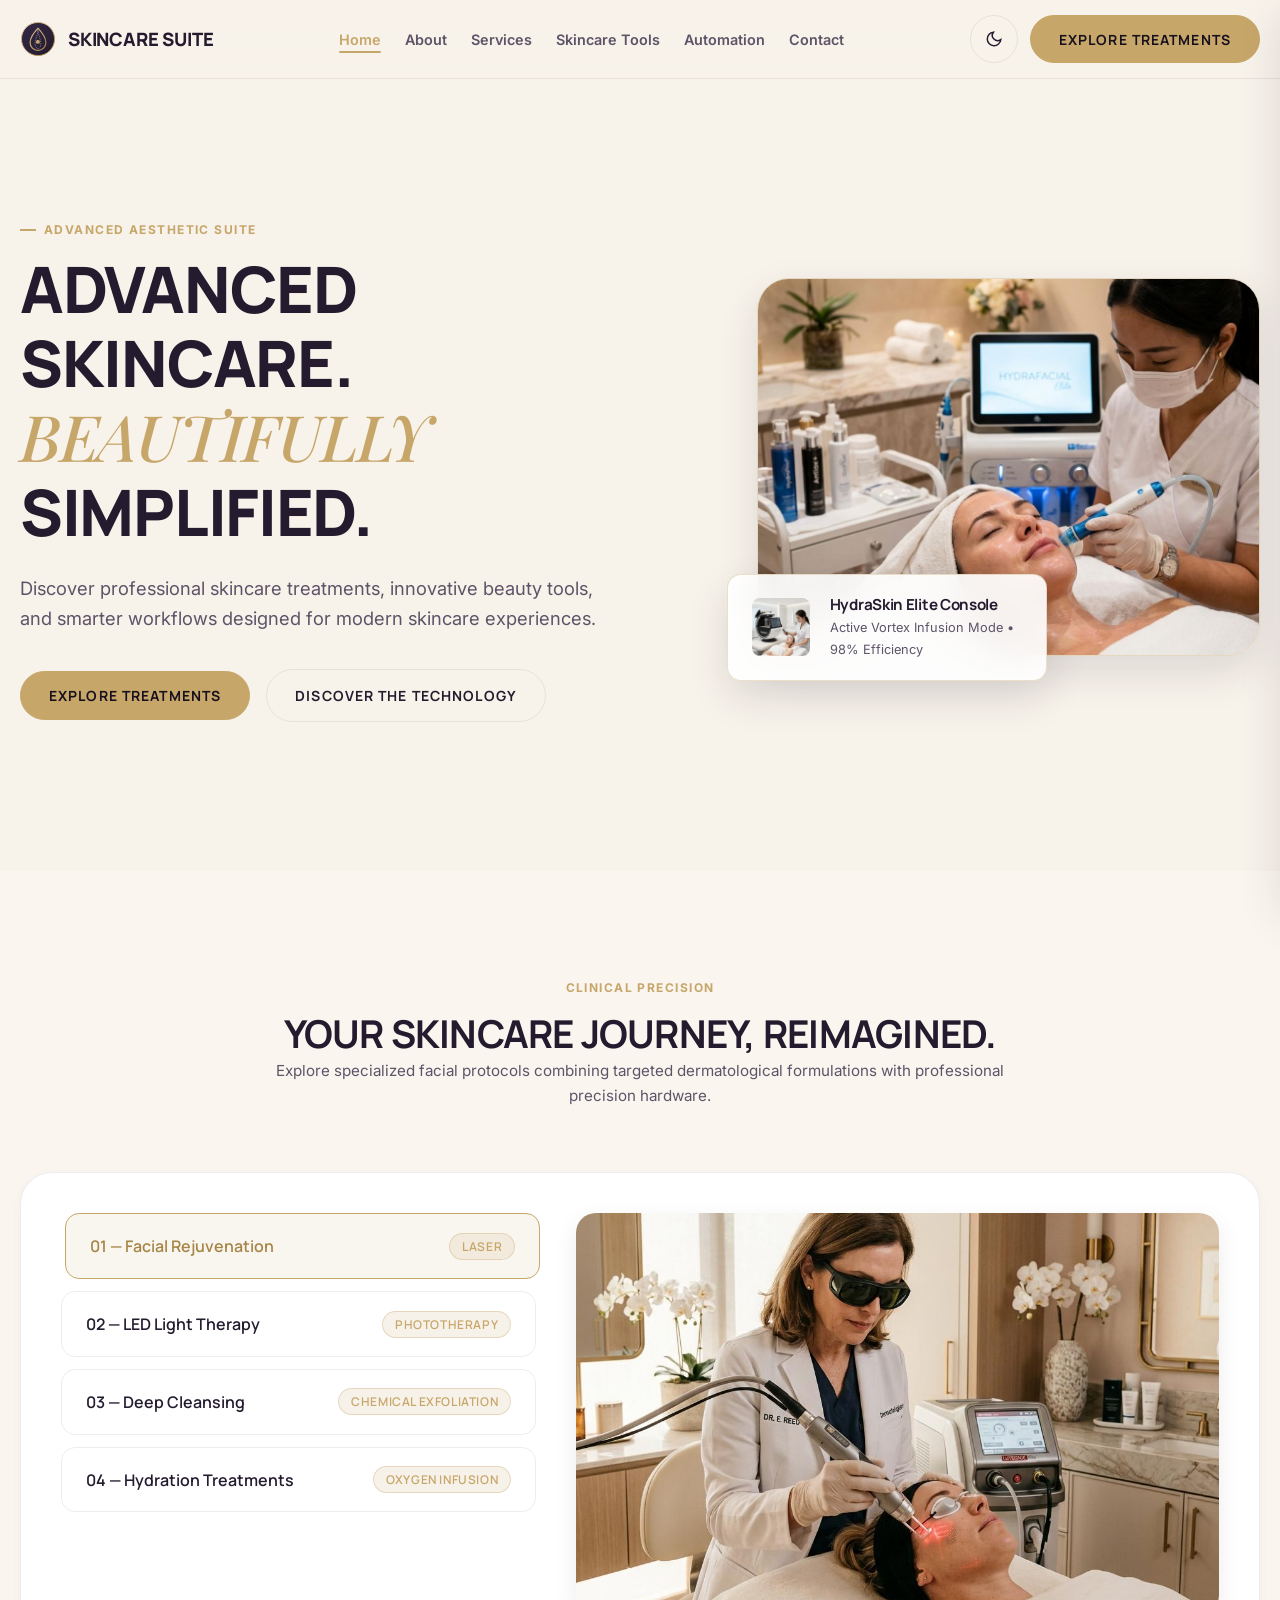
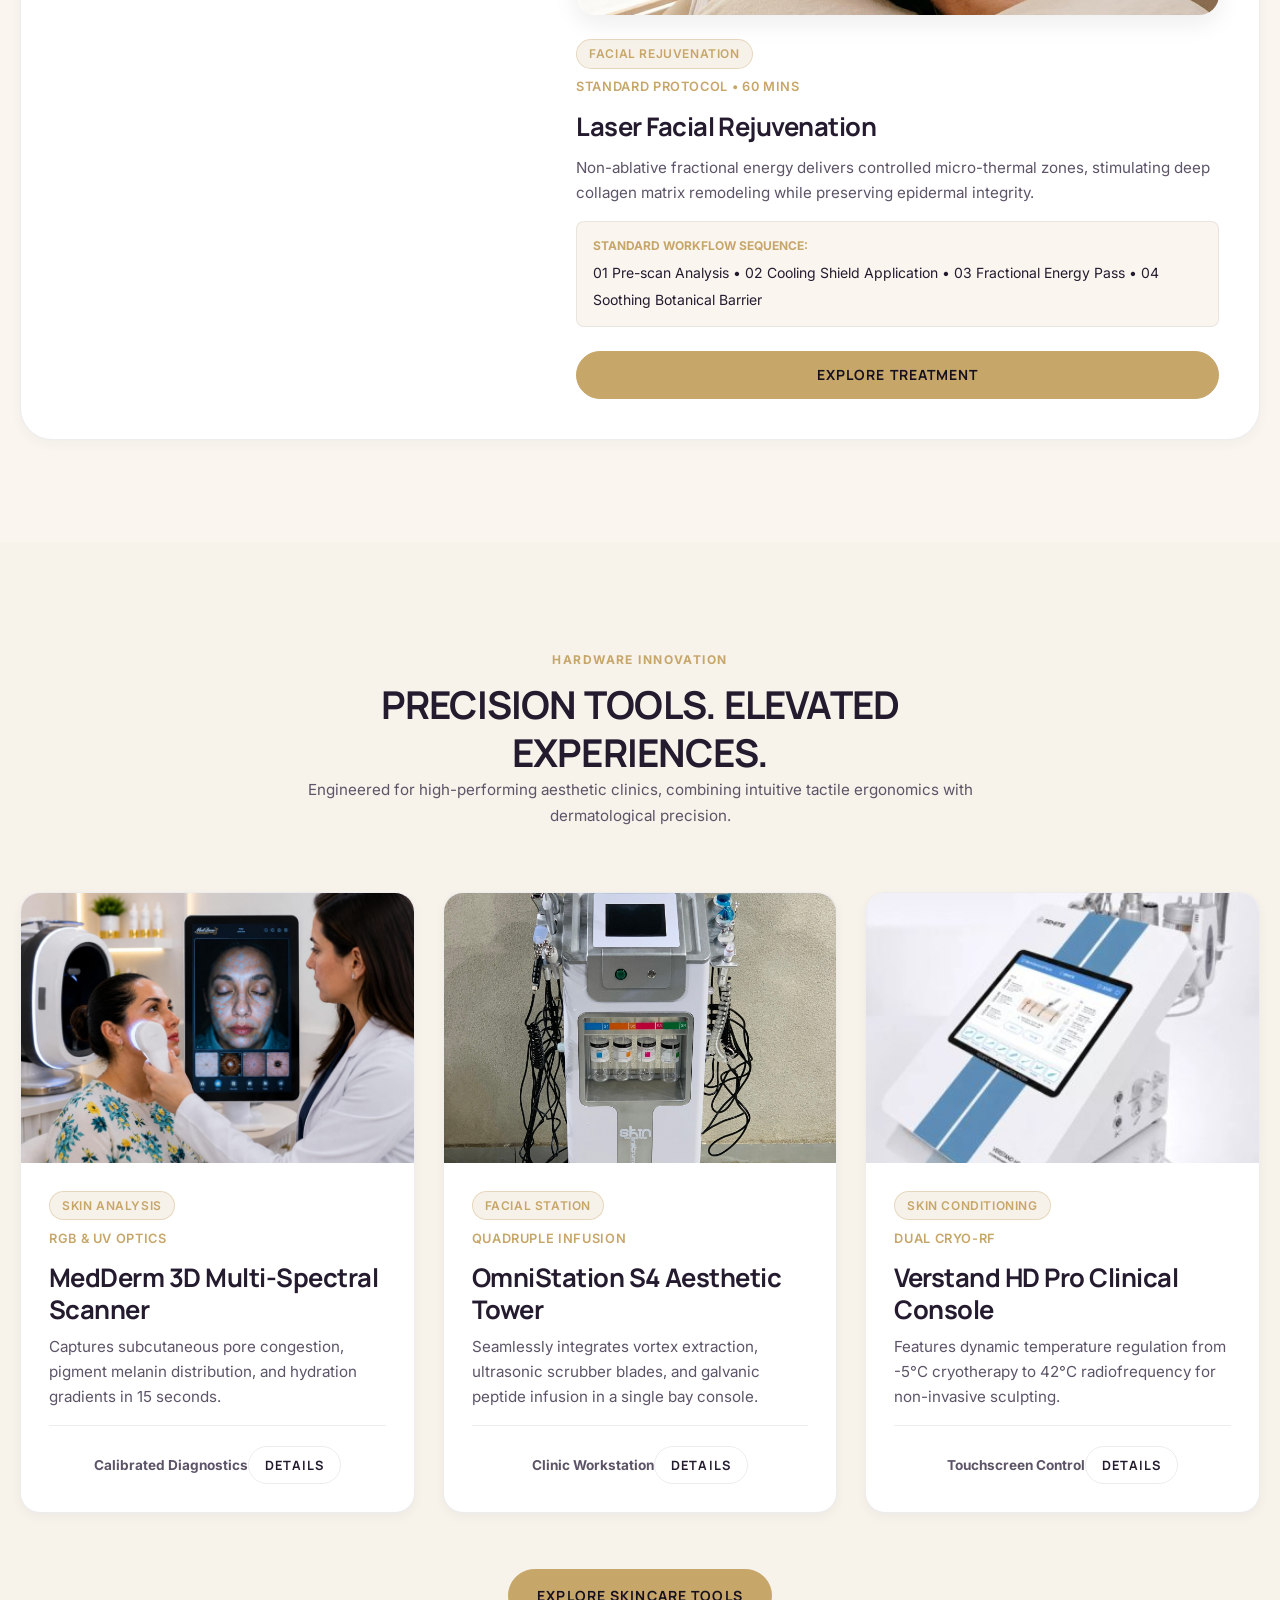
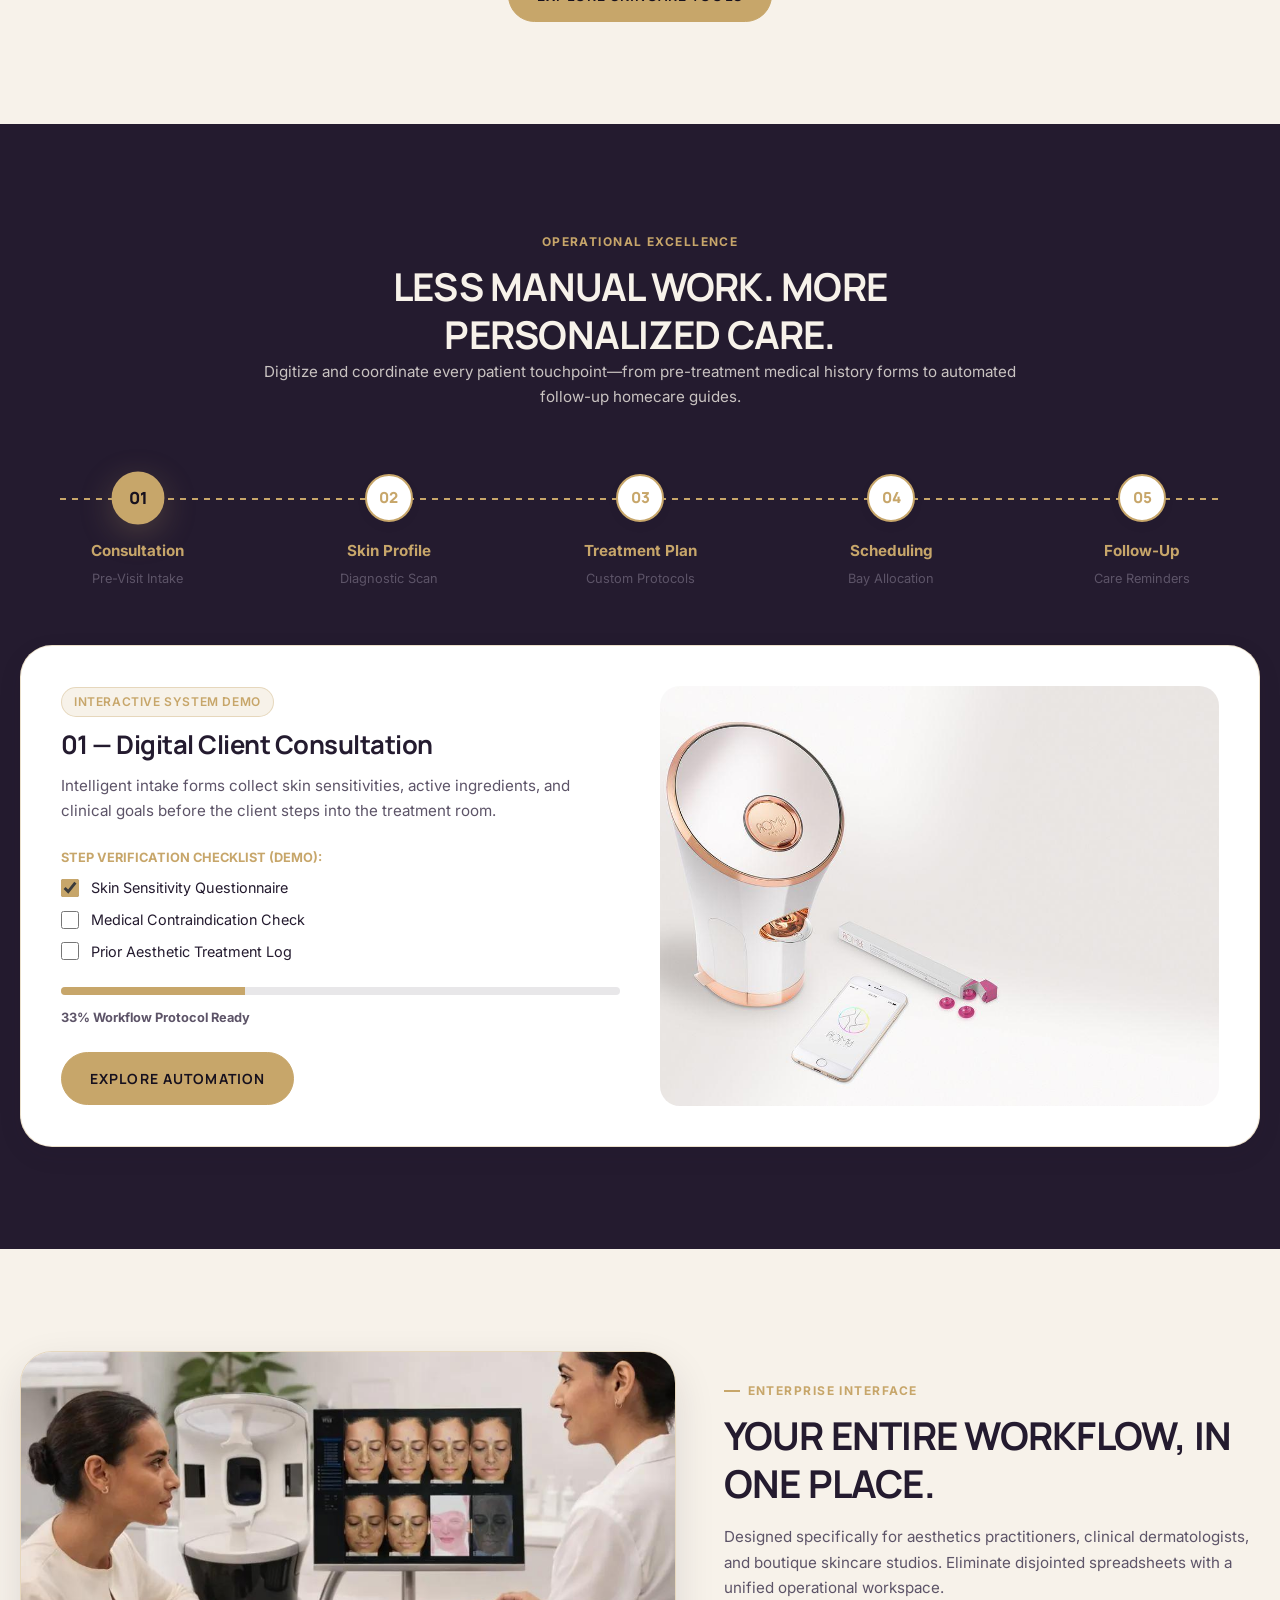
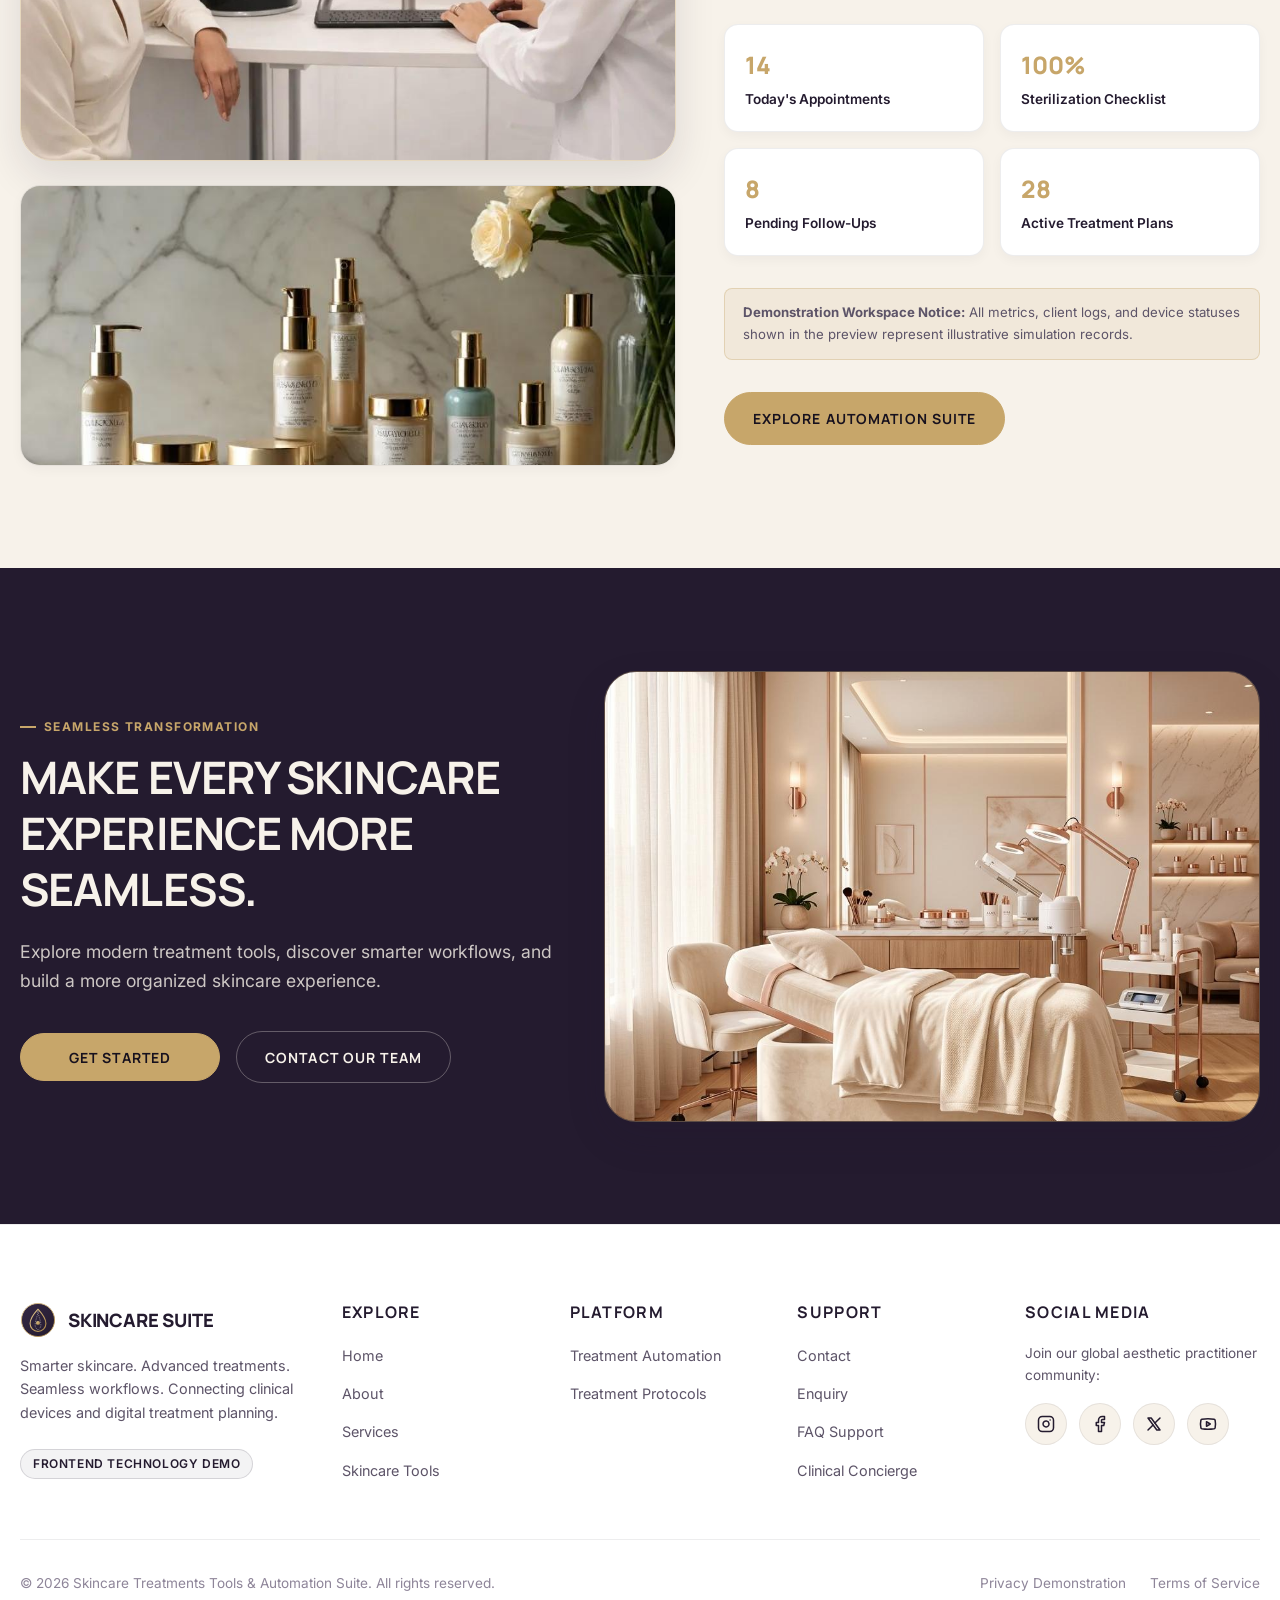
<file: index.html>
<!DOCTYPE html>
<html lang="en" dir="ltr" data-theme="light">
<head>
  <meta charset="UTF-8">
  <meta name="viewport" content="width=device-width, initial-scale=1.0">
  <title>Skincare Treatments Tools & Automation Suite | Smarter Skincare</title>
  <meta name="description" content="Discover professional skincare treatments, medical-grade beauty tools, and workflow automation designed for modern dermatological and aesthetic practices.">
  <link rel="canonical" href="https://empsf179it-tech.github.io/Skincare-Treatments-Tools-Automation-Suite/">
  <meta property="og:title" content="Skincare Treatments Tools & Automation Suite">
  <meta property="og:description" content="Smarter Skincare. Advanced Treatments. Seamless Workflows.">
  <meta property="og:image" content="assets/images/image-1.png">
  <link rel="icon" type="image/svg+xml" href="assets/images/favicon.svg">
  <link rel="stylesheet" href="assets/css/style.css">
</head>
<body>

  <!-- GLOBAL STICKY HEADER (Rule 9) -->
  <header class="site-header" id="siteHeader">
    <div class="container navbar">
      <a href="index.html" class="navbar-brand" aria-label="Skincare Suite Home">
        <img src="assets/images/logo.svg" alt="Skincare Suite Logo" class="brand-logo-svg" width="36" height="36">
        <span>Skincare Suite</span>
      </a>

      <nav aria-label="Main Navigation">
        <ul class="navbar-nav">
          <li><a href="index.html" class="nav-link active">Home</a></li>
          <li><a href="about.html" class="nav-link">About</a></li>
          <li><a href="services.html" class="nav-link">Services</a></li>
          <li><a href="tools.html" class="nav-link">Skincare Tools</a></li>
          <li><a href="automation.html" class="nav-link">Automation</a></li>
          <li><a href="contact.html" class="nav-link">Contact</a></li>
        </ul>
      </nav>

      <div class="navbar-actions">
        <button type="button" class="action-icon-btn js-theme-toggle" aria-label="Toggle light and dark mode" id="navThemeBtn">
          <span class="js-theme-icon">
            <svg width="18" height="18" viewBox="0 0 24 24" fill="none" stroke="currentColor" stroke-width="2"><path d="M21 12.79A9 9 0 1 1 11.21 3 7 7 0 0 0 21 12.79z"/></svg>
          </span>
        </button>

        <button type="button" class="btn btn-primary" data-open-enquiry data-enquiry-type="Treatment Information" id="navCtaBtn">
          Explore Treatments
        </button>

        <button type="button" class="hamburger-btn" aria-label="Toggle navigation menu" aria-expanded="false" id="hamburgerBtn">
          <span class="hamburger-line"></span>
          <span class="hamburger-line"></span>
          <span class="hamburger-line"></span>
        </button>
      </div>
    </div>
  </header>

  <!-- MOBILE NAVIGATION DRAWER (Rule 10) -->
  <div class="drawer-backdrop" id="drawerBackdrop"></div>
  <aside class="mobile-drawer" id="mobileDrawer" aria-label="Mobile Navigation">
    <div class="drawer-header">
      <a href="index.html" class="navbar-brand">
        <img src="assets/images/logo.svg" alt="Skincare Suite Logo" class="brand-logo-svg" width="32" height="32">
        <span>Skincare Suite</span>
      </a>
      <button type="button" class="drawer-close-btn" aria-label="Close menu">&times;</button>
    </div>

    <ul class="drawer-nav">
      <li><a href="index.html" class="nav-link active">Home</a></li>
      <li><a href="about.html" class="nav-link">About</a></li>
      <li><a href="services.html" class="nav-link">Services</a></li>
      <li><a href="tools.html" class="nav-link">Skincare Tools</a></li>
      <li><a href="automation.html" class="nav-link">Treatment Automation</a></li>
      <li><a href="contact.html" class="nav-link">Contact</a></li>
    </ul>

    <div class="drawer-actions">
      <div class="drawer-controls-row">
        <button type="button" class="action-icon-btn js-theme-toggle" aria-label="Toggle light/dark theme">
          <span class="js-theme-icon">
            <svg width="18" height="18" viewBox="0 0 24 24" fill="none" stroke="currentColor" stroke-width="2"><path d="M21 12.79A9 9 0 1 1 11.21 3 7 7 0 0 0 21 12.79z"/></svg>
          </span>
        </button>
      </div>

      <button type="button" class="btn btn-primary" style="width: 100%;" data-open-enquiry data-enquiry-type="Treatment Information">
        Explore Treatments
      </button>
    </div>
  </aside>

  <!-- MAIN CONTENT: EXACTLY 6 CONTENT SECTIONS (Rule 16) -->
  <main id="mainContent">

    <!-- HOME — SECTION 01: CINEMATIC HERO (Images: image-1.png & image-2.png) -->
    <section class="hero-cinematic" id="heroSection" aria-labelledby="heroHeadline">
      <div class="container hero-cinematic-grid">
        <div class="hero-cinematic-content">
          <span class="eyebrow">Advanced Aesthetic Suite</span>
          <h1 id="heroHeadline" class="display-title">
            ADVANCED SKINCARE. <span class="editorial-title">BEAUTIFULLY</span> SIMPLIFIED.
          </h1>
          <p style="margin-block: 1.5rem 2.25rem; font-size: 1.15rem; max-width: 580px;">
            Discover professional skincare treatments, innovative beauty tools, and smarter workflows designed for modern skincare experiences.
          </p>
          <div class="btn-group">
            <button type="button" class="btn btn-primary" data-open-enquiry data-enquiry-type="Treatment Information" style="min-width: 220px;">
              EXPLORE TREATMENTS
            </button>
            <a href="tools.html" class="btn btn-secondary" style="min-width: 220px;">
              DISCOVER THE TECHNOLOGY
            </a>
          </div>
        </div>

        <div class="hero-cinematic-visual">
          <div class="hero-main-img-box">
            <img src="assets/images/image-1.png" alt="Clinician performing professional HydraFacial vortex treatment in modern clinic" width="800" height="600" fetchpriority="high">
          </div>
          <!-- Layered floating interface detail with image-2.png -->
          <div class="hero-float-panel">
            <div class="float-thumb">
              <img src="assets/images/image-2.png" alt="HydraSkin modern aesthetic console treatment tip" width="58" height="58">
            </div>
            <div class="float-info">
              <h4>HydraSkin Elite Console</h4>
              <p>Active Vortex Infusion Mode • 98% Efficiency</p>
            </div>
          </div>
        </div>
      </div>
    </section>

    <!-- HOME — SECTION 02: TREATMENT DISCOVERY (Images: image-6.png, image-7.png, image-11.png, image-13.png) -->
    <section class="section-pad" id="treatmentDiscovery" aria-labelledby="discoveryTitle" style="background-color: var(--bg-card-alt);">
      <div class="container">
        <div class="section-header text-center">
          <span class="eyebrow">Clinical Precision</span>
          <h2 id="discoveryTitle">YOUR SKINCARE JOURNEY, REIMAGINED.</h2>
          <p>Explore specialized facial protocols combining targeted dermatological formulations with professional precision hardware.</p>
        </div>

        <div class="treatment-discovery-layout js-treatment-selector">
          <!-- Interactive Treatment Selector Navigation -->
          <div class="treatment-nav-list" role="tablist" aria-label="Treatment Categories">
            <button type="button" class="treatment-nav-item is-active" role="tab" aria-selected="true"
                    data-title="Laser Facial Rejuvenation"
                    data-category="Facial Rejuvenation"
                    data-desc="Non-ablative fractional energy delivers controlled micro-thermal zones, stimulating deep collagen matrix remodeling while preserving epidermal integrity."
                    data-workflow="01 Pre-scan Analysis • 02 Cooling Shield Application • 03 Fractional Energy Pass • 04 Soothing Botanical Barrier"
                    data-img="assets/images/image-6.png">
              <span>01 — Facial Rejuvenation</span>
              <span class="badge">Laser</span>
            </button>

            <button type="button" class="treatment-nav-item" role="tab" aria-selected="false"
                    data-title="LED Bio-Phototherapy Mask"
                    data-category="LED Light Therapy"
                    data-desc="Multi-spectral 633nm red and 415nm blue light waves energize cellular ATP synthesis, calming inflammation and accelerating dermal recovery."
                    data-workflow="01 Surface Cleansing • 02 Multi-Spectrum LED Calibration • 03 20-min Phototherapy • 04 Barrier Hydration"
                    data-img="assets/images/image-7.png">
              <span>02 — LED Light Therapy</span>
              <span class="badge">Phototherapy</span>
            </button>

            <button type="button" class="treatment-nav-item" role="tab" aria-selected="false"
                    data-title="Clinical Acid Exfoliation Peel"
                    data-category="Deep Cleansing"
                    data-desc="Precision buffered alpha and beta hydroxy acid brush application dissolve dead cellular adhesion, refining pores and restoring luminous skin tone."
                    data-workflow="01 pH Balancing Prep • 02 Fan Brush Acid Layering • 03 Neutralizing Infusion • 04 Hyaluronic Sealing"
                    data-img="assets/images/image-11.png">
              <span>03 — Deep Cleansing</span>
              <span class="badge">Chemical Exfoliation</span>
            </button>

            <button type="button" class="treatment-nav-item" role="tab" aria-selected="false"
                    data-title="Hyperbaric OxyCryo Infusion"
                    data-category="Hydration Treatments"
                    data-desc="Medical-grade pressurized 98% pure oxygen nebulizes low-molecular hyaluronic acid directly into epidermal layers for instant plumpness and barrier replenishment."
                    data-workflow="01 Sonic Deincrustation • 02 Oxygen Mist Nebulization • 03 Cryo-probe Micro-cooling • 04 Moisture Locking"
                    data-img="assets/images/image-13.png">
              <span>04 — Hydration Treatments</span>
              <span class="badge">Oxygen Infusion</span>
            </button>
          </div>

          <!-- Dynamic Display Panel -->
          <div class="treatment-preview-panel">
            <div class="treatment-preview-img">
              <img src="assets/images/image-6.png" alt="Laser Facial Rejuvenation treatment procedure" class="js-treatment-img" width="700" height="440" loading="lazy">
            </div>
            <div class="treatment-preview-content">
              <div class="card-meta">
                <span class="badge js-treatment-category">Facial Rejuvenation</span>
                <span>Standard Protocol • 60 Mins</span>
              </div>
              <h3 class="js-treatment-title" style="margin-bottom: 0.75rem;">Laser Facial Rejuvenation</h3>
              <p class="js-treatment-desc" style="margin-bottom: 1rem;">
                Non-ablative fractional energy delivers controlled micro-thermal zones, stimulating deep collagen matrix remodeling while preserving epidermal integrity.
              </p>
              <div class="treatment-workflow-box" style="background: var(--bg-card-alt); border: 1px solid var(--border-subtle); border-radius: var(--radius-sm); padding: 0.85rem 1rem; margin-bottom: 1.5rem;">
                <span class="workflow-sequence-label" style="font-size: 0.75rem; text-transform: uppercase; font-weight: 700; color: var(--accent-champagne); display: block; margin-bottom: 0.25rem;">Standard Workflow Sequence:</span>
                <span class="js-treatment-workflow" style="font-size: 0.875rem; color: var(--text-main);">01 Pre-scan Analysis • 02 Cooling Shield Application • 03 Fractional Energy Pass • 04 Soothing Botanical Barrier</span>
              </div>
              <button type="button" class="btn btn-primary js-treatment-cta" data-open-enquiry data-enquiry-type="Treatment Information" data-enquiry-item="Laser Facial Rejuvenation">
                EXPLORE TREATMENT
              </button>
            </div>
          </div>
        </div>
      </div>
    </section>

    <!-- HOME — SECTION 03: PROFESSIONAL SKINCARE TOOLS (Images: image-4.png, image-19.png, image-20.png) -->
    <!-- 3-card rule: 3 cols on desktop, 2 in row 1 + 1 centered below at 768px-1024px, 1 col mobile -->
    <section class="section-pad" id="toolsShowcase" aria-labelledby="toolsTitle">
      <div class="container">
        <div class="section-header text-center">
          <span class="eyebrow">Hardware Innovation</span>
          <h2 id="toolsTitle">PRECISION TOOLS. ELEVATED EXPERIENCES.</h2>
          <p>Engineered for high-performing aesthetic clinics, combining intuitive tactile ergonomics with dermatological precision.</p>
        </div>

        <div class="grid-3-cards">
          <!-- Card 1: image-4.png (MedDerm 3D multi-spectral facial scanner) -->
          <article class="premium-card">
            <div class="card-media">
              <img src="assets/images/image-4.png" alt="MedDerm 3D multi-spectral facial scanner console" width="600" height="420" loading="lazy">
            </div>
            <div class="card-body">
              <div class="card-meta">
                <span class="badge">Skin Analysis</span>
                <span>RGB & UV Optics</span>
              </div>
              <h3>MedDerm 3D Multi-Spectral Scanner</h3>
              <p>Captures subcutaneous pore congestion, pigment melanin distribution, and hydration gradients in 15 seconds.</p>
              <div class="card-footer">
                <span style="font-weight: 700; font-size: 0.85rem; color: var(--text-muted);">Calibrated Diagnostics</span>
                <a href="tools.html#dermaview" class="btn btn-secondary" style="min-height: 38px; padding: 0.4rem 1rem; font-size: 0.8rem;">Details</a>
              </div>
            </div>
          </article>

          <!-- Card 2: image-19.png (Multifunctional facial station with LED mask & chambers S1-S4) -->
          <article class="premium-card">
            <div class="card-media">
              <img src="assets/images/image-19.png" alt="Multifunctional facial treatment station with quadruple solution chambers" width="600" height="420" loading="lazy">
            </div>
            <div class="card-body">
              <div class="card-meta">
                <span class="badge">Facial Station</span>
                <span>Quadruple Infusion</span>
              </div>
              <h3>OmniStation S4 Aesthetic Tower</h3>
              <p>Seamlessly integrates vortex extraction, ultrasonic scrubber blades, and galvanic peptide infusion in a single bay console.</p>
              <div class="card-footer">
                <span style="font-weight: 700; font-size: 0.85rem; color: var(--text-muted);">Clinic Workstation</span>
                <a href="tools.html#hydroflow" class="btn btn-secondary" style="min-height: 38px; padding: 0.4rem 1rem; font-size: 0.8rem;">Details</a>
              </div>
            </div>
          </article>

          <!-- Card 3: image-20.png (Zemits Verstand HD Pro console) - Centered below on tablet (Rule 14) -->
          <article class="premium-card">
            <div class="card-media">
              <img src="assets/images/image-20.png" alt="Zemits Verstand HD Pro clinical aesthetic console" width="600" height="420" loading="lazy">
            </div>
            <div class="card-body">
              <div class="card-meta">
                <span class="badge">Skin Conditioning</span>
                <span>Dual Cryo-RF</span>
              </div>
              <h3>Verstand HD Pro Clinical Console</h3>
              <p>Features dynamic temperature regulation from -5°C cryotherapy to 42°C radiofrequency for non-invasive sculpting.</p>
              <div class="card-footer">
                <span style="font-weight: 700; font-size: 0.85rem; color: var(--text-muted);">Touchscreen Control</span>
                <a href="tools.html#thermalift" class="btn btn-secondary" style="min-height: 38px; padding: 0.4rem 1rem; font-size: 0.8rem;">Details</a>
              </div>
            </div>
          </article>
        </div>

        <div style="text-align: center; margin-top: 3.5rem;">
          <a href="tools.html" class="btn btn-primary" style="min-width: 240px;">
            EXPLORE SKINCARE TOOLS
          </a>
        </div>
      </div>
    </section>

    <!-- HOME — SECTION 04: SMART WORKFLOW AUTOMATION (Image: image-66.png) -->
    <section class="section-pad section-dark js-workflow-section" id="workflowSection" aria-labelledby="workflowTitle">
      <div class="container">
        <div class="section-header text-center">
          <span class="eyebrow">Operational Excellence</span>
          <h2 id="workflowTitle">LESS MANUAL WORK. MORE PERSONALIZED CARE.</h2>
          <p>Digitize and coordinate every patient touchpoint—from pre-treatment medical history forms to automated follow-up homecare guides.</p>
        </div>

        <!-- 5-Step Connected Timeline -->
        <div class="workflow-stepper" role="tablist" aria-label="Workflow Stages">
          <div class="workflow-step is-active" role="tab" tabindex="0"
               data-title="01 — Digital Client Consultation"
               data-desc="Intelligent intake forms collect skin sensitivities, active ingredients, and clinical goals before the client steps into the treatment room."
               data-img="assets/images/image-66.png"
               data-tasks="Skin Sensitivity Questionnaire;Medical Contraindication Check;Prior Aesthetic Treatment Log">
            <div class="step-bubble">01</div>
            <div>
              <div class="step-label">Consultation</div>
              <div class="step-desc">Pre-Visit Intake</div>
            </div>
          </div>

          <div class="workflow-step" role="tab" tabindex="0"
               data-title="02 — Multi-Spectral Skin Profile"
               data-desc="Diagnostic data imports directly into the client record, creating an objective baseline to track melanin, moisture, and pore depth."
               data-img="assets/images/image-66.png"
               data-tasks="Multi-Spectral Baseline Capture;Moisture Level Reading;Melanin Mapping Analysis">
            <div class="step-bubble">02</div>
            <div>
              <div class="step-label">Skin Profile</div>
              <div class="step-desc">Diagnostic Scan</div>
            </div>
          </div>

          <div class="workflow-step" role="tab" tabindex="0"
               data-title="03 — Treatment Protocol Formulation"
               data-desc="Clinicians configure customized solution sequences, device power calibrations, and serum layering guidelines for the visit."
               data-img="assets/images/image-66.png"
               data-tasks="Exfoliation Intensity Selection;Serum Infusion Ratios;Active Device Settings">
            <div class="step-bubble">03</div>
            <div>
              <div class="step-label">Treatment Plan</div>
              <div class="step-desc">Custom Protocols</div>
            </div>
          </div>

          <div class="workflow-step" role="tab" tabindex="0"
               data-title="04 — Synchronized Bay Scheduling"
               data-desc="Smart allocation automatically aligns treatment room availability, equipment sanitization windows, and therapist schedules."
               data-img="assets/images/image-66.png"
               data-tasks="Treatment Room Booking;Sterilization Interval Lock;Aesthetician Assignment">
            <div class="step-bubble">04</div>
            <div>
              <div class="step-label">Scheduling</div>
              <div class="step-desc">Bay Allocation</div>
            </div>
          </div>

          <div class="workflow-step" role="tab" tabindex="0"
               data-title="05 — Automated Follow-up Reminders"
               data-desc="Automated post-treatment care routines and touchpoint reminders ensure optimal recovery and seamless appointment rebooking."
               data-img="assets/images/image-66.png"
               data-tasks="Post-Care Routine Email;Day-3 Recovery Check-in;4-Week Rebooking Link">
            <div class="step-bubble">05</div>
            <div>
              <div class="step-label">Follow-Up</div>
              <div class="step-desc">Care Reminders</div>
            </div>
          </div>
        </div>

        <!-- Workflow Display Preview Box with image-66.png -->
        <div class="workflow-display-box" style="margin-top: 3.5rem;">
          <div>
            <span class="badge" style="margin-bottom: 0.75rem;">Interactive System Demo</span>
            <h3 class="js-workflow-title" style="margin-bottom: 0.75rem; color: var(--text-main);">01 — Digital Client Consultation</h3>
            <p class="js-workflow-desc" style="margin-bottom: 1.5rem; color: var(--text-muted);">
              Intelligent intake forms collect skin sensitivities, active ingredients, and clinical goals before the client steps into the treatment room.
            </p>

            <div style="margin-bottom: 1.5rem;">
              <span style="font-size: 0.8rem; font-weight: 700; text-transform: uppercase; color: var(--accent-champagne); display: block; margin-bottom: 0.5rem;">
                Step Verification Checklist (Demo):
              </span>
              <div class="js-workflow-tasks" style="color: var(--text-main);">
                <label style="display: flex; align-items: center; gap: 0.75rem; margin-bottom: 0.5rem; cursor: pointer; font-size: 0.9rem;">
                  <input type="checkbox" class="js-workflow-chk" checked style="accent-color: var(--accent-champagne); width: 18px; height: 18px;">
                  <span>Skin Sensitivity Questionnaire</span>
                </label>
                <label style="display: flex; align-items: center; gap: 0.75rem; margin-bottom: 0.5rem; cursor: pointer; font-size: 0.9rem;">
                  <input type="checkbox" class="js-workflow-chk" style="accent-color: var(--accent-champagne); width: 18px; height: 18px;">
                  <span>Medical Contraindication Check</span>
                </label>
                <label style="display: flex; align-items: center; gap: 0.75rem; margin-bottom: 0.5rem; cursor: pointer; font-size: 0.9rem;">
                  <input type="checkbox" class="js-workflow-chk" style="accent-color: var(--accent-champagne); width: 18px; height: 18px;">
                  <span>Prior Aesthetic Treatment Log</span>
                </label>
              </div>
            </div>

            <!-- Progress bar -->
            <div style="background: rgba(36, 27, 47, 0.1); border-radius: var(--radius-pill); height: 8px; width: 100%; overflow: hidden; margin-bottom: 0.75rem;">
              <div class="js-workflow-progress-bar" style="background: var(--accent-champagne); height: 100%; width: 33%; transition: width 0.3s ease;"></div>
            </div>
            <div class="js-workflow-progress-text" style="font-size: 0.8rem; font-weight: 700; color: var(--text-muted); margin-bottom: 1.5rem;">
              33% Workflow Protocol Ready
            </div>

            <a href="automation.html" class="btn btn-primary" style="min-width: 200px;">
              EXPLORE AUTOMATION
            </a>
          </div>

          <div class="workflow-display-img">
            <img src="assets/images/image-66.png" alt="Romy Paris smart skincare formulating hardware and digital companion app" class="js-workflow-img" width="600" height="450" loading="lazy">
          </div>
        </div>
      </div>
    </section>

    <!-- HOME — SECTION 05: THE DIGITAL SKINCARE STUDIO (Images: image-36.png & image-61.png) -->
    <section class="section-pad" id="studioPreview" aria-labelledby="studioTitle">
      <div class="container grid-editorial">
        <div style="display: flex; flex-direction: column; gap: 1.5rem;">
          <div style="border-radius: var(--radius-xl); overflow: hidden; box-shadow: var(--shadow-lg); border: 1px solid var(--border-champagne); aspect-ratio: 16/10;">
            <img src="assets/images/image-36.png" alt="3D facial scan digital interface and clinical workflow diagnostic monitor" width="700" height="440" loading="lazy" style="width: 100%; height: 100%; object-fit: cover;">
          </div>
          <div style="border-radius: var(--radius-lg); overflow: hidden; box-shadow: var(--shadow-sm); border: 1px solid var(--border-subtle); aspect-ratio: 21/9;">
            <img src="assets/images/image-61.png" alt="Gold aesthetic product collection and dispensary formulations on marble plinth" width="700" height="300" loading="lazy" style="width: 100%; height: 100%; object-fit: cover;">
          </div>
        </div>

        <div>
          <span class="eyebrow">Enterprise Interface</span>
          <h2 id="studioTitle">YOUR ENTIRE WORKFLOW, IN ONE PLACE.</h2>
          <p style="margin-block: 1rem 1.5rem;">
            Designed specifically for aesthetics practitioners, clinical dermatologists, and boutique skincare studios. Eliminate disjointed spreadsheets with a unified operational workspace.
          </p>

          <div class="studio-metrics-grid">
            <div class="studio-metric-card">
              <span class="studio-metric-num">14</span>
              <span class="studio-metric-label">Today's Appointments</span>
            </div>
            <div class="studio-metric-card">
              <span class="studio-metric-num">100%</span>
              <span class="studio-metric-label">Sterilization Checklist</span>
            </div>
            <div class="studio-metric-card">
              <span class="studio-metric-num">8</span>
              <span class="studio-metric-label">Pending Follow-Ups</span>
            </div>
            <div class="studio-metric-card">
              <span class="studio-metric-num">28</span>
              <span class="studio-metric-label">Active Treatment Plans</span>
            </div>
          </div>

          <div class="auth-demo-notice" style="margin-bottom: 2rem;">
            <strong>Demonstration Workspace Notice:</strong> All metrics, client logs, and device statuses shown in the preview represent illustrative simulation records.
          </div>

          <a href="automation.html" class="btn btn-primary" style="min-width: 240px;">
            EXPLORE AUTOMATION SUITE
          </a>
        </div>
      </div>
    </section>

    <!-- HOME — SECTION 06: PREMIUM FINAL CTA (Image: image-5.png) -->
    <section class="section-pad section-dark" id="homeFinalCta" aria-labelledby="ctaTitle" style="position: relative; overflow: hidden;">
      <div class="container grid-editorial-reverse">
        <div>
          <span class="eyebrow">Seamless Transformation</span>
          <h2 id="ctaTitle" style="font-size: clamp(2rem, 3.5vw, 3rem); margin-bottom: 1.25rem;">
            MAKE EVERY SKINCARE EXPERIENCE MORE SEAMLESS.
          </h2>
          <p style="font-size: 1.1rem; color: rgba(247, 242, 234, 0.8); margin-bottom: 2.25rem;">
            Explore modern treatment tools, discover smarter workflows, and build a more organized skincare experience.
          </p>
          <div class="btn-group">
            <button type="button" class="btn btn-primary" data-open-enquiry data-enquiry-type="General Enquiry" style="min-width: 200px;">
              GET STARTED
            </button>
            <a href="contact.html" class="btn btn-ghost-dark" style="min-width: 200px;">
              CONTACT OUR TEAM
            </a>
          </div>
        </div>

        <div style="position: relative; border-radius: var(--radius-xl); overflow: hidden; border: 1px solid var(--border-champagne); box-shadow: var(--shadow-lg); aspect-ratio: 16/11;">
          <img src="assets/images/image-5.png" alt="Luxury aesthetic clinic treatment suite with ergonomic treatment bed and studio lighting" width="700" height="480" loading="lazy" style="width: 100%; height: 100%; object-fit: cover;">
        </div>
      </div>
    </section>

  </main>

  <!-- GLOBAL FOOTER (Rules 30, 31) - White background with Midnight Plum text -->
  <footer class="site-footer" id="siteFooter">
    <div class="container">
      <div class="footer-grid">
        <!-- Brand Col -->
        <div>
          <a href="index.html" class="navbar-brand" style="margin-bottom: 1rem;">
            <img src="assets/images/logo.svg" alt="Skincare Suite Logo" class="brand-logo-svg" width="32" height="32">
            <span>Skincare Suite</span>
          </a>
          <p style="margin-bottom: 1.5rem;">
            Smarter skincare. Advanced treatments. Seamless workflows. Connecting clinical devices and digital treatment planning.
          </p>
          <span class="badge">
            Frontend Technology Demo
          </span>
        </div>

        <!-- Explore Col -->
        <div>
          <h4>Explore</h4>
          <ul class="footer-nav">
            <li><a href="index.html">Home</a></li>
            <li><a href="about.html">About</a></li>
            <li><a href="services.html">Services</a></li>
            <li><a href="tools.html">Skincare Tools</a></li>
          </ul>
        </div>

        <!-- Platform Col -->
        <div>
          <h4>Platform</h4>
          <ul class="footer-nav">
            <li><a href="automation.html">Treatment Automation</a></li>
            <li><a href="services.html#treatmentCollection">Treatment Protocols</a></li>
          </ul>
        </div>

        <!-- Support Col -->
        <div>
          <h4>Support</h4>
          <ul class="footer-nav">
            <li><a href="contact.html">Contact</a></li>
            <li><a href="#" data-open-enquiry data-enquiry-type="General Enquiry">Enquiry</a></li>
            <li><a href="contact.html#faq">FAQ Support</a></li>
            <li><a href="contact.html#concierge">Clinical Concierge</a></li>
          </ul>
        </div>

        <!-- Social Media Col with SVG Icons & Champagne Lift Hover (Rule 30) -->
        <div>
          <h4>Social Media</h4>
          <p style="font-size: 0.85rem; margin-bottom: 0.75rem;">Join our global aesthetic practitioner community:</p>
          <div class="social-icons">
            <a href="https://instagram.com" target="_blank" rel="noopener noreferrer" class="social-icon-btn" aria-label="Follow us on Instagram">
              <svg width="18" height="18" viewBox="0 0 24 24" fill="none" stroke="currentColor" stroke-width="2" stroke-linecap="round" stroke-linejoin="round"><rect width="20" height="20" x="2" y="2" rx="5" ry="5"/><path d="M16 11.37A4 4 0 1 1 12.63 8 4 4 0 0 1 16 11.37z"/><line x1="17.5" x2="17.51" y1="6.5" y2="6.5"/></svg>
            </a>
            <a href="https://facebook.com" target="_blank" rel="noopener noreferrer" class="social-icon-btn" aria-label="Follow us on Facebook">
              <svg width="18" height="18" viewBox="0 0 24 24" fill="none" stroke="currentColor" stroke-width="2" stroke-linecap="round" stroke-linejoin="round"><path d="M18 2h-3a5 5 0 0 0-5 5v3H7v4h3v8h4v-8h3l1-4h-4V7a1 1 0 0 1 1-1h3z"/></svg>
            </a>
            <a href="https://x.com" target="_blank" rel="noopener noreferrer" class="social-icon-btn" aria-label="Follow us on X">
              <svg width="18" height="18" viewBox="0 0 24 24" fill="none" stroke="currentColor" stroke-width="2" stroke-linecap="round" stroke-linejoin="round"><path d="M4 4l11.733 16h4.267l-11.733 -16z"/><path d="M4 20l6.768 -6.768m2.46 -2.46l6.772 -6.772"/></svg>
            </a>
            <a href="https://youtube.com" target="_blank" rel="noopener noreferrer" class="social-icon-btn" aria-label="Follow us on YouTube">
              <svg width="18" height="18" viewBox="0 0 24 24" fill="none" stroke="currentColor" stroke-width="2" stroke-linecap="round" stroke-linejoin="round"><path d="M2.5 17a24.12 24.12 0 0 1 0-10 2 2 0 0 1 1.4-1.4 49.56 49.56 0 0 1 16.2 0A2 2 0 0 1 21.5 7a24.12 24.12 0 0 1 0 10 2 2 0 0 1-1.4 1.4 49.55 49.55 0 0 1-16.2 0A2 2 0 0 1 2.5 17"/><polygon points="10 15 15 12 10 9 10 15"/></svg>
            </a>
          </div>
        </div>
      </div>

      <div class="footer-bottom">
        <div>© 2026 Skincare Treatments Tools & Automation Suite. All rights reserved.</div>
        <div style="display: flex; gap: 1.5rem;">
          <a href="contact.html">Privacy Demonstration</a>
          <a href="contact.html">Terms of Service</a>
        </div>
      </div>
    </div>
  </footer>

  <!-- GLOBAL SHARED ENQUIRY MODAL (Rule 25) -->
  <div class="modal-overlay" id="enquiryModal" role="dialog" aria-modal="true" aria-labelledby="modalTitle">
    <div class="modal-container">
      <div class="modal-header">
        <h3 id="modalTitle">LET’S TALK SKINCARE.</h3>
        <button type="button" class="modal-close-btn" aria-label="Close enquiry modal">&times;</button>
      </div>

      <div class="modal-body">
        <form id="enquiryForm" novalidate>
          <div class="form-group">
            <label for="enquiryName" class="form-label">Full Name *</label>
            <input type="text" id="enquiryName" class="form-control" placeholder="Dr. or Ms./Mr. Full Name" required>
            <div class="form-feedback"></div>
          </div>

          <div class="modal-form-grid-2">
            <div class="form-group">
              <label for="enquiryEmail" class="form-label">Email Address *</label>
              <input type="email" id="enquiryEmail" class="form-control" placeholder="hello@example.com" required>
              <div class="form-feedback"></div>
            </div>
            <div class="form-group">
              <label for="enquiryPhone" class="form-label">Phone (Optional)</label>
              <input type="tel" id="enquiryPhone" class="form-control" placeholder="+1 (000) 000-0000">
              <div class="form-feedback"></div>
            </div>
          </div>

          <div class="modal-form-grid-2">
            <div class="form-group">
              <label for="enquiryType" class="form-label">Enquiry Type *</label>
              <select id="enquiryType" class="form-control form-select" required>
                <option value="Treatment Information">Treatment Information</option>
                <option value="Skincare Tools">Skincare Tools</option>
                <option value="Automation Features">Automation Features</option>
                <option value="Appointment Workflow">Appointment Workflow</option>
                <option value="Technical Support">Technical Support</option>
                <option value="General Enquiry">General Enquiry</option>
              </select>
            </div>
            <div class="form-group">
              <label for="enquiryItem" class="form-label">Treatment or Tool Focus</label>
              <input type="text" id="enquiryItem" class="form-control" placeholder="Selected service or device">
            </div>
          </div>

          <div class="form-group">
            <label for="enquiryDate" class="form-label">Preferred Demo Date (Optional)</label>
            <input type="date" id="enquiryDate" class="form-control">
          </div>

          <div class="form-group">
            <label for="enquiryMessage" class="form-label">Message *</label>
            <textarea id="enquiryMessage" class="form-control" rows="4" placeholder="Tell us about your skincare treatment goals or studio workflow needs..." required></textarea>
            <div class="form-feedback"></div>
          </div>

          <div class="modal-footer" style="padding-inline: 0; padding-bottom: 0;">
            <button type="button" class="btn btn-secondary js-modal-cancel">CANCEL</button>
            <button type="submit" class="btn btn-primary">SEND ENQUIRY</button>
          </div>
        </form>

        <!-- Success Feedback State -->
        <div class="modal-success-state">
          <div class="modal-success-icon">✓</div>
          <h3 style="margin-bottom: 0.75rem;">ENQUIRY PREPARED SUCCESSFULLY</h3>
          <p style="margin-bottom: 1.5rem;">
            Thank you. Your enquiry has been prepared in this frontend demonstration.
          </p>
          <button type="button" class="btn btn-primary js-modal-success-dismiss">
            Done
          </button>
        </div>
      </div>
    </div>
  </div>

  <!-- GLOBAL SEARCH MODAL (Rule 26) -->
  <div class="modal-overlay" id="searchModal" role="dialog" aria-modal="true" aria-labelledby="searchModalTitle">
    <div class="modal-container search-modal-container">
      <div class="modal-header">
        <h3 id="searchModalTitle">Search Skincare Suite</h3>
        <button type="button" class="modal-close-btn" aria-label="Close search">&times;</button>
      </div>
      <div class="modal-body">
        <div class="search-input-wrapper">
          <span class="search-icon-inside">
            <svg width="20" height="20" viewBox="0 0 24 24" fill="none" stroke="currentColor" stroke-width="2"><circle cx="11" cy="11" r="8"/><line x1="21" y1="21" x2="16.65" y2="16.65"/></svg>
          </span>
          <input type="text" id="globalSearchInput" class="search-input" placeholder="Search treatments, tools, workflows, or pages...">
        </div>
        <div class="search-results-list" id="searchResultsList">
          <!-- Dynamic results injected by main.js -->
        </div>
      </div>
    </div>
  </div>

  <!-- Drop to Top / Scroll to Top Button -->
  <button type="button" class="scroll-to-top-btn js-scroll-to-top" id="scrollToTopBtn" aria-label="Drop to top" title="Drop to top">
    <svg width="20" height="20" viewBox="0 0 24 24" fill="none" stroke="currentColor" stroke-width="2.5" stroke-linecap="round" stroke-linejoin="round">
      <path d="M18 15l-6-6-6 6"/>
    </svg>
  </button>

  <script src="assets/js/main.js"></script>
</body>
</html>
</file>
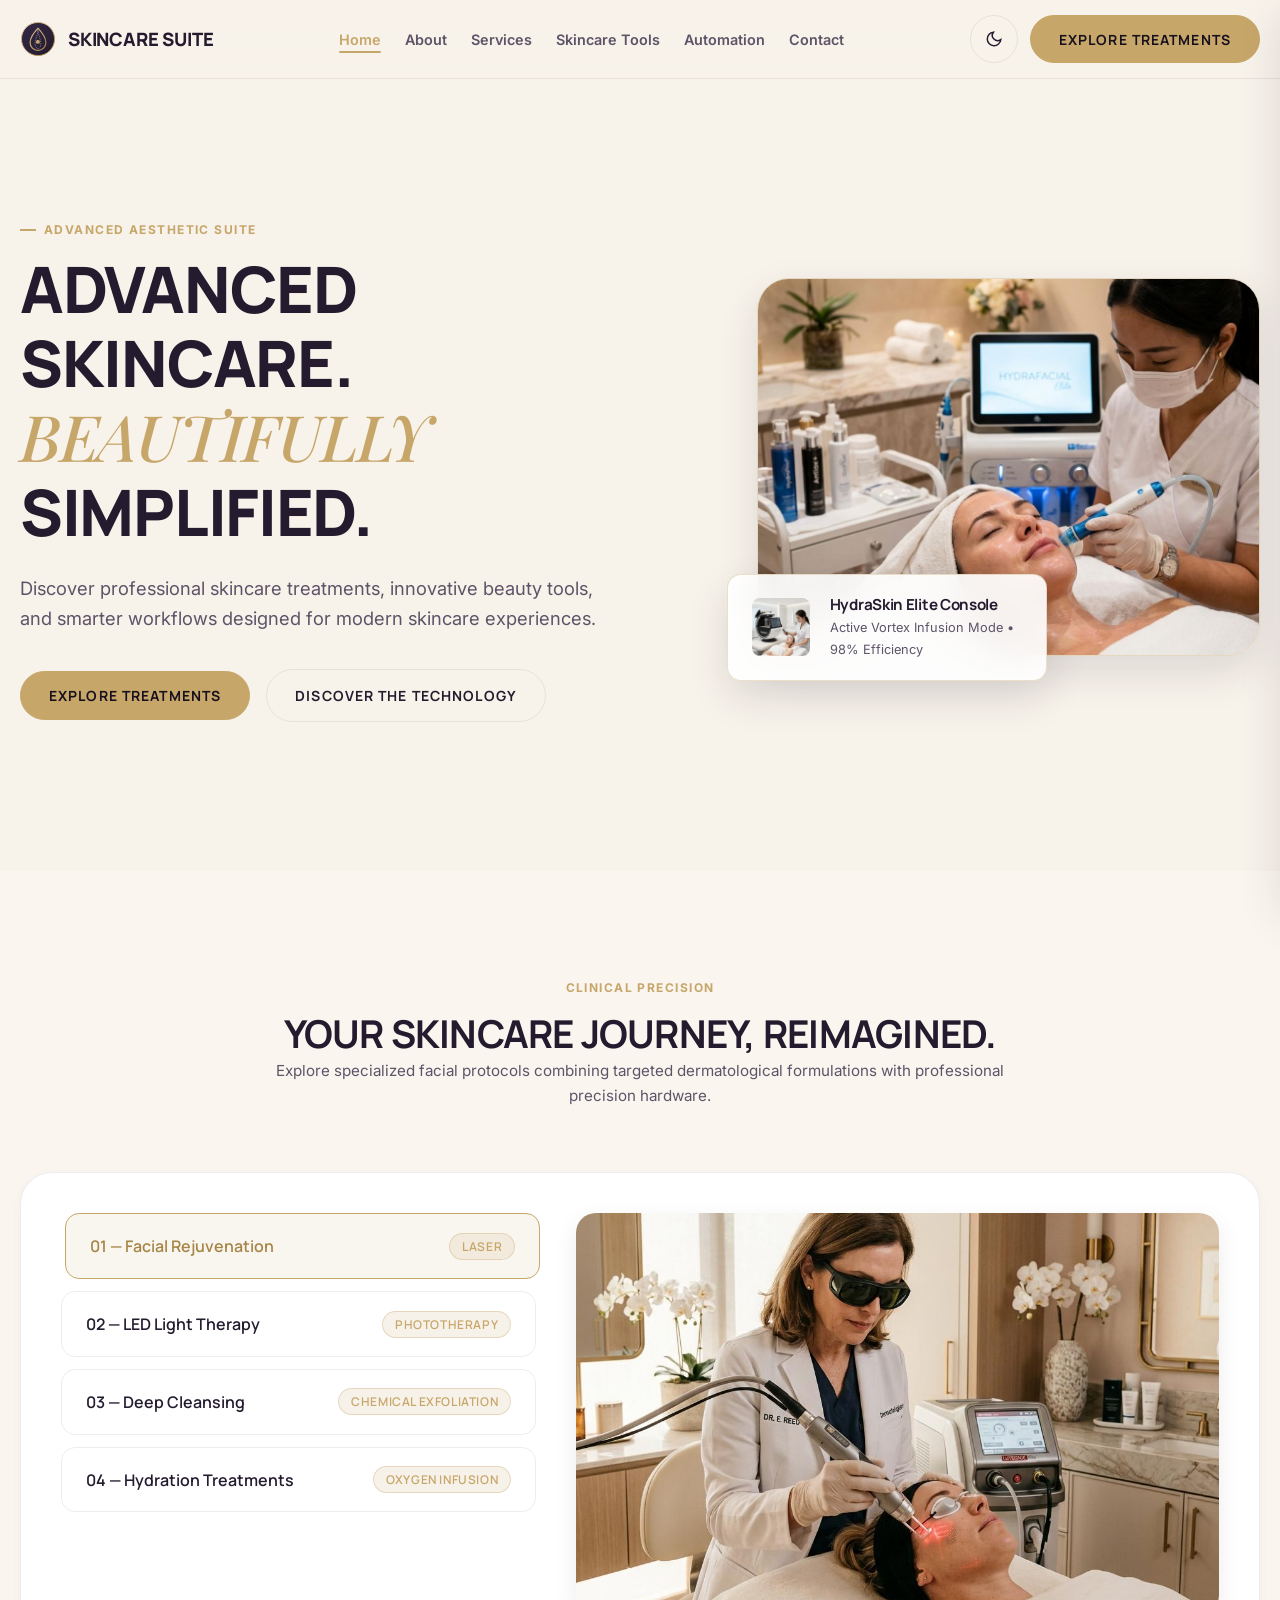
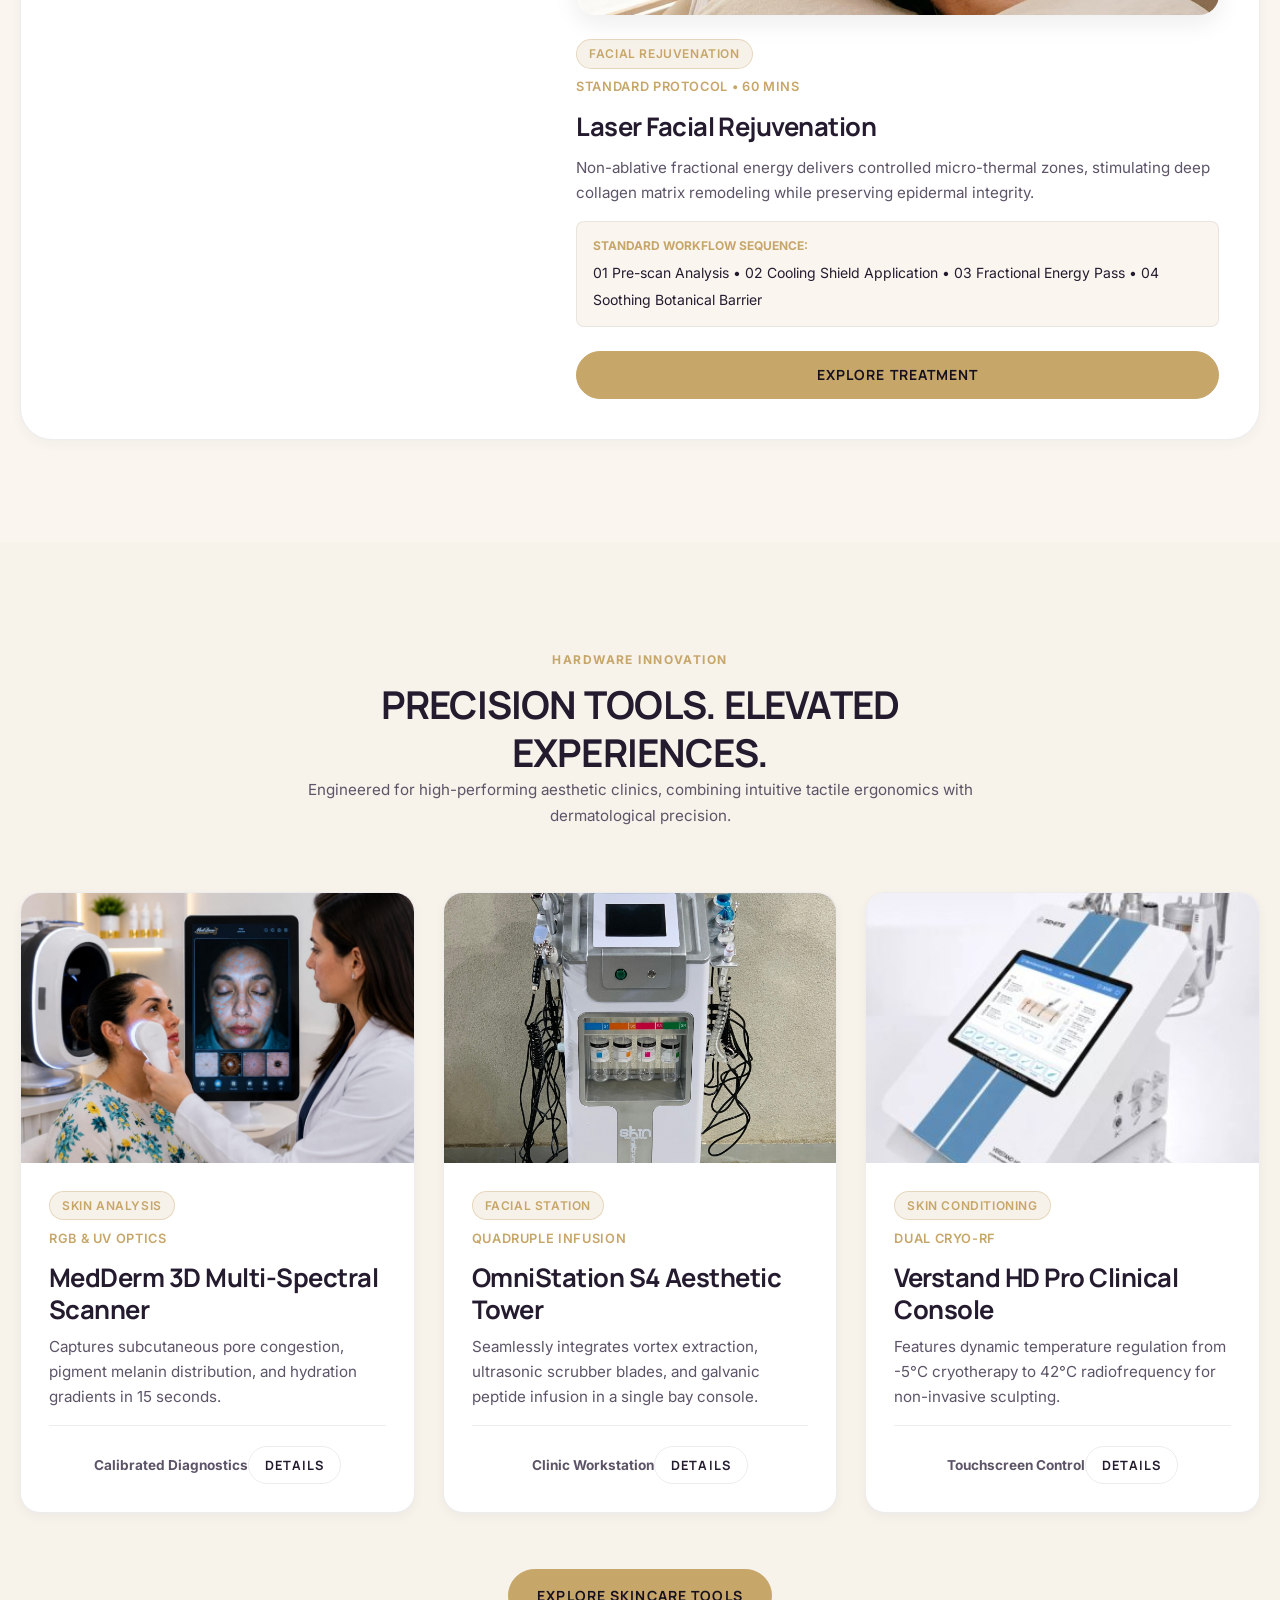
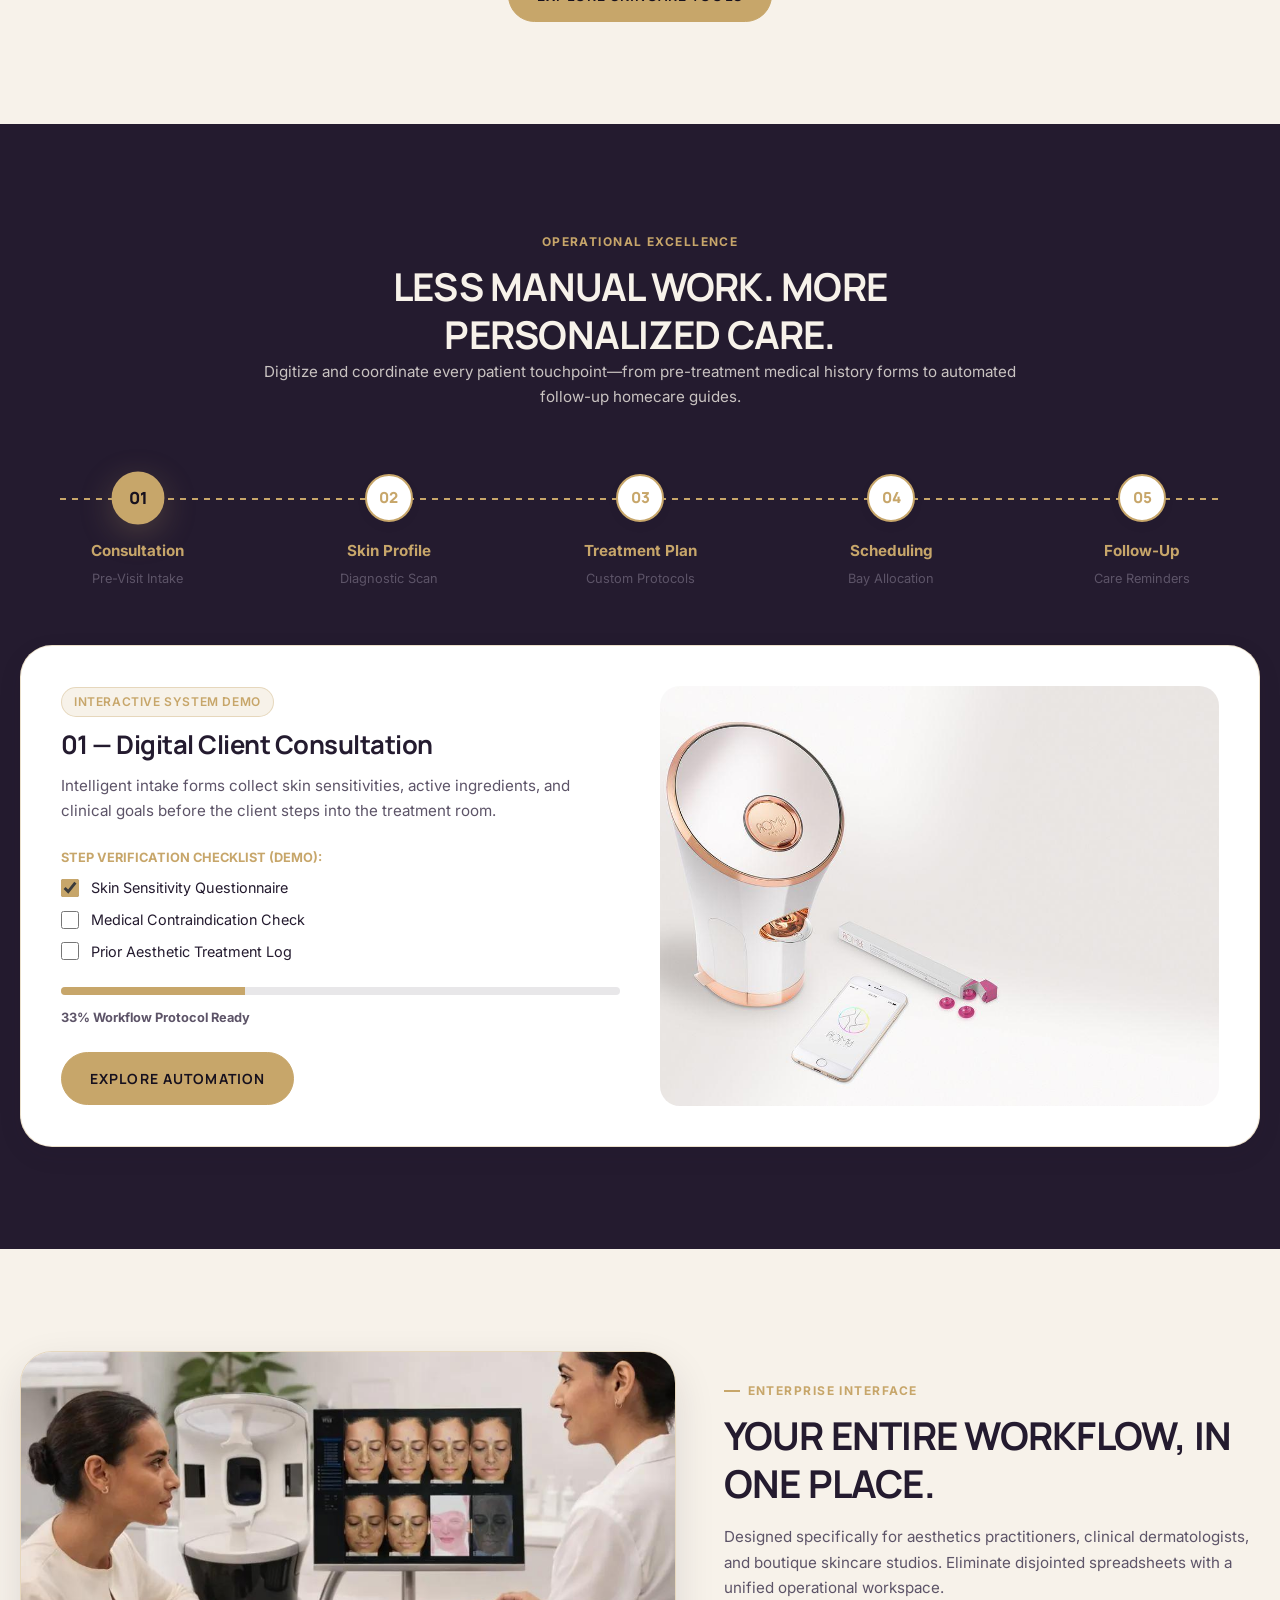
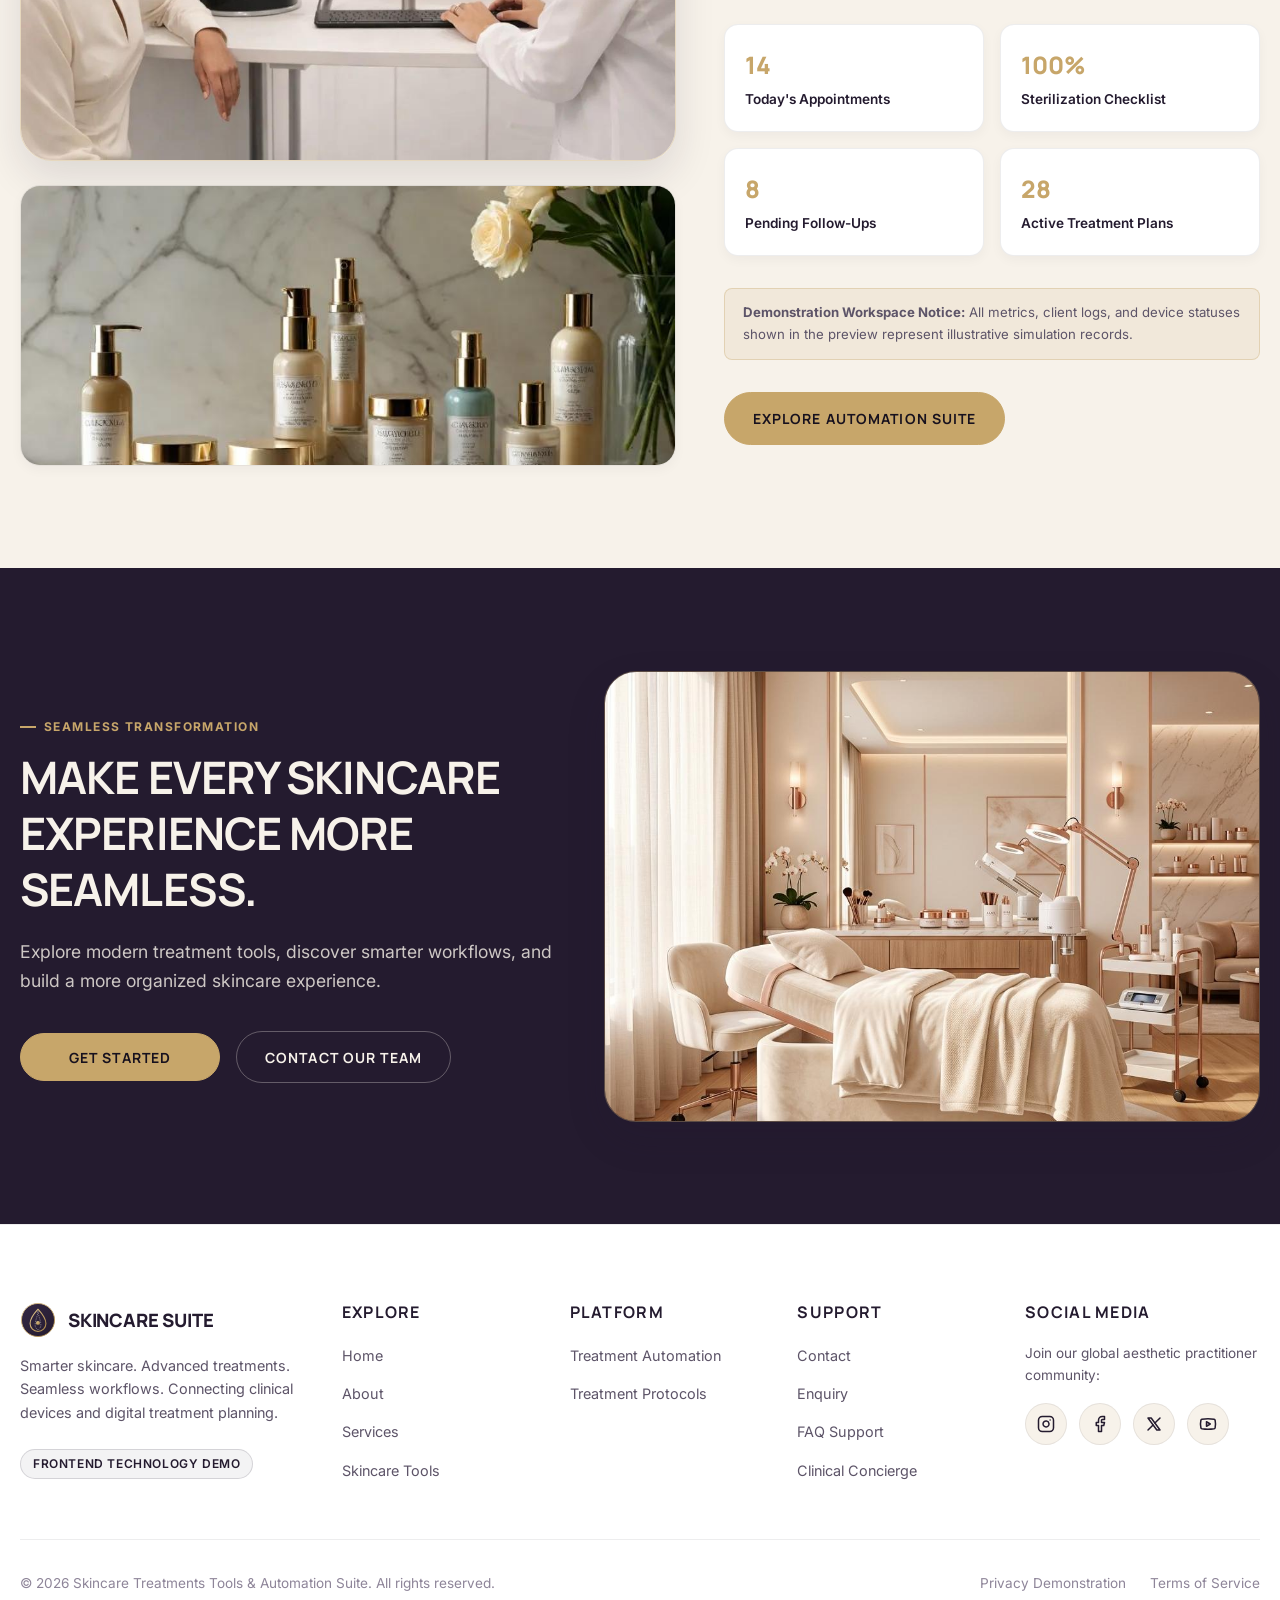
<file: skincare-suite/index.html>
<!DOCTYPE html>
<html lang="en" dir="ltr" data-theme="light">
<head>
  <meta charset="UTF-8">
  <meta name="viewport" content="width=device-width, initial-scale=1.0">
  <title>Skincare Treatments Tools & Automation Suite | Smarter Skincare</title>
  <meta name="description" content="Discover professional skincare treatments, medical-grade beauty tools, and workflow automation designed for modern dermatological and aesthetic practices.">
  <link rel="canonical" href="https://example.com/skincare-suite/index.html">
  <meta property="og:title" content="Skincare Treatments Tools & Automation Suite">
  <meta property="og:description" content="Smarter Skincare. Advanced Treatments. Seamless Workflows.">
  <meta property="og:image" content="assets/images/image-1.png">
  <link rel="icon" type="image/svg+xml" href="assets/images/favicon.svg">
  <link rel="stylesheet" href="assets/css/style.css">
</head>
<body>

  <!-- GLOBAL STICKY HEADER (Rule 9) -->
  <header class="site-header" id="siteHeader">
    <div class="container navbar">
      <a href="index.html" class="navbar-brand" aria-label="Skincare Suite Home">
        <img src="assets/images/logo.svg" alt="Skincare Suite Logo" class="brand-logo-svg" width="36" height="36">
        <span>Skincare Suite</span>
      </a>

      <nav aria-label="Main Navigation">
        <ul class="navbar-nav">
          <li><a href="index.html" class="nav-link active">Home</a></li>
          <li><a href="about.html" class="nav-link">About</a></li>
          <li><a href="services.html" class="nav-link">Services</a></li>
          <li><a href="tools.html" class="nav-link">Skincare Tools</a></li>
          <li><a href="automation.html" class="nav-link">Automation</a></li>
          <li><a href="contact.html" class="nav-link">Contact</a></li>
        </ul>
      </nav>

      <div class="navbar-actions">
        <button type="button" class="action-icon-btn js-theme-toggle" aria-label="Toggle light and dark mode" id="navThemeBtn">
          <span class="js-theme-icon">
            <svg width="18" height="18" viewBox="0 0 24 24" fill="none" stroke="currentColor" stroke-width="2"><path d="M21 12.79A9 9 0 1 1 11.21 3 7 7 0 0 0 21 12.79z"/></svg>
          </span>
        </button>

        <button type="button" class="btn btn-primary" data-open-enquiry data-enquiry-type="Treatment Information" id="navCtaBtn">
          Explore Treatments
        </button>

        <button type="button" class="hamburger-btn" aria-label="Toggle navigation menu" aria-expanded="false" id="hamburgerBtn">
          <span class="hamburger-line"></span>
          <span class="hamburger-line"></span>
          <span class="hamburger-line"></span>
        </button>
      </div>
    </div>
  </header>

  <!-- MOBILE NAVIGATION DRAWER (Rule 10) -->
  <div class="drawer-backdrop" id="drawerBackdrop"></div>
  <aside class="mobile-drawer" id="mobileDrawer" aria-label="Mobile Navigation">
    <div class="drawer-header">
      <a href="index.html" class="navbar-brand">
        <img src="assets/images/logo.svg" alt="Skincare Suite Logo" class="brand-logo-svg" width="32" height="32">
        <span>Skincare Suite</span>
      </a>
      <button type="button" class="drawer-close-btn" aria-label="Close menu">&times;</button>
    </div>

    <ul class="drawer-nav">
      <li><a href="index.html" class="nav-link active">Home</a></li>
      <li><a href="about.html" class="nav-link">About</a></li>
      <li><a href="services.html" class="nav-link">Services</a></li>
      <li><a href="tools.html" class="nav-link">Skincare Tools</a></li>
      <li><a href="automation.html" class="nav-link">Treatment Automation</a></li>
      <li><a href="contact.html" class="nav-link">Contact</a></li>
    </ul>

    <div class="drawer-actions">
      <div class="drawer-controls-row">
        <button type="button" class="action-icon-btn js-theme-toggle" aria-label="Toggle light/dark theme">
          <span class="js-theme-icon">
            <svg width="18" height="18" viewBox="0 0 24 24" fill="none" stroke="currentColor" stroke-width="2"><path d="M21 12.79A9 9 0 1 1 11.21 3 7 7 0 0 0 21 12.79z"/></svg>
          </span>
        </button>
      </div>

      <button type="button" class="btn btn-primary" style="width: 100%;" data-open-enquiry data-enquiry-type="Treatment Information">
        Explore Treatments
      </button>
    </div>
  </aside>

  <!-- MAIN CONTENT: EXACTLY 6 CONTENT SECTIONS (Rule 16) -->
  <main id="mainContent">

    <!-- HOME — SECTION 01: CINEMATIC HERO (Images: image-1.png & image-2.png) -->
    <section class="hero-cinematic" id="heroSection" aria-labelledby="heroHeadline">
      <div class="container hero-cinematic-grid">
        <div class="hero-cinematic-content">
          <span class="eyebrow">Advanced Aesthetic Suite</span>
          <h1 id="heroHeadline" class="display-title">
            ADVANCED SKINCARE. <span class="editorial-title">BEAUTIFULLY</span> SIMPLIFIED.
          </h1>
          <p style="margin-block: 1.5rem 2.25rem; font-size: 1.15rem; max-width: 580px;">
            Discover professional skincare treatments, innovative beauty tools, and smarter workflows designed for modern skincare experiences.
          </p>
          <div class="btn-group">
            <button type="button" class="btn btn-primary" data-open-enquiry data-enquiry-type="Treatment Information" style="min-width: 220px;">
              EXPLORE TREATMENTS
            </button>
            <a href="tools.html" class="btn btn-secondary" style="min-width: 220px;">
              DISCOVER THE TECHNOLOGY
            </a>
          </div>
        </div>

        <div class="hero-cinematic-visual">
          <div class="hero-main-img-box">
            <img src="assets/images/image-1.png" alt="Clinician performing professional HydraFacial vortex treatment in modern clinic" width="800" height="600" fetchpriority="high">
          </div>
          <!-- Layered floating interface detail with image-2.png -->
          <div class="hero-float-panel">
            <div class="float-thumb">
              <img src="assets/images/image-2.png" alt="HydraSkin modern aesthetic console treatment tip" width="58" height="58">
            </div>
            <div class="float-info">
              <h4>HydraSkin Elite Console</h4>
              <p>Active Vortex Infusion Mode • 98% Efficiency</p>
            </div>
          </div>
        </div>
      </div>
    </section>

    <!-- HOME — SECTION 02: TREATMENT DISCOVERY (Images: image-6.png, image-7.png, image-11.png, image-13.png) -->
    <section class="section-pad" id="treatmentDiscovery" aria-labelledby="discoveryTitle" style="background-color: var(--bg-card-alt);">
      <div class="container">
        <div class="section-header text-center">
          <span class="eyebrow">Clinical Precision</span>
          <h2 id="discoveryTitle">YOUR SKINCARE JOURNEY, REIMAGINED.</h2>
          <p>Explore specialized facial protocols combining targeted dermatological formulations with professional precision hardware.</p>
        </div>

        <div class="treatment-discovery-layout js-treatment-selector">
          <!-- Interactive Treatment Selector Navigation -->
          <div class="treatment-nav-list" role="tablist" aria-label="Treatment Categories">
            <button type="button" class="treatment-nav-item is-active" role="tab" aria-selected="true"
                    data-title="Laser Facial Rejuvenation"
                    data-category="Facial Rejuvenation"
                    data-desc="Non-ablative fractional energy delivers controlled micro-thermal zones, stimulating deep collagen matrix remodeling while preserving epidermal integrity."
                    data-workflow="01 Pre-scan Analysis • 02 Cooling Shield Application • 03 Fractional Energy Pass • 04 Soothing Botanical Barrier"
                    data-img="assets/images/image-6.png">
              <span>01 — Facial Rejuvenation</span>
              <span class="badge">Laser</span>
            </button>

            <button type="button" class="treatment-nav-item" role="tab" aria-selected="false"
                    data-title="LED Bio-Phototherapy Mask"
                    data-category="LED Light Therapy"
                    data-desc="Multi-spectral 633nm red and 415nm blue light waves energize cellular ATP synthesis, calming inflammation and accelerating dermal recovery."
                    data-workflow="01 Surface Cleansing • 02 Multi-Spectrum LED Calibration • 03 20-min Phototherapy • 04 Barrier Hydration"
                    data-img="assets/images/image-7.png">
              <span>02 — LED Light Therapy</span>
              <span class="badge">Phototherapy</span>
            </button>

            <button type="button" class="treatment-nav-item" role="tab" aria-selected="false"
                    data-title="Clinical Acid Exfoliation Peel"
                    data-category="Deep Cleansing"
                    data-desc="Precision buffered alpha and beta hydroxy acid brush application dissolve dead cellular adhesion, refining pores and restoring luminous skin tone."
                    data-workflow="01 pH Balancing Prep • 02 Fan Brush Acid Layering • 03 Neutralizing Infusion • 04 Hyaluronic Sealing"
                    data-img="assets/images/image-11.png">
              <span>03 — Deep Cleansing</span>
              <span class="badge">Chemical Exfoliation</span>
            </button>

            <button type="button" class="treatment-nav-item" role="tab" aria-selected="false"
                    data-title="Hyperbaric OxyCryo Infusion"
                    data-category="Hydration Treatments"
                    data-desc="Medical-grade pressurized 98% pure oxygen nebulizes low-molecular hyaluronic acid directly into epidermal layers for instant plumpness and barrier replenishment."
                    data-workflow="01 Sonic Deincrustation • 02 Oxygen Mist Nebulization • 03 Cryo-probe Micro-cooling • 04 Moisture Locking"
                    data-img="assets/images/image-13.png">
              <span>04 — Hydration Treatments</span>
              <span class="badge">Oxygen Infusion</span>
            </button>
          </div>

          <!-- Dynamic Display Panel -->
          <div class="treatment-preview-panel">
            <div class="treatment-preview-img">
              <img src="assets/images/image-6.png" alt="Laser Facial Rejuvenation treatment procedure" class="js-treatment-img" width="700" height="440" loading="lazy">
            </div>
            <div class="treatment-preview-content">
              <div class="card-meta">
                <span class="badge js-treatment-category">Facial Rejuvenation</span>
                <span>Standard Protocol • 60 Mins</span>
              </div>
              <h3 class="js-treatment-title" style="margin-bottom: 0.75rem;">Laser Facial Rejuvenation</h3>
              <p class="js-treatment-desc" style="margin-bottom: 1rem;">
                Non-ablative fractional energy delivers controlled micro-thermal zones, stimulating deep collagen matrix remodeling while preserving epidermal integrity.
              </p>
              <div class="treatment-workflow-box" style="background: var(--bg-card-alt); border: 1px solid var(--border-subtle); border-radius: var(--radius-sm); padding: 0.85rem 1rem; margin-bottom: 1.5rem;">
                <span class="workflow-sequence-label" style="font-size: 0.75rem; text-transform: uppercase; font-weight: 700; color: var(--accent-champagne); display: block; margin-bottom: 0.25rem;">Standard Workflow Sequence:</span>
                <span class="js-treatment-workflow" style="font-size: 0.875rem; color: var(--text-main);">01 Pre-scan Analysis • 02 Cooling Shield Application • 03 Fractional Energy Pass • 04 Soothing Botanical Barrier</span>
              </div>
              <button type="button" class="btn btn-primary js-treatment-cta" data-open-enquiry data-enquiry-type="Treatment Information" data-enquiry-item="Laser Facial Rejuvenation">
                EXPLORE TREATMENT
              </button>
            </div>
          </div>
        </div>
      </div>
    </section>

    <!-- HOME — SECTION 03: PROFESSIONAL SKINCARE TOOLS (Images: image-4.png, image-19.png, image-20.png) -->
    <!-- 3-card rule: 3 cols on desktop, 2 in row 1 + 1 centered below at 768px-1024px, 1 col mobile -->
    <section class="section-pad" id="toolsShowcase" aria-labelledby="toolsTitle">
      <div class="container">
        <div class="section-header text-center">
          <span class="eyebrow">Hardware Innovation</span>
          <h2 id="toolsTitle">PRECISION TOOLS. ELEVATED EXPERIENCES.</h2>
          <p>Engineered for high-performing aesthetic clinics, combining intuitive tactile ergonomics with dermatological precision.</p>
        </div>

        <div class="grid-3-cards">
          <!-- Card 1: image-4.png (MedDerm 3D multi-spectral facial scanner) -->
          <article class="premium-card">
            <div class="card-media">
              <img src="assets/images/image-4.png" alt="MedDerm 3D multi-spectral facial scanner console" width="600" height="420" loading="lazy">
            </div>
            <div class="card-body">
              <div class="card-meta">
                <span class="badge">Skin Analysis</span>
                <span>RGB & UV Optics</span>
              </div>
              <h3>MedDerm 3D Multi-Spectral Scanner</h3>
              <p>Captures subcutaneous pore congestion, pigment melanin distribution, and hydration gradients in 15 seconds.</p>
              <div class="card-footer">
                <span style="font-weight: 700; font-size: 0.85rem; color: var(--text-muted);">Calibrated Diagnostics</span>
                <a href="tools.html#dermaview" class="btn btn-secondary" style="min-height: 38px; padding: 0.4rem 1rem; font-size: 0.8rem;">Details</a>
              </div>
            </div>
          </article>

          <!-- Card 2: image-19.png (Multifunctional facial station with LED mask & chambers S1-S4) -->
          <article class="premium-card">
            <div class="card-media">
              <img src="assets/images/image-19.png" alt="Multifunctional facial treatment station with quadruple solution chambers" width="600" height="420" loading="lazy">
            </div>
            <div class="card-body">
              <div class="card-meta">
                <span class="badge">Facial Station</span>
                <span>Quadruple Infusion</span>
              </div>
              <h3>OmniStation S4 Aesthetic Tower</h3>
              <p>Seamlessly integrates vortex extraction, ultrasonic scrubber blades, and galvanic peptide infusion in a single bay console.</p>
              <div class="card-footer">
                <span style="font-weight: 700; font-size: 0.85rem; color: var(--text-muted);">Clinic Workstation</span>
                <a href="tools.html#hydroflow" class="btn btn-secondary" style="min-height: 38px; padding: 0.4rem 1rem; font-size: 0.8rem;">Details</a>
              </div>
            </div>
          </article>

          <!-- Card 3: image-20.png (Zemits Verstand HD Pro console) - Centered below on tablet (Rule 14) -->
          <article class="premium-card">
            <div class="card-media">
              <img src="assets/images/image-20.png" alt="Zemits Verstand HD Pro clinical aesthetic console" width="600" height="420" loading="lazy">
            </div>
            <div class="card-body">
              <div class="card-meta">
                <span class="badge">Skin Conditioning</span>
                <span>Dual Cryo-RF</span>
              </div>
              <h3>Verstand HD Pro Clinical Console</h3>
              <p>Features dynamic temperature regulation from -5°C cryotherapy to 42°C radiofrequency for non-invasive sculpting.</p>
              <div class="card-footer">
                <span style="font-weight: 700; font-size: 0.85rem; color: var(--text-muted);">Touchscreen Control</span>
                <a href="tools.html#thermalift" class="btn btn-secondary" style="min-height: 38px; padding: 0.4rem 1rem; font-size: 0.8rem;">Details</a>
              </div>
            </div>
          </article>
        </div>

        <div style="text-align: center; margin-top: 3.5rem;">
          <a href="tools.html" class="btn btn-primary" style="min-width: 240px;">
            EXPLORE SKINCARE TOOLS
          </a>
        </div>
      </div>
    </section>

    <!-- HOME — SECTION 04: SMART WORKFLOW AUTOMATION (Image: image-66.png) -->
    <section class="section-pad section-dark js-workflow-section" id="workflowSection" aria-labelledby="workflowTitle">
      <div class="container">
        <div class="section-header text-center">
          <span class="eyebrow">Operational Excellence</span>
          <h2 id="workflowTitle">LESS MANUAL WORK. MORE PERSONALIZED CARE.</h2>
          <p>Digitize and coordinate every patient touchpoint—from pre-treatment medical history forms to automated follow-up homecare guides.</p>
        </div>

        <!-- 5-Step Connected Timeline -->
        <div class="workflow-stepper" role="tablist" aria-label="Workflow Stages">
          <div class="workflow-step is-active" role="tab" tabindex="0"
               data-title="01 — Digital Client Consultation"
               data-desc="Intelligent intake forms collect skin sensitivities, active ingredients, and clinical goals before the client steps into the treatment room."
               data-img="assets/images/image-66.png"
               data-tasks="Skin Sensitivity Questionnaire;Medical Contraindication Check;Prior Aesthetic Treatment Log">
            <div class="step-bubble">01</div>
            <div>
              <div class="step-label">Consultation</div>
              <div class="step-desc">Pre-Visit Intake</div>
            </div>
          </div>

          <div class="workflow-step" role="tab" tabindex="0"
               data-title="02 — Multi-Spectral Skin Profile"
               data-desc="Diagnostic data imports directly into the client record, creating an objective baseline to track melanin, moisture, and pore depth."
               data-img="assets/images/image-66.png"
               data-tasks="Multi-Spectral Baseline Capture;Moisture Level Reading;Melanin Mapping Analysis">
            <div class="step-bubble">02</div>
            <div>
              <div class="step-label">Skin Profile</div>
              <div class="step-desc">Diagnostic Scan</div>
            </div>
          </div>

          <div class="workflow-step" role="tab" tabindex="0"
               data-title="03 — Treatment Protocol Formulation"
               data-desc="Clinicians configure customized solution sequences, device power calibrations, and serum layering guidelines for the visit."
               data-img="assets/images/image-66.png"
               data-tasks="Exfoliation Intensity Selection;Serum Infusion Ratios;Active Device Settings">
            <div class="step-bubble">03</div>
            <div>
              <div class="step-label">Treatment Plan</div>
              <div class="step-desc">Custom Protocols</div>
            </div>
          </div>

          <div class="workflow-step" role="tab" tabindex="0"
               data-title="04 — Synchronized Bay Scheduling"
               data-desc="Smart allocation automatically aligns treatment room availability, equipment sanitization windows, and therapist schedules."
               data-img="assets/images/image-66.png"
               data-tasks="Treatment Room Booking;Sterilization Interval Lock;Aesthetician Assignment">
            <div class="step-bubble">04</div>
            <div>
              <div class="step-label">Scheduling</div>
              <div class="step-desc">Bay Allocation</div>
            </div>
          </div>

          <div class="workflow-step" role="tab" tabindex="0"
               data-title="05 — Automated Follow-up Reminders"
               data-desc="Automated post-treatment care routines and touchpoint reminders ensure optimal recovery and seamless appointment rebooking."
               data-img="assets/images/image-66.png"
               data-tasks="Post-Care Routine Email;Day-3 Recovery Check-in;4-Week Rebooking Link">
            <div class="step-bubble">05</div>
            <div>
              <div class="step-label">Follow-Up</div>
              <div class="step-desc">Care Reminders</div>
            </div>
          </div>
        </div>

        <!-- Workflow Display Preview Box with image-66.png -->
        <div class="workflow-display-box" style="margin-top: 3.5rem;">
          <div>
            <span class="badge" style="margin-bottom: 0.75rem;">Interactive System Demo</span>
            <h3 class="js-workflow-title" style="margin-bottom: 0.75rem; color: var(--text-main);">01 — Digital Client Consultation</h3>
            <p class="js-workflow-desc" style="margin-bottom: 1.5rem; color: var(--text-muted);">
              Intelligent intake forms collect skin sensitivities, active ingredients, and clinical goals before the client steps into the treatment room.
            </p>

            <div style="margin-bottom: 1.5rem;">
              <span style="font-size: 0.8rem; font-weight: 700; text-transform: uppercase; color: var(--accent-champagne); display: block; margin-bottom: 0.5rem;">
                Step Verification Checklist (Demo):
              </span>
              <div class="js-workflow-tasks" style="color: var(--text-main);">
                <label style="display: flex; align-items: center; gap: 0.75rem; margin-bottom: 0.5rem; cursor: pointer; font-size: 0.9rem;">
                  <input type="checkbox" class="js-workflow-chk" checked style="accent-color: var(--accent-champagne); width: 18px; height: 18px;">
                  <span>Skin Sensitivity Questionnaire</span>
                </label>
                <label style="display: flex; align-items: center; gap: 0.75rem; margin-bottom: 0.5rem; cursor: pointer; font-size: 0.9rem;">
                  <input type="checkbox" class="js-workflow-chk" style="accent-color: var(--accent-champagne); width: 18px; height: 18px;">
                  <span>Medical Contraindication Check</span>
                </label>
                <label style="display: flex; align-items: center; gap: 0.75rem; margin-bottom: 0.5rem; cursor: pointer; font-size: 0.9rem;">
                  <input type="checkbox" class="js-workflow-chk" style="accent-color: var(--accent-champagne); width: 18px; height: 18px;">
                  <span>Prior Aesthetic Treatment Log</span>
                </label>
              </div>
            </div>

            <!-- Progress bar -->
            <div style="background: rgba(36, 27, 47, 0.1); border-radius: var(--radius-pill); height: 8px; width: 100%; overflow: hidden; margin-bottom: 0.75rem;">
              <div class="js-workflow-progress-bar" style="background: var(--accent-champagne); height: 100%; width: 33%; transition: width 0.3s ease;"></div>
            </div>
            <div class="js-workflow-progress-text" style="font-size: 0.8rem; font-weight: 700; color: var(--text-muted); margin-bottom: 1.5rem;">
              33% Workflow Protocol Ready
            </div>

            <a href="automation.html" class="btn btn-primary" style="min-width: 200px;">
              EXPLORE AUTOMATION
            </a>
          </div>

          <div class="workflow-display-img">
            <img src="assets/images/image-66.png" alt="Romy Paris smart skincare formulating hardware and digital companion app" class="js-workflow-img" width="600" height="450" loading="lazy">
          </div>
        </div>
      </div>
    </section>

    <!-- HOME — SECTION 05: THE DIGITAL SKINCARE STUDIO (Images: image-36.png & image-61.png) -->
    <section class="section-pad" id="studioPreview" aria-labelledby="studioTitle">
      <div class="container grid-editorial">
        <div style="display: flex; flex-direction: column; gap: 1.5rem;">
          <div style="border-radius: var(--radius-xl); overflow: hidden; box-shadow: var(--shadow-lg); border: 1px solid var(--border-champagne); aspect-ratio: 16/10;">
            <img src="assets/images/image-36.png" alt="3D facial scan digital interface and clinical workflow diagnostic monitor" width="700" height="440" loading="lazy" style="width: 100%; height: 100%; object-fit: cover;">
          </div>
          <div style="border-radius: var(--radius-lg); overflow: hidden; box-shadow: var(--shadow-sm); border: 1px solid var(--border-subtle); aspect-ratio: 21/9;">
            <img src="assets/images/image-61.png" alt="Gold aesthetic product collection and dispensary formulations on marble plinth" width="700" height="300" loading="lazy" style="width: 100%; height: 100%; object-fit: cover;">
          </div>
        </div>

        <div>
          <span class="eyebrow">Enterprise Interface</span>
          <h2 id="studioTitle">YOUR ENTIRE WORKFLOW, IN ONE PLACE.</h2>
          <p style="margin-block: 1rem 1.5rem;">
            Designed specifically for aesthetics practitioners, clinical dermatologists, and boutique skincare studios. Eliminate disjointed spreadsheets with a unified operational workspace.
          </p>

          <div class="studio-metrics-grid">
            <div class="studio-metric-card">
              <span class="studio-metric-num">14</span>
              <span class="studio-metric-label">Today's Appointments</span>
            </div>
            <div class="studio-metric-card">
              <span class="studio-metric-num">100%</span>
              <span class="studio-metric-label">Sterilization Checklist</span>
            </div>
            <div class="studio-metric-card">
              <span class="studio-metric-num">8</span>
              <span class="studio-metric-label">Pending Follow-Ups</span>
            </div>
            <div class="studio-metric-card">
              <span class="studio-metric-num">28</span>
              <span class="studio-metric-label">Active Treatment Plans</span>
            </div>
          </div>

          <div class="auth-demo-notice" style="margin-bottom: 2rem;">
            <strong>Demonstration Workspace Notice:</strong> All metrics, client logs, and device statuses shown in the preview represent illustrative simulation records.
          </div>

          <a href="automation.html" class="btn btn-primary" style="min-width: 240px;">
            EXPLORE AUTOMATION SUITE
          </a>
        </div>
      </div>
    </section>

    <!-- HOME — SECTION 06: PREMIUM FINAL CTA (Image: image-5.png) -->
    <section class="section-pad section-dark" id="homeFinalCta" aria-labelledby="ctaTitle" style="position: relative; overflow: hidden;">
      <div class="container grid-editorial-reverse">
        <div>
          <span class="eyebrow">Seamless Transformation</span>
          <h2 id="ctaTitle" style="font-size: clamp(2rem, 3.5vw, 3rem); margin-bottom: 1.25rem;">
            MAKE EVERY SKINCARE EXPERIENCE MORE SEAMLESS.
          </h2>
          <p style="font-size: 1.1rem; color: rgba(247, 242, 234, 0.8); margin-bottom: 2.25rem;">
            Explore modern treatment tools, discover smarter workflows, and build a more organized skincare experience.
          </p>
          <div class="btn-group">
            <button type="button" class="btn btn-primary" data-open-enquiry data-enquiry-type="General Enquiry" style="min-width: 200px;">
              GET STARTED
            </button>
            <a href="contact.html" class="btn btn-ghost-dark" style="min-width: 200px;">
              CONTACT OUR TEAM
            </a>
          </div>
        </div>

        <div style="position: relative; border-radius: var(--radius-xl); overflow: hidden; border: 1px solid var(--border-champagne); box-shadow: var(--shadow-lg); aspect-ratio: 16/11;">
          <img src="assets/images/image-5.png" alt="Luxury aesthetic clinic treatment suite with ergonomic treatment bed and studio lighting" width="700" height="480" loading="lazy" style="width: 100%; height: 100%; object-fit: cover;">
        </div>
      </div>
    </section>

  </main>

  <!-- GLOBAL FOOTER (Rules 30, 31) - White background with Midnight Plum text -->
  <footer class="site-footer" id="siteFooter">
    <div class="container">
      <div class="footer-grid">
        <!-- Brand Col -->
        <div>
          <a href="index.html" class="navbar-brand" style="margin-bottom: 1rem;">
            <img src="assets/images/logo.svg" alt="Skincare Suite Logo" class="brand-logo-svg" width="32" height="32">
            <span>Skincare Suite</span>
          </a>
          <p style="margin-bottom: 1.5rem;">
            Smarter skincare. Advanced treatments. Seamless workflows. Connecting clinical devices and digital treatment planning.
          </p>
          <span class="badge">
            Frontend Technology Demo
          </span>
        </div>

        <!-- Explore Col -->
        <div>
          <h4>Explore</h4>
          <ul class="footer-nav">
            <li><a href="index.html">Home</a></li>
            <li><a href="about.html">About</a></li>
            <li><a href="services.html">Services</a></li>
            <li><a href="tools.html">Skincare Tools</a></li>
          </ul>
        </div>

        <!-- Platform Col -->
        <div>
          <h4>Platform</h4>
          <ul class="footer-nav">
            <li><a href="automation.html">Treatment Automation</a></li>
            <li><a href="services.html#treatmentCollection">Treatment Protocols</a></li>
          </ul>
        </div>

        <!-- Support Col -->
        <div>
          <h4>Support</h4>
          <ul class="footer-nav">
            <li><a href="contact.html">Contact</a></li>
            <li><a href="#" data-open-enquiry data-enquiry-type="General Enquiry">Enquiry</a></li>
            <li><a href="contact.html#faq">FAQ Support</a></li>
            <li><a href="contact.html#concierge">Clinical Concierge</a></li>
          </ul>
        </div>

        <!-- Social Media Col with SVG Icons & Champagne Lift Hover (Rule 30) -->
        <div>
          <h4>Social Media</h4>
          <p style="font-size: 0.85rem; margin-bottom: 0.75rem;">Join our global aesthetic practitioner community:</p>
          <div class="social-icons">
            <a href="https://instagram.com" target="_blank" rel="noopener noreferrer" class="social-icon-btn" aria-label="Follow us on Instagram">
              <svg width="18" height="18" viewBox="0 0 24 24" fill="none" stroke="currentColor" stroke-width="2" stroke-linecap="round" stroke-linejoin="round"><rect width="20" height="20" x="2" y="2" rx="5" ry="5"/><path d="M16 11.37A4 4 0 1 1 12.63 8 4 4 0 0 1 16 11.37z"/><line x1="17.5" x2="17.51" y1="6.5" y2="6.5"/></svg>
            </a>
            <a href="https://facebook.com" target="_blank" rel="noopener noreferrer" class="social-icon-btn" aria-label="Follow us on Facebook">
              <svg width="18" height="18" viewBox="0 0 24 24" fill="none" stroke="currentColor" stroke-width="2" stroke-linecap="round" stroke-linejoin="round"><path d="M18 2h-3a5 5 0 0 0-5 5v3H7v4h3v8h4v-8h3l1-4h-4V7a1 1 0 0 1 1-1h3z"/></svg>
            </a>
            <a href="https://x.com" target="_blank" rel="noopener noreferrer" class="social-icon-btn" aria-label="Follow us on X">
              <svg width="18" height="18" viewBox="0 0 24 24" fill="none" stroke="currentColor" stroke-width="2" stroke-linecap="round" stroke-linejoin="round"><path d="M4 4l11.733 16h4.267l-11.733 -16z"/><path d="M4 20l6.768 -6.768m2.46 -2.46l6.772 -6.772"/></svg>
            </a>
            <a href="https://youtube.com" target="_blank" rel="noopener noreferrer" class="social-icon-btn" aria-label="Follow us on YouTube">
              <svg width="18" height="18" viewBox="0 0 24 24" fill="none" stroke="currentColor" stroke-width="2" stroke-linecap="round" stroke-linejoin="round"><path d="M2.5 17a24.12 24.12 0 0 1 0-10 2 2 0 0 1 1.4-1.4 49.56 49.56 0 0 1 16.2 0A2 2 0 0 1 21.5 7a24.12 24.12 0 0 1 0 10 2 2 0 0 1-1.4 1.4 49.55 49.55 0 0 1-16.2 0A2 2 0 0 1 2.5 17"/><polygon points="10 15 15 12 10 9 10 15"/></svg>
            </a>
          </div>
        </div>
      </div>

      <div class="footer-bottom">
        <div>© 2026 Skincare Treatments Tools & Automation Suite. All rights reserved.</div>
        <div style="display: flex; gap: 1.5rem;">
          <a href="contact.html">Privacy Demonstration</a>
          <a href="contact.html">Terms of Service</a>
        </div>
      </div>
    </div>
  </footer>

  <!-- GLOBAL SHARED ENQUIRY MODAL (Rule 25) -->
  <div class="modal-overlay" id="enquiryModal" role="dialog" aria-modal="true" aria-labelledby="modalTitle">
    <div class="modal-container">
      <div class="modal-header">
        <h3 id="modalTitle">LET’S TALK SKINCARE.</h3>
        <button type="button" class="modal-close-btn" aria-label="Close enquiry modal">&times;</button>
      </div>

      <div class="modal-body">
        <form id="enquiryForm" novalidate>
          <div class="form-group">
            <label for="enquiryName" class="form-label">Full Name *</label>
            <input type="text" id="enquiryName" class="form-control" placeholder="Dr. or Ms./Mr. Full Name" required>
            <div class="form-feedback"></div>
          </div>

          <div class="modal-form-grid-2">
            <div class="form-group">
              <label for="enquiryEmail" class="form-label">Email Address *</label>
              <input type="email" id="enquiryEmail" class="form-control" placeholder="hello@example.com" required>
              <div class="form-feedback"></div>
            </div>
            <div class="form-group">
              <label for="enquiryPhone" class="form-label">Phone (Optional)</label>
              <input type="tel" id="enquiryPhone" class="form-control" placeholder="+1 (000) 000-0000">
              <div class="form-feedback"></div>
            </div>
          </div>

          <div class="modal-form-grid-2">
            <div class="form-group">
              <label for="enquiryType" class="form-label">Enquiry Type *</label>
              <select id="enquiryType" class="form-control form-select" required>
                <option value="Treatment Information">Treatment Information</option>
                <option value="Skincare Tools">Skincare Tools</option>
                <option value="Automation Features">Automation Features</option>
                <option value="Appointment Workflow">Appointment Workflow</option>
                <option value="Technical Support">Technical Support</option>
                <option value="General Enquiry">General Enquiry</option>
              </select>
            </div>
            <div class="form-group">
              <label for="enquiryItem" class="form-label">Treatment or Tool Focus</label>
              <input type="text" id="enquiryItem" class="form-control" placeholder="Selected service or device">
            </div>
          </div>

          <div class="form-group">
            <label for="enquiryDate" class="form-label">Preferred Demo Date (Optional)</label>
            <input type="date" id="enquiryDate" class="form-control">
          </div>

          <div class="form-group">
            <label for="enquiryMessage" class="form-label">Message *</label>
            <textarea id="enquiryMessage" class="form-control" rows="4" placeholder="Tell us about your skincare treatment goals or studio workflow needs..." required></textarea>
            <div class="form-feedback"></div>
          </div>

          <div class="modal-footer" style="padding-inline: 0; padding-bottom: 0;">
            <button type="button" class="btn btn-secondary js-modal-cancel">CANCEL</button>
            <button type="submit" class="btn btn-primary">SEND ENQUIRY</button>
          </div>
        </form>

        <!-- Success Feedback State -->
        <div class="modal-success-state">
          <div class="modal-success-icon">✓</div>
          <h3 style="margin-bottom: 0.75rem;">ENQUIRY PREPARED SUCCESSFULLY</h3>
          <p style="margin-bottom: 1.5rem;">
            Thank you. Your enquiry has been prepared in this frontend demonstration.
          </p>
          <button type="button" class="btn btn-primary js-modal-success-dismiss">
            Done
          </button>
        </div>
      </div>
    </div>
  </div>

  <!-- GLOBAL SEARCH MODAL (Rule 26) -->
  <div class="modal-overlay" id="searchModal" role="dialog" aria-modal="true" aria-labelledby="searchModalTitle">
    <div class="modal-container search-modal-container">
      <div class="modal-header">
        <h3 id="searchModalTitle">Search Skincare Suite</h3>
        <button type="button" class="modal-close-btn" aria-label="Close search">&times;</button>
      </div>
      <div class="modal-body">
        <div class="search-input-wrapper">
          <span class="search-icon-inside">
            <svg width="20" height="20" viewBox="0 0 24 24" fill="none" stroke="currentColor" stroke-width="2"><circle cx="11" cy="11" r="8"/><line x1="21" y1="21" x2="16.65" y2="16.65"/></svg>
          </span>
          <input type="text" id="globalSearchInput" class="search-input" placeholder="Search treatments, tools, workflows, or pages...">
        </div>
        <div class="search-results-list" id="searchResultsList">
          <!-- Dynamic results injected by main.js -->
        </div>
      </div>
    </div>
  </div>

  <!-- Drop to Top / Scroll to Top Button -->
  <button type="button" class="scroll-to-top-btn js-scroll-to-top" id="scrollToTopBtn" aria-label="Drop to top" title="Drop to top">
    <svg width="20" height="20" viewBox="0 0 24 24" fill="none" stroke="currentColor" stroke-width="2.5" stroke-linecap="round" stroke-linejoin="round">
      <path d="M18 15l-6-6-6 6"/>
    </svg>
  </button>

  <script src="assets/js/main.js"></script>
</body>
</html>
</file>
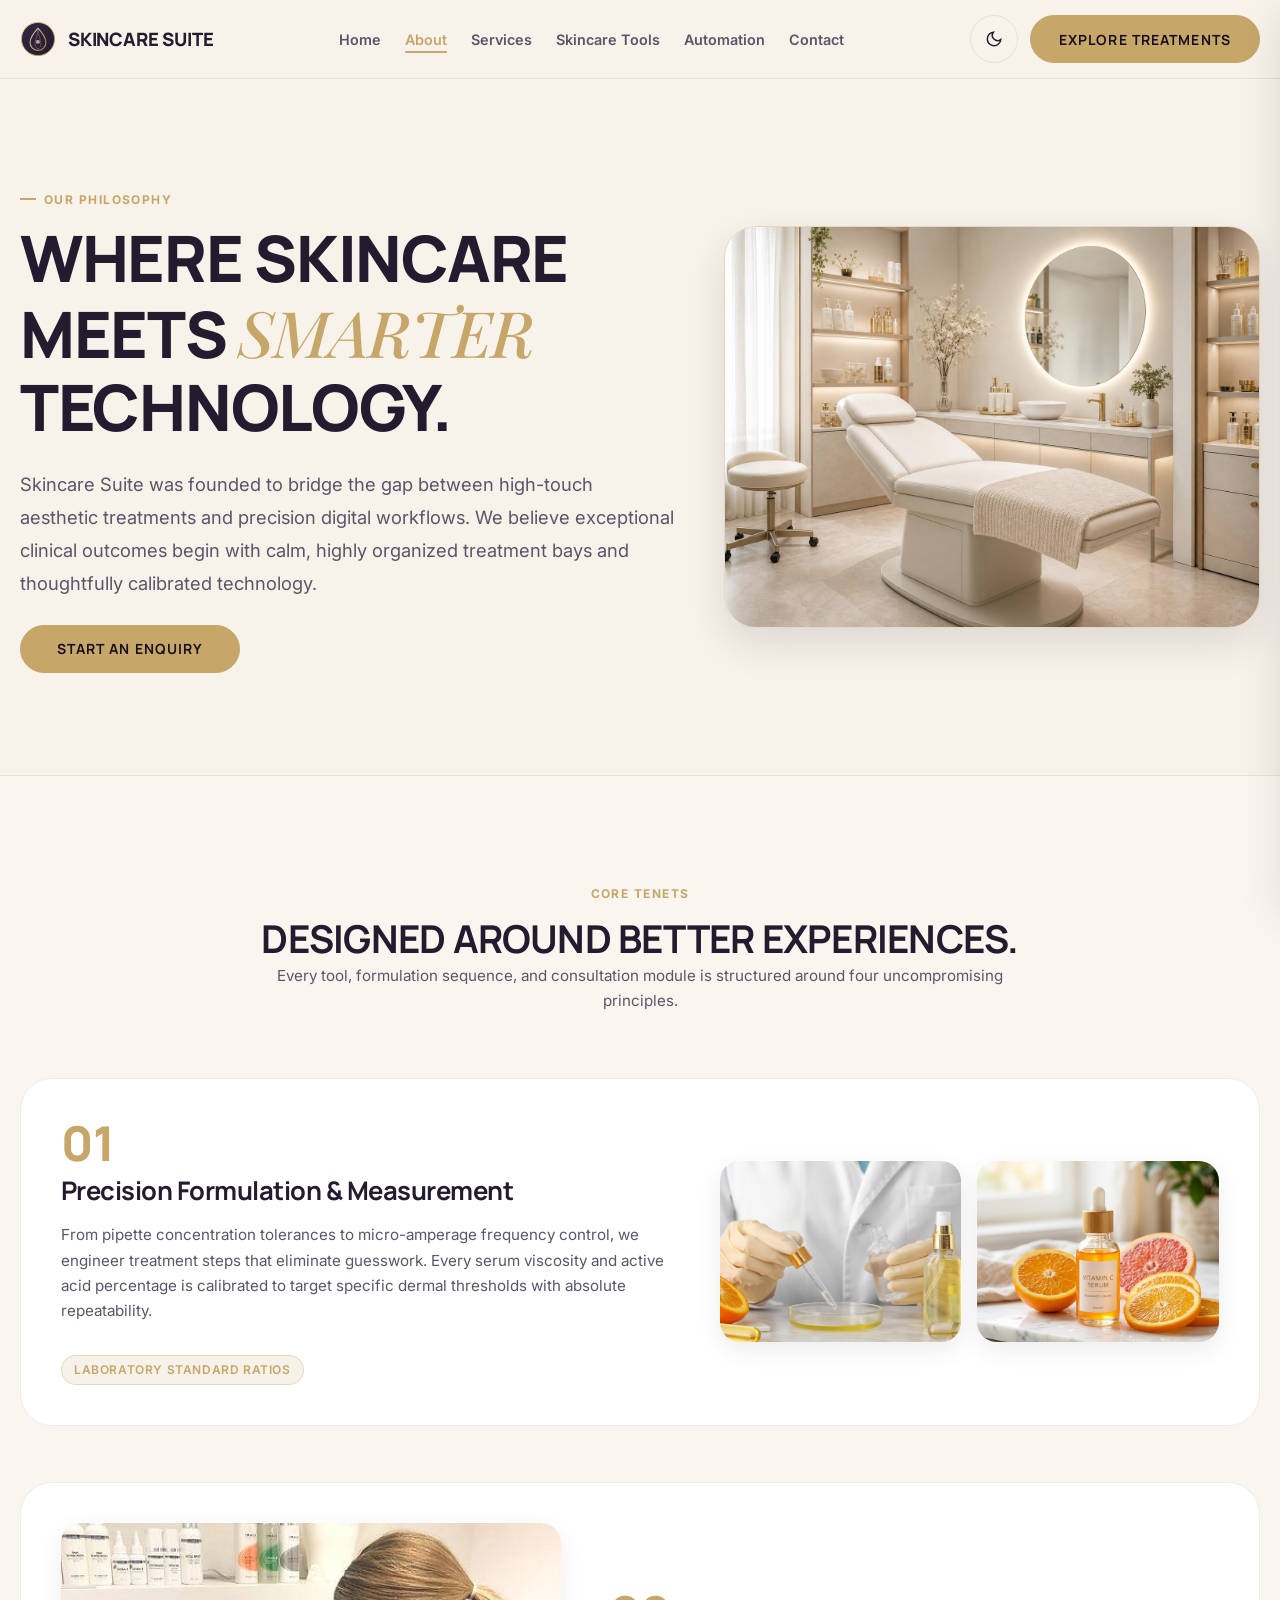
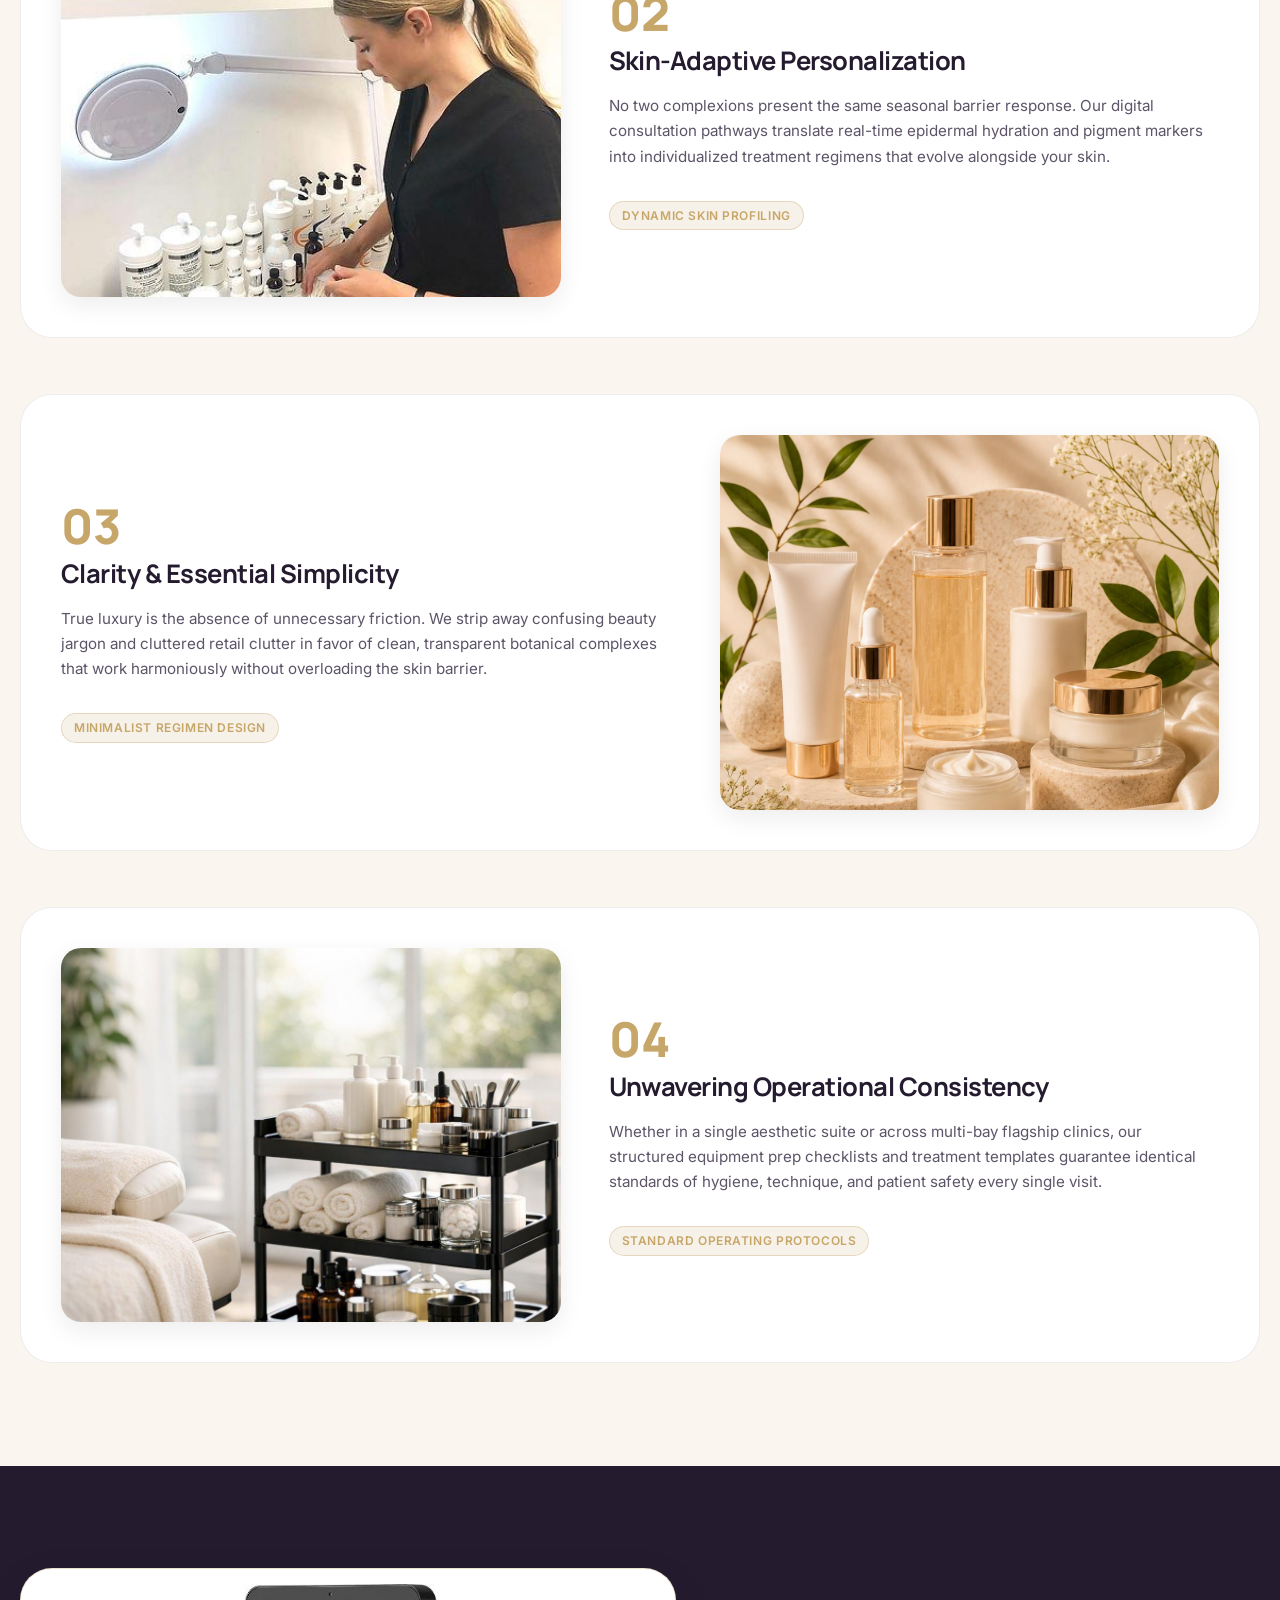
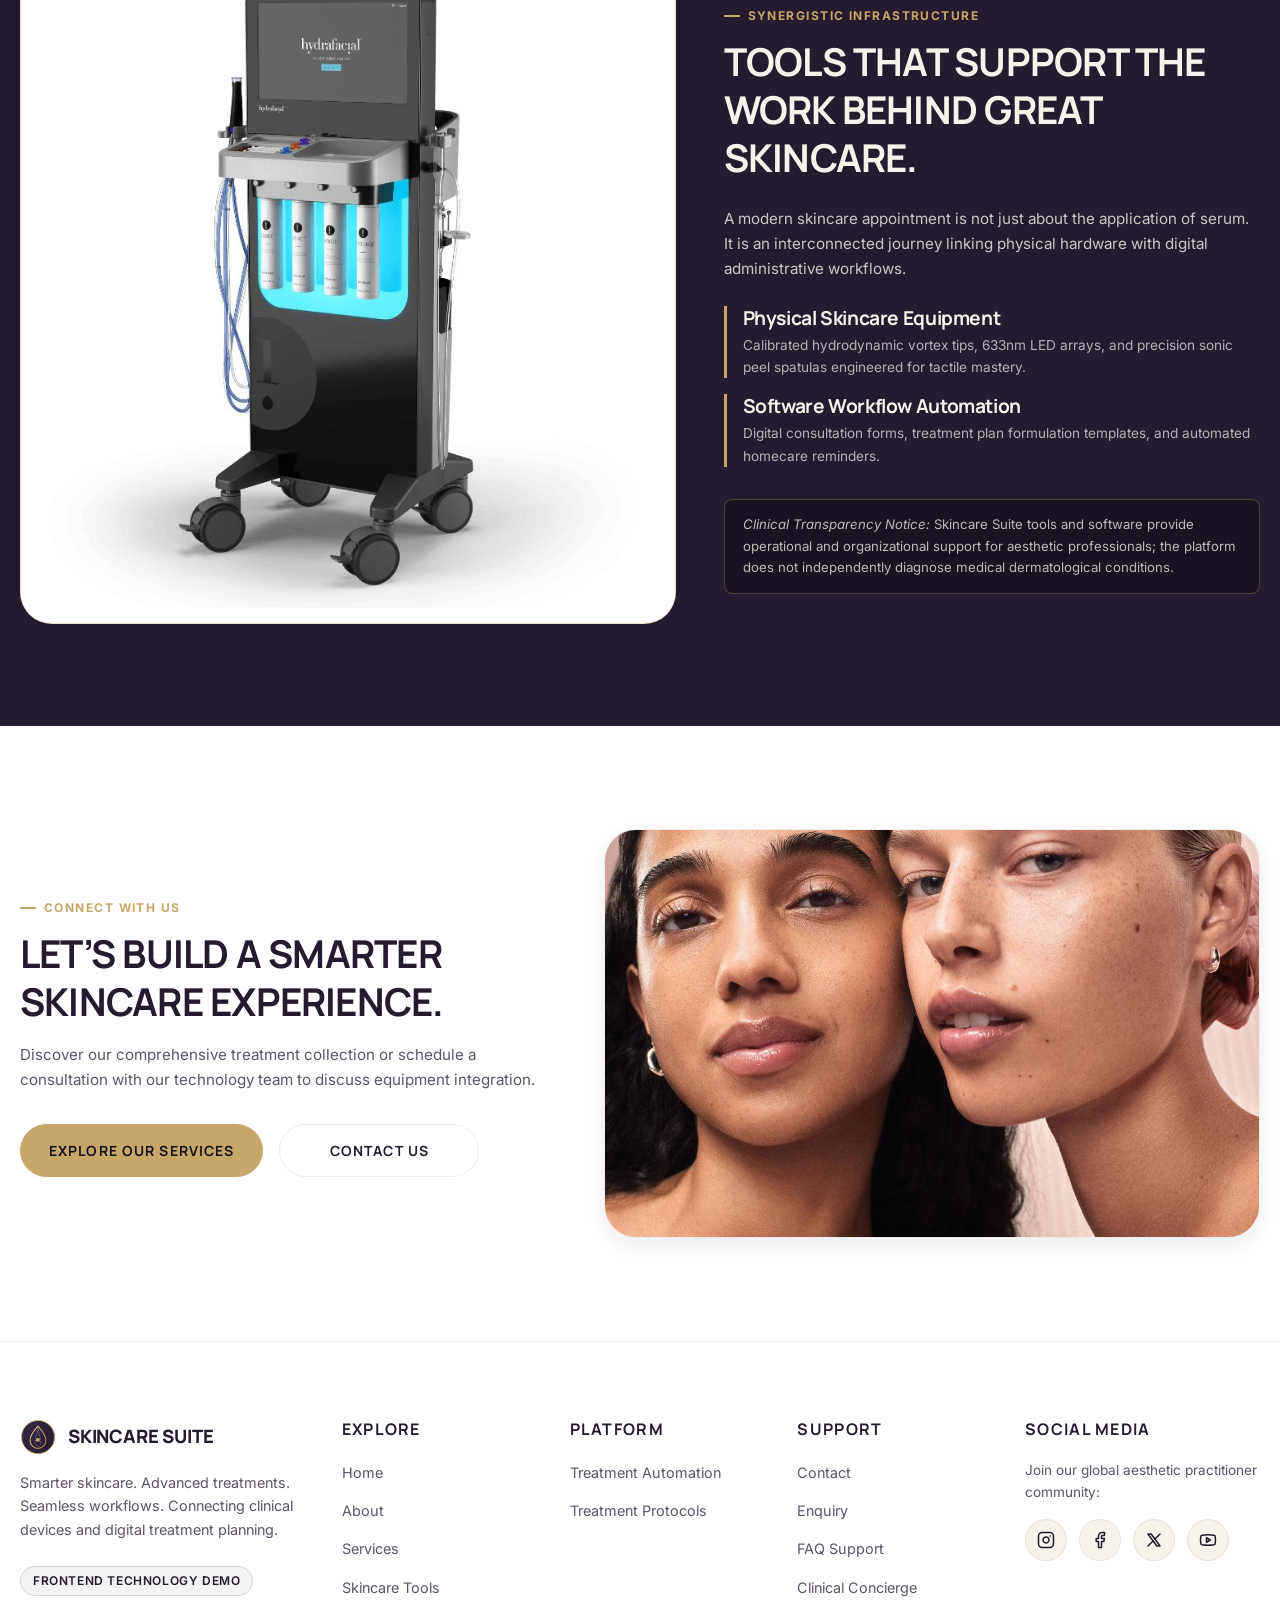
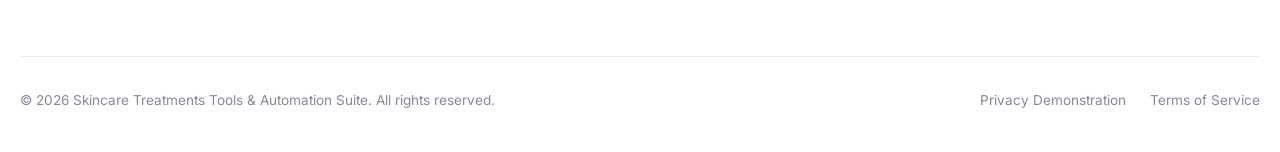
<file: about.html>
<!DOCTYPE html>
<html lang="en" dir="ltr" data-theme="light">
<head>
  <meta charset="UTF-8">
  <meta name="viewport" content="width=device-width, initial-scale=1.0">
  <title>About Our Skincare Technology Platform | Skincare Suite</title>
  <meta name="description" content="Learn about Skincare Suite, uniting modern aesthetic equipment, laboratory-grade formulations, and intelligent consultation workflows.">
  <link rel="canonical" href="https://empsf179it-tech.github.io/Skincare-Treatments-Tools-Automation-Suite/about.html">
  <meta property="og:title" content="About Skincare Treatments Tools & Automation Suite">
  <meta property="og:description" content="Where skincare meets smarter technology. Precision, personalization, simplicity, and consistency.">
  <meta property="og:image" content="assets/images/image-24.png">
  <link rel="icon" type="image/svg+xml" href="assets/images/favicon.svg">
  <link rel="stylesheet" href="assets/css/style.css">
</head>
<body>

  <!-- GLOBAL STICKY HEADER -->
  <header class="site-header" id="siteHeader">
    <div class="container navbar">
      <a href="index.html" class="navbar-brand" aria-label="Skincare Suite Home">
        <img src="assets/images/logo.svg" alt="Skincare Suite Logo" class="brand-logo-svg" width="36" height="36">
        <span>Skincare Suite</span>
      </a>

      <nav aria-label="Main Navigation">
        <ul class="navbar-nav">
          <li><a href="index.html" class="nav-link">Home</a></li>
          <li><a href="about.html" class="nav-link active">About</a></li>
          <li><a href="services.html" class="nav-link">Services</a></li>
          <li><a href="tools.html" class="nav-link">Skincare Tools</a></li>
          <li><a href="automation.html" class="nav-link">Automation</a></li>
          <li><a href="contact.html" class="nav-link">Contact</a></li>
        </ul>
      </nav>

      <div class="navbar-actions">
        <button type="button" class="action-icon-btn js-theme-toggle" aria-label="Toggle light and dark mode">
          <span class="js-theme-icon">
            <svg width="18" height="18" viewBox="0 0 24 24" fill="none" stroke="currentColor" stroke-width="2"><path d="M21 12.79A9 9 0 1 1 11.21 3 7 7 0 0 0 21 12.79z"/></svg>
          </span>
        </button>

        <button type="button" class="btn btn-primary" data-open-enquiry data-enquiry-type="Treatment Information">
          Explore Treatments
        </button>

        <button type="button" class="hamburger-btn" aria-label="Toggle navigation menu" aria-expanded="false">
          <span class="hamburger-line"></span>
          <span class="hamburger-line"></span>
          <span class="hamburger-line"></span>
        </button>
      </div>
    </div>
  </header>

  <!-- MOBILE NAVIGATION DRAWER -->
  <div class="drawer-backdrop"></div>
  <aside class="mobile-drawer" aria-label="Mobile Navigation">
    <div class="drawer-header">
      <a href="index.html" class="navbar-brand">
        <img src="assets/images/logo.svg" alt="Skincare Suite Logo" class="brand-logo-svg" width="32" height="32">
        <span>Skincare Suite</span>
      </a>
      <button type="button" class="drawer-close-btn" aria-label="Close menu">&times;</button>
    </div>

    <ul class="drawer-nav">
      <li><a href="index.html" class="nav-link">Home</a></li>
      <li><a href="about.html" class="nav-link active">About</a></li>
      <li><a href="services.html" class="nav-link">Services</a></li>
      <li><a href="tools.html" class="nav-link">Skincare Tools</a></li>
      <li><a href="automation.html" class="nav-link">Treatment Automation</a></li>
      <li><a href="contact.html" class="nav-link">Contact</a></li>
    </ul>

    <div class="drawer-actions">
      <div class="drawer-controls-row">
        <button type="button" class="action-icon-btn js-theme-toggle" aria-label="Toggle theme">
          <span class="js-theme-icon">
            <svg width="18" height="18" viewBox="0 0 24 24" fill="none" stroke="currentColor" stroke-width="2"><path d="M21 12.79A9 9 0 1 1 11.21 3 7 7 0 0 0 21 12.79z"/></svg>
          </span>
        </button>
      </div>
      <button type="button" class="btn btn-primary" style="width: 100%;" data-open-enquiry data-enquiry-type="Treatment Information">
        Explore Treatments
      </button>
    </div>
  </aside>

  <!-- MAIN CONTENT: EXACTLY 4 CONTENT SECTIONS (Rule 17) -->
  <main id="mainContent">

    <!-- ABOUT — SECTION 01: BRAND HERO (Image: image-24.png) -->
    <section class="section-pad" id="aboutHero" aria-labelledby="aboutHeroTitle" style="border-bottom: 1px solid var(--border-subtle);">
      <div class="container grid-editorial">
        <div>
          <span class="eyebrow">Our Philosophy</span>
          <h1 id="aboutHeroTitle" class="display-title">
            WHERE SKINCARE MEETS <span class="editorial-title">SMARTER</span> TECHNOLOGY.
          </h1>
          <p style="margin-block: 1.5rem; font-size: 1.15rem; line-height: 1.8;">
            Skincare Suite was founded to bridge the gap between high-touch aesthetic treatments and precision digital workflows. We believe exceptional clinical outcomes begin with calm, highly organized treatment bays and thoughtfully calibrated technology.
          </p>
          <button type="button" class="btn btn-primary" data-open-enquiry data-enquiry-type="General Enquiry" style="min-width: 220px;">
            START AN ENQUIRY
          </button>
        </div>

        <div style="border-radius: var(--radius-xl); overflow: hidden; box-shadow: var(--shadow-lg); border: 1px solid var(--border-champagne); aspect-ratio: 4/3;">
          <img src="assets/images/image-24.png" alt="Aesthetic clinic suite with backlit circular vanity mirror and pristine treatment bed" width="800" height="600" fetchpriority="high">
        </div>
      </div>
    </section>

    <!-- ABOUT — SECTION 02: OUR APPROACH (Images: image-9.png, image-27.png, image-22.png, image-16.png) -->
    <!-- Asymmetrical editorial layout with large numbers and imagery (Not 4 identical cards) -->
    <section class="section-pad" id="aboutApproach" aria-labelledby="approachTitle" style="background-color: var(--bg-card-alt);">
      <div class="container">
        <div class="section-header text-center">
          <span class="eyebrow">Core Tenets</span>
          <h2 id="approachTitle">DESIGNED AROUND BETTER EXPERIENCES.</h2>
          <p>Every tool, formulation sequence, and consultation module is structured around four uncompromising principles.</p>
        </div>

        <div style="display: flex; flex-direction: column; gap: 3.5rem;">
          <!-- Principle 1: Precision (Images: image-9.png & image-69.png) -->
          <div class="grid-editorial" style="background: var(--bg-card); border-radius: var(--radius-xl); padding: 2.5rem; border: 1px solid var(--border-subtle);">
            <div>
              <span style="font-size: 3rem; font-weight: 800; font-family: var(--font-heading); color: var(--accent-champagne); line-height: 1; display: block; margin-bottom: 0.5rem;">01</span>
              <h3 style="margin-bottom: 1rem;">Precision Formulation & Measurement</h3>
              <p>
                From pipette concentration tolerances to micro-amperage frequency control, we engineer treatment steps that eliminate guesswork. Every serum viscosity and active acid percentage is calibrated to target specific dermal thresholds with absolute repeatability.
              </p>
              <div class="badge" style="margin-top: 1rem;">Laboratory Standard Ratios</div>
            </div>
            <div class="about-dual-images">
              <div style="border-radius: var(--radius-lg); overflow: hidden; aspect-ratio: 4/3; box-shadow: var(--shadow-md);">
                <img src="assets/images/image-9.png" alt="Laboratory formulation Vitamin C pipette and petri dish" width="400" height="300" loading="lazy">
              </div>
              <div style="border-radius: var(--radius-lg); overflow: hidden; aspect-ratio: 4/3; box-shadow: var(--shadow-md);">
                <img src="assets/images/image-69.png" alt="Stabilized active Vitamin C serum in clinical dropper bottle" width="400" height="300" loading="lazy">
              </div>
            </div>
          </div>

          <!-- Principle 2: Personalization (image-27.png) -->
          <div class="grid-editorial-reverse" style="background: var(--bg-card); border-radius: var(--radius-xl); padding: 2.5rem; border: 1px solid var(--border-subtle);">
            <div style="border-radius: var(--radius-lg); overflow: hidden; aspect-ratio: 4/3; box-shadow: var(--shadow-md);">
              <img src="assets/images/image-27.png" alt="Compounding custom skincare formula with precision magnifying lamp" width="600" height="450" loading="lazy">
            </div>
            <div>
              <span style="font-size: 3rem; font-weight: 800; font-family: var(--font-heading); color: var(--accent-champagne); line-height: 1; display: block; margin-bottom: 0.5rem;">02</span>
              <h3 style="margin-bottom: 1rem;">Skin-Adaptive Personalization</h3>
              <p>
                No two complexions present the same seasonal barrier response. Our digital consultation pathways translate real-time epidermal hydration and pigment markers into individualized treatment regimens that evolve alongside your skin.
              </p>
              <div class="badge" style="margin-top: 1rem;">Dynamic Skin Profiling</div>
            </div>
          </div>

          <!-- Principle 3: Simplicity (image-22.png) -->
          <div class="grid-editorial" style="background: var(--bg-card); border-radius: var(--radius-xl); padding: 2.5rem; border: 1px solid var(--border-subtle);">
            <div>
              <span style="font-size: 3rem; font-weight: 800; font-family: var(--font-heading); color: var(--accent-champagne); line-height: 1; display: block; margin-bottom: 0.5rem;">03</span>
              <h3 style="margin-bottom: 1rem;">Clarity & Essential Simplicity</h3>
              <p>
                True luxury is the absence of unnecessary friction. We strip away confusing beauty jargon and cluttered retail clutter in favor of clean, transparent botanical complexes that work harmoniously without overloading the skin barrier.
              </p>
              <div class="badge" style="margin-top: 1rem;">Minimalist Regimen Design</div>
            </div>
            <div style="border-radius: var(--radius-lg); overflow: hidden; aspect-ratio: 4/3; box-shadow: var(--shadow-md);">
              <img src="assets/images/image-22.png" alt="Gold-capped botanical skincare collection on clean neutral pedestal" width="600" height="450" loading="lazy">
            </div>
          </div>

          <!-- Principle 4: Consistency (image-16.png) -->
          <div class="grid-editorial-reverse" style="background: var(--bg-card); border-radius: var(--radius-xl); padding: 2.5rem; border: 1px solid var(--border-subtle);">
            <div style="border-radius: var(--radius-lg); overflow: hidden; aspect-ratio: 4/3; box-shadow: var(--shadow-md);">
              <img src="assets/images/image-16.png" alt="Mobile treatment trolley with organized clinical solutions, brushes, and towels" width="600" height="450" loading="lazy">
            </div>
            <div>
              <span style="font-size: 3rem; font-weight: 800; font-family: var(--font-heading); color: var(--accent-champagne); line-height: 1; display: block; margin-bottom: 0.5rem;">04</span>
              <h3 style="margin-bottom: 1rem;">Unwavering Operational Consistency</h3>
              <p>
                Whether in a single aesthetic suite or across multi-bay flagship clinics, our structured equipment prep checklists and treatment templates guarantee identical standards of hygiene, technique, and patient safety every single visit.
              </p>
              <div class="badge" style="margin-top: 1rem;">Standard Operating Protocols</div>
            </div>
          </div>
        </div>
      </div>
    </section>

    <!-- ABOUT — SECTION 03: TECHNOLOGY AND TREATMENT (Image: image-21.png) -->
    <section class="section-pad section-dark" id="aboutTech" aria-labelledby="techTitle">
      <div class="container grid-editorial">
        <div style="border-radius: var(--radius-xl); overflow: hidden; border: 1px solid var(--border-champagne); box-shadow: var(--shadow-lg); aspect-ratio: 1/1; background-color: #FFFFFF;">
          <img src="assets/images/image-21.png" alt="HydraFacial Elite professional aesthetic tower in clinical treatment bay" width="600" height="600" loading="lazy" style="width: 100%; height: 100%; object-fit: contain;">
        </div>

        <div>
          <span class="eyebrow">Synergistic Infrastructure</span>
          <h2 id="techTitle" style="color: var(--secondary-ivory); margin-bottom: 1.5rem;">
            TOOLS THAT SUPPORT THE WORK BEHIND GREAT SKINCARE.
          </h2>
          <p style="color: rgba(247, 242, 234, 0.8); margin-bottom: 1.5rem;">
            A modern skincare appointment is not just about the application of serum. It is an interconnected journey linking physical hardware with digital administrative workflows.
          </p>

          <div style="display: flex; flex-direction: column; gap: 1rem; margin-bottom: 2rem;">
            <div style="border-inline-start: 3px solid var(--accent-champagne); padding-inline-start: 1rem;">
              <h4 style="color: var(--secondary-ivory); margin-bottom: 0.25rem;">Physical Skincare Equipment</h4>
              <p style="color: rgba(247, 242, 234, 0.7); font-size: 0.85rem; margin-bottom: 0;">
                Calibrated hydrodynamic vortex tips, 633nm LED arrays, and precision sonic peel spatulas engineered for tactile mastery.
              </p>
            </div>
            <div style="border-inline-start: 3px solid var(--accent-champagne); padding-inline-start: 1rem;">
              <h4 style="color: var(--secondary-ivory); margin-bottom: 0.25rem;">Software Workflow Automation</h4>
              <p style="color: rgba(247, 242, 234, 0.7); font-size: 0.85rem; margin-bottom: 0;">
                Digital consultation forms, treatment plan formulation templates, and automated homecare reminders.
              </p>
            </div>
          </div>

          <div class="auth-demo-notice" style="background: rgba(0, 0, 0, 0.3); border-color: rgba(199, 166, 106, 0.3); color: rgba(247, 242, 234, 0.75);">
            <em>Clinical Transparency Notice:</em> Skincare Suite tools and software provide operational and organizational support for aesthetic professionals; the platform does not independently diagnose medical dermatological conditions.
          </div>
        </div>
      </div>
    </section>

    <!-- ABOUT — SECTION 04: FINAL CTA (Image: image-31.png) -->
    <section class="section-pad" id="aboutCta" aria-labelledby="aboutCtaTitle" style="background-color: var(--bg-card);">
      <div class="container grid-editorial-reverse">
        <div>
          <span class="eyebrow">Connect With Us</span>
          <h2 id="aboutCtaTitle" style="margin-bottom: 1rem;">LET’S BUILD A SMARTER SKINCARE EXPERIENCE.</h2>
          <p style="margin-bottom: 2rem;">
            Discover our comprehensive treatment collection or schedule a consultation with our technology team to discuss equipment integration.
          </p>
          <div class="btn-group">
            <a href="services.html" class="btn btn-primary" style="min-width: 200px;">
              EXPLORE OUR SERVICES
            </a>
            <a href="contact.html" class="btn btn-secondary" style="min-width: 200px;">
              CONTACT US
            </a>
          </div>
        </div>

        <div style="border-radius: var(--radius-xl); overflow: hidden; border: 1px solid var(--border-subtle); box-shadow: var(--shadow-md); aspect-ratio: 16/10;">
          <img src="assets/images/image-31.png" alt="Clean glowing healthy skin portrait representing refined clinical results" width="700" height="440" loading="lazy">
        </div>
      </div>
    </section>

  </main>

  <!-- GLOBAL FOOTER (Rules 30, 31) -->
  <footer class="site-footer">
    <div class="container">
      <div class="footer-grid">
        <div>
          <a href="index.html" class="navbar-brand" style="margin-bottom: 1rem;">
            <img src="assets/images/logo.svg" alt="Skincare Suite Logo" class="brand-logo-svg" width="32" height="32">
            <span>Skincare Suite</span>
          </a>
          <p style="margin-bottom: 1.5rem;">
            Smarter skincare. Advanced treatments. Seamless workflows. Connecting clinical devices and digital treatment planning.
          </p>
          <span class="badge">
            Frontend Technology Demo
          </span>
        </div>

        <div>
          <h4>Explore</h4>
          <ul class="footer-nav">
            <li><a href="index.html">Home</a></li>
            <li><a href="about.html">About</a></li>
            <li><a href="services.html">Services</a></li>
            <li><a href="tools.html">Skincare Tools</a></li>
          </ul>
        </div>

        <div>
          <h4>Platform</h4>
          <ul class="footer-nav">
            <li><a href="automation.html">Treatment Automation</a></li>
            <li><a href="services.html#treatmentCollection">Treatment Protocols</a></li>
          </ul>
        </div>

        <div>
          <h4>Support</h4>
          <ul class="footer-nav">
            <li><a href="contact.html">Contact</a></li>
            <li><a href="#" data-open-enquiry data-enquiry-type="General Enquiry">Enquiry</a></li>
            <li><a href="contact.html#faq">FAQ Support</a></li>
            <li><a href="contact.html#concierge">Clinical Concierge</a></li>
          </ul>
        </div>

        <div>
          <h4>Social Media</h4>
          <p style="font-size: 0.85rem; margin-bottom: 0.75rem;">Join our global aesthetic practitioner community:</p>
          <div class="social-icons">
            <a href="https://instagram.com" target="_blank" rel="noopener noreferrer" class="social-icon-btn" aria-label="Follow us on Instagram">
              <svg width="18" height="18" viewBox="0 0 24 24" fill="none" stroke="currentColor" stroke-width="2" stroke-linecap="round" stroke-linejoin="round"><rect width="20" height="20" x="2" y="2" rx="5" ry="5"/><path d="M16 11.37A4 4 0 1 1 12.63 8 4 4 0 0 1 16 11.37z"/><line x1="17.5" x2="17.51" y1="6.5" y2="6.5"/></svg>
            </a>
            <a href="https://facebook.com" target="_blank" rel="noopener noreferrer" class="social-icon-btn" aria-label="Follow us on Facebook">
              <svg width="18" height="18" viewBox="0 0 24 24" fill="none" stroke="currentColor" stroke-width="2" stroke-linecap="round" stroke-linejoin="round"><path d="M18 2h-3a5 5 0 0 0-5 5v3H7v4h3v8h4v-8h3l1-4h-4V7a1 1 0 0 1 1-1h3z"/></svg>
            </a>
            <a href="https://x.com" target="_blank" rel="noopener noreferrer" class="social-icon-btn" aria-label="Follow us on X">
              <svg width="18" height="18" viewBox="0 0 24 24" fill="none" stroke="currentColor" stroke-width="2" stroke-linecap="round" stroke-linejoin="round"><path d="M4 4l11.733 16h4.267l-11.733 -16z"/><path d="M4 20l6.768 -6.768m2.46 -2.46l6.772 -6.772"/></svg>
            </a>
            <a href="https://youtube.com" target="_blank" rel="noopener noreferrer" class="social-icon-btn" aria-label="Follow us on YouTube">
              <svg width="18" height="18" viewBox="0 0 24 24" fill="none" stroke="currentColor" stroke-width="2" stroke-linecap="round" stroke-linejoin="round"><path d="M2.5 17a24.12 24.12 0 0 1 0-10 2 2 0 0 1 1.4-1.4 49.56 49.56 0 0 1 16.2 0A2 2 0 0 1 21.5 7a24.12 24.12 0 0 1 0 10 2 2 0 0 1-1.4 1.4 49.55 49.55 0 0 1-16.2 0A2 2 0 0 1 2.5 17"/><polygon points="10 15 15 12 10 9 10 15"/></svg>
            </a>
          </div>
        </div>
      </div>

      <div class="footer-bottom">
        <div>© 2026 Skincare Treatments Tools & Automation Suite. All rights reserved.</div>
        <div style="display: flex; gap: 1.5rem;">
          <a href="contact.html">Privacy Demonstration</a>
          <a href="contact.html">Terms of Service</a>
        </div>
      </div>
    </div>
  </footer>

  <!-- SHARED ENQUIRY & SEARCH MODALS -->
  <div class="modal-overlay" id="enquiryModal" role="dialog" aria-modal="true" aria-labelledby="modalTitle">
    <div class="modal-container">
      <div class="modal-header">
        <h3 id="modalTitle">LET’S TALK SKINCARE.</h3>
        <button type="button" class="modal-close-btn" aria-label="Close modal">&times;</button>
      </div>
      <div class="modal-body">
        <form id="enquiryForm" novalidate>
          <div class="form-group">
            <label for="enquiryName" class="form-label">Full Name *</label>
            <input type="text" id="enquiryName" class="form-control" placeholder="Dr. or Ms./Mr. Full Name" required>
            <div class="form-feedback"></div>
          </div>
          <div class="modal-form-grid-2">
            <div class="form-group">
              <label for="enquiryEmail" class="form-label">Email Address *</label>
              <input type="email" id="enquiryEmail" class="form-control" placeholder="hello@example.com" required>
              <div class="form-feedback"></div>
            </div>
            <div class="form-group">
              <label for="enquiryPhone" class="form-label">Phone (Optional)</label>
              <input type="tel" id="enquiryPhone" class="form-control" placeholder="+1 (000) 000-0000">
              <div class="form-feedback"></div>
            </div>
          </div>
          <div class="modal-form-grid-2">
            <div class="form-group">
              <label for="enquiryType" class="form-label">Enquiry Type *</label>
              <select id="enquiryType" class="form-control form-select" required>
                <option value="Treatment Information">Treatment Information</option>
                <option value="Skincare Tools">Skincare Tools</option>
                <option value="Automation Features">Automation Features</option>
                <option value="Appointment Workflow">Appointment Workflow</option>
                <option value="Technical Support">Technical Support</option>
                <option value="General Enquiry">General Enquiry</option>
              </select>
            </div>
            <div class="form-group">
              <label for="enquiryItem" class="form-label">Treatment or Tool Focus</label>
              <input type="text" id="enquiryItem" class="form-control" placeholder="Selected service or device">
            </div>
          </div>
          <div class="form-group">
            <label for="enquiryDate" class="form-label">Preferred Demo Date (Optional)</label>
            <input type="date" id="enquiryDate" class="form-control">
          </div>
          <div class="form-group">
            <label for="enquiryMessage" class="form-label">Message *</label>
            <textarea id="enquiryMessage" class="form-control" rows="4" placeholder="Tell us about your skincare treatment goals or studio workflow needs..." required></textarea>
            <div class="form-feedback"></div>
          </div>
          <div class="modal-footer" style="padding-inline: 0; padding-bottom: 0;">
            <button type="button" class="btn btn-secondary js-modal-cancel">CANCEL</button>
            <button type="submit" class="btn btn-primary">SEND ENQUIRY</button>
          </div>
        </form>

        <div class="modal-success-state">
          <div class="modal-success-icon">✓</div>
          <h3 style="margin-bottom: 0.75rem;">ENQUIRY PREPARED SUCCESSFULLY</h3>
          <p style="margin-bottom: 1.5rem;">
            Thank you. Your enquiry has been prepared in this frontend demonstration.
          </p>
          <button type="button" class="btn btn-primary js-modal-success-dismiss">Done</button>
        </div>
      </div>
    </div>
  </div>

  <div class="modal-overlay" id="searchModal" role="dialog" aria-modal="true" aria-labelledby="searchModalTitle">
    <div class="modal-container search-modal-container">
      <div class="modal-header">
        <h3 id="searchModalTitle">Search Skincare Suite</h3>
        <button type="button" class="modal-close-btn" aria-label="Close search">&times;</button>
      </div>
      <div class="modal-body">
        <div class="search-input-wrapper">
          <span class="search-icon-inside">
            <svg width="20" height="20" viewBox="0 0 24 24" fill="none" stroke="currentColor" stroke-width="2"><circle cx="11" cy="11" r="8"/><line x1="21" y1="21" x2="16.65" y2="16.65"/></svg>
          </span>
          <input type="text" id="globalSearchInput" class="search-input" placeholder="Search treatments, tools, workflows, or pages...">
        </div>
        <div class="search-results-list" id="searchResultsList"></div>
      </div>
    </div>
  </div>

  <!-- Drop to Top / Scroll to Top Button -->
  <button type="button" class="scroll-to-top-btn js-scroll-to-top" id="scrollToTopBtn" aria-label="Drop to top" title="Drop to top">
    <svg width="20" height="20" viewBox="0 0 24 24" fill="none" stroke="currentColor" stroke-width="2.5" stroke-linecap="round" stroke-linejoin="round">
      <path d="M18 15l-6-6-6 6"/>
    </svg>
  </button>

  <script src="assets/js/main.js"></script>
</body>
</html>
</file>
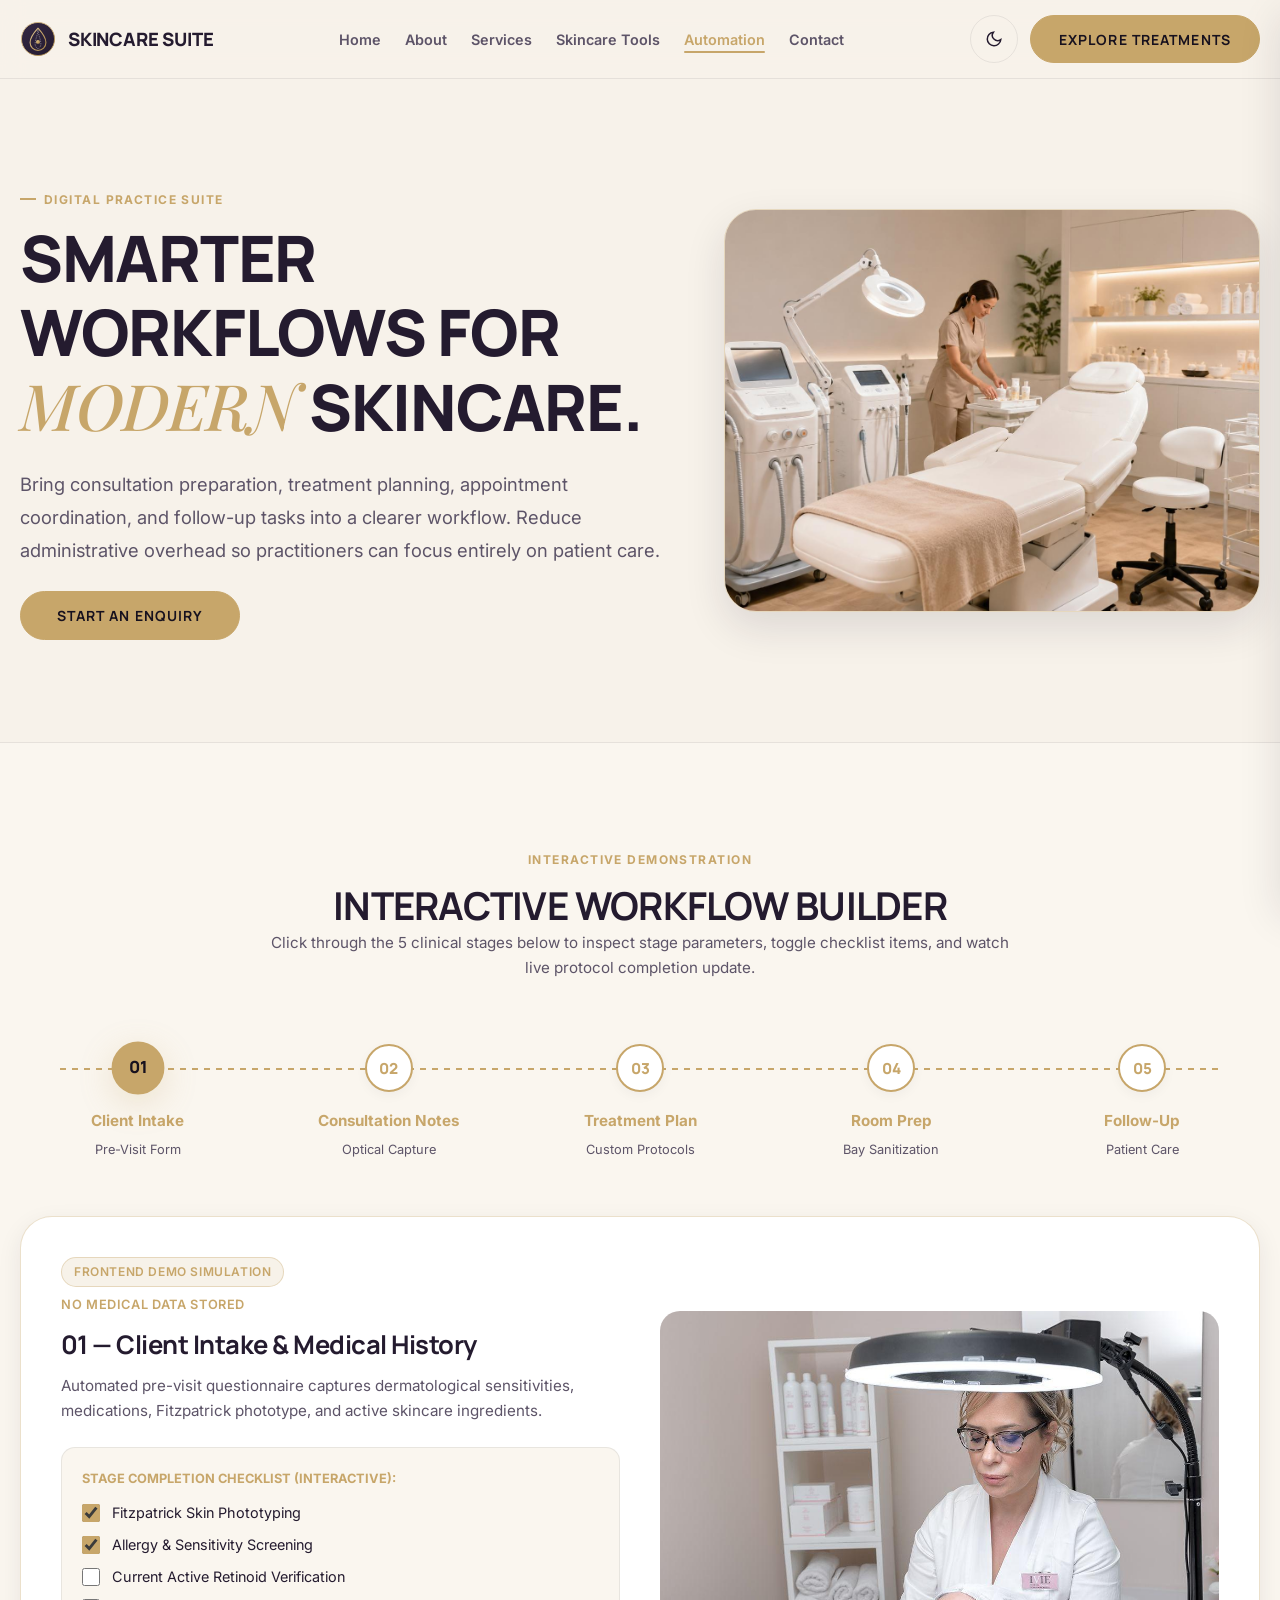
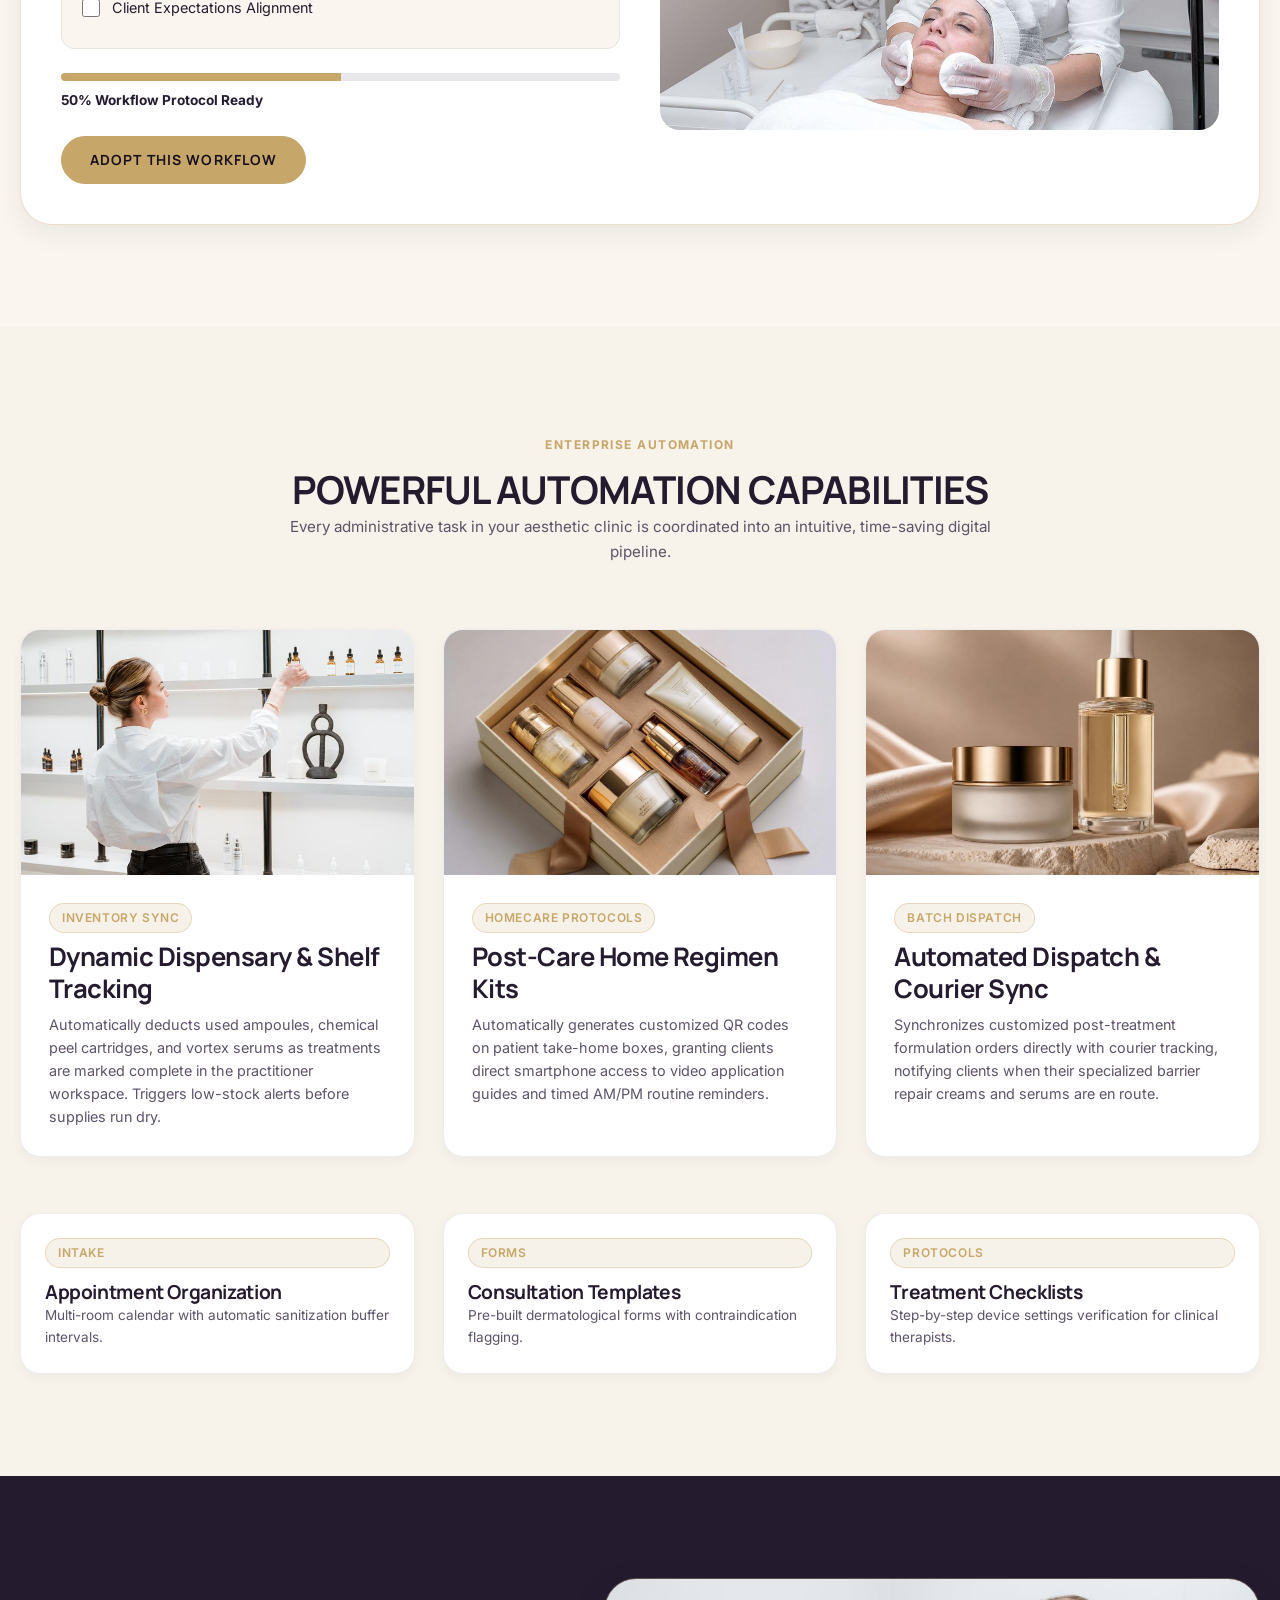
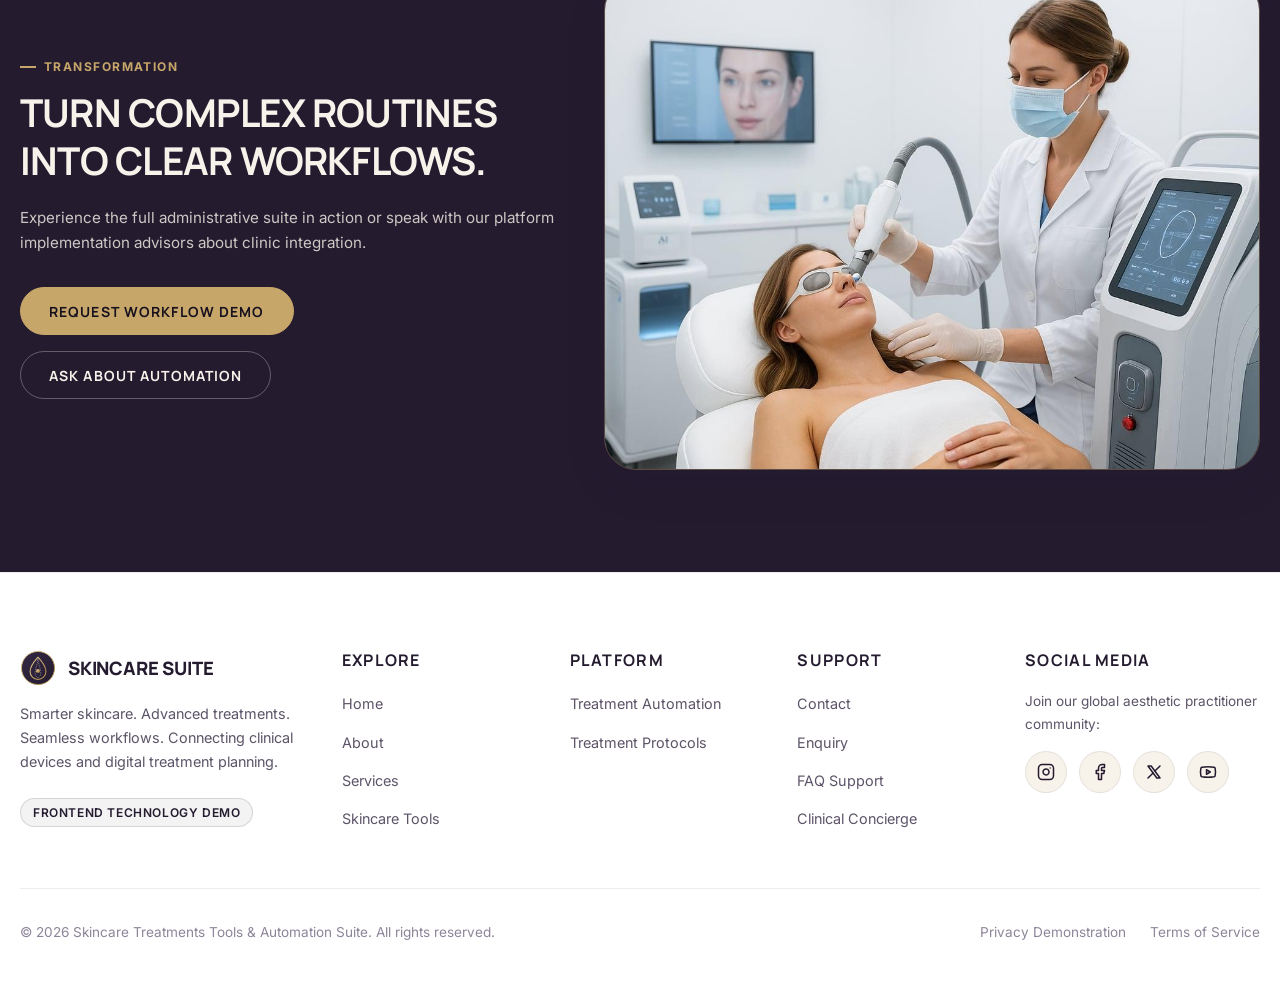
<file: automation.html>
<!DOCTYPE html>
<html lang="en" dir="ltr" data-theme="light">
<head>
  <meta charset="UTF-8">
  <meta name="viewport" content="width=device-width, initial-scale=1.0">
  <title>Skincare Workflow Automation Platform | Skincare Suite</title>
  <meta name="description" content="Discover smart workflows for aesthetic clinics: client intake forms, protocol formulation, treatment room checklists, and automated patient follow-ups.">
  <link rel="canonical" href="https://empsf179it-tech.github.io/Skincare-Treatments-Tools-Automation-Suite/automation.html">
  <meta property="og:title" content="Skincare Workflow Automation Platform">
  <meta property="og:description" content="Turn complex routines into clear workflows. Digital consultation, preparation, and follow-ups.">
  <meta property="og:image" content="assets/images/image-49.png">
  <link rel="icon" type="image/svg+xml" href="assets/images/favicon.svg">
  <link rel="stylesheet" href="assets/css/style.css">
</head>
<body>

  <!-- GLOBAL STICKY HEADER -->
  <header class="site-header" id="siteHeader">
    <div class="container navbar">
      <a href="index.html" class="navbar-brand" aria-label="Skincare Suite Home">
        <img src="assets/images/logo.svg" alt="Skincare Suite Logo" class="brand-logo-svg" width="36" height="36">
        <span>Skincare Suite</span>
      </a>

      <nav aria-label="Main Navigation">
        <ul class="navbar-nav">
          <li><a href="index.html" class="nav-link">Home</a></li>
          <li><a href="about.html" class="nav-link">About</a></li>
          <li><a href="services.html" class="nav-link">Services</a></li>
          <li><a href="tools.html" class="nav-link">Skincare Tools</a></li>
          <li><a href="automation.html" class="nav-link active">Automation</a></li>
          <li><a href="contact.html" class="nav-link">Contact</a></li>
        </ul>
      </nav>

      <div class="navbar-actions">
        <button type="button" class="action-icon-btn js-theme-toggle" aria-label="Toggle light and dark mode">
          <span class="js-theme-icon">
            <svg width="18" height="18" viewBox="0 0 24 24" fill="none" stroke="currentColor" stroke-width="2"><path d="M21 12.79A9 9 0 1 1 11.21 3 7 7 0 0 0 21 12.79z"/></svg>
          </span>
        </button>

        <button type="button" class="btn btn-primary" data-open-enquiry data-enquiry-type="Automation Features">
          Explore Treatments
        </button>

        <button type="button" class="hamburger-btn" aria-label="Toggle navigation menu" aria-expanded="false">
          <span class="hamburger-line"></span>
          <span class="hamburger-line"></span>
          <span class="hamburger-line"></span>
        </button>
      </div>
    </div>
  </header>

  <!-- MOBILE NAVIGATION DRAWER -->
  <div class="drawer-backdrop"></div>
  <aside class="mobile-drawer" aria-label="Mobile Navigation">
    <div class="drawer-header">
      <a href="index.html" class="navbar-brand">
        <img src="assets/images/logo.svg" alt="Skincare Suite Logo" class="brand-logo-svg" width="32" height="32">
        <span>Skincare Suite</span>
      </a>
      <button type="button" class="drawer-close-btn" aria-label="Close menu">&times;</button>
    </div>

    <ul class="drawer-nav">
      <li><a href="index.html" class="nav-link">Home</a></li>
      <li><a href="about.html" class="nav-link">About</a></li>
      <li><a href="services.html" class="nav-link">Services</a></li>
      <li><a href="tools.html" class="nav-link">Skincare Tools</a></li>
      <li><a href="automation.html" class="nav-link active">Treatment Automation</a></li>
      <li><a href="contact.html" class="nav-link">Contact</a></li>
    </ul>

    <div class="drawer-actions">
      <div class="drawer-controls-row">
        <button type="button" class="action-icon-btn js-theme-toggle" aria-label="Toggle theme">
          <span class="js-theme-icon">
            <svg width="18" height="18" viewBox="0 0 24 24" fill="none" stroke="currentColor" stroke-width="2"><path d="M21 12.79A9 9 0 1 1 11.21 3 7 7 0 0 0 21 12.79z"/></svg>
          </span>
        </button>
      </div>
      <button type="button" class="btn btn-primary" style="width: 100%;" data-open-enquiry data-enquiry-type="Automation Features">
        Explore Treatments
      </button>
    </div>
  </aside>

  <!-- MAIN CONTENT: EXACTLY 4 CONTENT SECTIONS (Rule 21) -->
  <main id="mainContent">

    <!-- AUTOMATION — SECTION 01: HERO (Image: image-49.png) -->
    <section class="section-pad" id="automationHero" aria-labelledby="autoHeroTitle" style="border-bottom: 1px solid var(--border-subtle);">
      <div class="container grid-editorial">
        <div>
          <span class="eyebrow">Digital Practice Suite</span>
          <h1 id="autoHeroTitle" class="display-title">
            SMARTER WORKFLOWS FOR <span class="editorial-title">MODERN</span> SKINCARE.
          </h1>
          <p style="margin-block: 1.5rem; font-size: 1.15rem; line-height: 1.8;">
            Bring consultation preparation, treatment planning, appointment coordination, and follow-up tasks into a clearer workflow. Reduce administrative overhead so practitioners can focus entirely on patient care.
          </p>
          <button type="button" class="btn btn-primary" data-open-enquiry data-enquiry-type="Automation Features" style="min-width: 220px;">
            START AN ENQUIRY
          </button>
        </div>

        <div style="border-radius: var(--radius-xl); overflow: hidden; box-shadow: var(--shadow-lg); border: 1px solid var(--border-champagne); aspect-ratio: 4/3;">
          <img src="assets/images/image-49.png" alt="Clinical treatment room preparation with consoles and sterile layout" width="800" height="600" fetchpriority="high">
        </div>
      </div>
    </section>

    <!-- AUTOMATION — SECTION 02: INTERACTIVE WORKFLOW BUILDER (Images: 75, 74, 73, 44, 25) -->
    <!-- 5 stages: 01 Client Intake, 02 Consultation Notes, 03 Treatment Plan, 04 Appointment Prep, 05 Follow-up Reminder -->
    <section class="section-pad js-workflow-section" id="workflowBuilder" aria-labelledby="builderTitle" style="background-color: var(--bg-card-alt);">
      <div class="container">
        <div class="section-header text-center">
          <span class="eyebrow">Interactive Demonstration</span>
          <h2 id="builderTitle">INTERACTIVE WORKFLOW BUILDER</h2>
          <p>Click through the 5 clinical stages below to inspect stage parameters, toggle checklist items, and watch live protocol completion update.</p>
        </div>

        <!-- 5-Stage Stepper -->
        <div class="workflow-stepper" role="tablist" aria-label="Workflow Stages">
          <div class="workflow-step is-active" role="tab" tabindex="0"
               data-title="01 — Client Intake & Medical History"
               data-desc="Automated pre-visit questionnaire captures dermatological sensitivities, medications, Fitzpatrick phototype, and active skincare ingredients."
               data-img="assets/images/image-75.png"
               data-tasks="Fitzpatrick Skin Phototyping;Allergy & Sensitivity Screening;Current Active Retinoid Verification;Client Expectations Alignment">
            <div class="step-bubble">01</div>
            <div>
              <div class="step-label">Client Intake</div>
              <div class="step-desc">Pre-Visit Form</div>
            </div>
          </div>

          <div class="workflow-step" role="tab" tabindex="0"
               data-title="02 — Consultation Notes & Optical Dermoscopy"
               data-desc="Aesthetician logs high-resolution dermoscopic observations directly into the client record, noting follicular congestion, erythema, and epidermal hydration."
               data-img="assets/images/image-74.png"
               data-tasks="Dermoscopic Magnification Inspection;Hydration & Sebum Gradient Check;Micro-Capillary Sensitivity Flag;Baseline Diagnostic Record">
            <div class="step-bubble">02</div>
            <div>
              <div class="step-label">Consultation Notes</div>
              <div class="step-desc">Optical Capture</div>
            </div>
          </div>

          <div class="workflow-step" role="tab" tabindex="0"
               data-title="03 — Treatment Plan & Protocol Sequencing"
               data-desc="Configures exact modality pairing (such as ultrasonic exfoliation followed by 633nm LED) with tailored serum compounding ratios."
               data-img="assets/images/image-73.png"
               data-tasks="Modality Sequencing (Peel + LED);Serum Active Concentration Ratios;Thermal RF Energy Bounds;Barrier Occlusion Selection">
            <div class="step-bubble">03</div>
            <div>
              <div class="step-label">Treatment Plan</div>
              <div class="step-desc">Custom Protocols</div>
            </div>
          </div>

          <div class="workflow-step" role="tab" tabindex="0"
               data-title="04 — Treatment Bay & Equipment Preparation"
               data-desc="Aesthetic bay setup verifies device calibration, vacuum fluid levels, single-use tips sterilization seals, and heated bed temperatures."
               data-img="assets/images/image-44.png"
               data-tasks="Autoclave Sterility Seal Inspection;Solution Reservoir Levels Verified;Vacuum Tip Calibration Pass;Treatment Tray Layout Confirmed">
            <div class="step-bubble">04</div>
            <div>
              <div class="step-label">Room Prep</div>
              <div class="step-desc">Bay Sanitization</div>
            </div>
          </div>

          <div class="workflow-step" role="tab" tabindex="0"
               data-title="05 — Follow-up Reminder & Glow Recovery"
               data-desc="Automated post-procedure care messages dispatch 24h, 72h, and 14 days after treatment, monitoring skin comfort and scheduling next sessions."
               data-img="assets/images/image-25.png"
               data-tasks="24h Barrier Check-in Automated SMS;72h Sun Protection & Hydration Guide;14-Day Result Review Reminder;4-Week Maintenance Window Invite">
            <div class="step-bubble">05</div>
            <div>
              <div class="step-label">Follow-Up</div>
              <div class="step-desc">Patient Care</div>
            </div>
          </div>
        </div>

        <!-- Interactive Stage Display Box -->
        <div class="workflow-display-box" style="margin-top: 3.5rem;">
          <div>
            <div class="card-meta">
              <span class="badge">Frontend Demo Simulation</span>
              <span>No Medical Data Stored</span>
            </div>
            <h3 class="js-workflow-title" style="margin-bottom: 0.75rem;">01 — Client Intake & Medical History</h3>
            <p class="js-workflow-desc" style="margin-bottom: 1.5rem; color: var(--text-muted);">
              Automated pre-visit questionnaire captures dermatological sensitivities, medications, Fitzpatrick phototype, and active skincare ingredients.
            </p>

            <div style="background: var(--bg-card-alt); border: 1px solid var(--border-subtle); border-radius: var(--radius-md); padding: 1.25rem; margin-bottom: 1.5rem;">
              <span style="font-size: 0.8rem; font-weight: 700; text-transform: uppercase; color: var(--accent-champagne); display: block; margin-bottom: 0.75rem;">
                Stage Completion Checklist (Interactive):
              </span>
              <div class="js-workflow-tasks">
                <label style="display: flex; align-items: center; gap: 0.75rem; margin-bottom: 0.5rem; cursor: pointer; font-size: 0.9rem;">
                  <input type="checkbox" class="js-workflow-chk" checked style="accent-color: var(--accent-champagne); width: 18px; height: 18px;">
                  <span>Fitzpatrick Skin Phototyping</span>
                </label>
                <label style="display: flex; align-items: center; gap: 0.75rem; margin-bottom: 0.5rem; cursor: pointer; font-size: 0.9rem;">
                  <input type="checkbox" class="js-workflow-chk" checked style="accent-color: var(--accent-champagne); width: 18px; height: 18px;">
                  <span>Allergy & Sensitivity Screening</span>
                </label>
                <label style="display: flex; align-items: center; gap: 0.75rem; margin-bottom: 0.5rem; cursor: pointer; font-size: 0.9rem;">
                  <input type="checkbox" class="js-workflow-chk" style="accent-color: var(--accent-champagne); width: 18px; height: 18px;">
                  <span>Current Active Retinoid Verification</span>
                </label>
                <label style="display: flex; align-items: center; gap: 0.75rem; margin-bottom: 0.5rem; cursor: pointer; font-size: 0.9rem;">
                  <input type="checkbox" class="js-workflow-chk" style="accent-color: var(--accent-champagne); width: 18px; height: 18px;">
                  <span>Client Expectations Alignment</span>
                </label>
              </div>
            </div>

            <!-- Progress Meter -->
            <div style="background: rgba(36, 27, 47, 0.1); border-radius: var(--radius-pill); height: 8px; width: 100%; overflow: hidden; margin-bottom: 0.5rem;">
              <div class="js-workflow-progress-bar" style="background: var(--accent-champagne); height: 100%; width: 50%; transition: width 0.3s ease;"></div>
            </div>
            <div class="js-workflow-progress-text" style="font-size: 0.85rem; font-weight: 700; color: var(--text-main); margin-bottom: 1.5rem;">
              50% Workflow Protocol Ready
            </div>

            <button type="button" class="btn btn-primary" data-open-enquiry data-enquiry-type="Automation Features" data-enquiry-item="Workflow Stage Protocol" style="min-width: 220px;">
              ADOPT THIS WORKFLOW
            </button>
          </div>

          <div class="workflow-display-img">
            <img src="assets/images/image-75.png" alt="Clinical consultation assessment and treatment planning notes" class="js-workflow-img" width="600" height="450" loading="lazy">
          </div>
        </div>
      </div>
    </section>

    <!-- AUTOMATION — SECTION 03: AUTOMATION FEATURES (Images: image-18.png & image-17.png) -->
    <!-- Distinct visual composition with interactive timeline, dashboard preview, compact info panels -->
    <section class="section-pad" id="automationFeatures" aria-labelledby="featuresTitle">
      <div class="container">
        <div class="section-header text-center">
          <span class="eyebrow">Enterprise Automation</span>
          <h2 id="featuresTitle">POWERFUL AUTOMATION CAPABILITIES</h2>
          <p>Every administrative task in your aesthetic clinic is coordinated into an intuitive, time-saving digital pipeline.</p>
        </div>

        <div class="grid-3-cards" style="margin-bottom: 3.5rem;">
          <!-- Feature 1: Dynamic Dispensary & Shelf Tracking (image-18.png) -->
          <article class="premium-card">
            <div class="card-media" style="aspect-ratio: 16 / 10;">
              <img src="assets/images/image-18.png" alt="Boutique retail dispensary shelving inspection and stock management" width="600" height="380" loading="lazy">
            </div>
            <div class="card-body">
              <span class="badge" style="align-self: flex-start; margin-bottom: 0.5rem;">Inventory Sync</span>
              <h3 style="margin-bottom: 0.5rem;">Dynamic Dispensary & Shelf Tracking</h3>
              <p style="font-size: 0.9rem; color: var(--text-muted); line-height: 1.6;">
                Automatically deducts used ampoules, chemical peel cartridges, and vortex serums as treatments are marked complete in the practitioner workspace. Triggers low-stock alerts before supplies run dry.
              </p>
            </div>
          </article>

          <!-- Feature 2: Regimen Packaging & Protocol Kits (image-17.png) -->
          <article class="premium-card">
            <div class="card-media" style="aspect-ratio: 16 / 10;">
              <img src="assets/images/image-17.png" alt="Luxury skincare regimen presentation box and structured homecare protocol kit" width="600" height="380" loading="lazy">
            </div>
            <div class="card-body">
              <span class="badge" style="align-self: flex-start; margin-bottom: 0.5rem;">Homecare Protocols</span>
              <h3 style="margin-bottom: 0.5rem;">Post-Care Home Regimen Kits</h3>
              <p style="font-size: 0.9rem; color: var(--text-muted); line-height: 1.6;">
                Automatically generates customized QR codes on patient take-home boxes, granting clients direct smartphone access to video application guides and timed AM/PM routine reminders.
              </p>
            </div>
          </article>

          <!-- Feature 3: Studio Take-Home Dispensing (image-63.png) -->
          <article class="premium-card">
            <div class="card-media" style="aspect-ratio: 16 / 10;">
              <img src="assets/images/image-63.png" alt="Luxury skincare cream jar and serum bottles on natural travertine pedestal" width="600" height="380" loading="lazy">
            </div>
            <div class="card-body">
              <span class="badge" style="align-self: flex-start; margin-bottom: 0.5rem;">Batch Dispatch</span>
              <h3 style="margin-bottom: 0.5rem;">Automated Dispatch & Courier Sync</h3>
              <p style="font-size: 0.9rem; color: var(--text-muted); line-height: 1.6;">
                Synchronizes customized post-treatment formulation orders directly with courier tracking, notifying clients when their specialized barrier repair creams and serums are en route.
              </p>
            </div>
          </article>
        </div>

        <!-- Compact Information Panels (6 core capabilities) -->
        <div class="grid-3-cards">
          <div class="premium-card" style="padding: 1.5rem;">
            <span class="badge" style="margin-bottom: 0.75rem;">Intake</span>
            <h4>Appointment Organization</h4>
            <p style="font-size: 0.85rem; margin-bottom: 0;">Multi-room calendar with automatic sanitization buffer intervals.</p>
          </div>
          <div class="premium-card" style="padding: 1.5rem;">
            <span class="badge" style="margin-bottom: 0.75rem;">Forms</span>
            <h4>Consultation Templates</h4>
            <p style="font-size: 0.85rem; margin-bottom: 0;">Pre-built dermatological forms with contraindication flagging.</p>
          </div>
          <div class="premium-card" style="padding: 1.5rem;">
            <span class="badge" style="margin-bottom: 0.75rem;">Protocols</span>
            <h4>Treatment Checklists</h4>
            <p style="font-size: 0.85rem; margin-bottom: 0;">Step-by-step device settings verification for clinical therapists.</p>
          </div>
        </div>
      </div>
    </section>

    <!-- AUTOMATION — SECTION 04: CTA (Image: image-55.png) -->
    <section class="section-pad section-dark" id="automationCta" aria-labelledby="autoCtaTitle">
      <div class="container grid-editorial-reverse">
        <div>
          <span class="eyebrow">Transformation</span>
          <h2 id="autoCtaTitle" style="color: var(--secondary-ivory); margin-bottom: 1.25rem;">
            TURN COMPLEX ROUTINES INTO CLEAR WORKFLOWS.
          </h2>
          <p style="color: rgba(247, 242, 234, 0.8); margin-bottom: 2rem;">
            Experience the full administrative suite in action or speak with our platform implementation advisors about clinic integration.
          </p>
          <div class="btn-group">
            <button type="button" class="btn btn-primary" data-open-enquiry data-enquiry-type="Automation Features" style="min-width: 200px;">
              REQUEST WORKFLOW DEMO
            </button>
            <button type="button" class="btn btn-ghost-dark" data-open-enquiry data-enquiry-type="Automation Features" style="min-width: 220px;">
              ASK ABOUT AUTOMATION
            </button>
          </div>
        </div>

        <div style="border-radius: var(--radius-xl); overflow: hidden; border: 1px solid var(--border-champagne); box-shadow: var(--shadow-lg); aspect-ratio: 4/3;">
          <img src="assets/images/image-55.png" alt="Clinician performing precision fractional laser skin rejuvenation session" width="600" height="450" loading="lazy">
        </div>
      </div>
    </section>

  </main>

  <!-- GLOBAL FOOTER -->
  <footer class="site-footer">
    <div class="container">
      <div class="footer-grid">
        <div>
          <a href="index.html" class="navbar-brand" style="margin-bottom: 1rem;">
            <img src="assets/images/logo.svg" alt="Skincare Suite Logo" class="brand-logo-svg" width="32" height="32">
            <span>Skincare Suite</span>
          </a>
          <p style="margin-bottom: 1.5rem;">
            Smarter skincare. Advanced treatments. Seamless workflows. Connecting clinical devices and digital treatment planning.
          </p>
          <span class="badge">
            Frontend Technology Demo
          </span>
        </div>

        <div>
          <h4>Explore</h4>
          <ul class="footer-nav">
            <li><a href="index.html">Home</a></li>
            <li><a href="about.html">About</a></li>
            <li><a href="services.html">Services</a></li>
            <li><a href="tools.html">Skincare Tools</a></li>
          </ul>
        </div>

        <div>
          <h4>Platform</h4>
          <ul class="footer-nav">
            <li><a href="automation.html">Treatment Automation</a></li>
            <li><a href="services.html#treatmentCollection">Treatment Protocols</a></li>
          </ul>
        </div>

        <div>
          <h4>Support</h4>
          <ul class="footer-nav">
            <li><a href="contact.html">Contact</a></li>
            <li><a href="#" data-open-enquiry data-enquiry-type="General Enquiry">Enquiry</a></li>
            <li><a href="contact.html#faq">FAQ Support</a></li>
            <li><a href="contact.html#concierge">Clinical Concierge</a></li>
          </ul>
        </div>

        <div>
          <h4>Social Media</h4>
          <p style="font-size: 0.85rem; margin-bottom: 0.75rem;">Join our global aesthetic practitioner community:</p>
          <div class="social-icons">
            <a href="https://instagram.com" target="_blank" rel="noopener noreferrer" class="social-icon-btn" aria-label="Follow us on Instagram">
              <svg width="18" height="18" viewBox="0 0 24 24" fill="none" stroke="currentColor" stroke-width="2" stroke-linecap="round" stroke-linejoin="round"><rect width="20" height="20" x="2" y="2" rx="5" ry="5"/><path d="M16 11.37A4 4 0 1 1 12.63 8 4 4 0 0 1 16 11.37z"/><line x1="17.5" x2="17.51" y1="6.5" y2="6.5"/></svg>
            </a>
            <a href="https://facebook.com" target="_blank" rel="noopener noreferrer" class="social-icon-btn" aria-label="Follow us on Facebook">
              <svg width="18" height="18" viewBox="0 0 24 24" fill="none" stroke="currentColor" stroke-width="2" stroke-linecap="round" stroke-linejoin="round"><path d="M18 2h-3a5 5 0 0 0-5 5v3H7v4h3v8h4v-8h3l1-4h-4V7a1 1 0 0 1 1-1h3z"/></svg>
            </a>
            <a href="https://x.com" target="_blank" rel="noopener noreferrer" class="social-icon-btn" aria-label="Follow us on X">
              <svg width="18" height="18" viewBox="0 0 24 24" fill="none" stroke="currentColor" stroke-width="2" stroke-linecap="round" stroke-linejoin="round"><path d="M4 4l11.733 16h4.267l-11.733 -16z"/><path d="M4 20l6.768 -6.768m2.46 -2.46l6.772 -6.772"/></svg>
            </a>
            <a href="https://youtube.com" target="_blank" rel="noopener noreferrer" class="social-icon-btn" aria-label="Follow us on YouTube">
              <svg width="18" height="18" viewBox="0 0 24 24" fill="none" stroke="currentColor" stroke-width="2" stroke-linecap="round" stroke-linejoin="round"><path d="M2.5 17a24.12 24.12 0 0 1 0-10 2 2 0 0 1 1.4-1.4 49.56 49.56 0 0 1 16.2 0A2 2 0 0 1 21.5 7a24.12 24.12 0 0 1 0 10 2 2 0 0 1-1.4 1.4 49.55 49.55 0 0 1-16.2 0A2 2 0 0 1 2.5 17"/><polygon points="10 15 15 12 10 9 10 15"/></svg>
            </a>
          </div>
        </div>
      </div>

      <div class="footer-bottom">
        <div>© 2026 Skincare Treatments Tools & Automation Suite. All rights reserved.</div>
        <div style="display: flex; gap: 1.5rem;">
          <a href="contact.html">Privacy Demonstration</a>
          <a href="contact.html">Terms of Service</a>
        </div>
      </div>
    </div>
  </footer>

  <!-- SHARED ENQUIRY & SEARCH MODALS -->
  <div class="modal-overlay" id="enquiryModal" role="dialog" aria-modal="true" aria-labelledby="modalTitle">
    <div class="modal-container">
      <div class="modal-header">
        <h3 id="modalTitle">LET’S TALK SKINCARE.</h3>
        <button type="button" class="modal-close-btn" aria-label="Close modal">&times;</button>
      </div>
      <div class="modal-body">
        <form id="enquiryForm" novalidate>
          <div class="form-group">
            <label for="enquiryName" class="form-label">Full Name *</label>
            <input type="text" id="enquiryName" class="form-control" placeholder="Dr. or Ms./Mr. Full Name" required>
            <div class="form-feedback"></div>
          </div>
          <div class="modal-form-grid-2">
            <div class="form-group">
              <label for="enquiryEmail" class="form-label">Email Address *</label>
              <input type="email" id="enquiryEmail" class="form-control" placeholder="hello@example.com" required>
              <div class="form-feedback"></div>
            </div>
            <div class="form-group">
              <label for="enquiryPhone" class="form-label">Phone (Optional)</label>
              <input type="tel" id="enquiryPhone" class="form-control" placeholder="+1 (000) 000-0000">
              <div class="form-feedback"></div>
            </div>
          </div>
          <div class="modal-form-grid-2">
            <div class="form-group">
              <label for="enquiryType" class="form-label">Enquiry Type *</label>
              <select id="enquiryType" class="form-control form-select" required>
                <option value="Automation Features">Automation Features</option>
                <option value="Treatment Information">Treatment Information</option>
                <option value="Skincare Tools">Skincare Tools</option>
                <option value="Appointment Workflow">Appointment Workflow</option>
                <option value="Technical Support">Technical Support</option>
                <option value="General Enquiry">General Enquiry</option>
              </select>
            </div>
            <div class="form-group">
              <label for="enquiryItem" class="form-label">Treatment or Tool Focus</label>
              <input type="text" id="enquiryItem" class="form-control" placeholder="Selected workflow module">
            </div>
          </div>
          <div class="form-group">
            <label for="enquiryDate" class="form-label">Preferred Demo Date (Optional)</label>
            <input type="date" id="enquiryDate" class="form-control">
          </div>
          <div class="form-group">
            <label for="enquiryMessage" class="form-label">Message *</label>
            <textarea id="enquiryMessage" class="form-control" rows="4" placeholder="Tell us about your clinic workflow goals..." required></textarea>
            <div class="form-feedback"></div>
          </div>
          <div class="modal-footer" style="padding-inline: 0; padding-bottom: 0;">
            <button type="button" class="btn btn-secondary js-modal-cancel">CANCEL</button>
            <button type="submit" class="btn btn-primary">SEND ENQUIRY</button>
          </div>
        </form>

        <div class="modal-success-state">
          <div class="modal-success-icon">✓</div>
          <h3 style="margin-bottom: 0.75rem;">ENQUIRY PREPARED SUCCESSFULLY</h3>
          <p style="margin-bottom: 1.5rem;">
            Thank you. Your enquiry has been prepared in this frontend demonstration.
          </p>
          <button type="button" class="btn btn-primary js-modal-success-dismiss">Done</button>
        </div>
      </div>
    </div>
  </div>

  <div class="modal-overlay" id="searchModal" role="dialog" aria-modal="true" aria-labelledby="searchModalTitle">
    <div class="modal-container search-modal-container">
      <div class="modal-header">
        <h3 id="searchModalTitle">Search Skincare Suite</h3>
        <button type="button" class="modal-close-btn" aria-label="Close search">&times;</button>
      </div>
      <div class="modal-body">
        <div class="search-input-wrapper">
          <span class="search-icon-inside">
            <svg width="20" height="20" viewBox="0 0 24 24" fill="none" stroke="currentColor" stroke-width="2"><circle cx="11" cy="11" r="8"/><line x1="21" y1="21" x2="16.65" y2="16.65"/></svg>
          </span>
          <input type="text" id="globalSearchInput" class="search-input" placeholder="Search treatments, tools, workflows, or pages...">
        </div>
        <div class="search-results-list" id="searchResultsList"></div>
      </div>
    </div>
  </div>

  <!-- Drop to Top / Scroll to Top Button -->
  <button type="button" class="scroll-to-top-btn js-scroll-to-top" id="scrollToTopBtn" aria-label="Drop to top" title="Drop to top">
    <svg width="20" height="20" viewBox="0 0 24 24" fill="none" stroke="currentColor" stroke-width="2.5" stroke-linecap="round" stroke-linejoin="round">
      <path d="M18 15l-6-6-6 6"/>
    </svg>
  </button>

  <script src="assets/js/main.js"></script>
</body>
</html>
</file>
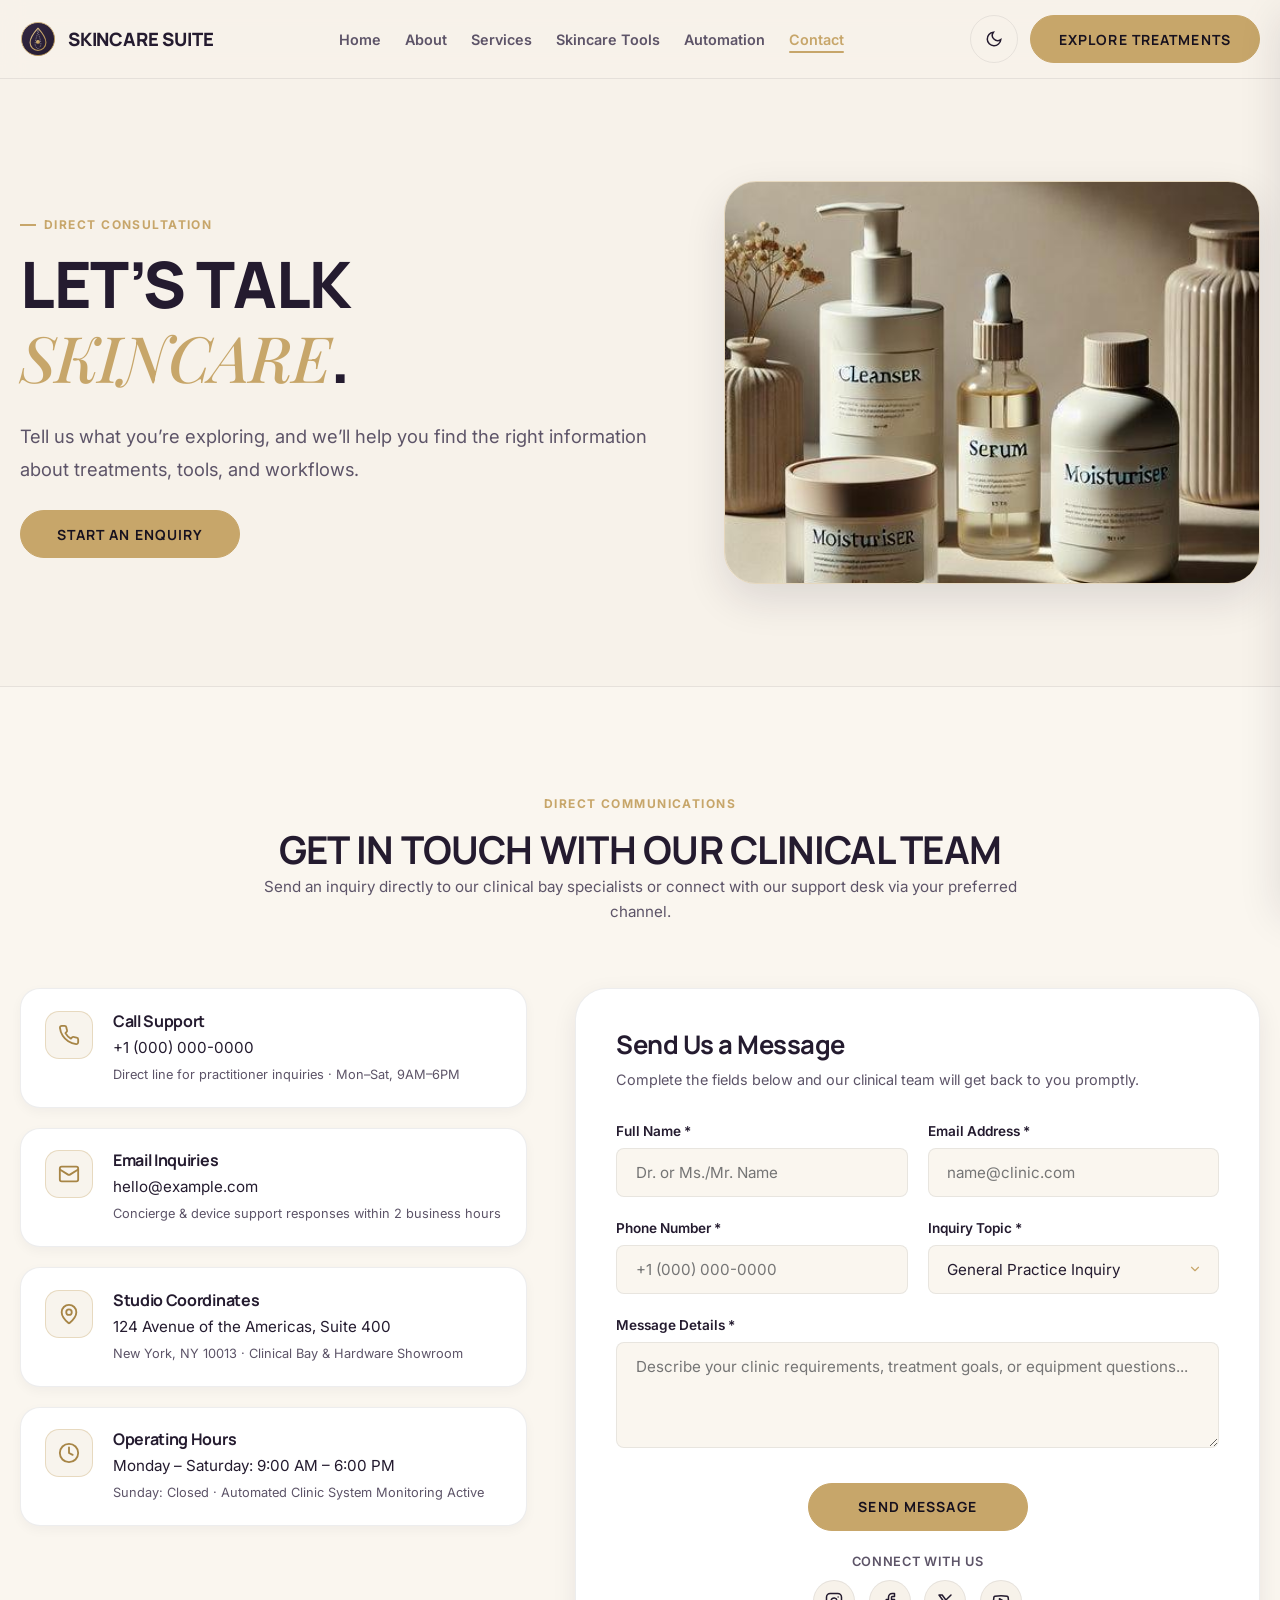
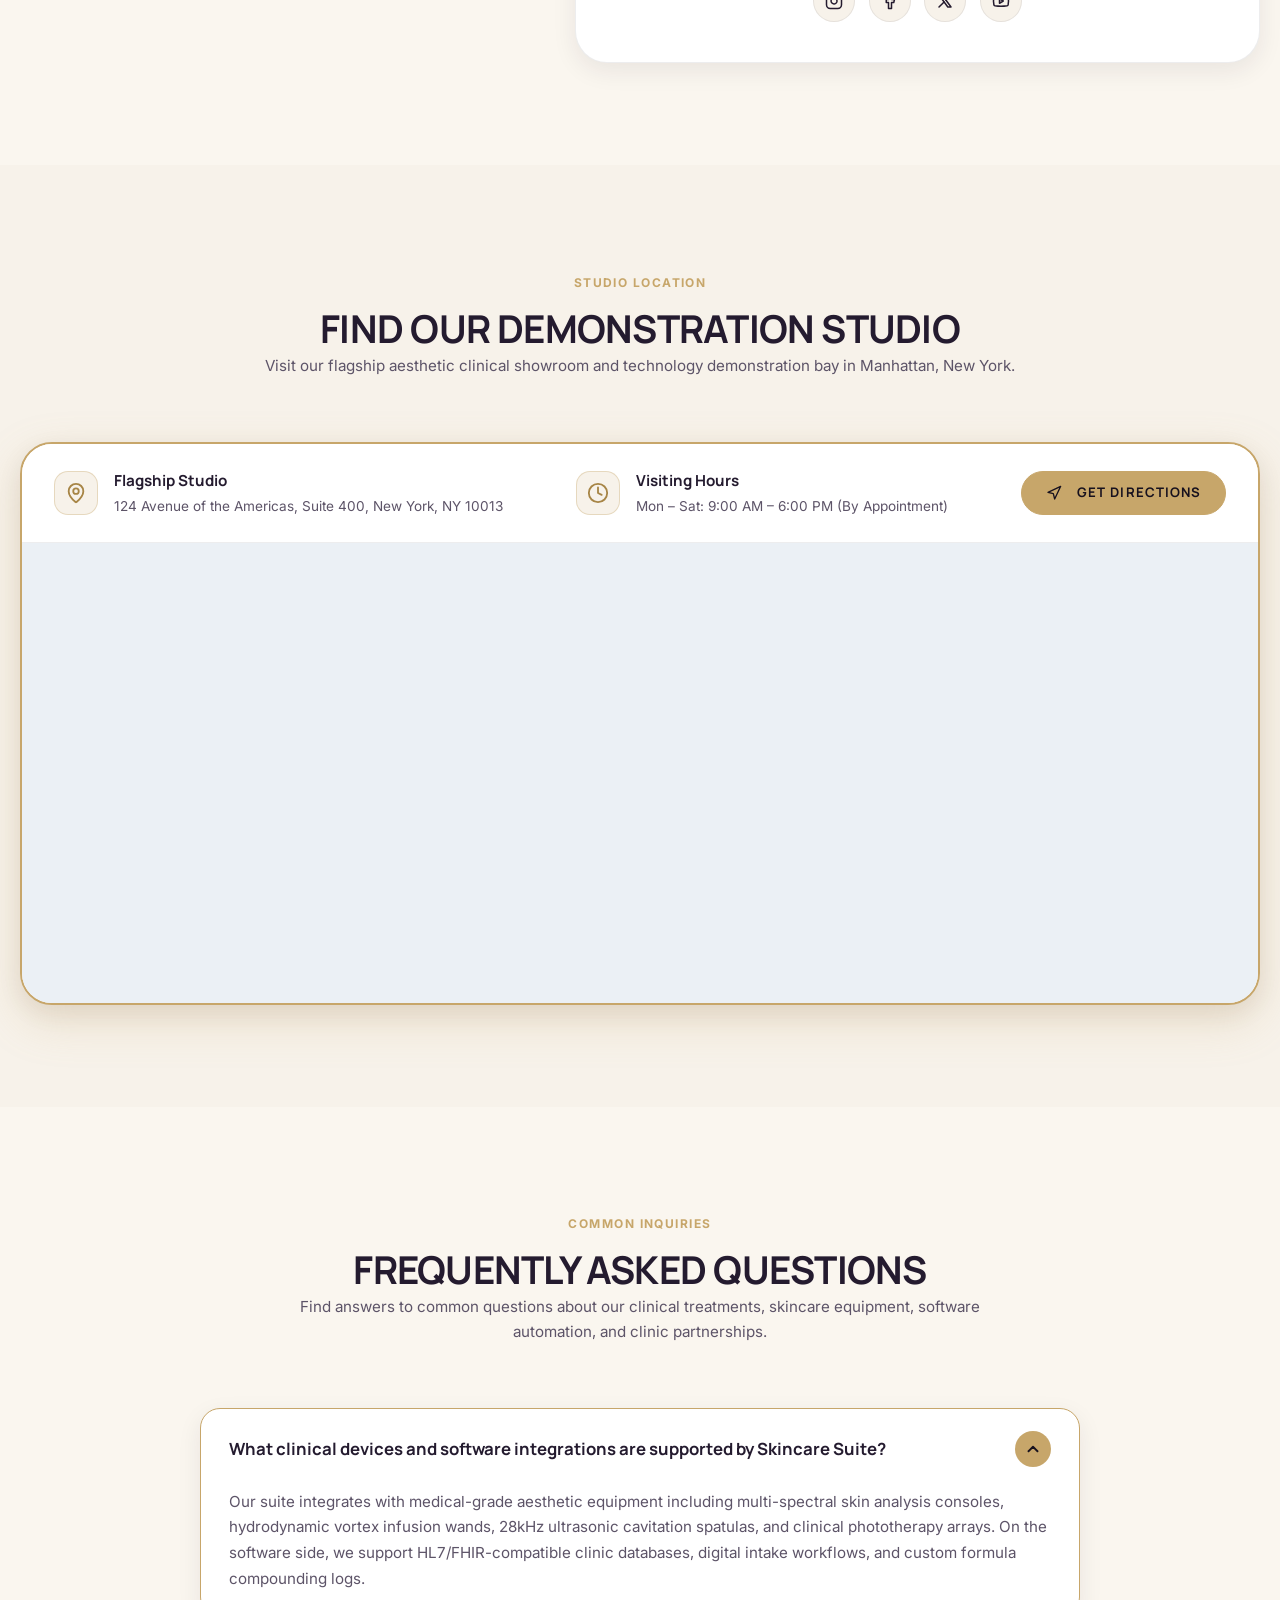
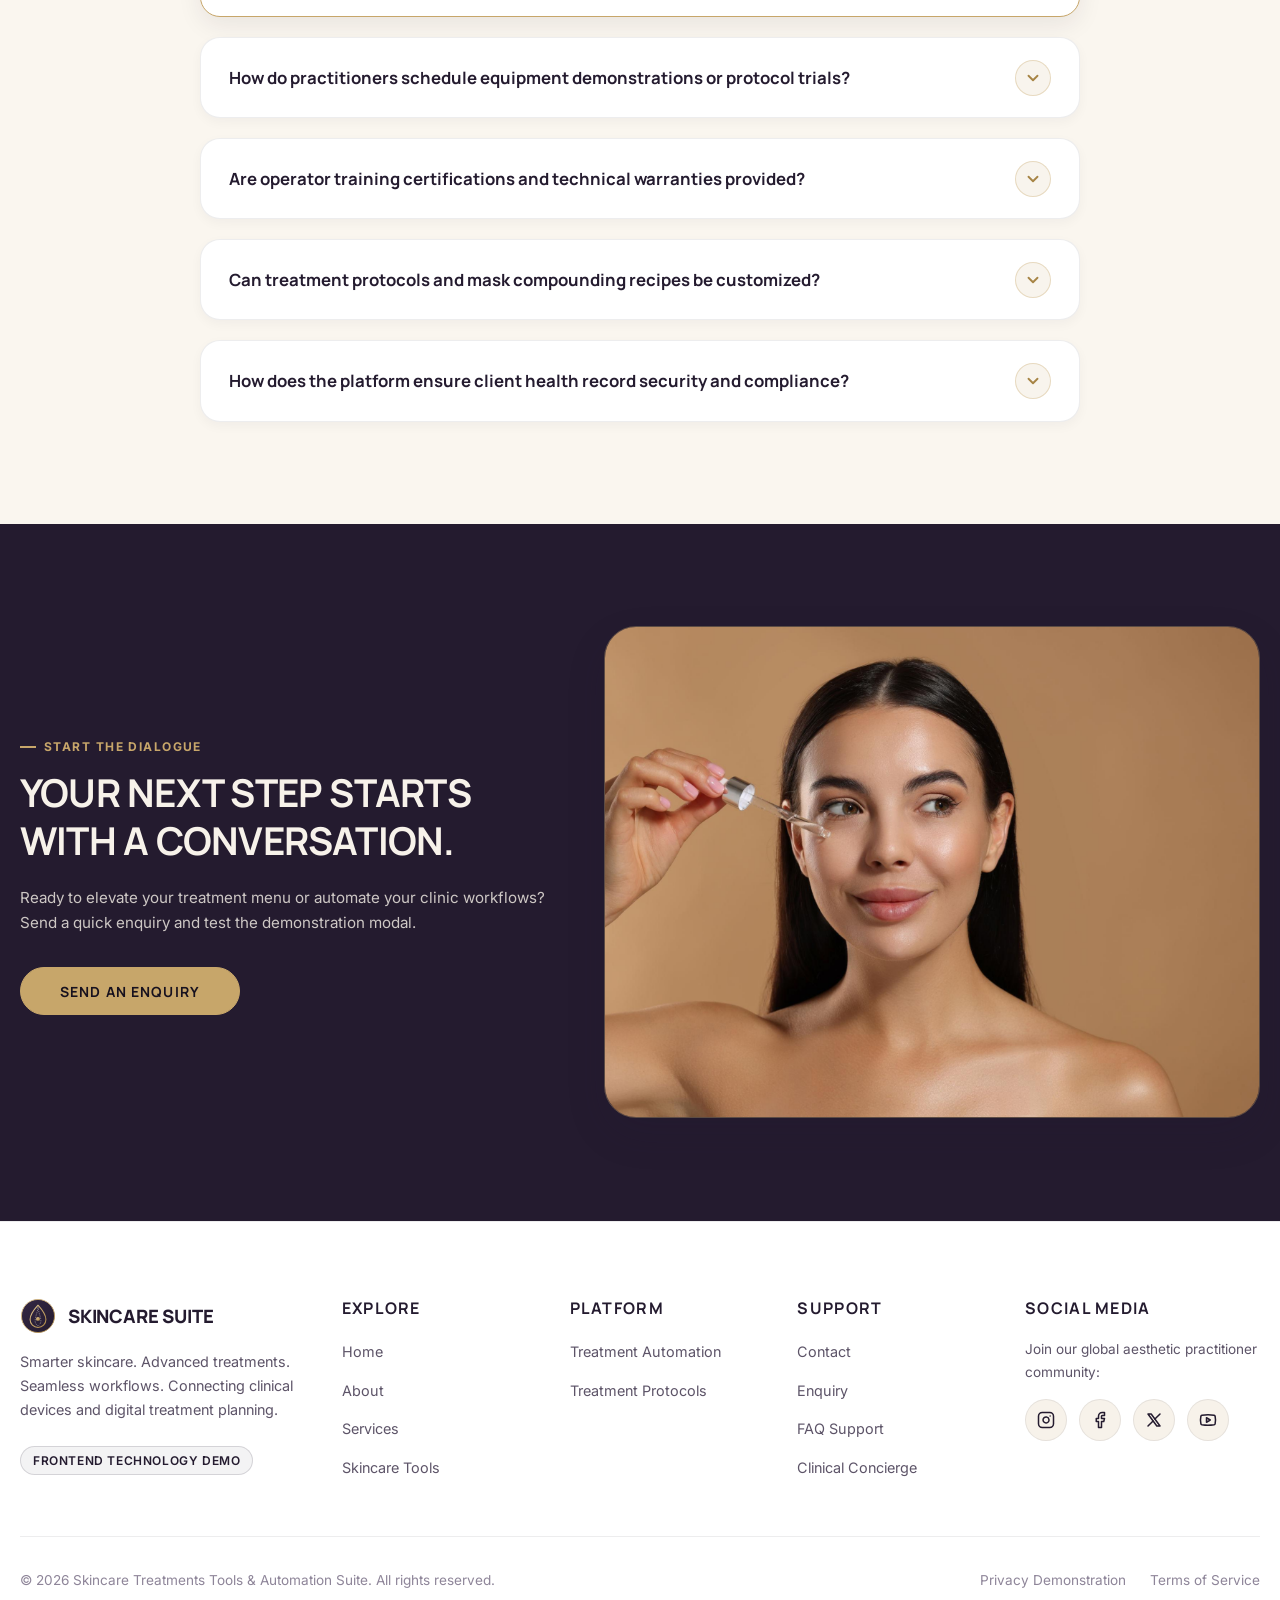
<file: contact.html>
<!DOCTYPE html>
<html lang="en" dir="ltr" data-theme="light">
<head>
  <meta charset="UTF-8">
  <meta name="viewport" content="width=device-width, initial-scale=1.0">
  <title>Contact Skincare Suite | Aesthetic Inquiries & Consultation</title>
  <meta name="description" content="Get in touch with Skincare Suite for inquiries on facial treatment protocols, aesthetic clinic hardware, and practice automation tools.">
  <link rel="canonical" href="https://empsf179it-tech.github.io/Skincare-Treatments-Tools-Automation-Suite/contact.html">
  <meta property="og:title" content="Contact Skincare Suite">
  <meta property="og:description" content="Let's talk skincare. Tell us what you're exploring, and we'll help you find the right information.">
  <meta property="og:image" content="assets/images/image-3.png">
  <link rel="icon" type="image/svg+xml" href="assets/images/favicon.svg">
  <link rel="stylesheet" href="assets/css/style.css">
</head>
<body>

  <!-- GLOBAL STICKY HEADER -->
  <header class="site-header" id="siteHeader">
    <div class="container navbar">
      <a href="index.html" class="navbar-brand" aria-label="Skincare Suite Home">
        <img src="assets/images/logo.svg" alt="Skincare Suite Logo" class="brand-logo-svg" width="36" height="36">
        <span>Skincare Suite</span>
      </a>

      <nav aria-label="Main Navigation">
        <ul class="navbar-nav">
          <li><a href="index.html" class="nav-link">Home</a></li>
          <li><a href="about.html" class="nav-link">About</a></li>
          <li><a href="services.html" class="nav-link">Services</a></li>
          <li><a href="tools.html" class="nav-link">Skincare Tools</a></li>
          <li><a href="automation.html" class="nav-link">Automation</a></li>
          <li><a href="contact.html" class="nav-link active">Contact</a></li>
        </ul>
      </nav>

      <div class="navbar-actions">
        <button type="button" class="action-icon-btn js-theme-toggle" aria-label="Toggle light and dark mode">
          <span class="js-theme-icon">
            <svg width="18" height="18" viewBox="0 0 24 24" fill="none" stroke="currentColor" stroke-width="2"><path d="M21 12.79A9 9 0 1 1 11.21 3 7 7 0 0 0 21 12.79z"/></svg>
          </span>
        </button>

        <button type="button" class="btn btn-primary" data-open-enquiry data-enquiry-type="General Enquiry">
          Explore Treatments
        </button>

        <button type="button" class="hamburger-btn" aria-label="Toggle navigation menu" aria-expanded="false">
          <span class="hamburger-line"></span>
          <span class="hamburger-line"></span>
          <span class="hamburger-line"></span>
        </button>
      </div>
    </div>
  </header>

  <!-- MOBILE NAVIGATION DRAWER -->
  <div class="drawer-backdrop"></div>
  <aside class="mobile-drawer" aria-label="Mobile Navigation">
    <div class="drawer-header">
      <a href="index.html" class="navbar-brand">
        <img src="assets/images/logo.svg" alt="Skincare Suite Logo" class="brand-logo-svg" width="32" height="32">
        <span>Skincare Suite</span>
      </a>
      <button type="button" class="drawer-close-btn" aria-label="Close menu">&times;</button>
    </div>

    <ul class="drawer-nav">
      <li><a href="index.html" class="nav-link">Home</a></li>
      <li><a href="about.html" class="nav-link">About</a></li>
      <li><a href="services.html" class="nav-link">Services</a></li>
      <li><a href="tools.html" class="nav-link">Skincare Tools</a></li>
      <li><a href="automation.html" class="nav-link">Treatment Automation</a></li>
      <li><a href="contact.html" class="nav-link active">Contact</a></li>
    </ul>

    <div class="drawer-actions">
      <div class="drawer-controls-row">
        <button type="button" class="action-icon-btn js-theme-toggle" aria-label="Toggle theme">
          <span class="js-theme-icon">
            <svg width="18" height="18" viewBox="0 0 24 24" fill="none" stroke="currentColor" stroke-width="2"><path d="M21 12.79A9 9 0 1 1 11.21 3 7 7 0 0 0 21 12.79z"/></svg>
          </span>
        </button>
      </div>
      <button type="button" class="btn btn-primary" style="width: 100%;" data-open-enquiry data-enquiry-type="General Enquiry">
        Explore Treatments
      </button>
    </div>
  </aside>

  <!-- MAIN CONTENT: EXACTLY 4 CONTENT SECTIONS (Rule 19) -->
  <main id="mainContent">

    <!-- CONTACT — SECTION 01: HERO (Image: image-3.png) -->
    <!-- Opens popup modal, no huge embedded form on page (Rule 19) -->
    <section class="section-pad" id="contactHero" aria-labelledby="contactHeroTitle" style="border-bottom: 1px solid var(--border-subtle);">
      <div class="container grid-editorial">
        <div>
          <span class="eyebrow">Direct Consultation</span>
          <h1 id="contactHeroTitle" class="display-title">
            LET’S TALK <span class="editorial-title">SKINCARE</span>.
          </h1>
          <p style="margin-block: 1.5rem; font-size: 1.15rem; line-height: 1.8;">
            Tell us what you’re exploring, and we’ll help you find the right information about treatments, tools, and workflows.
          </p>
          <button type="button" class="btn btn-primary" data-open-enquiry data-enquiry-type="General Enquiry" style="min-width: 220px;">
            START AN ENQUIRY
          </button>
        </div>

        <div style="border-radius: var(--radius-xl); overflow: hidden; box-shadow: var(--shadow-lg); border: 1px solid var(--border-champagne); aspect-ratio: 4/3;">
          <img src="assets/images/image-3.png" alt="Ceramic cleanser, serum, and moisturizer bottles on minimalist surface" width="800" height="600" fetchpriority="high">
        </div>
      </div>
    </section>

    <!-- CONTACT — SECTION 02: DIRECT MESSAGE & CONTACT CHANNELS (Call, Email, Location & Hours Icons) -->
    <section class="section-pad" id="contactInfo" aria-labelledby="infoTitle" style="background-color: var(--bg-card-alt);">
      <span id="concierge"></span>
      <div class="container">
        <div class="section-header text-center">
          <span class="eyebrow">Direct Communications</span>
          <h2 id="infoTitle">GET IN TOUCH WITH OUR CLINICAL TEAM</h2>
          <p>Send an inquiry directly to our clinical bay specialists or connect with our support desk via your preferred channel.</p>
        </div>

        <div class="contact-section-grid">
          <!-- Left Column: Contact Channels with Call, Email, Location & Operating Hours Icons -->
          <div class="contact-info-panel">
            <!-- Channel 1: Call / Phone -->
            <div class="contact-channel-card">
              <div class="contact-channel-icon" aria-hidden="true">
                <svg width="22" height="22" viewBox="0 0 24 24" fill="none" stroke="currentColor" stroke-width="2" stroke-linecap="round" stroke-linejoin="round">
                  <path d="M22 16.92v3a2 2 0 0 1-2.18 2 19.79 19.79 0 0 1-8.63-3.07 19.5 19.5 0 0 1-6-6 19.79 19.79 0 0 1-3.07-8.67A2 2 0 0 1 4.11 2h3a2 2 0 0 1 2 1.72 12.84 12.84 0 0 0 .7 2.81 2 2 0 0 1-.45 2.11L8.09 9.91a16 16 0 0 0 6 6l1.27-1.27a2 2 0 0 1 2.11-.45 12.84 12.84 0 0 0 2.81.7A2 2 0 0 1 22 16.92z"/>
                </svg>
              </div>
              <div class="contact-channel-body">
                <h4>Call Support</h4>
                <p><a href="tel:+10000000000">+1 (000) 000-0000</a></p>
                <span class="channel-caption">Direct line for practitioner inquiries · Mon–Sat, 9AM–6PM</span>
              </div>
            </div>

            <!-- Channel 2: Email -->
            <div class="contact-channel-card">
              <div class="contact-channel-icon" aria-hidden="true">
                <svg width="22" height="22" viewBox="0 0 24 24" fill="none" stroke="currentColor" stroke-width="2" stroke-linecap="round" stroke-linejoin="round">
                  <rect width="20" height="16" x="2" y="4" rx="2"/>
                  <path d="m22 7-8.97 5.7a1.94 1.94 0 0 1-2.06 0L2 7"/>
                </svg>
              </div>
              <div class="contact-channel-body">
                <h4>Email Inquiries</h4>
                <p><a href="mailto:hello@example.com">hello@example.com</a></p>
                <span class="channel-caption">Concierge & device support responses within 2 business hours</span>
              </div>
            </div>

            <!-- Channel 3: Location / Studio -->
            <div class="contact-channel-card">
              <div class="contact-channel-icon" aria-hidden="true">
                <svg width="22" height="22" viewBox="0 0 24 24" fill="none" stroke="currentColor" stroke-width="2" stroke-linecap="round" stroke-linejoin="round">
                  <path d="M20 10c0 4.993-5.539 10.193-7.399 11.799a1 1 0 0 1-1.202 0C9.539 20.193 4 14.993 4 10a8 8 0 0 1 16 0"/>
                  <circle cx="12" cy="10" r="3"/>
                </svg>
              </div>
              <div class="contact-channel-body">
                <h4>Studio Coordinates</h4>
                <p>124 Avenue of the Americas, Suite 400</p>
                <span class="channel-caption">New York, NY 10013 · Clinical Bay & Hardware Showroom</span>
              </div>
            </div>

            <!-- Channel 4: Operating Hours -->
            <div class="contact-channel-card">
              <div class="contact-channel-icon" aria-hidden="true">
                <svg width="22" height="22" viewBox="0 0 24 24" fill="none" stroke="currentColor" stroke-width="2" stroke-linecap="round" stroke-linejoin="round">
                  <circle cx="12" cy="12" r="10"/>
                  <polyline points="12 6 12 12 16 14"/>
                </svg>
              </div>
              <div class="contact-channel-body">
                <h4>Operating Hours</h4>
                <p>Monday – Saturday: 9:00 AM – 6:00 PM</p>
                <span class="channel-caption">Sunday: Closed · Automated Clinic System Monitoring Active</span>
              </div>
            </div>
          </div>

          <!-- Right Column: Direct Message Form Card with Related Input Boxes & Aligned Button -->
          <div class="contact-form-card">
            <div class="contact-form-header">
              <h3>Send Us a Message</h3>
              <p>Complete the fields below and our clinical team will get back to you promptly.</p>
            </div>

            <div id="directContactSuccess" class="form-feedback is-success" style="display: none; padding: 1rem 1.25rem; border-radius: var(--radius-sm); background: rgba(39, 174, 96, 0.12); border: 1px solid rgba(39, 174, 96, 0.3); margin-bottom: 1.5rem; font-size: 0.9rem;">
              ✓ <strong>Thank you!</strong> Your message has been received. A clinical specialist will reach out to you within 2 business hours.
            </div>

            <form id="directContactForm" novalidate>
              <div class="contact-form-grid-2">
                <div class="form-group">
                  <label for="contactName" class="form-label">Full Name *</label>
                  <input type="text" id="contactName" name="name" class="form-control" placeholder="Dr. or Ms./Mr. Name" required>
                  <div class="form-feedback"></div>
                </div>

                <div class="form-group">
                  <label for="contactEmail" class="form-label">Email Address *</label>
                  <input type="email" id="contactEmail" name="email" class="form-control" placeholder="name@clinic.com" required>
                  <div class="form-feedback"></div>
                </div>
              </div>

              <div class="contact-form-grid-2">
                <div class="form-group">
                  <label for="contactPhone" class="form-label">Phone Number *</label>
                  <input type="tel" id="contactPhone" name="phone" class="form-control" placeholder="+1 (000) 000-0000" required>
                  <div class="form-feedback"></div>
                </div>

                <div class="form-group">
                  <label for="contactSubject" class="form-label">Inquiry Topic *</label>
                  <select id="contactSubject" name="subject" class="form-control form-select" required>
                    <option value="General Practice Inquiry">General Practice Inquiry</option>
                    <option value="Treatment Protocols">Treatment Protocols & Regimens</option>
                    <option value="Skincare Tools">Skincare Tools & Clinical Hardware</option>
                    <option value="Automation Integration">Studio Automation & Software Integration</option>
                    <option value="Technical Support">Technical Bay Support & Calibration</option>
                  </select>
                  <div class="form-feedback"></div>
                </div>
              </div>

              <div class="form-group">
                <label for="contactMessage" class="form-label">Message Details *</label>
                <textarea id="contactMessage" name="message" class="form-control" rows="4" placeholder="Describe your clinic requirements, treatment goals, or equipment questions..." required></textarea>
                <div class="form-feedback"></div>
              </div>

              <div style="margin-top: 1.75rem; display: flex; flex-direction: column; align-items: center; justify-content: center; gap: 1.25rem;">
                <button type="submit" class="btn btn-primary" id="directContactSubmitBtn" style="min-width: 220px; height: 48px;">
                  SEND MESSAGE
                </button>

                <div class="contact-form-social" style="display: flex; flex-direction: column; align-items: center; justify-content: center; gap: 0.5rem;">
                  <span style="font-size: 0.8rem; color: var(--text-muted); font-weight: 600; text-transform: uppercase; letter-spacing: 0.05em;">Connect With Us</span>
                  <div class="social-icons" style="margin-top: 0; justify-content: center; gap: 0.85rem;">
                    <a href="https://instagram.com" target="_blank" rel="noopener noreferrer" class="social-icon-btn" aria-label="Follow us on Instagram">
                      <svg width="18" height="18" viewBox="0 0 24 24" fill="none" stroke="currentColor" stroke-width="2" stroke-linecap="round" stroke-linejoin="round"><rect width="20" height="20" x="2" y="2" rx="5" ry="5"/><path d="M16 11.37A4 4 0 1 1 12.63 8 4 4 0 0 1 16 11.37z"/><line x1="17.5" x2="17.51" y1="6.5" y2="6.5"/></svg>
                    </a>
                    <a href="https://facebook.com" target="_blank" rel="noopener noreferrer" class="social-icon-btn" aria-label="Follow us on Facebook">
                      <svg width="18" height="18" viewBox="0 0 24 24" fill="none" stroke="currentColor" stroke-width="2" stroke-linecap="round" stroke-linejoin="round"><path d="M18 2h-3a5 5 0 0 0-5 5v3H7v4h3v8h4v-8h3l1-4h-4V7a1 1 0 0 1 1-1h3z"/></svg>
                    </a>
                    <a href="https://x.com" target="_blank" rel="noopener noreferrer" class="social-icon-btn" aria-label="Follow us on X">
                      <svg width="18" height="18" viewBox="0 0 24 24" fill="none" stroke="currentColor" stroke-width="2" stroke-linecap="round" stroke-linejoin="round"><path d="M4 4l11.733 16h4.267l-11.733 -16z"/><path d="M4 20l6.768 -6.768m2.46 -2.46l6.772 -6.772"/></svg>
                    </a>
                    <a href="https://youtube.com" target="_blank" rel="noopener noreferrer" class="social-icon-btn" aria-label="Follow us on YouTube">
                      <svg width="18" height="18" viewBox="0 0 24 24" fill="none" stroke="currentColor" stroke-width="2" stroke-linecap="round" stroke-linejoin="round"><path d="M2.5 17a24.12 24.12 0 0 1 0-10 2 2 0 0 1 1.4-1.4 49.56 49.56 0 0 1 16.2 0A2 2 0 0 1 21.5 7a24.12 24.12 0 0 1 0 10 2 2 0 0 1-1.4 1.4 49.55 49.55 0 0 1-16.2 0A2 2 0 0 1 2.5 17"/><polygon points="10 15 15 12 10 9 10 15"/></svg>
                    </a>
                  </div>
                </div>
              </div>
            </form>
          </div>
        </div>
      </div>
    </section>

    <!-- CONTACT — SECTION 03: BRIGHT INTERACTIVE STUDIO MAP SECTION -->
    <section class="section-pad" id="contactMap" aria-labelledby="mapTitle" style="background-color: var(--bg-main);">
      <div class="container">
        <div class="section-header text-center">
          <span class="eyebrow">Studio Location</span>
          <h2 id="mapTitle">FIND OUR DEMONSTRATION STUDIO</h2>
          <p>Visit our flagship aesthetic clinical showroom and technology demonstration bay in Manhattan, New York.</p>
        </div>

        <div class="map-wrapper-card">
          <!-- Top Info Bar with Bright Accents -->
          <div class="map-info-bar">
            <div class="map-info-item">
              <div class="map-info-icon" aria-hidden="true" style="display: flex; align-items: center; justify-content: center;">
                <svg width="22" height="22" viewBox="0 0 24 24" fill="none" stroke="currentColor" stroke-width="2" stroke-linecap="round" stroke-linejoin="round">
                  <path d="M20 10c0 4.993-5.539 10.193-7.399 11.799a1 1 0 0 1-1.202 0C9.539 20.193 4 14.993 4 10a8 8 0 0 1 16 0"/>
                  <circle cx="12" cy="10" r="3"/>
                </svg>
              </div>
              <div class="map-info-text">
                <strong>Flagship Studio</strong>
                <span>124 Avenue of the Americas, Suite 400, New York, NY 10013</span>
              </div>
            </div>

            <div class="map-info-item">
              <div class="map-info-icon" aria-hidden="true" style="display: flex; align-items: center; justify-content: center;">
                <svg width="22" height="22" viewBox="0 0 24 24" fill="none" stroke="currentColor" stroke-width="2" stroke-linecap="round" stroke-linejoin="round">
                  <circle cx="12" cy="12" r="10"/>
                  <polyline points="12 6 12 12 16 14"/>
                </svg>
              </div>
              <div class="map-info-text">
                <strong>Visiting Hours</strong>
                <span>Mon – Sat: 9:00 AM – 6:00 PM (By Appointment)</span>
              </div>
            </div>

            <a href="https://maps.google.com/?q=124+Avenue+of+the+Americas,+New+York,+NY+10013" target="_blank" rel="noopener noreferrer" class="btn btn-primary map-directions-btn">
              <svg width="16" height="16" viewBox="0 0 24 24" fill="none" stroke="currentColor" stroke-width="2" stroke-linecap="round" stroke-linejoin="round" style="margin-right: 6px;">
                <polygon points="3 11 22 2 13 21 11 13 3 11"/>
              </svg>
              GET DIRECTIONS
            </a>
          </div>

          <!-- Bright Colorful Interactive Map Embed -->
          <div class="map-frame-container">
            <iframe 
              title="Skincare Suite Demonstration Studio Location Map"
              src="https://maps.google.com/maps?q=124+Avenue+of+the+Americas,+New+York,+NY+10013&t=&z=15&ie=UTF8&iwloc=&output=embed"
              width="100%" 
              height="100%" 
              style="border: 0; display: block;" 
              allowfullscreen="" 
              loading="lazy" 
              referrerpolicy="no-referrer-when-downgrade">
            </iframe>
          </div>
        </div>
      </div>
    </section>

    <!-- CONTACT — SECTION 04: FREQUENTLY ASKED QUESTIONS (FAQ with 5 Questions & Down Arrows) -->
    <section class="section-pad" id="faq" aria-labelledby="faqTitle" style="background-color: var(--bg-card-alt);">
      <div class="container">
        <div class="section-header text-center">
          <span class="eyebrow">Common Inquiries</span>
          <h2 id="faqTitle">FREQUENTLY ASKED QUESTIONS</h2>
          <p>Find answers to common questions about our clinical treatments, skincare equipment, software automation, and clinic partnerships.</p>
        </div>

        <div class="faq-accordion">
          <!-- FAQ Item 1 -->
          <details class="faq-item" open>
            <summary class="faq-question">
              <span>What clinical devices and software integrations are supported by Skincare Suite?</span>
              <span class="faq-icon-box" aria-hidden="true">
                <svg width="18" height="18" viewBox="0 0 24 24" fill="none" stroke="currentColor" stroke-width="2.5" stroke-linecap="round" stroke-linejoin="round">
                  <polyline points="6 9 12 15 18 9"/>
                </svg>
              </span>
            </summary>
            <div class="faq-answer">
              <p>Our suite integrates with medical-grade aesthetic equipment including multi-spectral skin analysis consoles, hydrodynamic vortex infusion wands, 28kHz ultrasonic cavitation spatulas, and clinical phototherapy arrays. On the software side, we support HL7/FHIR-compatible clinic databases, digital intake workflows, and custom formula compounding logs.</p>
            </div>
          </details>

          <!-- FAQ Item 2 -->
          <details class="faq-item">
            <summary class="faq-question">
              <span>How do practitioners schedule equipment demonstrations or protocol trials?</span>
              <span class="faq-icon-box" aria-hidden="true">
                <svg width="18" height="18" viewBox="0 0 24 24" fill="none" stroke="currentColor" stroke-width="2.5" stroke-linecap="round" stroke-linejoin="round">
                  <polyline points="6 9 12 15 18 9"/>
                </svg>
              </span>
            </summary>
            <div class="faq-answer">
              <p>You can schedule a clinical demonstration directly using the inquiry form on this page or through our consultation modal. Our clinical coordinator will confirm date availability, equipment configuration, and specialized protocol needs within two business hours.</p>
            </div>
          </details>

          <!-- FAQ Item 3 -->
          <details class="faq-item">
            <summary class="faq-question">
              <span>Are operator training certifications and technical warranties provided?</span>
              <span class="faq-icon-box" aria-hidden="true">
                <svg width="18" height="18" viewBox="0 0 24 24" fill="none" stroke="currentColor" stroke-width="2.5" stroke-linecap="round" stroke-linejoin="round">
                  <polyline points="6 9 12 15 18 9"/>
                </svg>
              </span>
            </summary>
            <div class="faq-answer">
              <p>Yes. All clinical hardware deployments include hands-on aesthetic practitioner certification modules, safety compliance checklists, and a comprehensive 24-month manufacturer warranty covering sensor calibration, fluidic lines, and priority parts replacement.</p>
            </div>
          </details>

          <!-- FAQ Item 4 -->
          <details class="faq-item">
            <summary class="faq-question">
              <span>Can treatment protocols and mask compounding recipes be customized?</span>
              <span class="faq-icon-box" aria-hidden="true">
                <svg width="18" height="18" viewBox="0 0 24 24" fill="none" stroke="currentColor" stroke-width="2.5" stroke-linecap="round" stroke-linejoin="round">
                  <polyline points="6 9 12 15 18 9"/>
                </svg>
              </span>
            </summary>
            <div class="faq-answer">
              <p>Absolutely. The workflow builder allows clinic directors to formulate bespoke treatment sequences, adjust active botanical infusion ratios, set contraindication safeguards, and tailor post-procedure patient recovery guidelines to their practice standards.</p>
            </div>
          </details>

          <!-- FAQ Item 5 -->
          <details class="faq-item">
            <summary class="faq-question">
              <span>How does the platform ensure client health record security and compliance?</span>
              <span class="faq-icon-box" aria-hidden="true">
                <svg width="18" height="18" viewBox="0 0 24 24" fill="none" stroke="currentColor" stroke-width="2.5" stroke-linecap="round" stroke-linejoin="round">
                  <polyline points="6 9 12 15 18 9"/>
                </svg>
              </span>
            </summary>
            <div class="faq-answer">
              <p>All client photographic diagnostics, consent documentation, and consultation records are secured with 256-bit encryption in transit and at rest. The platform maintains rigorous HIPAA and GDPR compliance with role-based access control and detailed audit logs.</p>
            </div>
          </details>
        </div>
      </div>
    </section>

    <!-- CONTACT — SECTION 04: FINAL CTA (Image: image-42.png) -->
    <section class="section-pad section-dark" id="contactCta" aria-labelledby="conCtaTitle">
      <div class="container grid-editorial-reverse">
        <div>
          <span class="eyebrow">Start the Dialogue</span>
          <h2 id="conCtaTitle" style="color: var(--secondary-ivory); margin-bottom: 1.25rem;">
            YOUR NEXT STEP STARTS WITH A CONVERSATION.
          </h2>
          <p style="color: rgba(247, 242, 234, 0.8); margin-bottom: 2rem;">
            Ready to elevate your treatment menu or automate your clinic workflows? Send a quick enquiry and test the demonstration modal.
          </p>
          <button type="button" class="btn btn-primary" data-open-enquiry data-enquiry-type="General Enquiry" style="min-width: 220px;">
            SEND AN ENQUIRY
          </button>
        </div>

        <div style="border-radius: var(--radius-xl); overflow: hidden; border: 1px solid var(--border-champagne); box-shadow: var(--shadow-lg); aspect-ratio: 4/3;">
          <img src="assets/images/image-42.png" alt="Dropper serum precision facial application portrait" width="600" height="450" loading="lazy">
        </div>
      </div>
    </section>

  </main>

  <!-- GLOBAL FOOTER -->
  <footer class="site-footer">
    <div class="container">
      <div class="footer-grid">
        <div>
          <a href="index.html" class="navbar-brand" style="margin-bottom: 1rem;">
            <img src="assets/images/logo.svg" alt="Skincare Suite Logo" class="brand-logo-svg" width="32" height="32">
            <span>Skincare Suite</span>
          </a>
          <p style="margin-bottom: 1.5rem;">
            Smarter skincare. Advanced treatments. Seamless workflows. Connecting clinical devices and digital treatment planning.
          </p>
          <span class="badge">
            Frontend Technology Demo
          </span>
        </div>

        <div>
          <h4>Explore</h4>
          <ul class="footer-nav">
            <li><a href="index.html">Home</a></li>
            <li><a href="about.html">About</a></li>
            <li><a href="services.html">Services</a></li>
            <li><a href="tools.html">Skincare Tools</a></li>
          </ul>
        </div>

        <div>
          <h4>Platform</h4>
          <ul class="footer-nav">
            <li><a href="automation.html">Treatment Automation</a></li>
            <li><a href="services.html#treatmentCollection">Treatment Protocols</a></li>
          </ul>
        </div>

        <div>
          <h4>Support</h4>
          <ul class="footer-nav">
            <li><a href="contact.html">Contact</a></li>
            <li><a href="#" data-open-enquiry data-enquiry-type="General Enquiry">Enquiry</a></li>
            <li><a href="contact.html#faq">FAQ Support</a></li>
            <li><a href="contact.html#concierge">Clinical Concierge</a></li>
          </ul>
        </div>

        <div>
          <h4>Social Media</h4>
          <p style="font-size: 0.85rem; margin-bottom: 0.75rem;">Join our global aesthetic practitioner community:</p>
          <div class="social-icons">
            <a href="https://instagram.com" target="_blank" rel="noopener noreferrer" class="social-icon-btn" aria-label="Follow us on Instagram">
              <svg width="18" height="18" viewBox="0 0 24 24" fill="none" stroke="currentColor" stroke-width="2" stroke-linecap="round" stroke-linejoin="round"><rect width="20" height="20" x="2" y="2" rx="5" ry="5"/><path d="M16 11.37A4 4 0 1 1 12.63 8 4 4 0 0 1 16 11.37z"/><line x1="17.5" x2="17.51" y1="6.5" y2="6.5"/></svg>
            </a>
            <a href="https://facebook.com" target="_blank" rel="noopener noreferrer" class="social-icon-btn" aria-label="Follow us on Facebook">
              <svg width="18" height="18" viewBox="0 0 24 24" fill="none" stroke="currentColor" stroke-width="2" stroke-linecap="round" stroke-linejoin="round"><path d="M18 2h-3a5 5 0 0 0-5 5v3H7v4h3v8h4v-8h3l1-4h-4V7a1 1 0 0 1 1-1h3z"/></svg>
            </a>
            <a href="https://x.com" target="_blank" rel="noopener noreferrer" class="social-icon-btn" aria-label="Follow us on X">
              <svg width="18" height="18" viewBox="0 0 24 24" fill="none" stroke="currentColor" stroke-width="2" stroke-linecap="round" stroke-linejoin="round"><path d="M4 4l11.733 16h4.267l-11.733 -16z"/><path d="M4 20l6.768 -6.768m2.46 -2.46l6.772 -6.772"/></svg>
            </a>
            <a href="https://youtube.com" target="_blank" rel="noopener noreferrer" class="social-icon-btn" aria-label="Follow us on YouTube">
              <svg width="18" height="18" viewBox="0 0 24 24" fill="none" stroke="currentColor" stroke-width="2" stroke-linecap="round" stroke-linejoin="round"><path d="M2.5 17a24.12 24.12 0 0 1 0-10 2 2 0 0 1 1.4-1.4 49.56 49.56 0 0 1 16.2 0A2 2 0 0 1 21.5 7a24.12 24.12 0 0 1 0 10 2 2 0 0 1-1.4 1.4 49.55 49.55 0 0 1-16.2 0A2 2 0 0 1 2.5 17"/><polygon points="10 15 15 12 10 9 10 15"/></svg>
            </a>
          </div>
        </div>
      </div>

      <div class="footer-bottom">
        <div>© 2026 Skincare Treatments Tools & Automation Suite. All rights reserved.</div>
        <div style="display: flex; gap: 1.5rem;">
          <a href="contact.html">Privacy Demonstration</a>
          <a href="contact.html">Terms of Service</a>
        </div>
      </div>
    </div>
  </footer>

  <!-- SHARED ENQUIRY & SEARCH MODALS -->
  <div class="modal-overlay" id="enquiryModal" role="dialog" aria-modal="true" aria-labelledby="modalTitle">
    <div class="modal-container">
      <div class="modal-header">
        <h3 id="modalTitle">LET’S TALK SKINCARE.</h3>
        <button type="button" class="modal-close-btn" aria-label="Close modal">&times;</button>
      </div>
      <div class="modal-body">
        <form id="enquiryForm" novalidate>
          <div class="form-group">
            <label for="enquiryName" class="form-label">Full Name *</label>
            <input type="text" id="enquiryName" class="form-control" placeholder="Dr. or Ms./Mr. Full Name" required>
            <div class="form-feedback"></div>
          </div>
          <div class="modal-form-grid-2">
            <div class="form-group">
              <label for="enquiryEmail" class="form-label">Email Address *</label>
              <input type="email" id="enquiryEmail" class="form-control" placeholder="hello@example.com" required>
              <div class="form-feedback"></div>
            </div>
            <div class="form-group">
              <label for="enquiryPhone" class="form-label">Phone (Optional)</label>
              <input type="tel" id="enquiryPhone" class="form-control" placeholder="+1 (000) 000-0000">
              <div class="form-feedback"></div>
            </div>
          </div>
          <div class="modal-form-grid-2">
            <div class="form-group">
              <label for="enquiryType" class="form-label">Enquiry Type *</label>
              <select id="enquiryType" class="form-control form-select" required>
                <option value="General Enquiry">General Enquiry</option>
                <option value="Treatment Information">Treatment Information</option>
                <option value="Skincare Tools">Skincare Tools</option>
                <option value="Automation Features">Automation Features</option>
                <option value="Appointment Workflow">Appointment Workflow</option>
                <option value="Technical Support">Technical Support</option>
              </select>
            </div>
            <div class="form-group">
              <label for="enquiryItem" class="form-label">Treatment or Tool Focus</label>
              <input type="text" id="enquiryItem" class="form-control" placeholder="Selected service or device">
            </div>
          </div>
          <div class="form-group">
            <label for="enquiryDate" class="form-label">Preferred Demo Date (Optional)</label>
            <input type="date" id="enquiryDate" class="form-control">
          </div>
          <div class="form-group">
            <label for="enquiryMessage" class="form-label">Message *</label>
            <textarea id="enquiryMessage" class="form-control" rows="4" placeholder="Tell us about your skincare treatment goals or studio workflow needs..." required></textarea>
            <div class="form-feedback"></div>
          </div>
          <div class="modal-footer" style="padding-inline: 0; padding-bottom: 0;">
            <button type="button" class="btn btn-secondary js-modal-cancel">CANCEL</button>
            <button type="submit" class="btn btn-primary">SEND ENQUIRY</button>
          </div>
        </form>

        <div class="modal-success-state">
          <div class="modal-success-icon">✓</div>
          <h3 style="margin-bottom: 0.75rem;">ENQUIRY PREPARED SUCCESSFULLY</h3>
          <p style="margin-bottom: 1.5rem;">
            Thank you. Your enquiry has been prepared in this frontend demonstration.
          </p>
          <button type="button" class="btn btn-primary js-modal-success-dismiss">Done</button>
        </div>
      </div>
    </div>
  </div>

  <div class="modal-overlay" id="searchModal" role="dialog" aria-modal="true" aria-labelledby="searchModalTitle">
    <div class="modal-container search-modal-container">
      <div class="modal-header">
        <h3 id="searchModalTitle">Search Skincare Suite</h3>
        <button type="button" class="modal-close-btn" aria-label="Close search">&times;</button>
      </div>
      <div class="modal-body">
        <div class="search-input-wrapper">
          <span class="search-icon-inside">
            <svg width="20" height="20" viewBox="0 0 24 24" fill="none" stroke="currentColor" stroke-width="2"><circle cx="11" cy="11" r="8"/><line x1="21" y1="21" x2="16.65" y2="16.65"/></svg>
          </span>
          <input type="text" id="globalSearchInput" class="search-input" placeholder="Search treatments, tools, workflows, or pages...">
        </div>
        <div class="search-results-list" id="searchResultsList"></div>
      </div>
    </div>
  </div>

  <!-- Drop to Top / Scroll to Top Button -->
  <button type="button" class="scroll-to-top-btn js-scroll-to-top" id="scrollToTopBtn" aria-label="Drop to top" title="Drop to top">
    <svg width="20" height="20" viewBox="0 0 24 24" fill="none" stroke="currentColor" stroke-width="2.5" stroke-linecap="round" stroke-linejoin="round">
      <path d="M18 15l-6-6-6 6"/>
    </svg>
  </button>

  <script src="assets/js/main.js"></script>
</body>
</html>
</file>
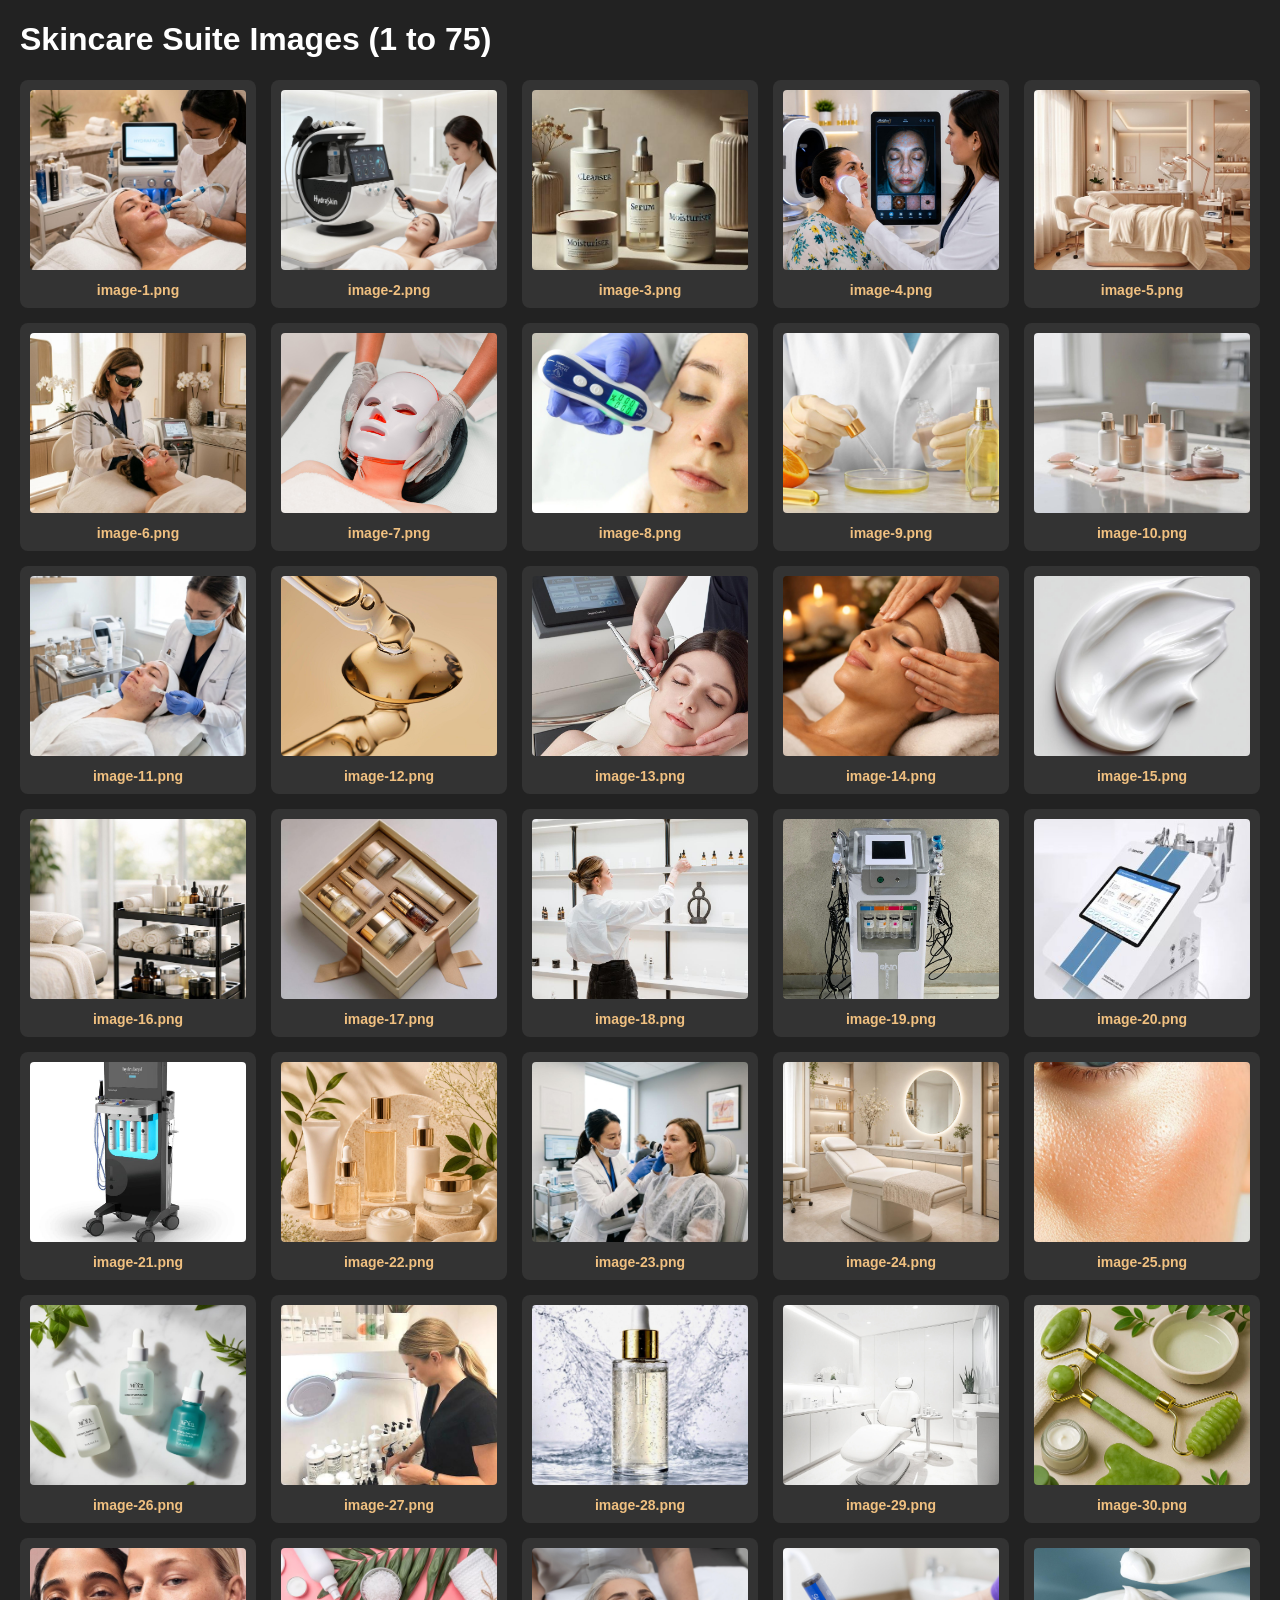
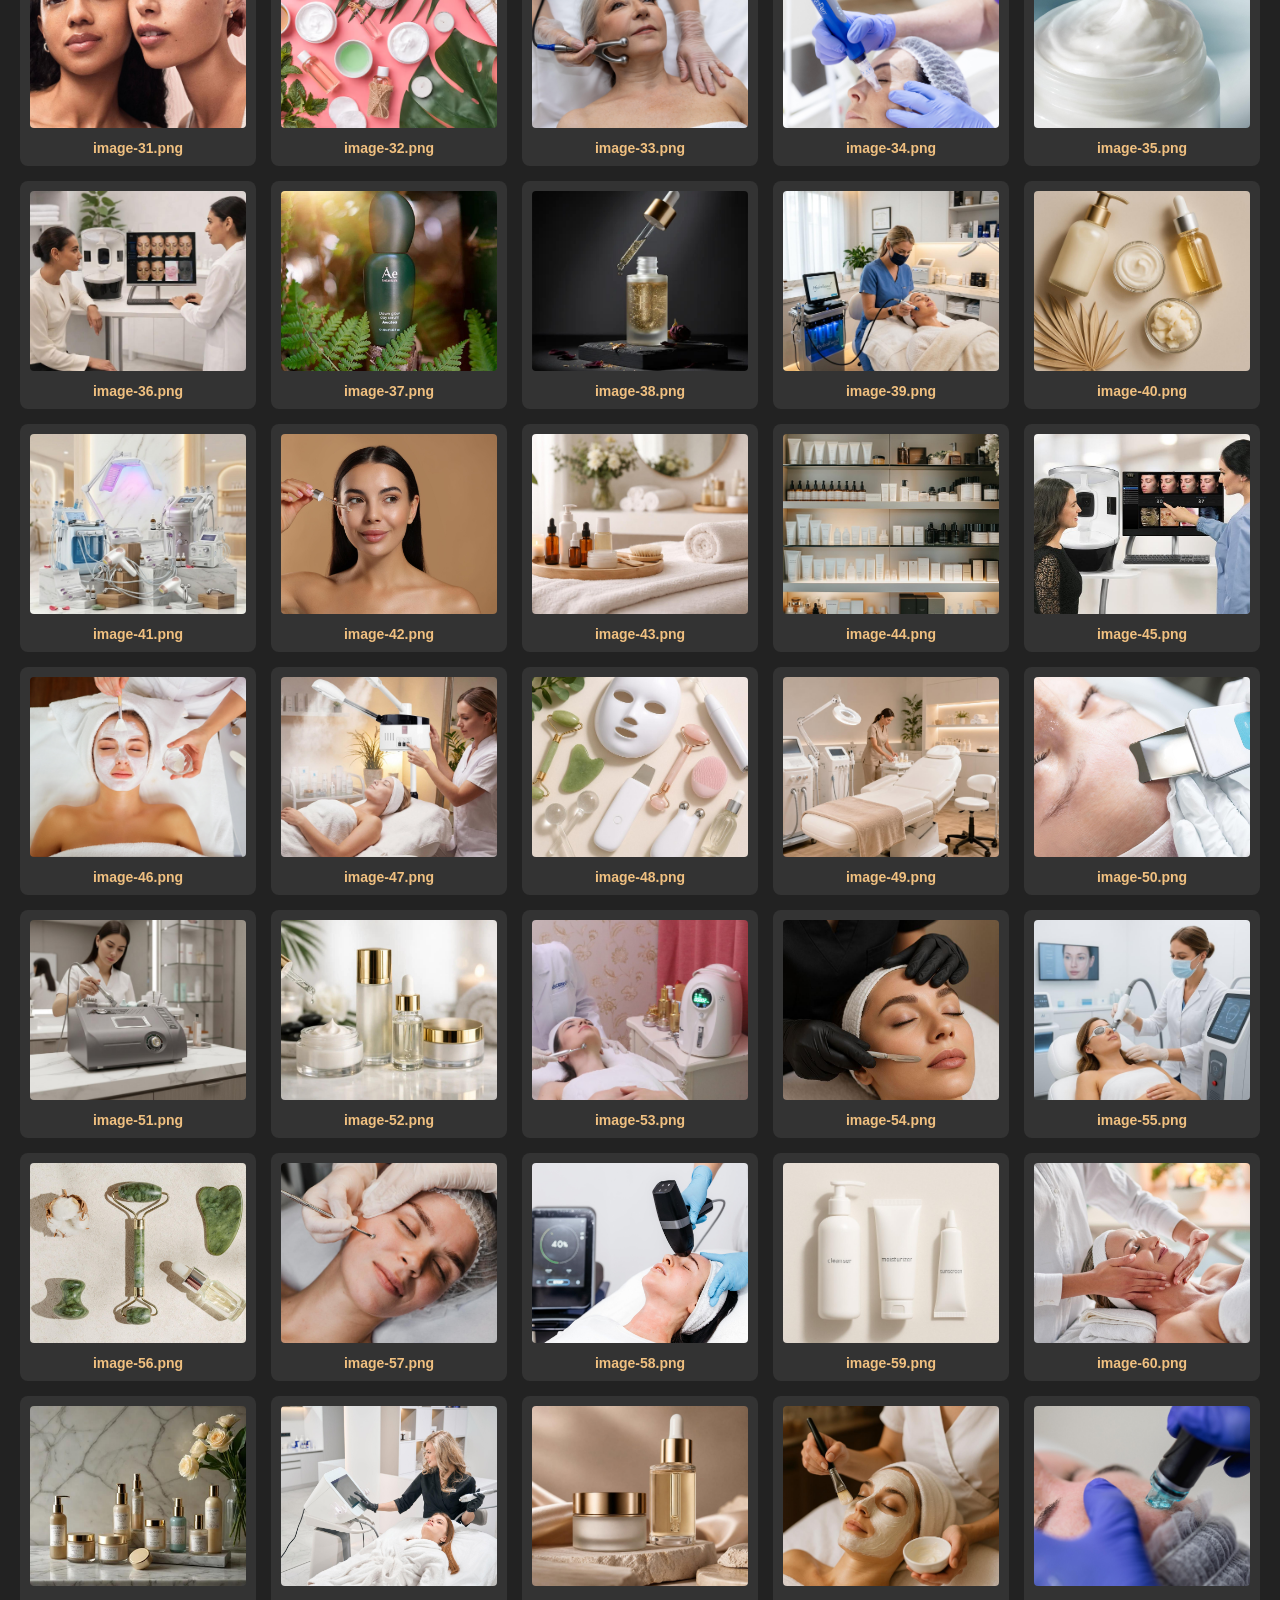
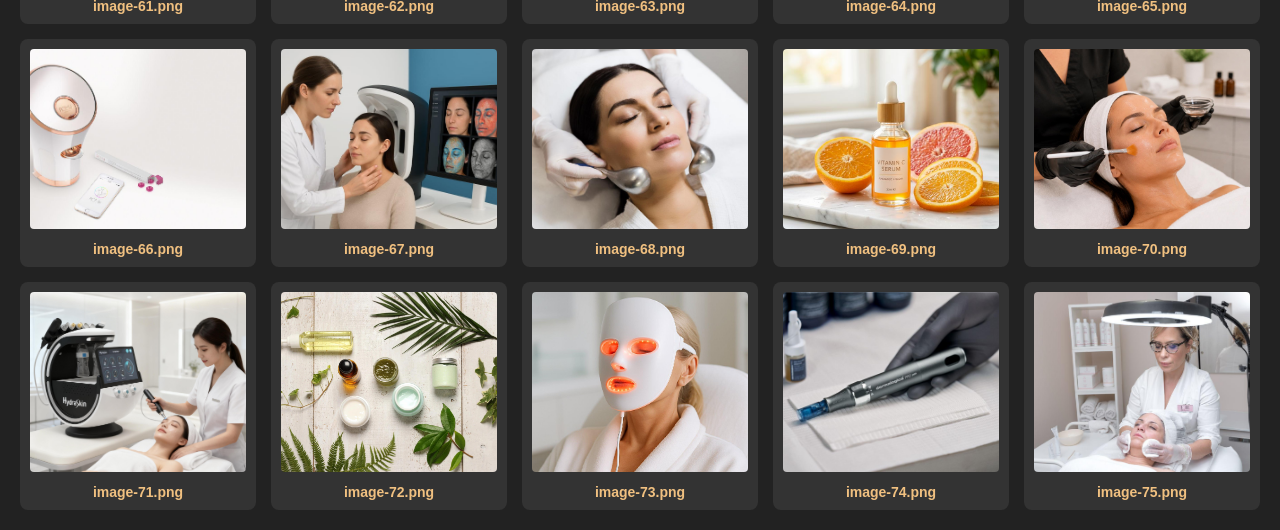
<file: image_catalog.html>
<!DOCTYPE html>
<html lang="en">
<head>
  <meta charset="UTF-8">
  <title>Image Catalog</title>
  <style>
    body { font-family: sans-serif; background: #222; color: #fff; margin: 20px; }
    .grid { display: grid; grid-template-columns: repeat(5, 1fr); gap: 15px; }
    .card { background: #333; padding: 10px; border-radius: 8px; text-align: center; }
    img { width: 100%; height: 180px; object-fit: cover; border-radius: 4px; }
    p { margin: 8px 0 0; font-size: 14px; font-weight: bold; color: #f0c080; }
  </style>
</head>
<body>
  <h1>Skincare Suite Images (1 to 75)</h1>
  <div class="grid" id="gallery"></div>
  <script>
    const gallery = document.getElementById('gallery');
    for (let i = 1; i <= 75; i++) {
      const card = document.createElement('div');
      card.className = 'card';
      card.innerHTML = `<img src="images/image-${i}.png" alt="image-${i}" loading="lazy"><p>image-${i}.png</p>`;
      gallery.appendChild(card);
    }
  </script>
</body>
</html>
</file>
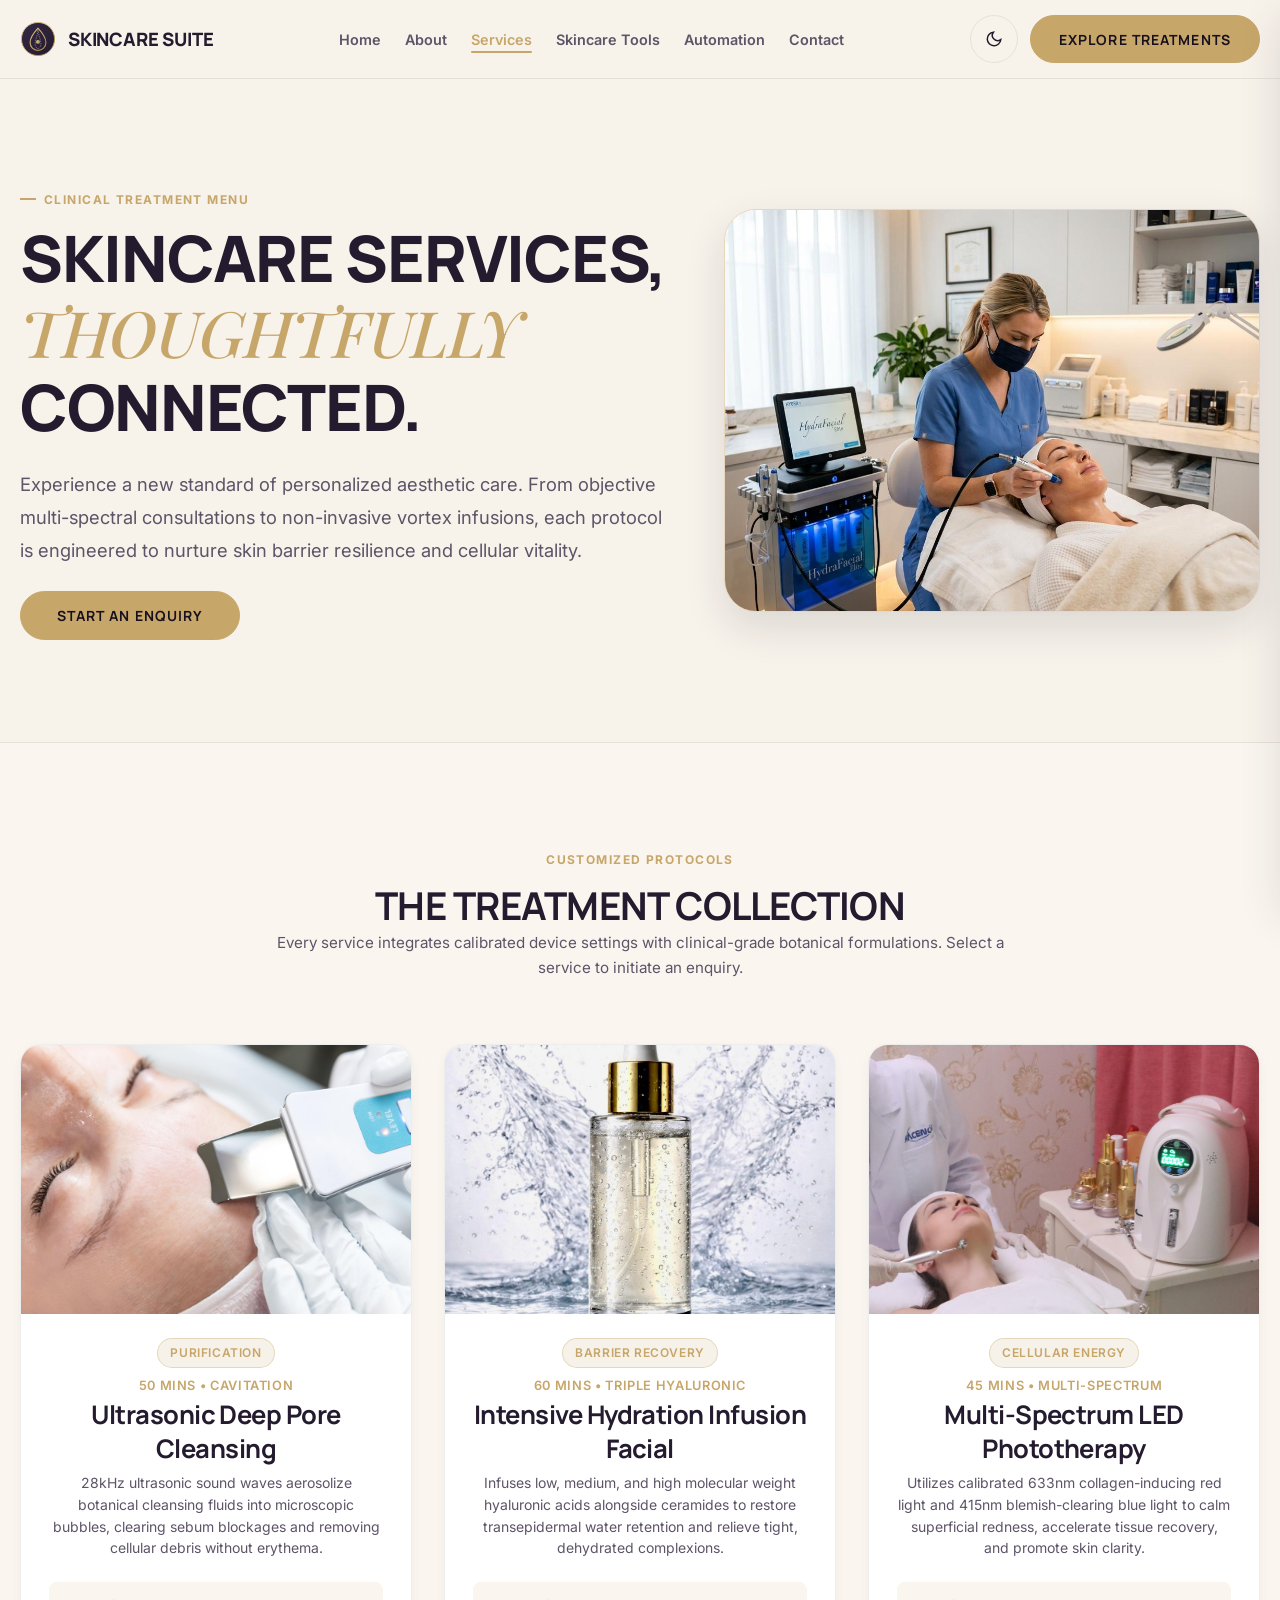
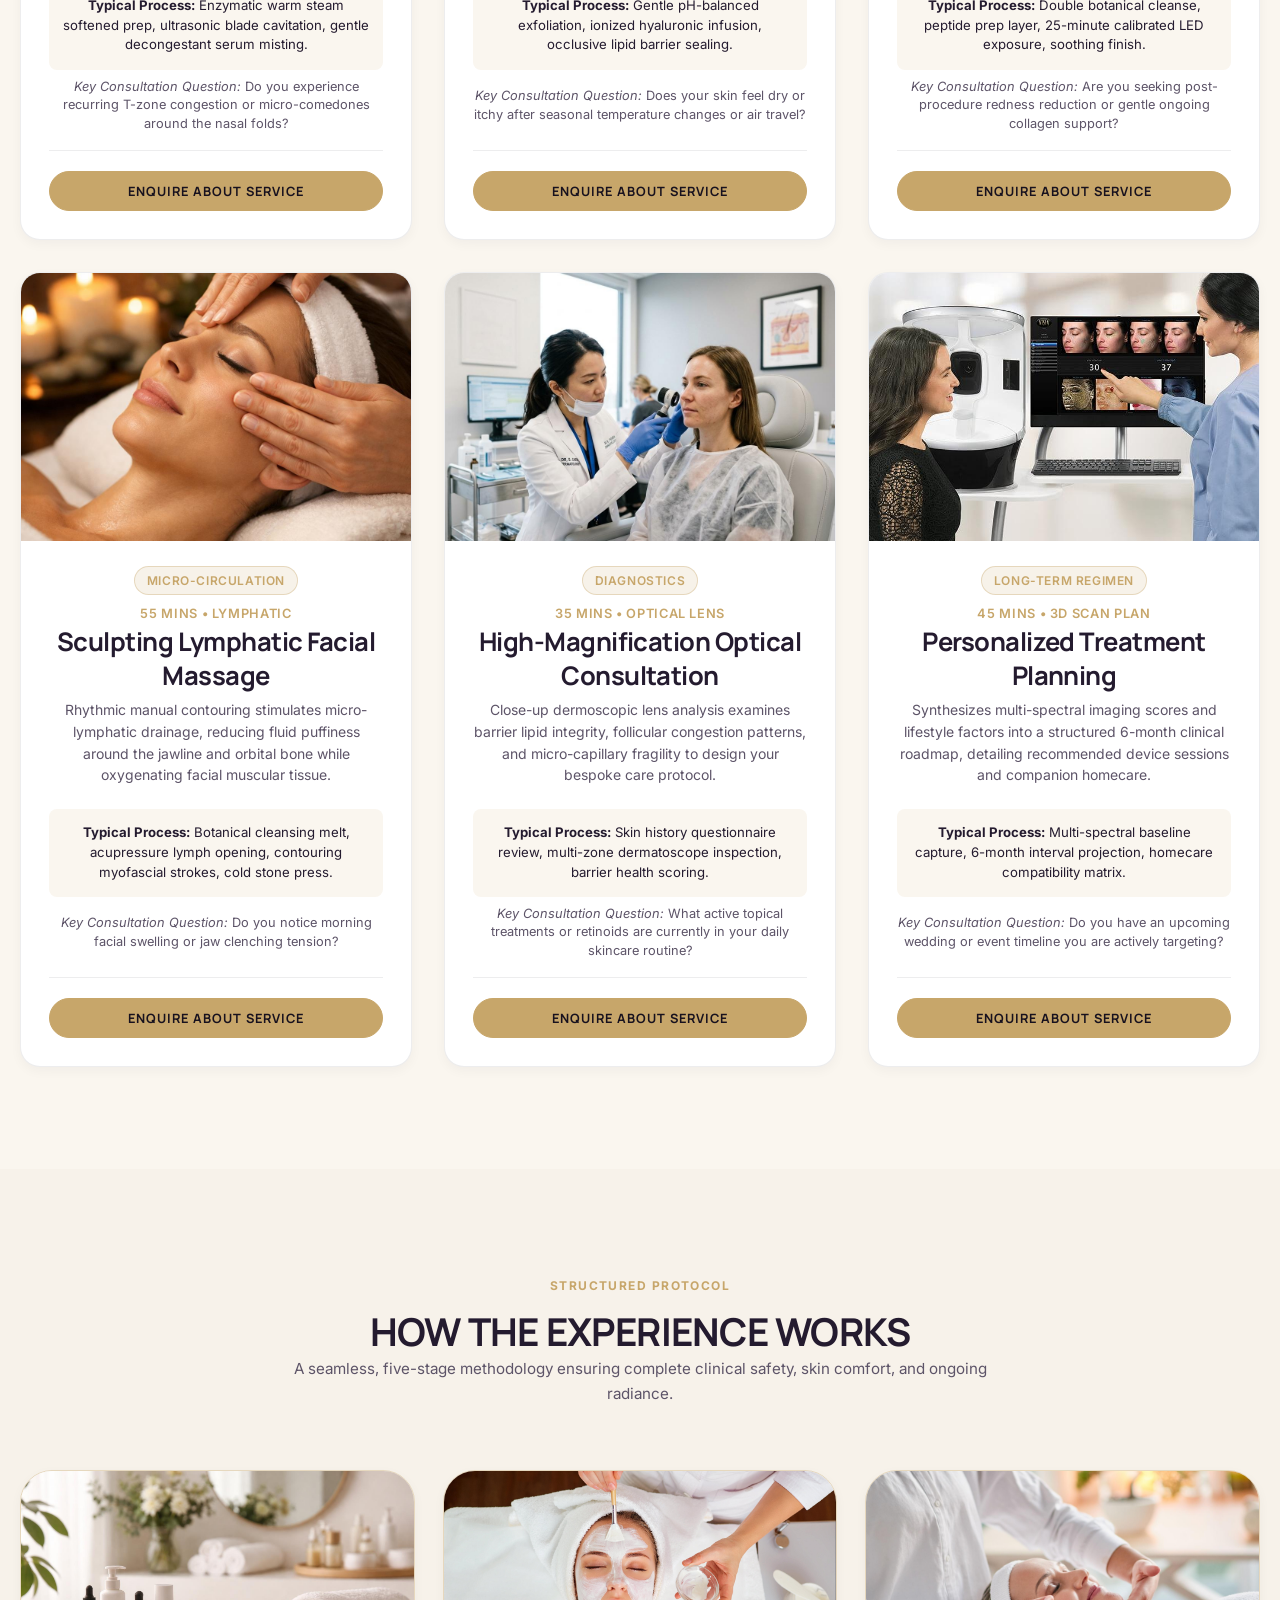
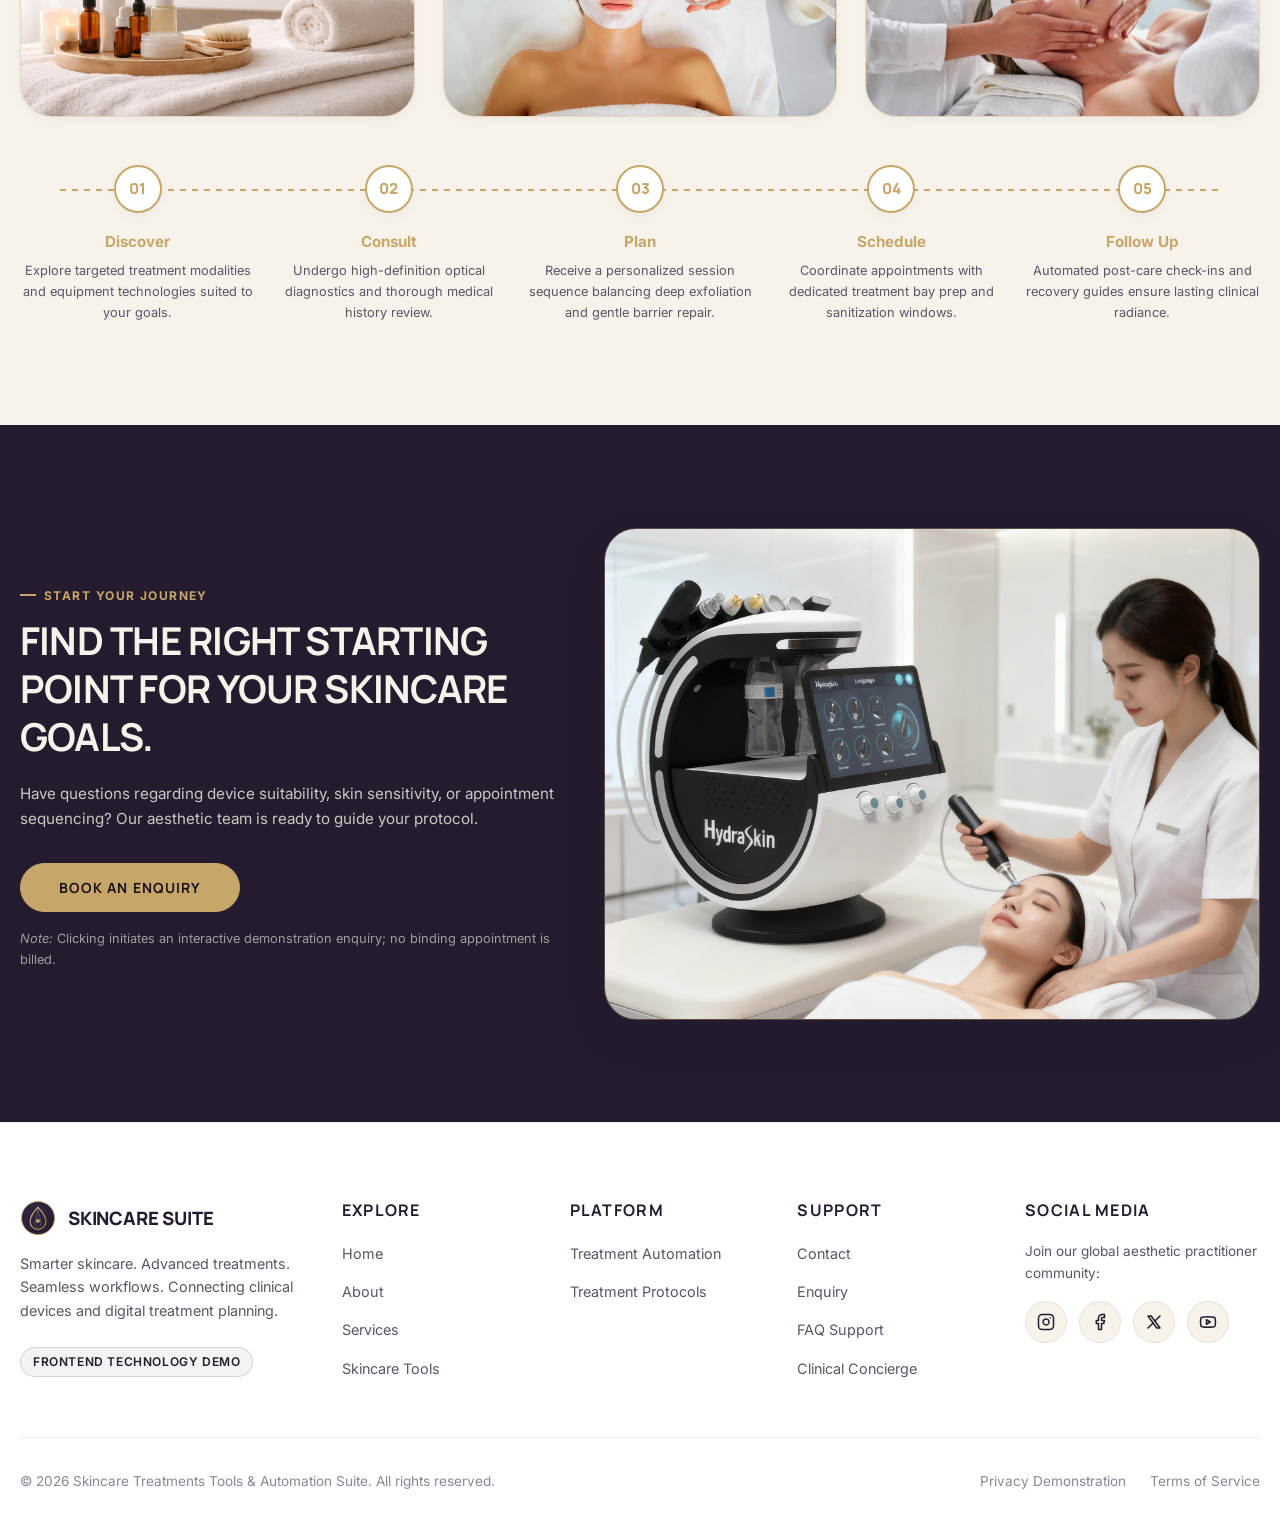
<file: services.html>
<!DOCTYPE html>
<html lang="en" dir="ltr" data-theme="light">
<head>
  <meta charset="UTF-8">
  <meta name="viewport" content="width=device-width, initial-scale=1.0">
  <title>Professional Skincare Treatments & Services | Skincare Suite</title>
  <meta name="description" content="Explore professional skincare treatments, including deep cleansing, hydration facials, LED phototherapy, and personalized treatment planning.">
  <link rel="canonical" href="https://empsf179it-tech.github.io/Skincare-Treatments-Tools-Automation-Suite/services.html">
  <meta property="og:title" content="Professional Skincare Treatments & Services">
  <meta property="og:description" content="Skincare services, thoughtfully connected. Clinical protocols and consultation-first care.">
  <meta property="og:image" content="assets/images/image-39.png">
  <link rel="icon" type="image/svg+xml" href="assets/images/favicon.svg">
  <link rel="stylesheet" href="assets/css/style.css">
</head>
<body>

  <!-- GLOBAL STICKY HEADER -->
  <header class="site-header" id="siteHeader">
    <div class="container navbar">
      <a href="index.html" class="navbar-brand" aria-label="Skincare Suite Home">
        <img src="assets/images/logo.svg" alt="Skincare Suite Logo" class="brand-logo-svg" width="36" height="36">
        <span>Skincare Suite</span>
      </a>

      <nav aria-label="Main Navigation">
        <ul class="navbar-nav">
          <li><a href="index.html" class="nav-link">Home</a></li>
          <li><a href="about.html" class="nav-link">About</a></li>
          <li><a href="services.html" class="nav-link active">Services</a></li>
          <li><a href="tools.html" class="nav-link">Skincare Tools</a></li>
          <li><a href="automation.html" class="nav-link">Automation</a></li>
          <li><a href="contact.html" class="nav-link">Contact</a></li>
        </ul>
      </nav>

      <div class="navbar-actions">
        <button type="button" class="action-icon-btn js-theme-toggle" aria-label="Toggle light and dark mode">
          <span class="js-theme-icon">
            <svg width="18" height="18" viewBox="0 0 24 24" fill="none" stroke="currentColor" stroke-width="2"><path d="M21 12.79A9 9 0 1 1 11.21 3 7 7 0 0 0 21 12.79z"/></svg>
          </span>
        </button>

        <button type="button" class="btn btn-primary" data-open-enquiry data-enquiry-type="Treatment Information">
          Explore Treatments
        </button>

        <button type="button" class="hamburger-btn" aria-label="Toggle navigation menu" aria-expanded="false">
          <span class="hamburger-line"></span>
          <span class="hamburger-line"></span>
          <span class="hamburger-line"></span>
        </button>
      </div>
    </div>
  </header>

  <!-- MOBILE NAVIGATION DRAWER -->
  <div class="drawer-backdrop"></div>
  <aside class="mobile-drawer" aria-label="Mobile Navigation">
    <div class="drawer-header">
      <a href="index.html" class="navbar-brand">
        <img src="assets/images/logo.svg" alt="Skincare Suite Logo" class="brand-logo-svg" width="32" height="32">
        <span>Skincare Suite</span>
      </a>
      <button type="button" class="drawer-close-btn" aria-label="Close menu">&times;</button>
    </div>

    <ul class="drawer-nav">
      <li><a href="index.html" class="nav-link">Home</a></li>
      <li><a href="about.html" class="nav-link">About</a></li>
      <li><a href="services.html" class="nav-link active">Services</a></li>
      <li><a href="tools.html" class="nav-link">Skincare Tools</a></li>
      <li><a href="automation.html" class="nav-link">Treatment Automation</a></li>
      <li><a href="contact.html" class="nav-link">Contact</a></li>
    </ul>

    <div class="drawer-actions">
      <div class="drawer-controls-row">
        <button type="button" class="action-icon-btn js-theme-toggle" aria-label="Toggle theme">
          <span class="js-theme-icon">
            <svg width="18" height="18" viewBox="0 0 24 24" fill="none" stroke="currentColor" stroke-width="2"><path d="M21 12.79A9 9 0 1 1 11.21 3 7 7 0 0 0 21 12.79z"/></svg>
          </span>
        </button>
      </div>
      <button type="button" class="btn btn-primary" style="width: 100%;" data-open-enquiry data-enquiry-type="Treatment Information">
        Explore Treatments
      </button>
    </div>
  </aside>

  <!-- MAIN CONTENT: EXACTLY 4 CONTENT SECTIONS (Rule 18) -->
  <main id="mainContent">

    <!-- SERVICES — SECTION 01: HERO (Image: image-39.png) -->
    <section class="section-pad" id="servicesHero" aria-labelledby="servicesHeroTitle" style="border-bottom: 1px solid var(--border-subtle);">
      <div class="container grid-editorial">
        <div>
          <span class="eyebrow">Clinical Treatment Menu</span>
          <h1 id="servicesHeroTitle" class="display-title">
            SKINCARE SERVICES, <span class="editorial-title">THOUGHTFULLY</span> CONNECTED.
          </h1>
          <p style="margin-block: 1.5rem; font-size: 1.15rem; line-height: 1.8;">
            Experience a new standard of personalized aesthetic care. From objective multi-spectral consultations to non-invasive vortex infusions, each protocol is engineered to nurture skin barrier resilience and cellular vitality.
          </p>
          <button type="button" class="btn btn-primary" data-open-enquiry data-enquiry-type="Treatment Information" style="min-width: 220px;">
            START AN ENQUIRY
          </button>
        </div>

        <div style="border-radius: var(--radius-xl); overflow: hidden; box-shadow: var(--shadow-lg); border: 1px solid var(--border-champagne); aspect-ratio: 4/3;">
          <img src="assets/images/image-39.png" alt="Aesthetician performing HydraFacial vortex treatment in modern clinical bay" width="800" height="600" fetchpriority="high">
        </div>
      </div>
    </section>

    <!-- SERVICES — SECTION 02: TREATMENT COLLECTION (Images: image-50.png, image-28.png, image-53.png, image-14.png, image-23.png, image-45.png) -->
    <!-- 6 services: Deep Cleansing, Hydration Facial, LED Light Therapy, Facial Massage, Skin Consultation, Personalized Treatment Planning -->
    <section class="section-pad" id="treatmentCollection" aria-labelledby="collectionTitle" style="background-color: var(--bg-card-alt);">
      <div class="container">
        <div class="section-header text-center">
          <span class="eyebrow">Customized Protocols</span>
          <h2 id="collectionTitle">THE TREATMENT COLLECTION</h2>
          <p>Every service integrates calibrated device settings with clinical-grade botanical formulations. Select a service to initiate an enquiry.</p>
        </div>

        <div class="grid-3-cols">
          <!-- Service 1: Deep Cleansing (image-50.png) -->
          <article class="premium-card">
            <div class="card-media">
              <img src="assets/images/image-50.png" alt="Ultrasonic skin scrubber performing deep pore cavitation peeling" width="600" height="420" loading="lazy">
            </div>
            <div class="card-body">
              <div class="card-meta">
                <span class="badge">Purification</span>
                <span>50 Mins • Cavitation</span>
              </div>
              <h3>Ultrasonic Deep Pore Cleansing</h3>
              <p>28kHz ultrasonic sound waves aerosolize botanical cleansing fluids into microscopic bubbles, clearing sebum blockages and removing cellular debris without erythema.</p>
              
              <div class="card-process-box">
                <span><strong>Typical Process:</strong> Enzymatic warm steam softened prep, ultrasonic blade cavitation, gentle decongestant serum misting.</span>
              </div>
              <div class="card-question-box">
                <span><em>Key Consultation Question:</em> Do you experience recurring T-zone congestion or micro-comedones around the nasal folds?</span>
              </div>

              <div class="card-footer">
                <button type="button" class="btn btn-primary" style="min-height: 40px; padding: 0.5rem 1.25rem; font-size: 0.8rem; width: 100%;"
                        data-open-enquiry data-enquiry-type="Treatment Information" data-enquiry-item="Ultrasonic Deep Pore Cleansing">
                  ENQUIRE ABOUT SERVICE
                </button>
              </div>
            </div>
          </article>

          <!-- Service 2: Hydration Facial (image-28.png) -->
          <article class="premium-card">
            <div class="card-media">
              <img src="assets/images/image-28.png" alt="Hyaluronic acid splash formulation reflecting multi-molecular hydration" width="600" height="420" loading="lazy">
            </div>
            <div class="card-body">
              <div class="card-meta">
                <span class="badge">Barrier Recovery</span>
                <span>60 Mins • Triple Hyaluronic</span>
              </div>
              <h3>Intensive Hydration Infusion Facial</h3>
              <p>Infuses low, medium, and high molecular weight hyaluronic acids alongside ceramides to restore transepidermal water retention and relieve tight, dehydrated complexions.</p>
              
              <div class="card-process-box">
                <span><strong>Typical Process:</strong> Gentle pH-balanced exfoliation, ionized hyaluronic infusion, occlusive lipid barrier sealing.</span>
              </div>
              <div class="card-question-box">
                <span><em>Key Consultation Question:</em> Does your skin feel dry or itchy after seasonal temperature changes or air travel?</span>
              </div>

              <div class="card-footer">
                <button type="button" class="btn btn-primary" style="min-height: 40px; padding: 0.5rem 1.25rem; font-size: 0.8rem; width: 100%;"
                        data-open-enquiry data-enquiry-type="Treatment Information" data-enquiry-item="Intensive Hydration Infusion Facial">
                  ENQUIRE ABOUT SERVICE
                </button>
              </div>
            </div>
          </article>

          <!-- Service 3: LED Light Therapy (image-53.png) -->
          <article class="premium-card">
            <div class="card-media">
              <img src="assets/images/image-53.png" alt="Oxygen dome therapy and RF facial contouring in aesthetic clinic" width="600" height="420" loading="lazy">
            </div>
            <div class="card-body">
              <div class="card-meta">
                <span class="badge">Cellular Energy</span>
                <span>45 Mins • Multi-Spectrum</span>
              </div>
              <h3>Multi-Spectrum LED Phototherapy</h3>
              <p>Utilizes calibrated 633nm collagen-inducing red light and 415nm blemish-clearing blue light to calm superficial redness, accelerate tissue recovery, and promote skin clarity.</p>
              
              <div class="card-process-box">
                <span><strong>Typical Process:</strong> Double botanical cleanse, peptide prep layer, 25-minute calibrated LED exposure, soothing finish.</span>
              </div>
              <div class="card-question-box">
                <span><em>Key Consultation Question:</em> Are you seeking post-procedure redness reduction or gentle ongoing collagen support?</span>
              </div>

              <div class="card-footer">
                <button type="button" class="btn btn-primary" style="min-height: 40px; padding: 0.5rem 1.25rem; font-size: 0.8rem; width: 100%;"
                        data-open-enquiry data-enquiry-type="Treatment Information" data-enquiry-item="Multi-Spectrum LED Phototherapy">
                  ENQUIRE ABOUT SERVICE
                </button>
              </div>
            </div>
          </article>

          <!-- Service 4: Facial Massage (image-14.png) -->
          <article class="premium-card">
            <div class="card-media">
              <img src="assets/images/image-14.png" alt="Spa facial massage in serene candlelit treatment suite" width="600" height="420" loading="lazy">
            </div>
            <div class="card-body">
              <div class="card-meta">
                <span class="badge">Micro-Circulation</span>
                <span>55 Mins • Lymphatic</span>
              </div>
              <h3>Sculpting Lymphatic Facial Massage</h3>
              <p>Rhythmic manual contouring stimulates micro-lymphatic drainage, reducing fluid puffiness around the jawline and orbital bone while oxygenating facial muscular tissue.</p>
              
              <div class="card-process-box">
                <span><strong>Typical Process:</strong> Botanical cleansing melt, acupressure lymph opening, contouring myofascial strokes, cold stone press.</span>
              </div>
              <div class="card-question-box">
                <span><em>Key Consultation Question:</em> Do you notice morning facial swelling or jaw clenching tension?</span>
              </div>

              <div class="card-footer">
                <button type="button" class="btn btn-primary" style="min-height: 40px; padding: 0.5rem 1.25rem; font-size: 0.8rem; width: 100%;"
                        data-open-enquiry data-enquiry-type="Treatment Information" data-enquiry-item="Sculpting Lymphatic Facial Massage">
                  ENQUIRE ABOUT SERVICE
                </button>
              </div>
            </div>
          </article>

          <!-- Service 5: Skin Consultation (image-23.png) -->
          <article class="premium-card">
            <div class="card-media">
              <img src="assets/images/image-23.png" alt="Clinician conducting dermatoscope skin consultation analysis" width="600" height="420" loading="lazy">
            </div>
            <div class="card-body">
              <div class="card-meta">
                <span class="badge">Diagnostics</span>
                <span>35 Mins • Optical Lens</span>
              </div>
              <h3>High-Magnification Optical Consultation</h3>
              <p>Close-up dermoscopic lens analysis examines barrier lipid integrity, follicular congestion patterns, and micro-capillary fragility to design your bespoke care protocol.</p>
              
              <div class="card-process-box">
                <span><strong>Typical Process:</strong> Skin history questionnaire review, multi-zone dermatoscope inspection, barrier health scoring.</span>
              </div>
              <div class="card-question-box">
                <span><em>Key Consultation Question:</em> What active topical treatments or retinoids are currently in your daily skincare routine?</span>
              </div>

              <div class="card-footer">
                <button type="button" class="btn btn-primary" style="min-height: 40px; padding: 0.5rem 1.25rem; font-size: 0.8rem; width: 100%;"
                        data-open-enquiry data-enquiry-type="Treatment Information" data-enquiry-item="High-Magnification Optical Consultation">
                  ENQUIRE ABOUT SERVICE
                </button>
              </div>
            </div>
          </article>

          <!-- Service 6: Personalized Treatment Planning (image-45.png) -->
          <article class="premium-card">
            <div class="card-media">
              <img src="assets/images/image-45.png" alt="Clinician reviewing VISIA skin analysis consultation screen with client" width="600" height="420" loading="lazy">
            </div>
            <div class="card-body">
              <div class="card-meta">
                <span class="badge">Long-term Regimen</span>
                <span>45 Mins • 3D Scan Plan</span>
              </div>
              <h3>Personalized Treatment Planning</h3>
              <p>Synthesizes multi-spectral imaging scores and lifestyle factors into a structured 6-month clinical roadmap, detailing recommended device sessions and companion homecare.</p>
              
              <div class="card-process-box">
                <span><strong>Typical Process:</strong> Multi-spectral baseline capture, 6-month interval projection, homecare compatibility matrix.</span>
              </div>
              <div class="card-question-box">
                <span><em>Key Consultation Question:</em> Do you have an upcoming wedding or event timeline you are actively targeting?</span>
              </div>

              <div class="card-footer">
                <button type="button" class="btn btn-primary" style="min-height: 40px; padding: 0.5rem 1.25rem; font-size: 0.8rem; width: 100%;"
                        data-open-enquiry data-enquiry-type="Treatment Information" data-enquiry-item="Personalized Treatment Planning">
                  ENQUIRE ABOUT SERVICE
                </button>
              </div>
            </div>
          </article>
        </div>
      </div>
    </section>

    <!-- SERVICES — SECTION 03: HOW THE EXPERIENCE WORKS (Images: image-43.png, image-46.png, image-60.png) -->
    <!-- Numbered process 01-05: 01 Discover, 02 Consult, 03 Plan, 04 Schedule, 05 Follow Up -->
    <section class="section-pad" id="experienceProcess" aria-labelledby="processTitle">
      <div class="container">
        <div class="section-header text-center">
          <span class="eyebrow">Structured Protocol</span>
          <h2 id="processTitle">HOW THE EXPERIENCE WORKS</h2>
          <p>A seamless, five-stage methodology ensuring complete clinical safety, skin comfort, and ongoing radiance.</p>
        </div>

        <div class="grid-3-cards" style="margin-bottom: 3rem;">
          <div style="border-radius: var(--radius-xl); overflow: hidden; border: 1px solid var(--border-champagne); box-shadow: var(--shadow-sm); aspect-ratio: 16/10;">
            <img src="assets/images/image-43.png" alt="Treatment bed preparation tray with amber formulation bottles and fan brush" width="600" height="380" loading="lazy">
          </div>
          <div style="border-radius: var(--radius-xl); overflow: hidden; border: 1px solid var(--border-champagne); box-shadow: var(--shadow-sm); aspect-ratio: 16/10;">
            <img src="assets/images/image-46.png" alt="Clinician carefully applying targeted facial treatment mask with soft brush" width="600" height="380" loading="lazy">
          </div>
          <div style="border-radius: var(--radius-xl); overflow: hidden; border: 1px solid var(--border-champagne); box-shadow: var(--shadow-sm); aspect-ratio: 16/10;">
            <img src="assets/images/image-60.png" alt="Lymphatic drainage facial massage and recovery session" width="600" height="380" loading="lazy">
          </div>
        </div>

        <div class="workflow-stepper">
          <div class="workflow-step">
            <div class="step-bubble">01</div>
            <div>
              <div class="step-label">Discover</div>
              <div class="step-desc">Explore targeted treatment modalities and equipment technologies suited to your goals.</div>
            </div>
          </div>

          <div class="workflow-step">
            <div class="step-bubble">02</div>
            <div>
              <div class="step-label">Consult</div>
              <div class="step-desc">Undergo high-definition optical diagnostics and thorough medical history review.</div>
            </div>
          </div>

          <div class="workflow-step">
            <div class="step-bubble">03</div>
            <div>
              <div class="step-label">Plan</div>
              <div class="step-desc">Receive a personalized session sequence balancing deep exfoliation and gentle barrier repair.</div>
            </div>
          </div>

          <div class="workflow-step">
            <div class="step-bubble">04</div>
            <div>
              <div class="step-label">Schedule</div>
              <div class="step-desc">Coordinate appointments with dedicated treatment bay prep and sanitization windows.</div>
            </div>
          </div>

          <div class="workflow-step">
            <div class="step-bubble">05</div>
            <div>
              <div class="step-label">Follow Up</div>
              <div class="step-desc">Automated post-care check-ins and recovery guides ensure lasting clinical radiance.</div>
            </div>
          </div>
        </div>
      </div>
    </section>

    <!-- SERVICES — SECTION 04: FINAL CTA (Image: image-71.png) -->
    <section class="section-pad section-dark" id="servicesFinalCta" aria-labelledby="servicesCtaTitle">
      <div class="container grid-editorial-reverse">
        <div>
          <span class="eyebrow">Start Your Journey</span>
          <h2 id="servicesCtaTitle" style="color: var(--secondary-ivory); margin-bottom: 1.25rem;">
            FIND THE RIGHT STARTING POINT FOR YOUR SKINCARE GOALS.
          </h2>
          <p style="color: rgba(247, 242, 234, 0.8); margin-bottom: 2rem;">
            Have questions regarding device suitability, skin sensitivity, or appointment sequencing? Our aesthetic team is ready to guide your protocol.
          </p>
          <button type="button" class="btn btn-primary" data-open-enquiry data-enquiry-type="Treatment Information" style="min-width: 220px;">
            BOOK AN ENQUIRY
          </button>
          <p style="font-size: 0.8rem; color: rgba(247, 242, 234, 0.6); margin-top: 1rem;">
            <em>Note:</em> Clicking initiates an interactive demonstration enquiry; no binding appointment is billed.
          </p>
        </div>

        <div style="border-radius: var(--radius-xl); overflow: hidden; border: 1px solid var(--border-champagne); box-shadow: var(--shadow-lg); aspect-ratio: 4/3;">
          <img src="assets/images/image-71.png" alt="Aesthetician performing HydraSkin deep infusion facial treatment procedure" width="600" height="450" loading="lazy">
        </div>
      </div>
    </section>

  </main>

  <!-- GLOBAL FOOTER -->
  <footer class="site-footer">
    <div class="container">
      <div class="footer-grid">
        <div>
          <a href="index.html" class="navbar-brand" style="margin-bottom: 1rem;">
            <img src="assets/images/logo.svg" alt="Skincare Suite Logo" class="brand-logo-svg" width="32" height="32">
            <span>Skincare Suite</span>
          </a>
          <p style="margin-bottom: 1.5rem;">
            Smarter skincare. Advanced treatments. Seamless workflows. Connecting clinical devices and digital treatment planning.
          </p>
          <span class="badge">
            Frontend Technology Demo
          </span>
        </div>

        <div>
          <h4>Explore</h4>
          <ul class="footer-nav">
            <li><a href="index.html">Home</a></li>
            <li><a href="about.html">About</a></li>
            <li><a href="services.html">Services</a></li>
            <li><a href="tools.html">Skincare Tools</a></li>
          </ul>
        </div>

        <div>
          <h4>Platform</h4>
          <ul class="footer-nav">
            <li><a href="automation.html">Treatment Automation</a></li>
            <li><a href="services.html#treatmentCollection">Treatment Protocols</a></li>
          </ul>
        </div>

        <div>
          <h4>Support</h4>
          <ul class="footer-nav">
            <li><a href="contact.html">Contact</a></li>
            <li><a href="#" data-open-enquiry data-enquiry-type="General Enquiry">Enquiry</a></li>
            <li><a href="contact.html#faq">FAQ Support</a></li>
            <li><a href="contact.html#concierge">Clinical Concierge</a></li>
          </ul>
        </div>

        <div>
          <h4>Social Media</h4>
          <p style="font-size: 0.85rem; margin-bottom: 0.75rem;">Join our global aesthetic practitioner community:</p>
          <div class="social-icons">
            <a href="https://instagram.com" target="_blank" rel="noopener noreferrer" class="social-icon-btn" aria-label="Follow us on Instagram">
              <svg width="18" height="18" viewBox="0 0 24 24" fill="none" stroke="currentColor" stroke-width="2" stroke-linecap="round" stroke-linejoin="round"><rect width="20" height="20" x="2" y="2" rx="5" ry="5"/><path d="M16 11.37A4 4 0 1 1 12.63 8 4 4 0 0 1 16 11.37z"/><line x1="17.5" x2="17.51" y1="6.5" y2="6.5"/></svg>
            </a>
            <a href="https://facebook.com" target="_blank" rel="noopener noreferrer" class="social-icon-btn" aria-label="Follow us on Facebook">
              <svg width="18" height="18" viewBox="0 0 24 24" fill="none" stroke="currentColor" stroke-width="2" stroke-linecap="round" stroke-linejoin="round"><path d="M18 2h-3a5 5 0 0 0-5 5v3H7v4h3v8h4v-8h3l1-4h-4V7a1 1 0 0 1 1-1h3z"/></svg>
            </a>
            <a href="https://x.com" target="_blank" rel="noopener noreferrer" class="social-icon-btn" aria-label="Follow us on X">
              <svg width="18" height="18" viewBox="0 0 24 24" fill="none" stroke="currentColor" stroke-width="2" stroke-linecap="round" stroke-linejoin="round"><path d="M4 4l11.733 16h4.267l-11.733 -16z"/><path d="M4 20l6.768 -6.768m2.46 -2.46l6.772 -6.772"/></svg>
            </a>
            <a href="https://youtube.com" target="_blank" rel="noopener noreferrer" class="social-icon-btn" aria-label="Follow us on YouTube">
              <svg width="18" height="18" viewBox="0 0 24 24" fill="none" stroke="currentColor" stroke-width="2" stroke-linecap="round" stroke-linejoin="round"><path d="M2.5 17a24.12 24.12 0 0 1 0-10 2 2 0 0 1 1.4-1.4 49.56 49.56 0 0 1 16.2 0A2 2 0 0 1 21.5 7a24.12 24.12 0 0 1 0 10 2 2 0 0 1-1.4 1.4 49.55 49.55 0 0 1-16.2 0A2 2 0 0 1 2.5 17"/><polygon points="10 15 15 12 10 9 10 15"/></svg>
            </a>
          </div>
        </div>
      </div>

      <div class="footer-bottom">
        <div>© 2026 Skincare Treatments Tools & Automation Suite. All rights reserved.</div>
        <div style="display: flex; gap: 1.5rem;">
          <a href="contact.html">Privacy Demonstration</a>
          <a href="contact.html">Terms of Service</a>
        </div>
      </div>
    </div>
  </footer>

  <!-- SHARED ENQUIRY & SEARCH MODALS -->
  <div class="modal-overlay" id="enquiryModal" role="dialog" aria-modal="true" aria-labelledby="modalTitle">
    <div class="modal-container">
      <div class="modal-header">
        <h3 id="modalTitle">LET’S TALK SKINCARE.</h3>
        <button type="button" class="modal-close-btn" aria-label="Close modal">&times;</button>
      </div>
      <div class="modal-body">
        <form id="enquiryForm" novalidate>
          <div class="form-group">
            <label for="enquiryName" class="form-label">Full Name *</label>
            <input type="text" id="enquiryName" class="form-control" placeholder="Dr. or Ms./Mr. Full Name" required>
            <div class="form-feedback"></div>
          </div>
          <div class="modal-form-grid-2">
            <div class="form-group">
              <label for="enquiryEmail" class="form-label">Email Address *</label>
              <input type="email" id="enquiryEmail" class="form-control" placeholder="hello@example.com" required>
              <div class="form-feedback"></div>
            </div>
            <div class="form-group">
              <label for="enquiryPhone" class="form-label">Phone (Optional)</label>
              <input type="tel" id="enquiryPhone" class="form-control" placeholder="+1 (000) 000-0000">
              <div class="form-feedback"></div>
            </div>
          </div>
          <div class="modal-form-grid-2">
            <div class="form-group">
              <label for="enquiryType" class="form-label">Enquiry Type *</label>
              <select id="enquiryType" class="form-control form-select" required>
                <option value="Treatment Information">Treatment Information</option>
                <option value="Skincare Tools">Skincare Tools</option>
                <option value="Automation Features">Automation Features</option>
                <option value="Appointment Workflow">Appointment Workflow</option>
                <option value="Technical Support">Technical Support</option>
                <option value="General Enquiry">General Enquiry</option>
              </select>
            </div>
            <div class="form-group">
              <label for="enquiryItem" class="form-label">Treatment or Tool Focus</label>
              <input type="text" id="enquiryItem" class="form-control" placeholder="Selected service or device">
            </div>
          </div>
          <div class="form-group">
            <label for="enquiryDate" class="form-label">Preferred Demo Date (Optional)</label>
            <input type="date" id="enquiryDate" class="form-control">
          </div>
          <div class="form-group">
            <label for="enquiryMessage" class="form-label">Message *</label>
            <textarea id="enquiryMessage" class="form-control" rows="4" placeholder="Tell us about your skincare treatment goals or studio workflow needs..." required></textarea>
            <div class="form-feedback"></div>
          </div>
          <div class="modal-footer" style="padding-inline: 0; padding-bottom: 0;">
            <button type="button" class="btn btn-secondary js-modal-cancel">CANCEL</button>
            <button type="submit" class="btn btn-primary">SEND ENQUIRY</button>
          </div>
        </form>

        <div class="modal-success-state">
          <div class="modal-success-icon">✓</div>
          <h3 style="margin-bottom: 0.75rem;">ENQUIRY PREPARED SUCCESSFULLY</h3>
          <p style="margin-bottom: 1.5rem;">
            Thank you. Your enquiry has been prepared in this frontend demonstration.
          </p>
          <button type="button" class="btn btn-primary js-modal-success-dismiss">Done</button>
        </div>
      </div>
    </div>
  </div>

  <div class="modal-overlay" id="searchModal" role="dialog" aria-modal="true" aria-labelledby="searchModalTitle">
    <div class="modal-container search-modal-container">
      <div class="modal-header">
        <h3 id="searchModalTitle">Search Skincare Suite</h3>
        <button type="button" class="modal-close-btn" aria-label="Close search">&times;</button>
      </div>
      <div class="modal-body">
        <div class="search-input-wrapper">
          <span class="search-icon-inside">
            <svg width="20" height="20" viewBox="0 0 24 24" fill="none" stroke="currentColor" stroke-width="2"><circle cx="11" cy="11" r="8"/><line x1="21" y1="21" x2="16.65" y2="16.65"/></svg>
          </span>
          <input type="text" id="globalSearchInput" class="search-input" placeholder="Search treatments, tools, workflows, or pages...">
        </div>
        <div class="search-results-list" id="searchResultsList"></div>
      </div>
    </div>
  </div>

  <!-- Drop to Top / Scroll to Top Button -->
  <button type="button" class="scroll-to-top-btn js-scroll-to-top" id="scrollToTopBtn" aria-label="Drop to top" title="Drop to top">
    <svg width="20" height="20" viewBox="0 0 24 24" fill="none" stroke="currentColor" stroke-width="2.5" stroke-linecap="round" stroke-linejoin="round">
      <path d="M18 15l-6-6-6 6"/>
    </svg>
  </button>

  <script src="assets/js/main.js"></script>
</body>
</html>
</file>
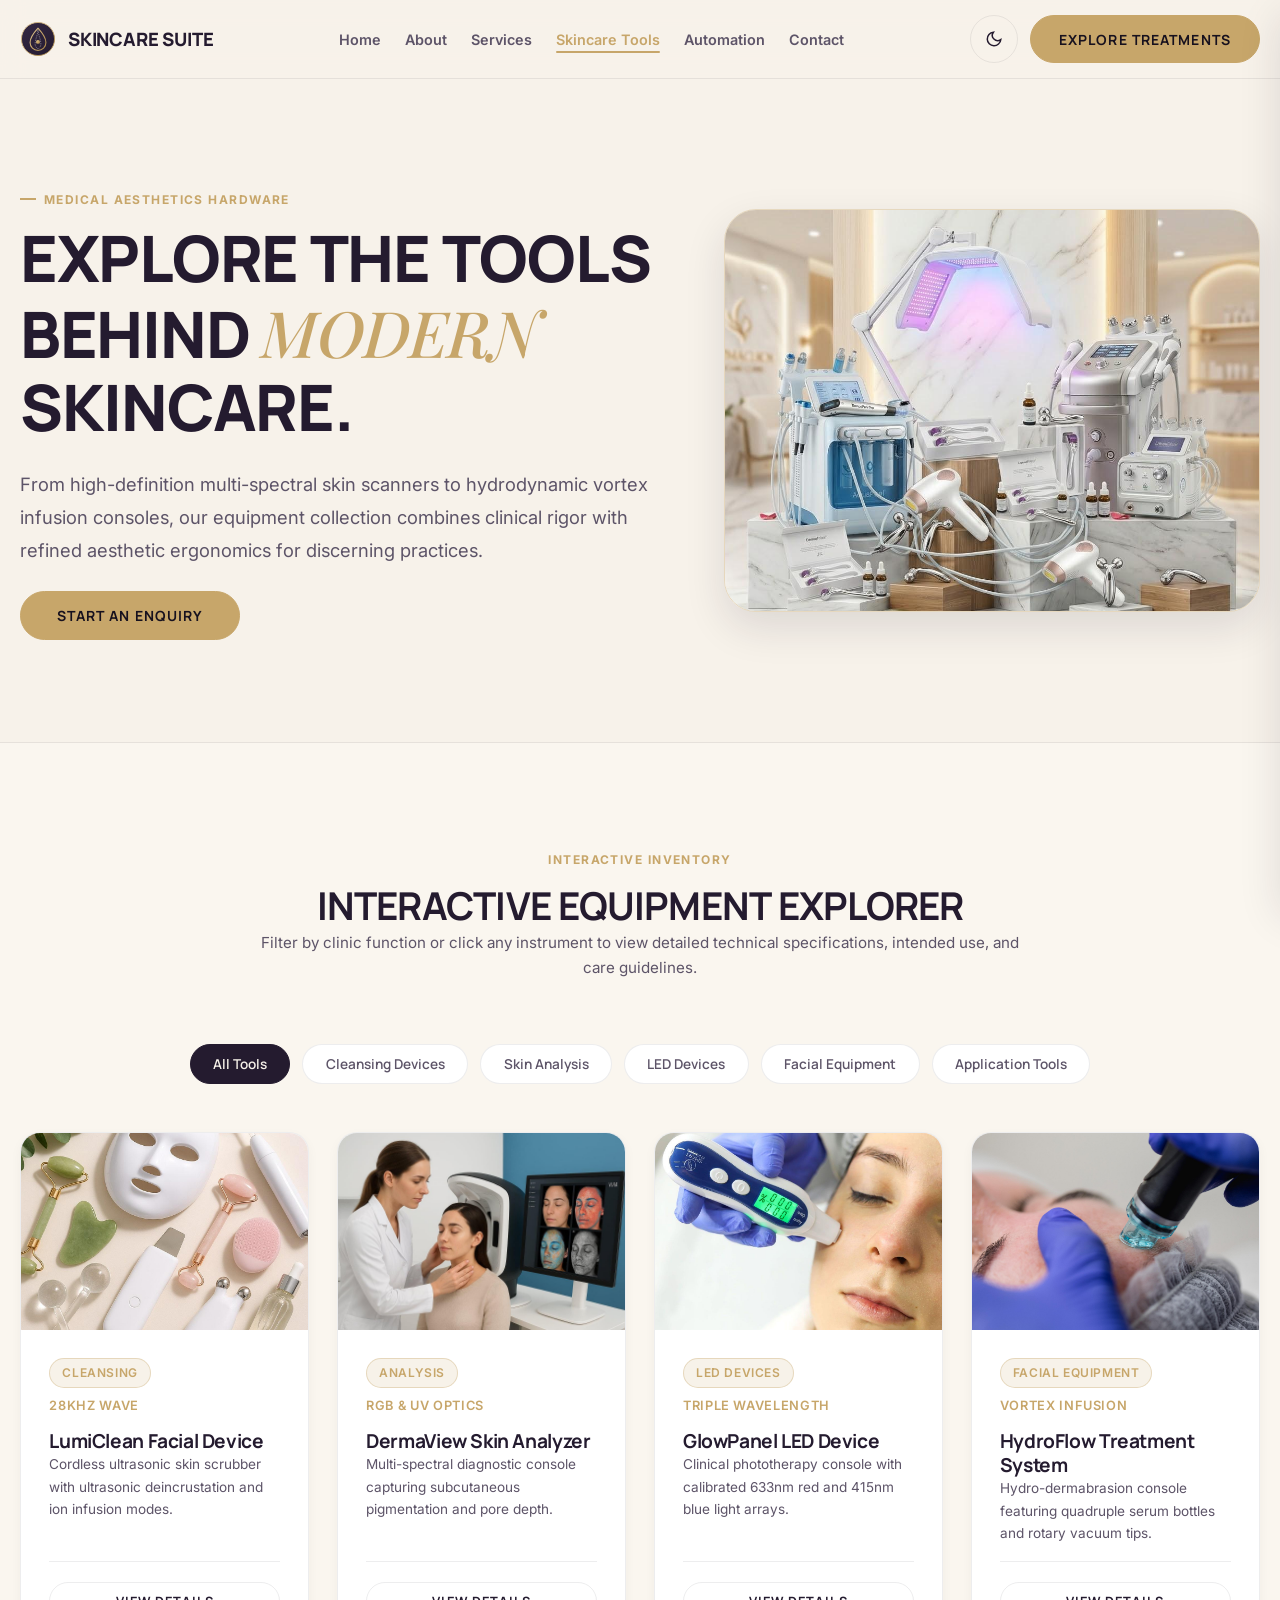
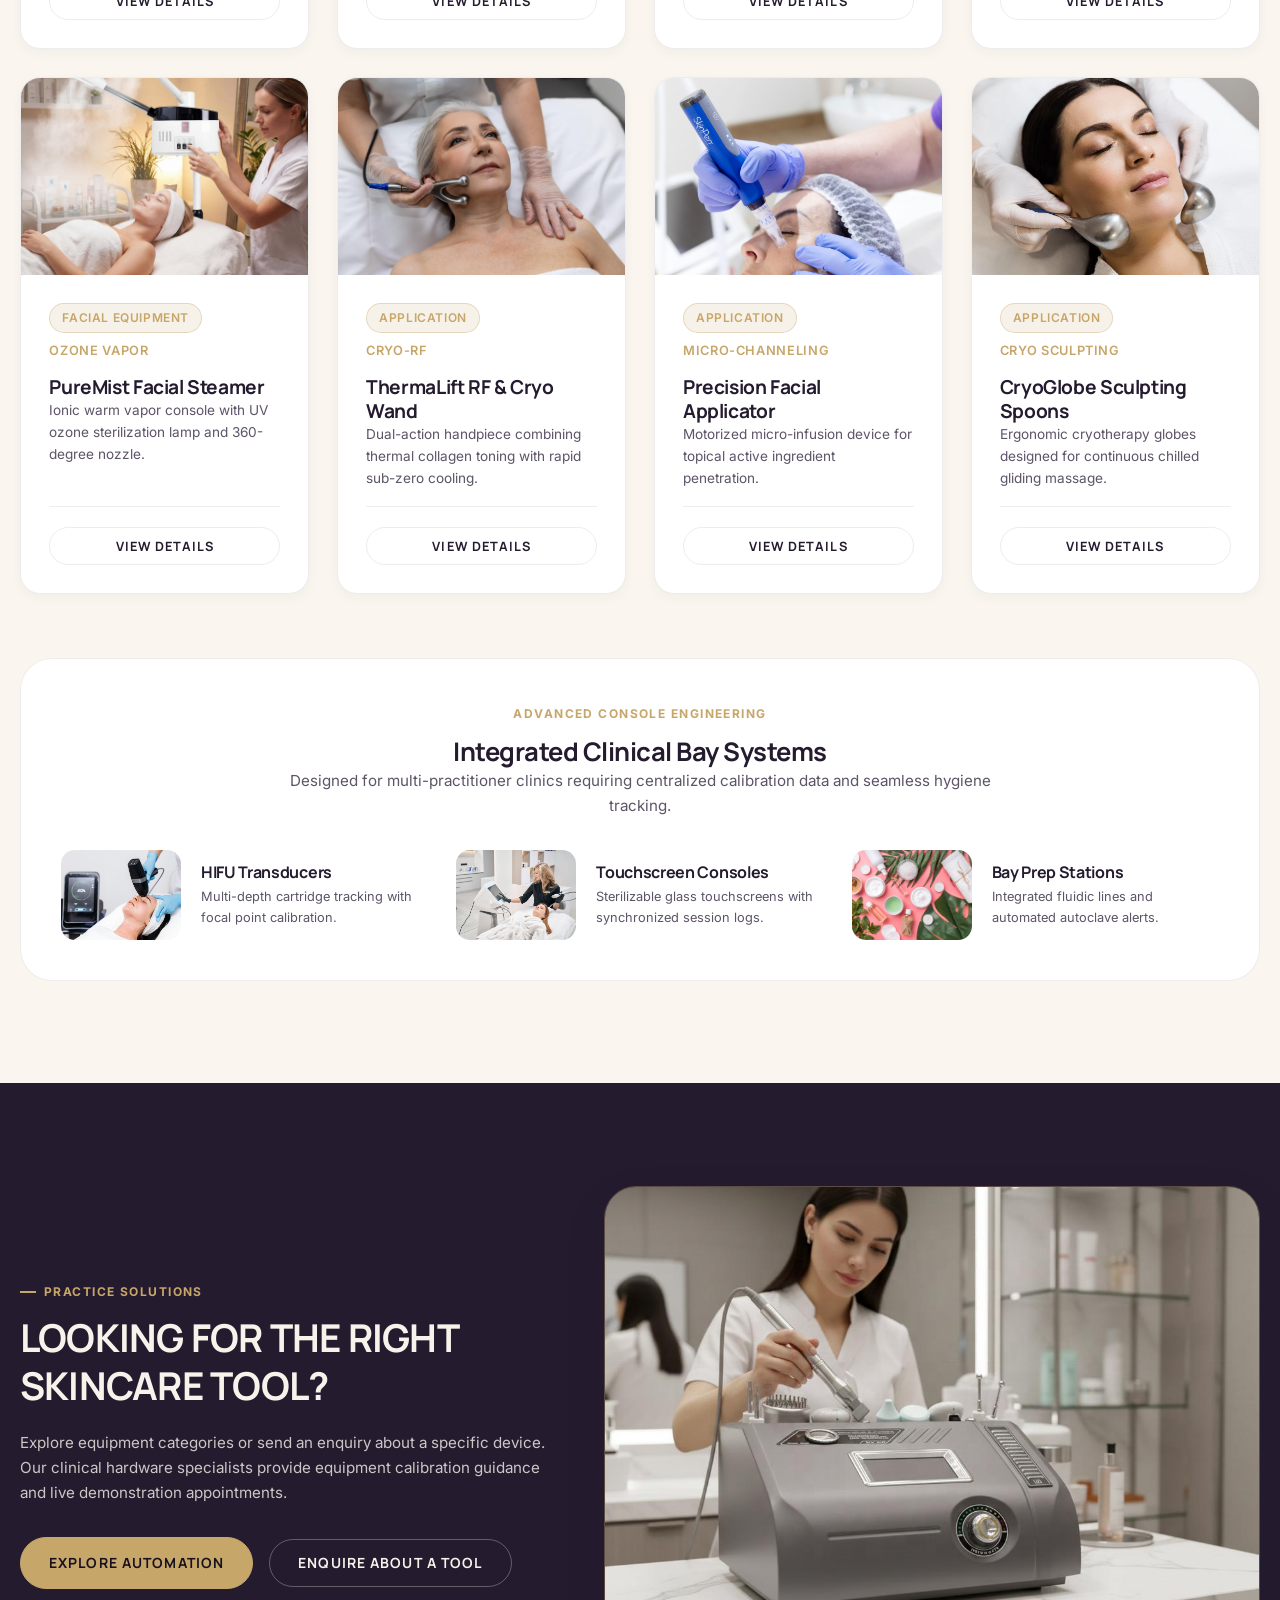
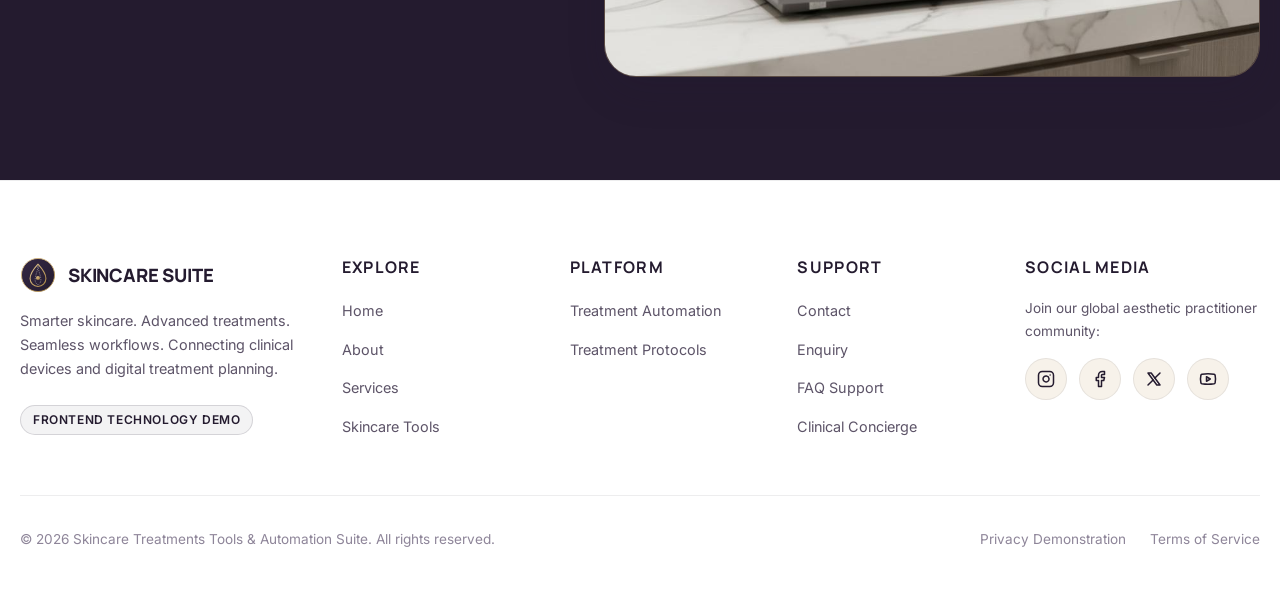
<file: tools.html>
<!DOCTYPE html>
<html lang="en" dir="ltr" data-theme="light">
<head>
  <meta charset="UTF-8">
  <meta name="viewport" content="width=device-width, initial-scale=1.0">
  <title>Professional Skincare Tools & Equipment | Skincare Suite</title>
  <meta name="description" content="Discover professional aesthetic skincare tools, skin analyzers, LED therapy devices, and hydrodynamic vortex infusion systems.">
  <link rel="canonical" href="https://empsf179it-tech.github.io/Skincare-Treatments-Tools-Automation-Suite/tools.html">
  <meta property="og:title" content="Professional Skincare Tools & Equipment">
  <meta property="og:description" content="Explore the tools behind modern skincare. Precision hardware and ergonomic beauty devices.">
  <meta property="og:image" content="assets/images/image-41.png">
  <link rel="icon" type="image/svg+xml" href="assets/images/favicon.svg">
  <link rel="stylesheet" href="assets/css/style.css">
</head>
<body>

  <!-- GLOBAL STICKY HEADER -->
  <header class="site-header" id="siteHeader">
    <div class="container navbar">
      <a href="index.html" class="navbar-brand" aria-label="Skincare Suite Home">
        <img src="assets/images/logo.svg" alt="Skincare Suite Logo" class="brand-logo-svg" width="36" height="36">
        <span>Skincare Suite</span>
      </a>

      <nav aria-label="Main Navigation">
        <ul class="navbar-nav">
          <li><a href="index.html" class="nav-link">Home</a></li>
          <li><a href="about.html" class="nav-link">About</a></li>
          <li><a href="services.html" class="nav-link">Services</a></li>
          <li><a href="tools.html" class="nav-link active">Skincare Tools</a></li>
          <li><a href="automation.html" class="nav-link">Automation</a></li>
          <li><a href="contact.html" class="nav-link">Contact</a></li>
        </ul>
      </nav>

      <div class="navbar-actions">
        <button type="button" class="action-icon-btn js-theme-toggle" aria-label="Toggle light and dark mode">
          <span class="js-theme-icon">
            <svg width="18" height="18" viewBox="0 0 24 24" fill="none" stroke="currentColor" stroke-width="2"><path d="M21 12.79A9 9 0 1 1 11.21 3 7 7 0 0 0 21 12.79z"/></svg>
          </span>
        </button>

        <button type="button" class="btn btn-primary" data-open-enquiry data-enquiry-type="Skincare Tools">
          Explore Treatments
        </button>

        <button type="button" class="hamburger-btn" aria-label="Toggle navigation menu" aria-expanded="false">
          <span class="hamburger-line"></span>
          <span class="hamburger-line"></span>
          <span class="hamburger-line"></span>
        </button>
      </div>
    </div>
  </header>

  <!-- MOBILE NAVIGATION DRAWER -->
  <div class="drawer-backdrop"></div>
  <aside class="mobile-drawer" aria-label="Mobile Navigation">
    <div class="drawer-header">
      <a href="index.html" class="navbar-brand">
        <img src="assets/images/logo.svg" alt="Skincare Suite Logo" class="brand-logo-svg" width="32" height="32">
        <span>Skincare Suite</span>
      </a>
      <button type="button" class="drawer-close-btn" aria-label="Close menu">&times;</button>
    </div>

    <ul class="drawer-nav">
      <li><a href="index.html" class="nav-link">Home</a></li>
      <li><a href="about.html" class="nav-link">About</a></li>
      <li><a href="services.html" class="nav-link">Services</a></li>
      <li><a href="tools.html" class="nav-link active">Skincare Tools</a></li>
      <li><a href="automation.html" class="nav-link">Treatment Automation</a></li>
      <li><a href="contact.html" class="nav-link">Contact</a></li>
    </ul>

    <div class="drawer-actions">
      <div class="drawer-controls-row">
        <button type="button" class="action-icon-btn js-theme-toggle" aria-label="Toggle theme">
          <span class="js-theme-icon">
            <svg width="18" height="18" viewBox="0 0 24 24" fill="none" stroke="currentColor" stroke-width="2"><path d="M21 12.79A9 9 0 1 1 11.21 3 7 7 0 0 0 21 12.79z"/></svg>
          </span>
        </button>
      </div>
      <button type="button" class="btn btn-primary" style="width: 100%;" data-open-enquiry data-enquiry-type="Skincare Tools">
        Explore Treatments
      </button>
    </div>
  </aside>

  <!-- MAIN CONTENT: EXACTLY 4 CONTENT SECTIONS (Rule 20) -->
  <main id="mainContent">

    <!-- TOOLS — SECTION 01: HERO (Image: image-41.png) -->
    <section class="section-pad" id="toolsHero" aria-labelledby="toolsHeroTitle" style="border-bottom: 1px solid var(--border-subtle);">
      <div class="container grid-editorial">
        <div>
          <span class="eyebrow">Medical Aesthetics Hardware</span>
          <h1 id="toolsHeroTitle" class="display-title">
            EXPLORE THE TOOLS BEHIND <span class="editorial-title">MODERN</span> SKINCARE.
          </h1>
          <p style="margin-block: 1.5rem; font-size: 1.15rem; line-height: 1.8;">
            From high-definition multi-spectral skin scanners to hydrodynamic vortex infusion consoles, our equipment collection combines clinical rigor with refined aesthetic ergonomics for discerning practices.
          </p>
          <button type="button" class="btn btn-primary" data-open-enquiry data-enquiry-type="Skincare Tools" style="min-width: 220px;">
            START AN ENQUIRY
          </button>
        </div>

        <div style="border-radius: var(--radius-xl); overflow: hidden; box-shadow: var(--shadow-lg); border: 1px solid var(--border-champagne); aspect-ratio: 4/3;">
          <img src="assets/images/image-41.png" alt="Multi-device aesthetic equipment display on minimalist marble plinths" width="800" height="600" fetchpriority="high">
        </div>
      </div>
    </section>

    <!-- TOOLS — SECTION 02: INTERACTIVE EQUIPMENT EXPLORER (Images: 48, 67, 8, 65, 47, 33, 34, 68) -->
    <!-- 8 tools with Category Filters: All, Cleansing Devices, Skin Analysis, LED Devices, Facial Equipment, Application Tools -->
    <section class="section-pad" id="toolsExplorer" aria-labelledby="explorerTitle" style="background-color: var(--bg-card-alt);">
      <div class="container">
        <div class="section-header text-center">
          <span class="eyebrow">Interactive Inventory</span>
          <h2 id="explorerTitle">INTERACTIVE EQUIPMENT EXPLORER</h2>
          <p>Filter by clinic function or click any instrument to view detailed technical specifications, intended use, and care guidelines.</p>
        </div>

        <!-- Filter Bar -->
        <div class="filter-bar" role="toolbar" aria-label="Tool Categories">
          <button type="button" class="filter-btn is-active js-tool-filter" data-filter="all">All Tools</button>
          <button type="button" class="filter-btn js-tool-filter" data-filter="cleansing">Cleansing Devices</button>
          <button type="button" class="filter-btn js-tool-filter" data-filter="analysis">Skin Analysis</button>
          <button type="button" class="filter-btn js-tool-filter" data-filter="led">LED Devices</button>
          <button type="button" class="filter-btn js-tool-filter" data-filter="facial">Facial Equipment</button>
          <button type="button" class="filter-btn js-tool-filter" data-filter="application">Application Tools</button>
        </div>

        <!-- Product Cards Grid (4-cards rule: 4 on desktop, 2x2 on tablet, 1 col mobile) -->
        <div class="grid-4-cards">
          <!-- Tool 1: LumiClean Facial Device (image-48.png) -->
          <article class="premium-card js-tool-card" data-category="cleansing" data-cat-label="Cleansing Devices"
                   data-title="LumiClean Facial Device"
                   data-desc="Cordless 28kHz ultrasonic cavitation spatula engineered to loosen impactions, soften keratinized plugs, and infuse iontophoresis serums."
                   data-specs="Frequency: 28,000 Hz; Battery: Li-ion 1200mAh (4 hrs runtime); Blade Material: Medical Grade 316L Stainless Steel; Charge: Magnetic Induction"
                   data-use="Surface desincrustation, micro-pore decongestion, and post-extractions soothing infusion."
                   data-care="Wipe blade with 70% isopropanol between clients; do not submerge handle in fluid autoclave."
                   data-img="assets/images/image-48.png">
            <div class="card-media">
              <img src="assets/images/image-48.png" alt="LumiClean ultrasonic scrubber and precision clinic instruments" width="400" height="300" loading="lazy">
            </div>
            <div class="card-body">
              <div class="card-meta">
                <span class="badge">Cleansing</span>
                <span>28kHz Wave</span>
              </div>
              <h4>LumiClean Facial Device</h4>
              <p style="font-size: 0.85rem;">Cordless ultrasonic skin scrubber with ultrasonic deincrustation and ion infusion modes.</p>
              <div class="card-footer">
                <button type="button" class="btn btn-secondary js-view-tool-details" style="min-height: 38px; padding: 0.35rem 1rem; font-size: 0.8rem; width: 100%;">
                  View Details
                </button>
              </div>
            </div>
          </article>

          <!-- Tool 2: DermaView Skin Analyzer (image-67.png) -->
          <article class="premium-card js-tool-card" data-category="analysis" data-cat-label="Skin Analysis"
                   data-title="DermaView Skin Analyzer"
                   data-desc="Multi-spectral diagnostic canopy combining standard RGB daylight, cross-polarized light, and UV fluorescence to evaluate 8 distinct skin parameters."
                   data-specs="Sensors: 24MP Optical CMOS; Light Modes: RGB, Polarized, UV; Scan Time: 15 Seconds; Connectivity: Gigabit Ethernet & Wi-Fi 6"
                   data-use="Objective pre-treatment consultation baseline and progress comparison across multiple visits."
                   data-care="Sanitize chin and forehead rests with hospital-grade disinfectant wipes after each patient."
                   data-img="assets/images/image-67.png">
            <div class="card-media">
              <img src="assets/images/image-67.png" alt="DermaView 3D multi-spectral diagnostic skin scanner console" width="400" height="300" loading="lazy">
            </div>
            <div class="card-body">
              <div class="card-meta">
                <span class="badge">Analysis</span>
                <span>RGB & UV Optics</span>
              </div>
              <h4>DermaView Skin Analyzer</h4>
              <p style="font-size: 0.85rem;">Multi-spectral diagnostic console capturing subcutaneous pigmentation and pore depth.</p>
              <div class="card-footer">
                <button type="button" class="btn btn-secondary js-view-tool-details" style="min-height: 38px; padding: 0.35rem 1rem; font-size: 0.8rem; width: 100%;">
                  View Details
                </button>
              </div>
            </div>
          </article>

          <!-- Tool 3: GlowPanel LED Device (image-8.png) -->
          <article class="premium-card js-tool-card" data-category="led" data-cat-label="LED Devices"
                   data-title="GlowPanel LED Device"
                   data-desc="High-density multi-spectral phototherapy system with precision optical lenses for uniform irradiance across the face, neck, and décolleté."
                   data-specs="Wavelengths: 415nm Blue, 633nm Red, 830nm Near-Infrared; Irradiance: 105 mW/cm²; Display: 7-inch Touch Interface; Timer: Auto 1-30 mins"
                   data-use="Post-laser downtime reduction, active blemish treatment, and ongoing collagen remodeling."
                   data-care="Clean protective acrylic face shields with soft microfiber cloth; protect cords from kinks."
                   data-img="assets/images/image-8.png">
            <div class="card-media">
              <img src="assets/images/image-8.png" alt="GlowPanel LED device optical assessment interface" width="400" height="300" loading="lazy">
            </div>
            <div class="card-body">
              <div class="card-meta">
                <span class="badge">LED Devices</span>
                <span>Triple Wavelength</span>
              </div>
              <h4>GlowPanel LED Device</h4>
              <p style="font-size: 0.85rem;">Clinical phototherapy console with calibrated 633nm red and 415nm blue light arrays.</p>
              <div class="card-footer">
                <button type="button" class="btn btn-secondary js-view-tool-details" style="min-height: 38px; padding: 0.35rem 1rem; font-size: 0.8rem; width: 100%;">
                  View Details
                </button>
              </div>
            </div>
          </article>

          <!-- Tool 4: HydroFlow Treatment System (image-65.png) -->
          <article class="premium-card js-tool-card" data-category="facial" data-cat-label="Facial Equipment"
                   data-title="HydroFlow Treatment System"
                   data-desc="Closed-loop hydrodynamic vortex infusion station that dislodges impurities while simultaneously infusing targeted clinical serums."
                   data-specs="Vacuum Level: 0 - 85 kPa (adjustable); Bottle Ports: 4 Serum Chambers + Waste Port; Handpiece: Ergonomic Rotary Tip; Power: 250W"
                   data-use="Hydro-dermabrasion, vortex deep pore cleansing, and non-invasive antioxidant saturation."
                   data-care="Run daily automatic rinse cycle with distilled water to prevent serum crystallization in lines."
                   data-img="assets/images/image-65.png">
            <div class="card-media">
              <img src="assets/images/image-65.png" alt="HydroFlow hydrodynamic vortex suction tip macro" width="400" height="300" loading="lazy">
            </div>
            <div class="card-body">
              <div class="card-meta">
                <span class="badge">Facial Equipment</span>
                <span>Vortex Infusion</span>
              </div>
              <h4>HydroFlow Treatment System</h4>
              <p style="font-size: 0.85rem;">Hydro-dermabrasion console featuring quadruple serum bottles and rotary vacuum tips.</p>
              <div class="card-footer">
                <button type="button" class="btn btn-secondary js-view-tool-details" style="min-height: 38px; padding: 0.35rem 1rem; font-size: 0.8rem; width: 100%;">
                  View Details
                </button>
              </div>
            </div>
          </article>

          <!-- Tool 5: PureMist Facial Steamer (image-47.png) -->
          <article class="premium-card js-tool-card" data-category="facial" data-cat-label="Facial Equipment"
                   data-title="PureMist Facial Steamer"
                   data-desc="Dual-arm ionic facial steamer with integrated UV ozone sterilization lamp and aromatherapy essential oil infusion cartridge."
                   data-specs="Steam Output: 350 ml/h; Arm Reach: 360-degree rotating nozzle; Safety: Automatic low-water cutoff; Capacity: 1.2L glass reservoir"
                   data-use="Pre-treatment follicular opening, skin softening, and aromatherapeutic sensory preparation."
                   data-care="Use only distilled deionized water; descale reservoir monthly with mild food-grade citric acid."
                   data-img="assets/images/image-47.png">
            <div class="card-media">
              <img src="assets/images/image-47.png" alt="PureMist dual ozone warm mist professional facial steamer" width="400" height="300" loading="lazy">
            </div>
            <div class="card-body">
              <div class="card-meta">
                <span class="badge">Facial Equipment</span>
                <span>Ozone Vapor</span>
              </div>
              <h4>PureMist Facial Steamer</h4>
              <p style="font-size: 0.85rem;">Ionic warm vapor console with UV ozone sterilization lamp and 360-degree nozzle.</p>
              <div class="card-footer">
                <button type="button" class="btn btn-secondary js-view-tool-details" style="min-height: 38px; padding: 0.35rem 1rem; font-size: 0.8rem; width: 100%;">
                  View Details
                </button>
              </div>
            </div>
          </article>

          <!-- Tool 6: ThermaLift RF & Cryo Wand (image-33.png) -->
          <article class="premium-card js-tool-card" data-category="application" data-cat-label="Application Tools"
                   data-title="ThermaLift RF & Cryo Wand"
                   data-desc="Dual-modality handpiece combining 1MHz bipolar radiofrequency thermal contouring with instant 0°C cryotherapy soothing."
                   data-specs="RF Frequency: 1 MHz; Cryo Temperature: 0°C to -4°C; Contact Sensors: Continuous thermal feedback; Body: Aviation Aluminum"
                   data-use="Targeted jawline tightening, peri-orbital puffiness relief, and post-peel epidermal cooling."
                   data-care="Disinfect metal applicator surface with medical grade sanitizing wipes; avoid thermal shock."
                   data-img="assets/images/image-33.png">
            <div class="card-media">
              <img src="assets/images/image-33.png" alt="ThermaLift RF and cryo jawline contouring handpiece" width="400" height="300" loading="lazy">
            </div>
            <div class="card-body">
              <div class="card-meta">
                <span class="badge">Application</span>
                <span>Cryo-RF</span>
              </div>
              <h4>ThermaLift RF & Cryo Wand</h4>
              <p style="font-size: 0.85rem;">Dual-action handpiece combining thermal collagen toning with rapid sub-zero cooling.</p>
              <div class="card-footer">
                <button type="button" class="btn btn-secondary js-view-tool-details" style="min-height: 38px; padding: 0.35rem 1rem; font-size: 0.8rem; width: 100%;">
                  View Details
                </button>
              </div>
            </div>
          </article>

          <!-- Tool 7: Precision Facial Applicator (image-34.png) -->
          <article class="premium-card js-tool-card" data-category="application" data-cat-label="Application Tools"
                   data-title="Precision Facial Applicator"
                   data-desc="Sterile automated cartridge micro-infusion pen with adjustable depth indexing from 0.25mm to 1.5mm for epidermal renewal."
                   data-specs="Motor Speed: 12,000 RPM; Needle Depths: 0.25mm to 1.5mm (dial); Cartridges: 12-pin & 36-pin EO gas sterile; Battery: 800mAh"
                   data-use="Precision topical micro-channeling and active biomimetic peptide absorption."
                   data-care="Single-use disposable cartridges only; wipe chassis with quaternary ammonium compound."
                   data-img="assets/images/image-34.png">
            <div class="card-media">
              <img src="assets/images/image-34.png" alt="Precision automated facial applicator pen device" width="400" height="300" loading="lazy">
            </div>
            <div class="card-body">
              <div class="card-meta">
                <span class="badge">Application</span>
                <span>Micro-Channeling</span>
              </div>
              <h4>Precision Facial Applicator</h4>
              <p style="font-size: 0.85rem;">Motorized micro-infusion device for topical active ingredient penetration.</p>
              <div class="card-footer">
                <button type="button" class="btn btn-secondary js-view-tool-details" style="min-height: 38px; padding: 0.35rem 1rem; font-size: 0.8rem; width: 100%;">
                  View Details
                </button>
              </div>
            </div>
          </article>

          <!-- Tool 8: CryoGlobe Sculpting Spoons (image-68.png) -->
          <article class="premium-card js-tool-card" data-category="application" data-cat-label="Application Tools"
                   data-title="CryoGlobe Sculpting Spoons"
                   data-desc="Handcrafted borosilicate glass globes filled with antifreeze botanical solution for sustained cold glide across facial lymph contours."
                   data-specs="Material: Tempered Borosilicate Glass; Fluid: Non-toxic Antifreeze Gel; Chilling: Freezer safe to -10°C; Handle: Silicone grip"
                   data-use="Soothing skin irritation, minimizing redness after extraction, and invigorating facial contours."
                   data-care="Wash with antimicrobial soap and warm water; air dry before placing in silicone protective tray."
                   data-img="assets/images/image-68.png">
            <div class="card-media">
              <img src="assets/images/image-68.png" alt="CryoGlobe facial sculpting spoons applied in soothing treatment" width="400" height="300" loading="lazy">
            </div>
            <div class="card-body">
              <div class="card-meta">
                <span class="badge">Application</span>
                <span>Cryo Sculpting</span>
              </div>
              <h4>CryoGlobe Sculpting Spoons</h4>
              <p style="font-size: 0.85rem;">Ergonomic cryotherapy globes designed for continuous chilled gliding massage.</p>
              <div class="card-footer">
                <button type="button" class="btn btn-secondary js-view-tool-details" style="min-height: 38px; padding: 0.35rem 1rem; font-size: 0.8rem; width: 100%;">
                  View Details
                </button>
              </div>
            </div>
          </article>
        </div>

        <!-- Technical Specification Highlights with image-58.png, image-62.png & image-32.png -->
        <div class="clinical-bay-card" style="margin-top: 4rem; background: var(--bg-card); border-radius: var(--radius-xl); padding: 2.5rem; border: 1px solid var(--border-subtle);">
          <div class="section-header text-center" style="margin-bottom: 2rem;">
            <span class="eyebrow">Advanced Console Engineering</span>
            <h3>Integrated Clinical Bay Systems</h3>
            <p>Designed for multi-practitioner clinics requiring centralized calibration data and seamless hygiene tracking.</p>
          </div>
          <div class="grid-3-cards clinical-bay-features">
            <div class="clinical-bay-item">
              <div class="clinical-bay-thumb">
                <img src="assets/images/image-58.png" alt="High-intensity focused ultrasound wand and monitor display" width="120" height="90" loading="lazy">
              </div>
              <div class="clinical-bay-info">
                <h4>HIFU Transducers</h4>
                <p>Multi-depth cartridge tracking with focal point calibration.</p>
              </div>
            </div>
            <div class="clinical-bay-item">
              <div class="clinical-bay-thumb">
                <img src="assets/images/image-62.png" alt="Fractional radiofrequency touchscreen console workstation" width="120" height="90" loading="lazy">
              </div>
              <div class="clinical-bay-info">
                <h4>Touchscreen Consoles</h4>
                <p>Sterilizable glass touchscreens with synchronized session logs.</p>
              </div>
            </div>
            <div class="clinical-bay-item">
              <div class="clinical-bay-thumb">
                <img src="assets/images/image-32.png" alt="Sanitized clinical bay console station with vacuum lines" width="120" height="90" loading="lazy">
              </div>
              <div class="clinical-bay-info">
                <h4>Bay Prep Stations</h4>
                <p>Integrated fluidic lines and automated autoclave alerts.</p>
              </div>
            </div>
          </div>
        </div>

      </div>
    </section>

    <!-- TOOLS — SECTION 03: PRODUCT DETAILS MODAL (Populated dynamically by JavaScript) -->
    <div class="modal-overlay" id="toolDetailModal" role="dialog" aria-modal="true" aria-labelledby="modalToolTitle">
      <div class="modal-container" style="width: min(100%, 780px);">
        <div class="modal-header">
          <div>
            <span class="badge" id="modalToolCategory" style="margin-bottom: 0.35rem;">Category</span>
            <h3 id="modalToolTitle">Device Title</h3>
          </div>
          <button type="button" class="modal-close-btn" aria-label="Close device details">&times;</button>
        </div>

        <div class="modal-body">
          <div class="tool-detail-grid">
            <div class="tool-detail-img">
              <img src="assets/images/image-48.png" alt="Device preview" id="modalToolImg">
            </div>
            <div>
              <h4 style="margin-bottom: 0.5rem;">Device Description</h4>
              <p id="modalToolDesc" style="font-size: 0.9rem; line-height: 1.6; margin-bottom: 1rem;"></p>

              <h4 style="margin-bottom: 0.35rem;">Illustrative Specifications</h4>
              <ul class="spec-list" id="modalToolSpecs"></ul>

              <h4 style="margin-bottom: 0.25rem; margin-top: 1rem;">Intended Clinical Use</h4>
              <p id="modalToolUse" style="font-size: 0.85rem; color: var(--text-muted); margin-bottom: 0.75rem;"></p>

              <h4 style="margin-bottom: 0.25rem;">Maintenance & Care</h4>
              <p id="modalToolCare" style="font-size: 0.85rem; color: var(--text-muted); margin-bottom: 0;"></p>
            </div>
          </div>

          <div class="auth-demo-notice" style="margin-top: 1.5rem;">
            <em>Demonstration Notice:</em> Technical specifications, power values, and protocols are provided for demonstration purposes. Devices should be operated in accordance with professional training and local regulations.
          </div>
        </div>

        <div class="modal-footer">
          <button type="button" class="btn btn-secondary js-modal-cancel">Close</button>
          <button type="button" class="btn btn-primary" id="modalToolEnquireBtn" data-open-enquiry data-enquiry-type="Skincare Tools">
            ENQUIRE ABOUT THIS TOOL
          </button>
        </div>
      </div>
    </div>

    <!-- TOOLS — SECTION 04: EQUIPMENT ENQUIRY CTA (Image: image-51.png) -->
    <section class="section-pad section-dark" id="toolsCta" aria-labelledby="toolsCtaTitle">
      <div class="container grid-editorial-reverse">
        <div>
          <span class="eyebrow">Practice Solutions</span>
          <h2 id="toolsCtaTitle" style="color: var(--secondary-ivory); margin-bottom: 1.25rem;">
            LOOKING FOR THE RIGHT SKINCARE TOOL?
          </h2>
          <p style="color: rgba(247, 242, 234, 0.8); margin-bottom: 2rem;">
            Explore equipment categories or send an enquiry about a specific device. Our clinical hardware specialists provide equipment calibration guidance and live demonstration appointments.
          </p>
          <div class="btn-group">
            <a href="automation.html" class="btn btn-primary" style="min-width: 220px;">
              EXPLORE AUTOMATION
            </a>
            <button type="button" class="btn btn-ghost-dark" data-open-enquiry data-enquiry-type="Skincare Tools" style="min-width: 220px;">
              ENQUIRE ABOUT A TOOL
            </button>
          </div>
        </div>

        <div style="border-radius: var(--radius-xl); overflow: hidden; border: 1px solid var(--border-champagne); box-shadow: var(--shadow-lg); aspect-ratio: 4/3;">
          <img src="assets/images/image-51.png" alt="Clinical micro-infusion desktop console on aesthetic workstation" width="600" height="450" loading="lazy">
        </div>
      </div>
    </section>

  </main>

  <!-- GLOBAL FOOTER -->
  <footer class="site-footer">
    <div class="container">
      <div class="footer-grid">
        <div>
          <a href="index.html" class="navbar-brand" style="margin-bottom: 1rem;">
            <img src="assets/images/logo.svg" alt="Skincare Suite Logo" class="brand-logo-svg" width="32" height="32">
            <span>Skincare Suite</span>
          </a>
          <p style="margin-bottom: 1.5rem;">
            Smarter skincare. Advanced treatments. Seamless workflows. Connecting clinical devices and digital treatment planning.
          </p>
          <span class="badge">
            Frontend Technology Demo
          </span>
        </div>

        <div>
          <h4>Explore</h4>
          <ul class="footer-nav">
            <li><a href="index.html">Home</a></li>
            <li><a href="about.html">About</a></li>
            <li><a href="services.html">Services</a></li>
            <li><a href="tools.html">Skincare Tools</a></li>
          </ul>
        </div>

        <div>
          <h4>Platform</h4>
          <ul class="footer-nav">
            <li><a href="automation.html">Treatment Automation</a></li>
            <li><a href="services.html#treatmentCollection">Treatment Protocols</a></li>
          </ul>
        </div>

        <div>
          <h4>Support</h4>
          <ul class="footer-nav">
            <li><a href="contact.html">Contact</a></li>
            <li><a href="#" data-open-enquiry data-enquiry-type="General Enquiry">Enquiry</a></li>
            <li><a href="contact.html#faq">FAQ Support</a></li>
            <li><a href="contact.html#concierge">Clinical Concierge</a></li>
          </ul>
        </div>

        <div>
          <h4>Social Media</h4>
          <p style="font-size: 0.85rem; margin-bottom: 0.75rem;">Join our global aesthetic practitioner community:</p>
          <div class="social-icons">
            <a href="https://instagram.com" target="_blank" rel="noopener noreferrer" class="social-icon-btn" aria-label="Follow us on Instagram">
              <svg width="18" height="18" viewBox="0 0 24 24" fill="none" stroke="currentColor" stroke-width="2" stroke-linecap="round" stroke-linejoin="round"><rect width="20" height="20" x="2" y="2" rx="5" ry="5"/><path d="M16 11.37A4 4 0 1 1 12.63 8 4 4 0 0 1 16 11.37z"/><line x1="17.5" x2="17.51" y1="6.5" y2="6.5"/></svg>
            </a>
            <a href="https://facebook.com" target="_blank" rel="noopener noreferrer" class="social-icon-btn" aria-label="Follow us on Facebook">
              <svg width="18" height="18" viewBox="0 0 24 24" fill="none" stroke="currentColor" stroke-width="2" stroke-linecap="round" stroke-linejoin="round"><path d="M18 2h-3a5 5 0 0 0-5 5v3H7v4h3v8h4v-8h3l1-4h-4V7a1 1 0 0 1 1-1h3z"/></svg>
            </a>
            <a href="https://x.com" target="_blank" rel="noopener noreferrer" class="social-icon-btn" aria-label="Follow us on X">
              <svg width="18" height="18" viewBox="0 0 24 24" fill="none" stroke="currentColor" stroke-width="2" stroke-linecap="round" stroke-linejoin="round"><path d="M4 4l11.733 16h4.267l-11.733 -16z"/><path d="M4 20l6.768 -6.768m2.46 -2.46l6.772 -6.772"/></svg>
            </a>
            <a href="https://youtube.com" target="_blank" rel="noopener noreferrer" class="social-icon-btn" aria-label="Follow us on YouTube">
              <svg width="18" height="18" viewBox="0 0 24 24" fill="none" stroke="currentColor" stroke-width="2" stroke-linecap="round" stroke-linejoin="round"><path d="M2.5 17a24.12 24.12 0 0 1 0-10 2 2 0 0 1 1.4-1.4 49.56 49.56 0 0 1 16.2 0A2 2 0 0 1 21.5 7a24.12 24.12 0 0 1 0 10 2 2 0 0 1-1.4 1.4 49.55 49.55 0 0 1-16.2 0A2 2 0 0 1 2.5 17"/><polygon points="10 15 15 12 10 9 10 15"/></svg>
            </a>
          </div>
        </div>
      </div>

      <div class="footer-bottom">
        <div>© 2026 Skincare Treatments Tools & Automation Suite. All rights reserved.</div>
        <div style="display: flex; gap: 1.5rem;">
          <a href="contact.html">Privacy Demonstration</a>
          <a href="contact.html">Terms of Service</a>
        </div>
      </div>
    </div>
  </footer>

  <!-- SHARED ENQUIRY & SEARCH MODALS -->
  <div class="modal-overlay" id="enquiryModal" role="dialog" aria-modal="true" aria-labelledby="modalTitle">
    <div class="modal-container">
      <div class="modal-header">
        <h3 id="modalTitle">LET’S TALK SKINCARE.</h3>
        <button type="button" class="modal-close-btn" aria-label="Close modal">&times;</button>
      </div>
      <div class="modal-body">
        <form id="enquiryForm" novalidate>
          <div class="form-group">
            <label for="enquiryName" class="form-label">Full Name *</label>
            <input type="text" id="enquiryName" class="form-control" placeholder="Dr. or Ms./Mr. Full Name" required>
            <div class="form-feedback"></div>
          </div>
          <div class="modal-form-grid-2">
            <div class="form-group">
              <label for="enquiryEmail" class="form-label">Email Address *</label>
              <input type="email" id="enquiryEmail" class="form-control" placeholder="hello@example.com" required>
              <div class="form-feedback"></div>
            </div>
            <div class="form-group">
              <label for="enquiryPhone" class="form-label">Phone (Optional)</label>
              <input type="tel" id="enquiryPhone" class="form-control" placeholder="+1 (000) 000-0000">
              <div class="form-feedback"></div>
            </div>
          </div>
          <div class="modal-form-grid-2">
            <div class="form-group">
              <label for="enquiryType" class="form-label">Enquiry Type *</label>
              <select id="enquiryType" class="form-control form-select" required>
                <option value="Skincare Tools">Skincare Tools</option>
                <option value="Treatment Information">Treatment Information</option>
                <option value="Automation Features">Automation Features</option>
                <option value="Appointment Workflow">Appointment Workflow</option>
                <option value="Technical Support">Technical Support</option>
                <option value="General Enquiry">General Enquiry</option>
              </select>
            </div>
            <div class="form-group">
              <label for="enquiryItem" class="form-label">Treatment or Tool Focus</label>
              <input type="text" id="enquiryItem" class="form-control" placeholder="Selected device name">
            </div>
          </div>
          <div class="form-group">
            <label for="enquiryDate" class="form-label">Preferred Demo Date (Optional)</label>
            <input type="date" id="enquiryDate" class="form-control">
          </div>
          <div class="form-group">
            <label for="enquiryMessage" class="form-label">Message *</label>
            <textarea id="enquiryMessage" class="form-control" rows="4" placeholder="Tell us about your clinic device interests or order specifications..." required></textarea>
            <div class="form-feedback"></div>
          </div>
          <div class="modal-footer" style="padding-inline: 0; padding-bottom: 0;">
            <button type="button" class="btn btn-secondary js-modal-cancel">CANCEL</button>
            <button type="submit" class="btn btn-primary">SEND ENQUIRY</button>
          </div>
        </form>

        <div class="modal-success-state">
          <div class="modal-success-icon">✓</div>
          <h3 style="margin-bottom: 0.75rem;">ENQUIRY PREPARED SUCCESSFULLY</h3>
          <p style="margin-bottom: 1.5rem;">
            Thank you. Your enquiry has been prepared in this frontend demonstration.
          </p>
          <button type="button" class="btn btn-primary js-modal-success-dismiss">Done</button>
        </div>
      </div>
    </div>
  </div>

  <div class="modal-overlay" id="searchModal" role="dialog" aria-modal="true" aria-labelledby="searchModalTitle">
    <div class="modal-container search-modal-container">
      <div class="modal-header">
        <h3 id="searchModalTitle">Search Skincare Suite</h3>
        <button type="button" class="modal-close-btn" aria-label="Close search">&times;</button>
      </div>
      <div class="modal-body">
        <div class="search-input-wrapper">
          <span class="search-icon-inside">
            <svg width="20" height="20" viewBox="0 0 24 24" fill="none" stroke="currentColor" stroke-width="2"><circle cx="11" cy="11" r="8"/><line x1="21" y1="21" x2="16.65" y2="16.65"/></svg>
          </span>
          <input type="text" id="globalSearchInput" class="search-input" placeholder="Search treatments, tools, workflows, or pages...">
        </div>
        <div class="search-results-list" id="searchResultsList"></div>
      </div>
    </div>
  </div>

  <!-- Drop to Top / Scroll to Top Button -->
  <button type="button" class="scroll-to-top-btn js-scroll-to-top" id="scrollToTopBtn" aria-label="Drop to top" title="Drop to top">
    <svg width="20" height="20" viewBox="0 0 24 24" fill="none" stroke="currentColor" stroke-width="2.5" stroke-linecap="round" stroke-linejoin="round">
      <path d="M18 15l-6-6-6 6"/>
    </svg>
  </button>

  <script src="assets/js/main.js"></script>
</body>
</html>
</file>
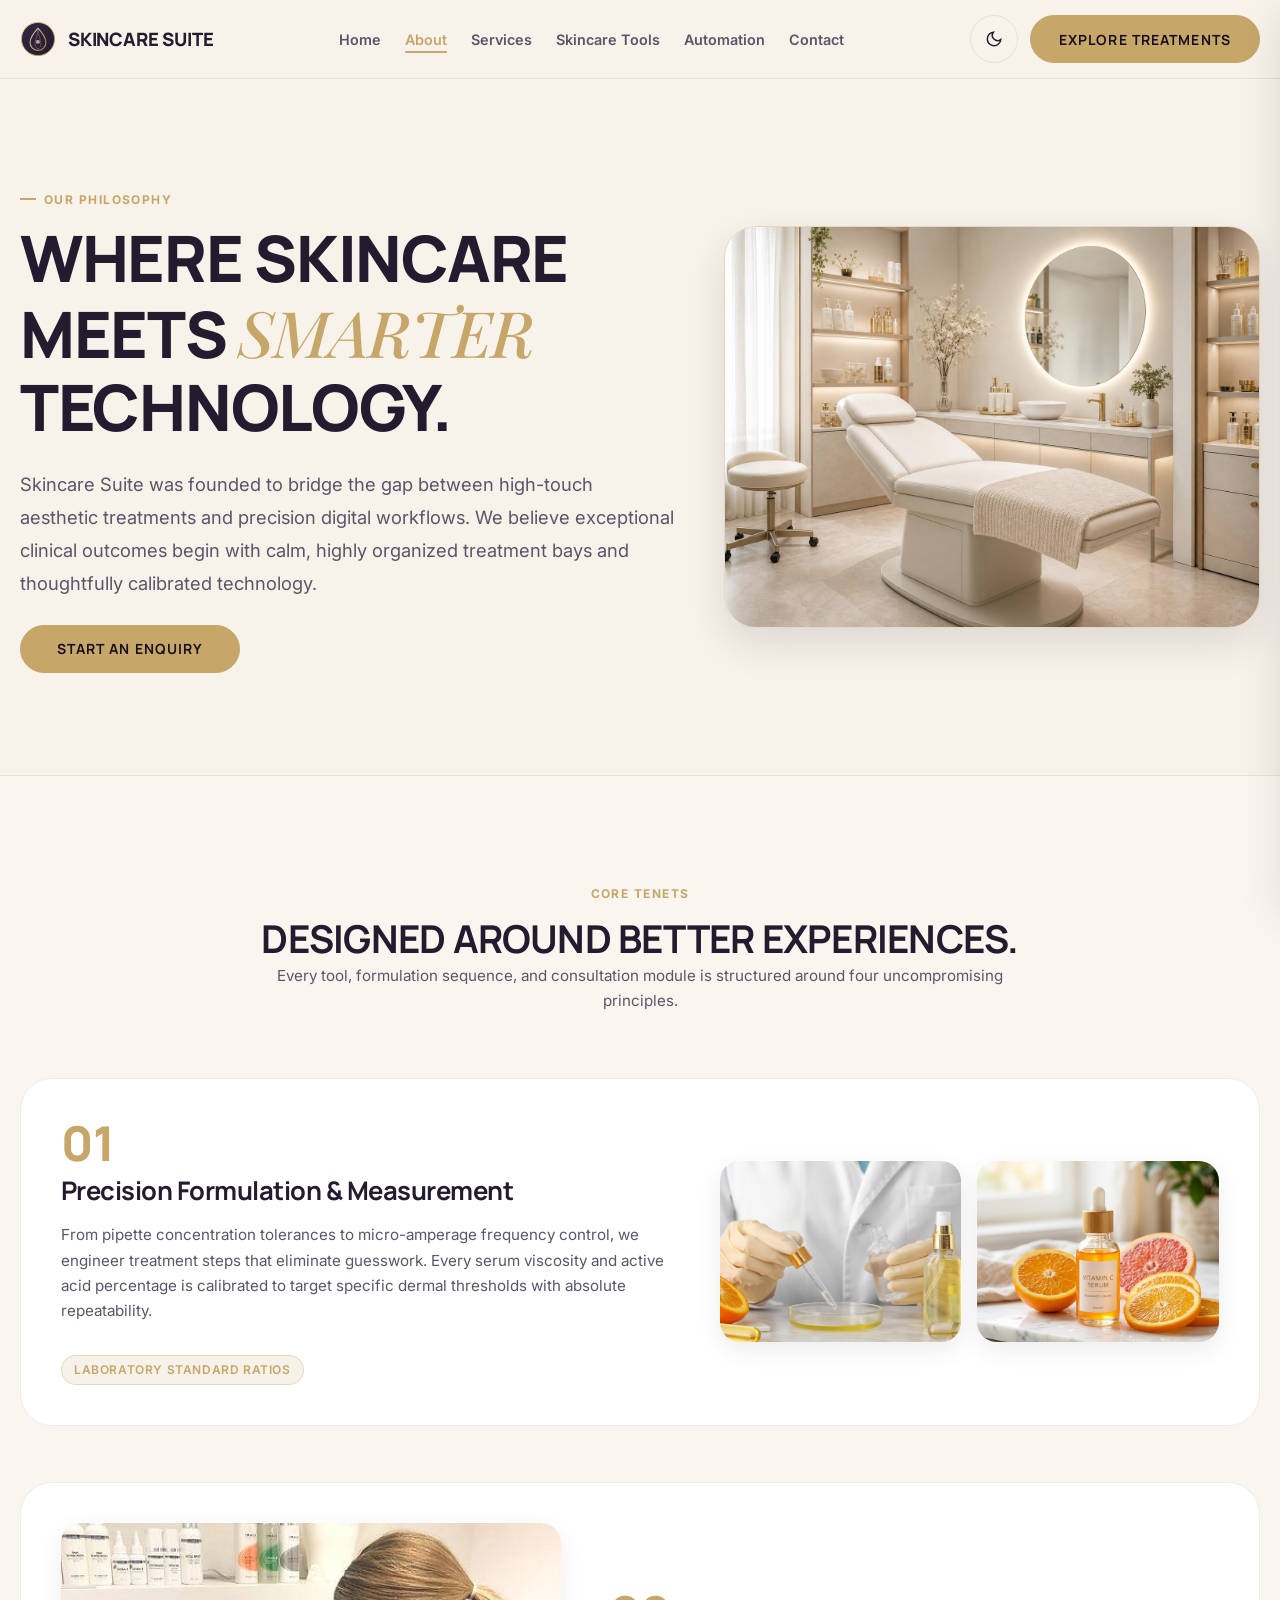
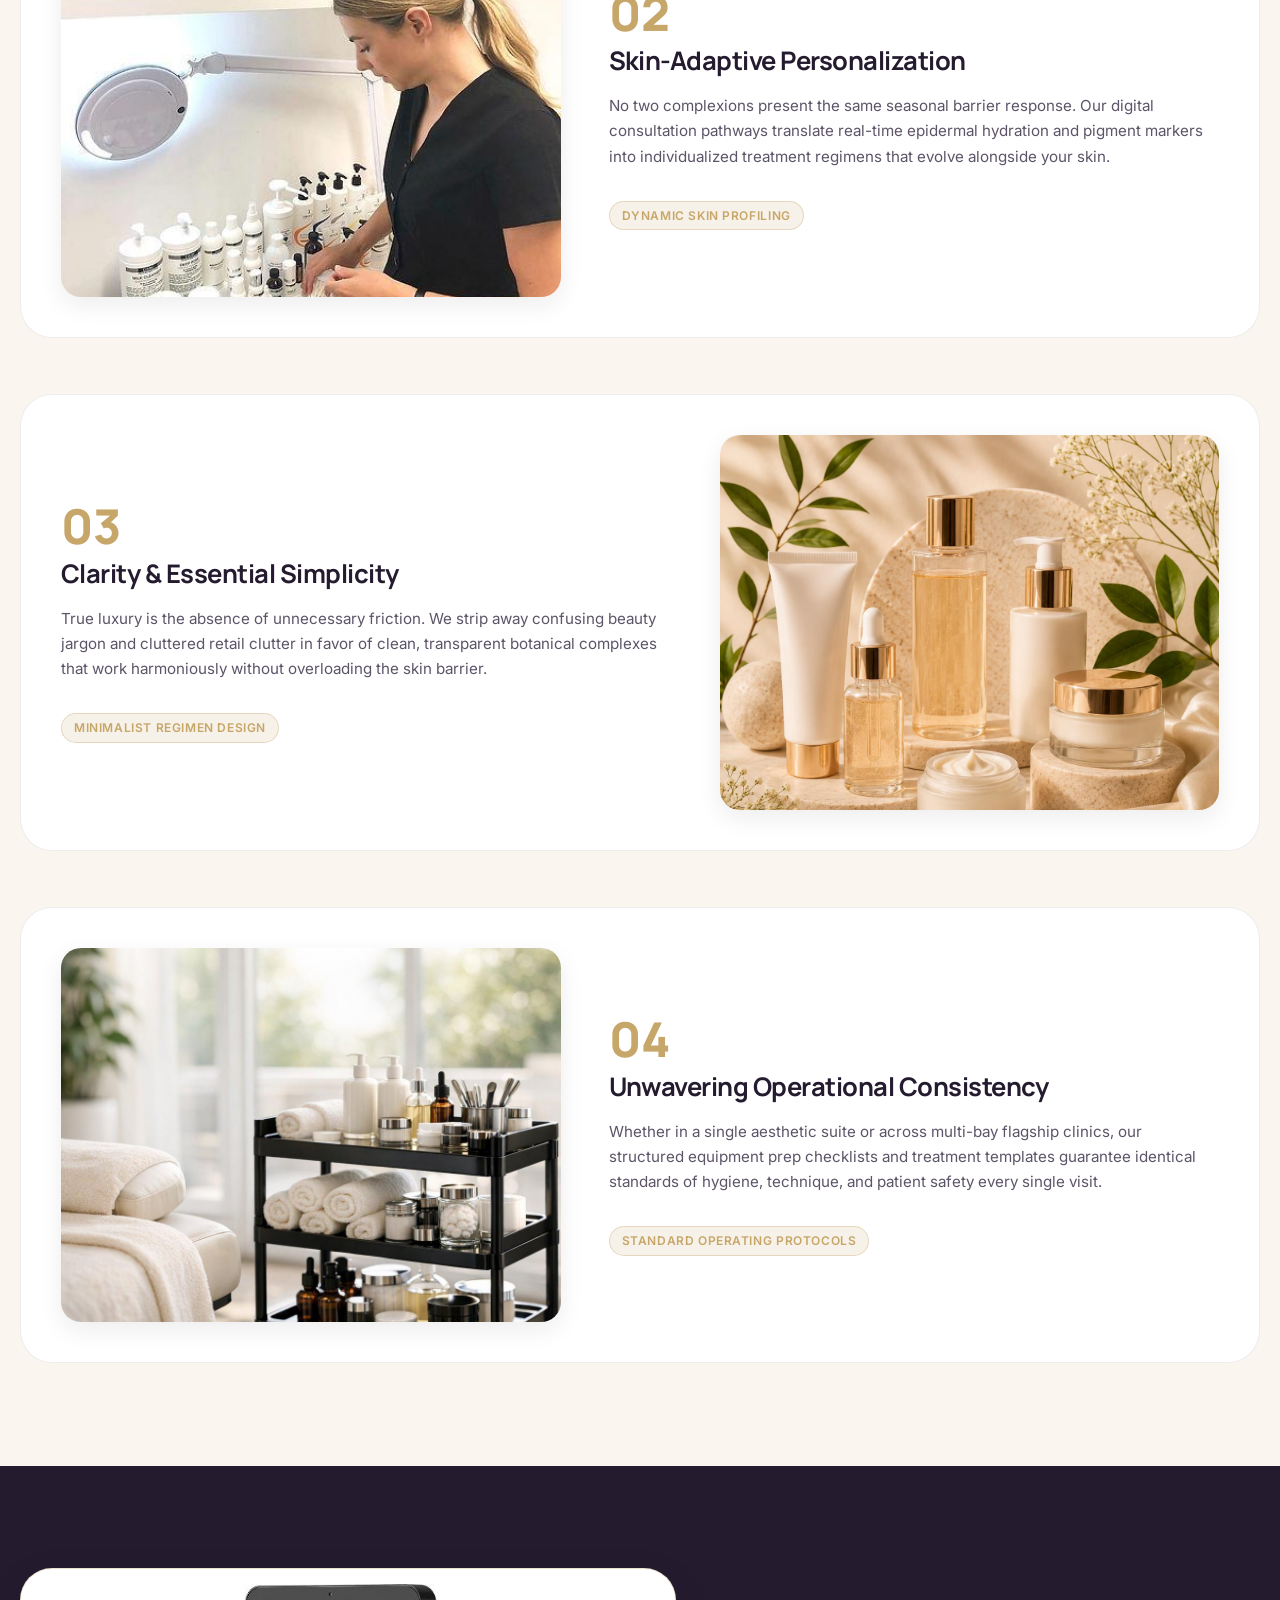
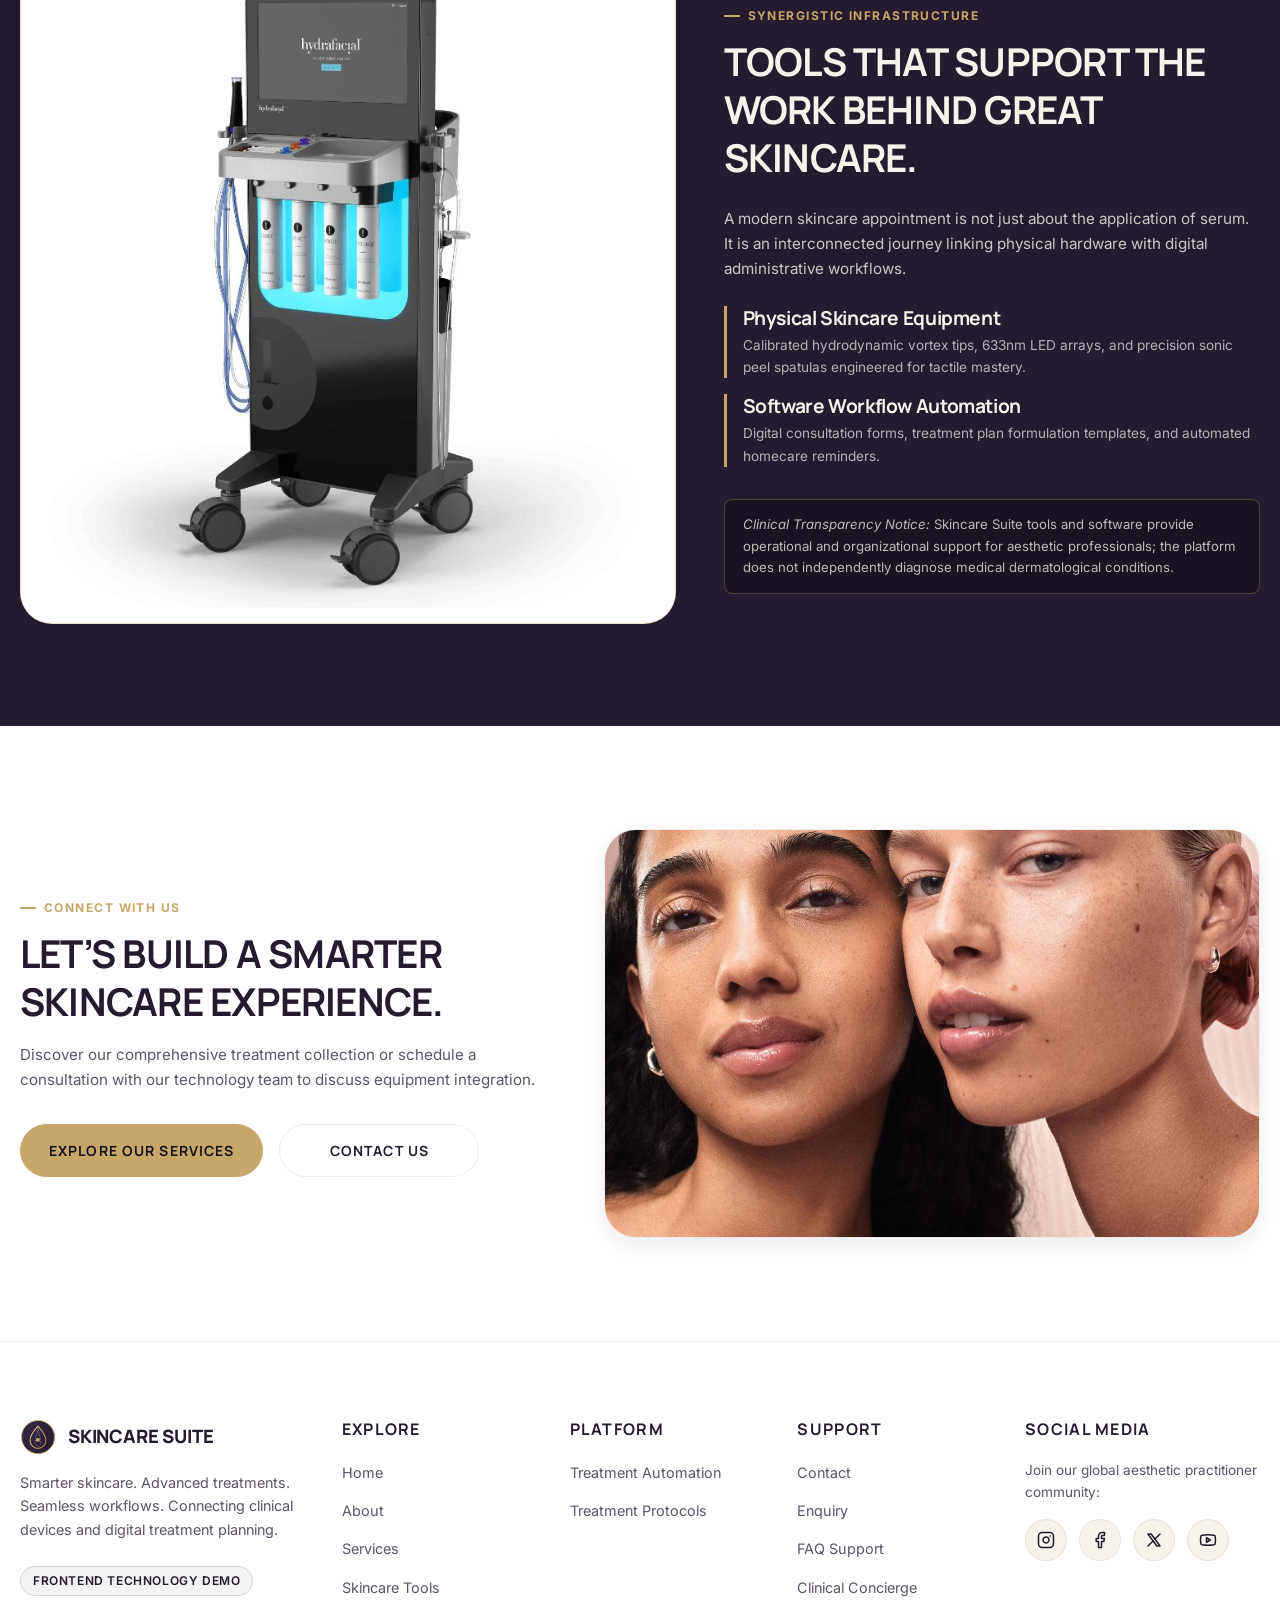
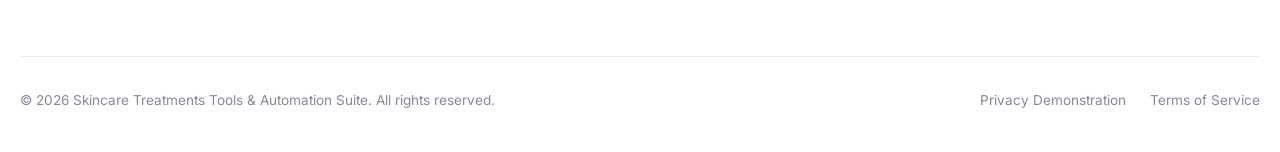
<file: skincare-suite/about.html>
<!DOCTYPE html>
<html lang="en" dir="ltr" data-theme="light">
<head>
  <meta charset="UTF-8">
  <meta name="viewport" content="width=device-width, initial-scale=1.0">
  <title>About Our Skincare Technology Platform | Skincare Suite</title>
  <meta name="description" content="Learn about Skincare Suite, uniting modern aesthetic equipment, laboratory-grade formulations, and intelligent consultation workflows.">
  <link rel="canonical" href="https://example.com/skincare-suite/about.html">
  <meta property="og:title" content="About Skincare Treatments Tools & Automation Suite">
  <meta property="og:description" content="Where skincare meets smarter technology. Precision, personalization, simplicity, and consistency.">
  <meta property="og:image" content="assets/images/image-24.png">
  <link rel="icon" type="image/svg+xml" href="assets/images/favicon.svg">
  <link rel="stylesheet" href="assets/css/style.css">
</head>
<body>

  <!-- GLOBAL STICKY HEADER -->
  <header class="site-header" id="siteHeader">
    <div class="container navbar">
      <a href="index.html" class="navbar-brand" aria-label="Skincare Suite Home">
        <img src="assets/images/logo.svg" alt="Skincare Suite Logo" class="brand-logo-svg" width="36" height="36">
        <span>Skincare Suite</span>
      </a>

      <nav aria-label="Main Navigation">
        <ul class="navbar-nav">
          <li><a href="index.html" class="nav-link">Home</a></li>
          <li><a href="about.html" class="nav-link active">About</a></li>
          <li><a href="services.html" class="nav-link">Services</a></li>
          <li><a href="tools.html" class="nav-link">Skincare Tools</a></li>
          <li><a href="automation.html" class="nav-link">Automation</a></li>
          <li><a href="contact.html" class="nav-link">Contact</a></li>
        </ul>
      </nav>

      <div class="navbar-actions">
        <button type="button" class="action-icon-btn js-theme-toggle" aria-label="Toggle light and dark mode">
          <span class="js-theme-icon">
            <svg width="18" height="18" viewBox="0 0 24 24" fill="none" stroke="currentColor" stroke-width="2"><path d="M21 12.79A9 9 0 1 1 11.21 3 7 7 0 0 0 21 12.79z"/></svg>
          </span>
        </button>

        <button type="button" class="btn btn-primary" data-open-enquiry data-enquiry-type="Treatment Information">
          Explore Treatments
        </button>

        <button type="button" class="hamburger-btn" aria-label="Toggle navigation menu" aria-expanded="false">
          <span class="hamburger-line"></span>
          <span class="hamburger-line"></span>
          <span class="hamburger-line"></span>
        </button>
      </div>
    </div>
  </header>

  <!-- MOBILE NAVIGATION DRAWER -->
  <div class="drawer-backdrop"></div>
  <aside class="mobile-drawer" aria-label="Mobile Navigation">
    <div class="drawer-header">
      <a href="index.html" class="navbar-brand">
        <img src="assets/images/logo.svg" alt="Skincare Suite Logo" class="brand-logo-svg" width="32" height="32">
        <span>Skincare Suite</span>
      </a>
      <button type="button" class="drawer-close-btn" aria-label="Close menu">&times;</button>
    </div>

    <ul class="drawer-nav">
      <li><a href="index.html" class="nav-link">Home</a></li>
      <li><a href="about.html" class="nav-link active">About</a></li>
      <li><a href="services.html" class="nav-link">Services</a></li>
      <li><a href="tools.html" class="nav-link">Skincare Tools</a></li>
      <li><a href="automation.html" class="nav-link">Treatment Automation</a></li>
      <li><a href="contact.html" class="nav-link">Contact</a></li>
    </ul>

    <div class="drawer-actions">
      <div class="drawer-controls-row">
        <button type="button" class="action-icon-btn js-theme-toggle" aria-label="Toggle theme">
          <span class="js-theme-icon">
            <svg width="18" height="18" viewBox="0 0 24 24" fill="none" stroke="currentColor" stroke-width="2"><path d="M21 12.79A9 9 0 1 1 11.21 3 7 7 0 0 0 21 12.79z"/></svg>
          </span>
        </button>
      </div>
      <button type="button" class="btn btn-primary" style="width: 100%;" data-open-enquiry data-enquiry-type="Treatment Information">
        Explore Treatments
      </button>
    </div>
  </aside>

  <!-- MAIN CONTENT: EXACTLY 4 CONTENT SECTIONS (Rule 17) -->
  <main id="mainContent">

    <!-- ABOUT — SECTION 01: BRAND HERO (Image: image-24.png) -->
    <section class="section-pad" id="aboutHero" aria-labelledby="aboutHeroTitle" style="border-bottom: 1px solid var(--border-subtle);">
      <div class="container grid-editorial">
        <div>
          <span class="eyebrow">Our Philosophy</span>
          <h1 id="aboutHeroTitle" class="display-title">
            WHERE SKINCARE MEETS <span class="editorial-title">SMARTER</span> TECHNOLOGY.
          </h1>
          <p style="margin-block: 1.5rem; font-size: 1.15rem; line-height: 1.8;">
            Skincare Suite was founded to bridge the gap between high-touch aesthetic treatments and precision digital workflows. We believe exceptional clinical outcomes begin with calm, highly organized treatment bays and thoughtfully calibrated technology.
          </p>
          <button type="button" class="btn btn-primary" data-open-enquiry data-enquiry-type="General Enquiry" style="min-width: 220px;">
            START AN ENQUIRY
          </button>
        </div>

        <div style="border-radius: var(--radius-xl); overflow: hidden; box-shadow: var(--shadow-lg); border: 1px solid var(--border-champagne); aspect-ratio: 4/3;">
          <img src="assets/images/image-24.png" alt="Aesthetic clinic suite with backlit circular vanity mirror and pristine treatment bed" width="800" height="600" fetchpriority="high">
        </div>
      </div>
    </section>

    <!-- ABOUT — SECTION 02: OUR APPROACH (Images: image-9.png, image-27.png, image-22.png, image-16.png) -->
    <!-- Asymmetrical editorial layout with large numbers and imagery (Not 4 identical cards) -->
    <section class="section-pad" id="aboutApproach" aria-labelledby="approachTitle" style="background-color: var(--bg-card-alt);">
      <div class="container">
        <div class="section-header text-center">
          <span class="eyebrow">Core Tenets</span>
          <h2 id="approachTitle">DESIGNED AROUND BETTER EXPERIENCES.</h2>
          <p>Every tool, formulation sequence, and consultation module is structured around four uncompromising principles.</p>
        </div>

        <div style="display: flex; flex-direction: column; gap: 3.5rem;">
          <!-- Principle 1: Precision (Images: image-9.png & image-69.png) -->
          <div class="grid-editorial" style="background: var(--bg-card); border-radius: var(--radius-xl); padding: 2.5rem; border: 1px solid var(--border-subtle);">
            <div>
              <span style="font-size: 3rem; font-weight: 800; font-family: var(--font-heading); color: var(--accent-champagne); line-height: 1; display: block; margin-bottom: 0.5rem;">01</span>
              <h3 style="margin-bottom: 1rem;">Precision Formulation & Measurement</h3>
              <p>
                From pipette concentration tolerances to micro-amperage frequency control, we engineer treatment steps that eliminate guesswork. Every serum viscosity and active acid percentage is calibrated to target specific dermal thresholds with absolute repeatability.
              </p>
              <div class="badge" style="margin-top: 1rem;">Laboratory Standard Ratios</div>
            </div>
            <div class="about-dual-images">
              <div style="border-radius: var(--radius-lg); overflow: hidden; aspect-ratio: 4/3; box-shadow: var(--shadow-md);">
                <img src="assets/images/image-9.png" alt="Laboratory formulation Vitamin C pipette and petri dish" width="400" height="300" loading="lazy">
              </div>
              <div style="border-radius: var(--radius-lg); overflow: hidden; aspect-ratio: 4/3; box-shadow: var(--shadow-md);">
                <img src="assets/images/image-69.png" alt="Stabilized active Vitamin C serum in clinical dropper bottle" width="400" height="300" loading="lazy">
              </div>
            </div>
          </div>

          <!-- Principle 2: Personalization (image-27.png) -->
          <div class="grid-editorial-reverse" style="background: var(--bg-card); border-radius: var(--radius-xl); padding: 2.5rem; border: 1px solid var(--border-subtle);">
            <div style="border-radius: var(--radius-lg); overflow: hidden; aspect-ratio: 4/3; box-shadow: var(--shadow-md);">
              <img src="assets/images/image-27.png" alt="Compounding custom skincare formula with precision magnifying lamp" width="600" height="450" loading="lazy">
            </div>
            <div>
              <span style="font-size: 3rem; font-weight: 800; font-family: var(--font-heading); color: var(--accent-champagne); line-height: 1; display: block; margin-bottom: 0.5rem;">02</span>
              <h3 style="margin-bottom: 1rem;">Skin-Adaptive Personalization</h3>
              <p>
                No two complexions present the same seasonal barrier response. Our digital consultation pathways translate real-time epidermal hydration and pigment markers into individualized treatment regimens that evolve alongside your skin.
              </p>
              <div class="badge" style="margin-top: 1rem;">Dynamic Skin Profiling</div>
            </div>
          </div>

          <!-- Principle 3: Simplicity (image-22.png) -->
          <div class="grid-editorial" style="background: var(--bg-card); border-radius: var(--radius-xl); padding: 2.5rem; border: 1px solid var(--border-subtle);">
            <div>
              <span style="font-size: 3rem; font-weight: 800; font-family: var(--font-heading); color: var(--accent-champagne); line-height: 1; display: block; margin-bottom: 0.5rem;">03</span>
              <h3 style="margin-bottom: 1rem;">Clarity & Essential Simplicity</h3>
              <p>
                True luxury is the absence of unnecessary friction. We strip away confusing beauty jargon and cluttered retail clutter in favor of clean, transparent botanical complexes that work harmoniously without overloading the skin barrier.
              </p>
              <div class="badge" style="margin-top: 1rem;">Minimalist Regimen Design</div>
            </div>
            <div style="border-radius: var(--radius-lg); overflow: hidden; aspect-ratio: 4/3; box-shadow: var(--shadow-md);">
              <img src="assets/images/image-22.png" alt="Gold-capped botanical skincare collection on clean neutral pedestal" width="600" height="450" loading="lazy">
            </div>
          </div>

          <!-- Principle 4: Consistency (image-16.png) -->
          <div class="grid-editorial-reverse" style="background: var(--bg-card); border-radius: var(--radius-xl); padding: 2.5rem; border: 1px solid var(--border-subtle);">
            <div style="border-radius: var(--radius-lg); overflow: hidden; aspect-ratio: 4/3; box-shadow: var(--shadow-md);">
              <img src="assets/images/image-16.png" alt="Mobile treatment trolley with organized clinical solutions, brushes, and towels" width="600" height="450" loading="lazy">
            </div>
            <div>
              <span style="font-size: 3rem; font-weight: 800; font-family: var(--font-heading); color: var(--accent-champagne); line-height: 1; display: block; margin-bottom: 0.5rem;">04</span>
              <h3 style="margin-bottom: 1rem;">Unwavering Operational Consistency</h3>
              <p>
                Whether in a single aesthetic suite or across multi-bay flagship clinics, our structured equipment prep checklists and treatment templates guarantee identical standards of hygiene, technique, and patient safety every single visit.
              </p>
              <div class="badge" style="margin-top: 1rem;">Standard Operating Protocols</div>
            </div>
          </div>
        </div>
      </div>
    </section>

    <!-- ABOUT — SECTION 03: TECHNOLOGY AND TREATMENT (Image: image-21.png) -->
    <section class="section-pad section-dark" id="aboutTech" aria-labelledby="techTitle">
      <div class="container grid-editorial">
        <div style="border-radius: var(--radius-xl); overflow: hidden; border: 1px solid var(--border-champagne); box-shadow: var(--shadow-lg); aspect-ratio: 1/1; background-color: #FFFFFF;">
          <img src="assets/images/image-21.png" alt="HydraFacial Elite professional aesthetic tower in clinical treatment bay" width="600" height="600" loading="lazy" style="width: 100%; height: 100%; object-fit: contain;">
        </div>

        <div>
          <span class="eyebrow">Synergistic Infrastructure</span>
          <h2 id="techTitle" style="color: var(--secondary-ivory); margin-bottom: 1.5rem;">
            TOOLS THAT SUPPORT THE WORK BEHIND GREAT SKINCARE.
          </h2>
          <p style="color: rgba(247, 242, 234, 0.8); margin-bottom: 1.5rem;">
            A modern skincare appointment is not just about the application of serum. It is an interconnected journey linking physical hardware with digital administrative workflows.
          </p>

          <div style="display: flex; flex-direction: column; gap: 1rem; margin-bottom: 2rem;">
            <div style="border-inline-start: 3px solid var(--accent-champagne); padding-inline-start: 1rem;">
              <h4 style="color: var(--secondary-ivory); margin-bottom: 0.25rem;">Physical Skincare Equipment</h4>
              <p style="color: rgba(247, 242, 234, 0.7); font-size: 0.85rem; margin-bottom: 0;">
                Calibrated hydrodynamic vortex tips, 633nm LED arrays, and precision sonic peel spatulas engineered for tactile mastery.
              </p>
            </div>
            <div style="border-inline-start: 3px solid var(--accent-champagne); padding-inline-start: 1rem;">
              <h4 style="color: var(--secondary-ivory); margin-bottom: 0.25rem;">Software Workflow Automation</h4>
              <p style="color: rgba(247, 242, 234, 0.7); font-size: 0.85rem; margin-bottom: 0;">
                Digital consultation forms, treatment plan formulation templates, and automated homecare reminders.
              </p>
            </div>
          </div>

          <div class="auth-demo-notice" style="background: rgba(0, 0, 0, 0.3); border-color: rgba(199, 166, 106, 0.3); color: rgba(247, 242, 234, 0.75);">
            <em>Clinical Transparency Notice:</em> Skincare Suite tools and software provide operational and organizational support for aesthetic professionals; the platform does not independently diagnose medical dermatological conditions.
          </div>
        </div>
      </div>
    </section>

    <!-- ABOUT — SECTION 04: FINAL CTA (Image: image-31.png) -->
    <section class="section-pad" id="aboutCta" aria-labelledby="aboutCtaTitle" style="background-color: var(--bg-card);">
      <div class="container grid-editorial-reverse">
        <div>
          <span class="eyebrow">Connect With Us</span>
          <h2 id="aboutCtaTitle" style="margin-bottom: 1rem;">LET’S BUILD A SMARTER SKINCARE EXPERIENCE.</h2>
          <p style="margin-bottom: 2rem;">
            Discover our comprehensive treatment collection or schedule a consultation with our technology team to discuss equipment integration.
          </p>
          <div class="btn-group">
            <a href="services.html" class="btn btn-primary" style="min-width: 200px;">
              EXPLORE OUR SERVICES
            </a>
            <a href="contact.html" class="btn btn-secondary" style="min-width: 200px;">
              CONTACT US
            </a>
          </div>
        </div>

        <div style="border-radius: var(--radius-xl); overflow: hidden; border: 1px solid var(--border-subtle); box-shadow: var(--shadow-md); aspect-ratio: 16/10;">
          <img src="assets/images/image-31.png" alt="Clean glowing healthy skin portrait representing refined clinical results" width="700" height="440" loading="lazy">
        </div>
      </div>
    </section>

  </main>

  <!-- GLOBAL FOOTER (Rules 30, 31) -->
  <footer class="site-footer">
    <div class="container">
      <div class="footer-grid">
        <div>
          <a href="index.html" class="navbar-brand" style="margin-bottom: 1rem;">
            <img src="assets/images/logo.svg" alt="Skincare Suite Logo" class="brand-logo-svg" width="32" height="32">
            <span>Skincare Suite</span>
          </a>
          <p style="margin-bottom: 1.5rem;">
            Smarter skincare. Advanced treatments. Seamless workflows. Connecting clinical devices and digital treatment planning.
          </p>
          <span class="badge">
            Frontend Technology Demo
          </span>
        </div>

        <div>
          <h4>Explore</h4>
          <ul class="footer-nav">
            <li><a href="index.html">Home</a></li>
            <li><a href="about.html">About</a></li>
            <li><a href="services.html">Services</a></li>
            <li><a href="tools.html">Skincare Tools</a></li>
          </ul>
        </div>

        <div>
          <h4>Platform</h4>
          <ul class="footer-nav">
            <li><a href="automation.html">Treatment Automation</a></li>
            <li><a href="services.html#treatmentCollection">Treatment Protocols</a></li>
          </ul>
        </div>

        <div>
          <h4>Support</h4>
          <ul class="footer-nav">
            <li><a href="contact.html">Contact</a></li>
            <li><a href="#" data-open-enquiry data-enquiry-type="General Enquiry">Enquiry</a></li>
            <li><a href="contact.html#faq">FAQ Support</a></li>
            <li><a href="contact.html#concierge">Clinical Concierge</a></li>
          </ul>
        </div>

        <div>
          <h4>Social Media</h4>
          <p style="font-size: 0.85rem; margin-bottom: 0.75rem;">Join our global aesthetic practitioner community:</p>
          <div class="social-icons">
            <a href="https://instagram.com" target="_blank" rel="noopener noreferrer" class="social-icon-btn" aria-label="Follow us on Instagram">
              <svg width="18" height="18" viewBox="0 0 24 24" fill="none" stroke="currentColor" stroke-width="2" stroke-linecap="round" stroke-linejoin="round"><rect width="20" height="20" x="2" y="2" rx="5" ry="5"/><path d="M16 11.37A4 4 0 1 1 12.63 8 4 4 0 0 1 16 11.37z"/><line x1="17.5" x2="17.51" y1="6.5" y2="6.5"/></svg>
            </a>
            <a href="https://facebook.com" target="_blank" rel="noopener noreferrer" class="social-icon-btn" aria-label="Follow us on Facebook">
              <svg width="18" height="18" viewBox="0 0 24 24" fill="none" stroke="currentColor" stroke-width="2" stroke-linecap="round" stroke-linejoin="round"><path d="M18 2h-3a5 5 0 0 0-5 5v3H7v4h3v8h4v-8h3l1-4h-4V7a1 1 0 0 1 1-1h3z"/></svg>
            </a>
            <a href="https://x.com" target="_blank" rel="noopener noreferrer" class="social-icon-btn" aria-label="Follow us on X">
              <svg width="18" height="18" viewBox="0 0 24 24" fill="none" stroke="currentColor" stroke-width="2" stroke-linecap="round" stroke-linejoin="round"><path d="M4 4l11.733 16h4.267l-11.733 -16z"/><path d="M4 20l6.768 -6.768m2.46 -2.46l6.772 -6.772"/></svg>
            </a>
            <a href="https://youtube.com" target="_blank" rel="noopener noreferrer" class="social-icon-btn" aria-label="Follow us on YouTube">
              <svg width="18" height="18" viewBox="0 0 24 24" fill="none" stroke="currentColor" stroke-width="2" stroke-linecap="round" stroke-linejoin="round"><path d="M2.5 17a24.12 24.12 0 0 1 0-10 2 2 0 0 1 1.4-1.4 49.56 49.56 0 0 1 16.2 0A2 2 0 0 1 21.5 7a24.12 24.12 0 0 1 0 10 2 2 0 0 1-1.4 1.4 49.55 49.55 0 0 1-16.2 0A2 2 0 0 1 2.5 17"/><polygon points="10 15 15 12 10 9 10 15"/></svg>
            </a>
          </div>
        </div>
      </div>

      <div class="footer-bottom">
        <div>© 2026 Skincare Treatments Tools & Automation Suite. All rights reserved.</div>
        <div style="display: flex; gap: 1.5rem;">
          <a href="contact.html">Privacy Demonstration</a>
          <a href="contact.html">Terms of Service</a>
        </div>
      </div>
    </div>
  </footer>

  <!-- SHARED ENQUIRY & SEARCH MODALS -->
  <div class="modal-overlay" id="enquiryModal" role="dialog" aria-modal="true" aria-labelledby="modalTitle">
    <div class="modal-container">
      <div class="modal-header">
        <h3 id="modalTitle">LET’S TALK SKINCARE.</h3>
        <button type="button" class="modal-close-btn" aria-label="Close modal">&times;</button>
      </div>
      <div class="modal-body">
        <form id="enquiryForm" novalidate>
          <div class="form-group">
            <label for="enquiryName" class="form-label">Full Name *</label>
            <input type="text" id="enquiryName" class="form-control" placeholder="Dr. or Ms./Mr. Full Name" required>
            <div class="form-feedback"></div>
          </div>
          <div class="modal-form-grid-2">
            <div class="form-group">
              <label for="enquiryEmail" class="form-label">Email Address *</label>
              <input type="email" id="enquiryEmail" class="form-control" placeholder="hello@example.com" required>
              <div class="form-feedback"></div>
            </div>
            <div class="form-group">
              <label for="enquiryPhone" class="form-label">Phone (Optional)</label>
              <input type="tel" id="enquiryPhone" class="form-control" placeholder="+1 (000) 000-0000">
              <div class="form-feedback"></div>
            </div>
          </div>
          <div class="modal-form-grid-2">
            <div class="form-group">
              <label for="enquiryType" class="form-label">Enquiry Type *</label>
              <select id="enquiryType" class="form-control form-select" required>
                <option value="Treatment Information">Treatment Information</option>
                <option value="Skincare Tools">Skincare Tools</option>
                <option value="Automation Features">Automation Features</option>
                <option value="Appointment Workflow">Appointment Workflow</option>
                <option value="Technical Support">Technical Support</option>
                <option value="General Enquiry">General Enquiry</option>
              </select>
            </div>
            <div class="form-group">
              <label for="enquiryItem" class="form-label">Treatment or Tool Focus</label>
              <input type="text" id="enquiryItem" class="form-control" placeholder="Selected service or device">
            </div>
          </div>
          <div class="form-group">
            <label for="enquiryDate" class="form-label">Preferred Demo Date (Optional)</label>
            <input type="date" id="enquiryDate" class="form-control">
          </div>
          <div class="form-group">
            <label for="enquiryMessage" class="form-label">Message *</label>
            <textarea id="enquiryMessage" class="form-control" rows="4" placeholder="Tell us about your skincare treatment goals or studio workflow needs..." required></textarea>
            <div class="form-feedback"></div>
          </div>
          <div class="modal-footer" style="padding-inline: 0; padding-bottom: 0;">
            <button type="button" class="btn btn-secondary js-modal-cancel">CANCEL</button>
            <button type="submit" class="btn btn-primary">SEND ENQUIRY</button>
          </div>
        </form>

        <div class="modal-success-state">
          <div class="modal-success-icon">✓</div>
          <h3 style="margin-bottom: 0.75rem;">ENQUIRY PREPARED SUCCESSFULLY</h3>
          <p style="margin-bottom: 1.5rem;">
            Thank you. Your enquiry has been prepared in this frontend demonstration.
          </p>
          <button type="button" class="btn btn-primary js-modal-success-dismiss">Done</button>
        </div>
      </div>
    </div>
  </div>

  <div class="modal-overlay" id="searchModal" role="dialog" aria-modal="true" aria-labelledby="searchModalTitle">
    <div class="modal-container search-modal-container">
      <div class="modal-header">
        <h3 id="searchModalTitle">Search Skincare Suite</h3>
        <button type="button" class="modal-close-btn" aria-label="Close search">&times;</button>
      </div>
      <div class="modal-body">
        <div class="search-input-wrapper">
          <span class="search-icon-inside">
            <svg width="20" height="20" viewBox="0 0 24 24" fill="none" stroke="currentColor" stroke-width="2"><circle cx="11" cy="11" r="8"/><line x1="21" y1="21" x2="16.65" y2="16.65"/></svg>
          </span>
          <input type="text" id="globalSearchInput" class="search-input" placeholder="Search treatments, tools, workflows, or pages...">
        </div>
        <div class="search-results-list" id="searchResultsList"></div>
      </div>
    </div>
  </div>

  <!-- Drop to Top / Scroll to Top Button -->
  <button type="button" class="scroll-to-top-btn js-scroll-to-top" id="scrollToTopBtn" aria-label="Drop to top" title="Drop to top">
    <svg width="20" height="20" viewBox="0 0 24 24" fill="none" stroke="currentColor" stroke-width="2.5" stroke-linecap="round" stroke-linejoin="round">
      <path d="M18 15l-6-6-6 6"/>
    </svg>
  </button>

  <script src="assets/js/main.js"></script>
</body>
</html>
</file>
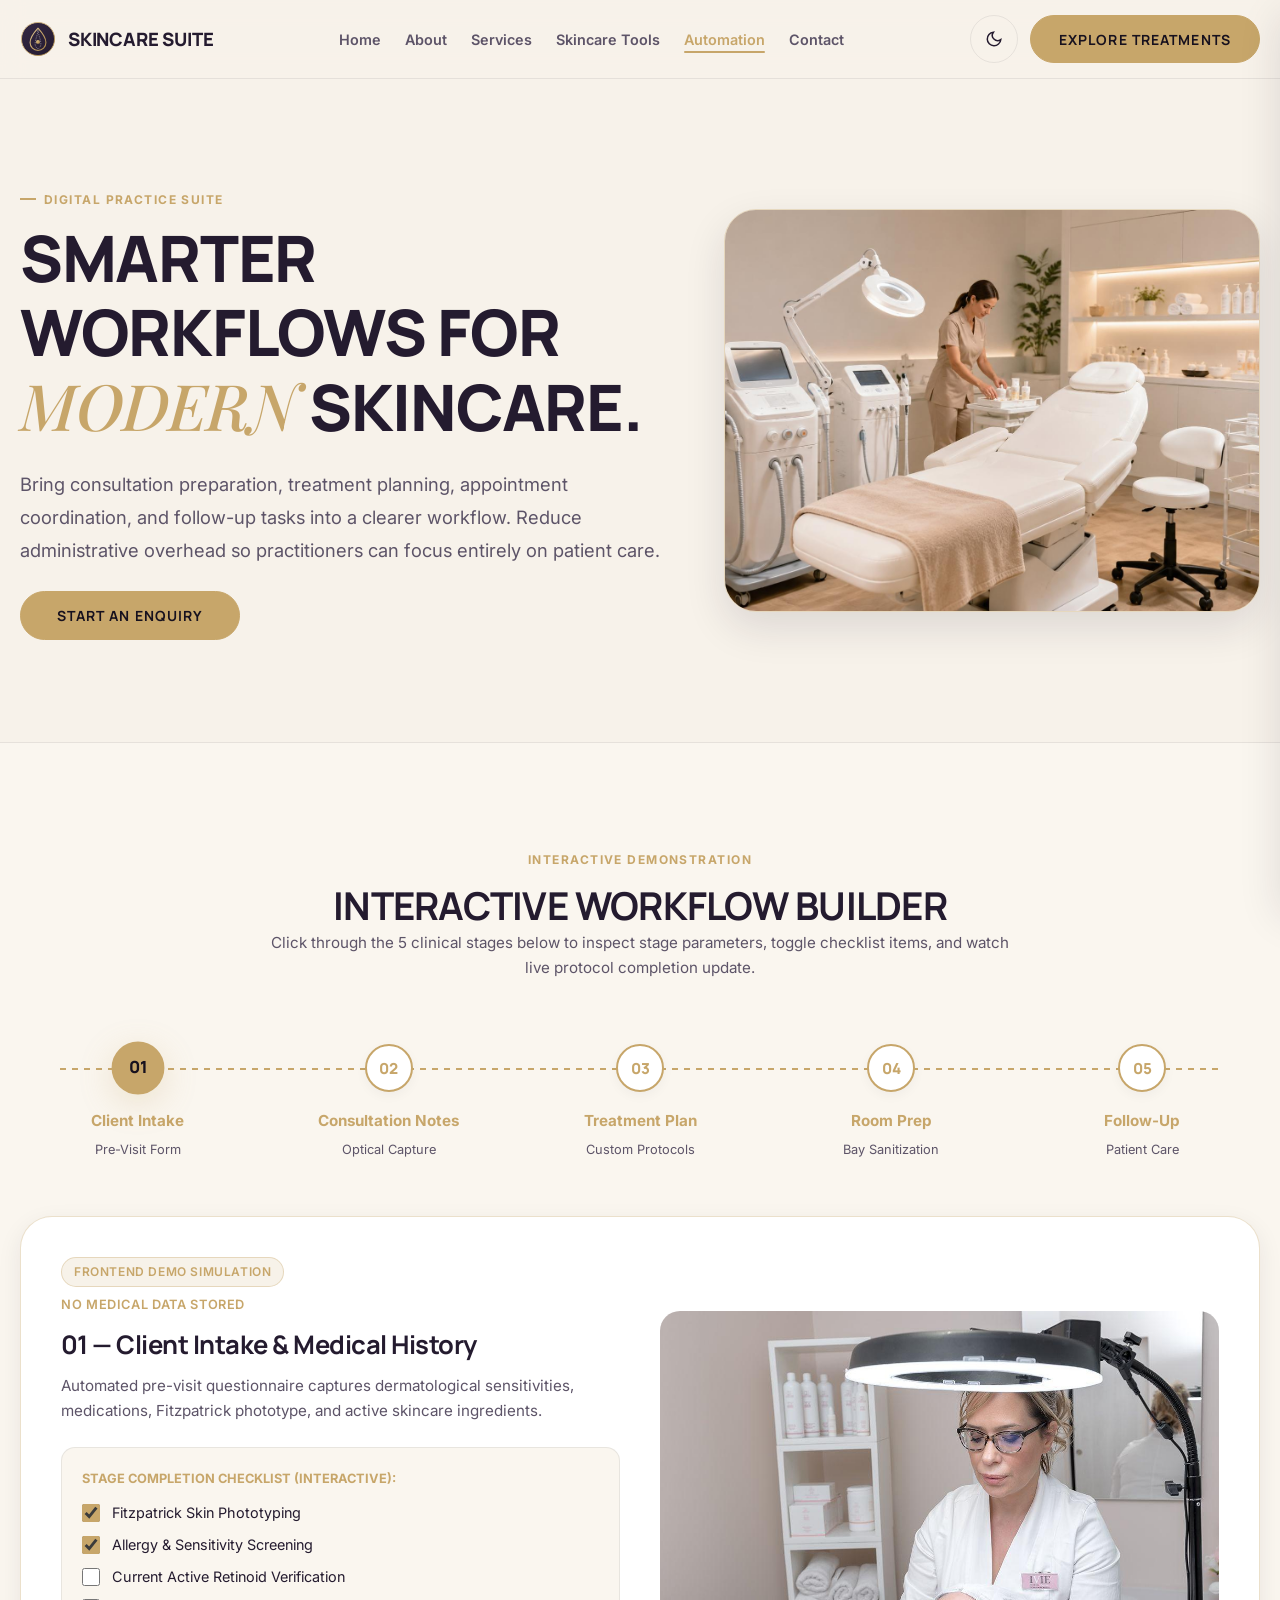
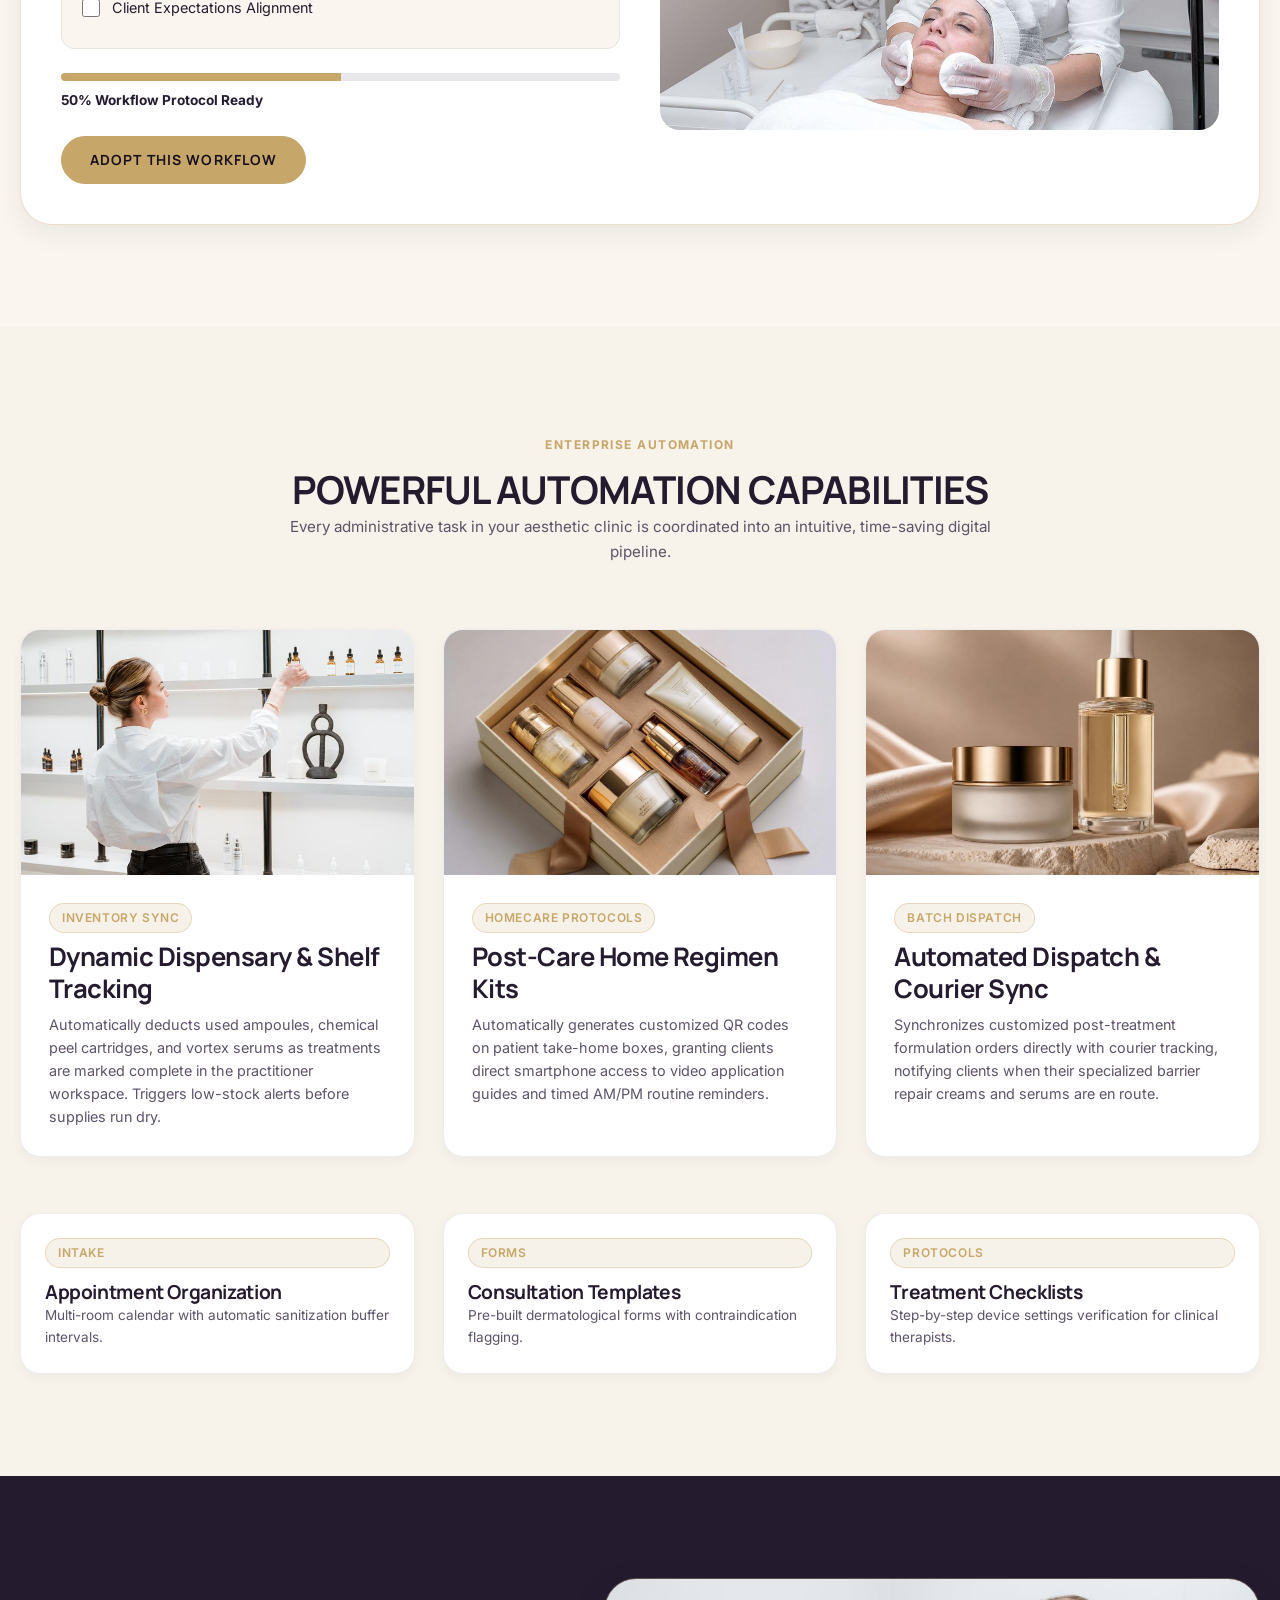
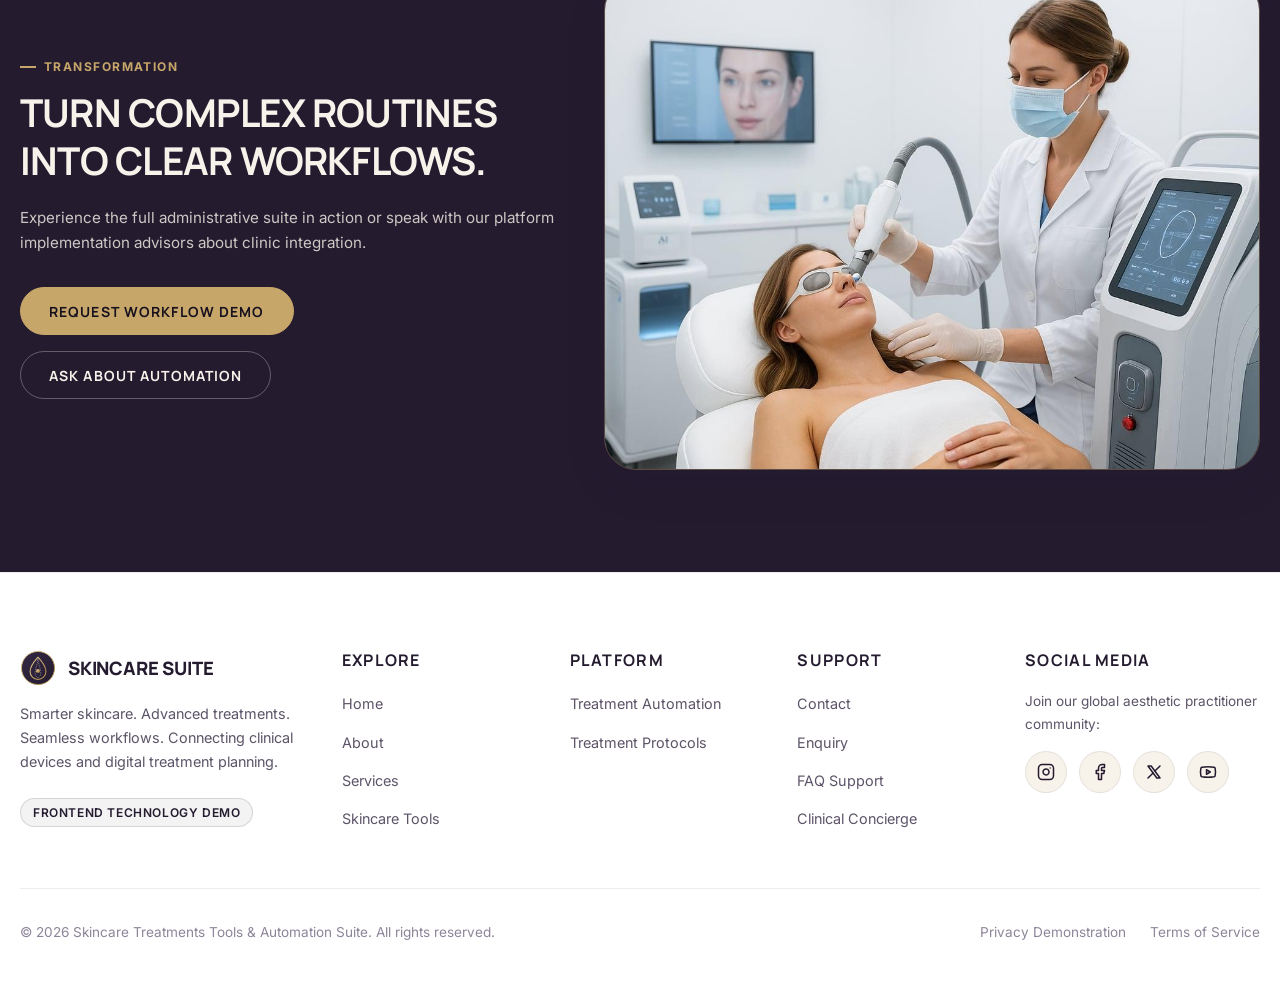
<file: skincare-suite/automation.html>
<!DOCTYPE html>
<html lang="en" dir="ltr" data-theme="light">
<head>
  <meta charset="UTF-8">
  <meta name="viewport" content="width=device-width, initial-scale=1.0">
  <title>Skincare Workflow Automation Platform | Skincare Suite</title>
  <meta name="description" content="Discover smart workflows for aesthetic clinics: client intake forms, protocol formulation, treatment room checklists, and automated patient follow-ups.">
  <link rel="canonical" href="https://example.com/skincare-suite/automation.html">
  <meta property="og:title" content="Skincare Workflow Automation Platform">
  <meta property="og:description" content="Turn complex routines into clear workflows. Digital consultation, preparation, and follow-ups.">
  <meta property="og:image" content="assets/images/image-49.png">
  <link rel="icon" type="image/svg+xml" href="assets/images/favicon.svg">
  <link rel="stylesheet" href="assets/css/style.css">
</head>
<body>

  <!-- GLOBAL STICKY HEADER -->
  <header class="site-header" id="siteHeader">
    <div class="container navbar">
      <a href="index.html" class="navbar-brand" aria-label="Skincare Suite Home">
        <img src="assets/images/logo.svg" alt="Skincare Suite Logo" class="brand-logo-svg" width="36" height="36">
        <span>Skincare Suite</span>
      </a>

      <nav aria-label="Main Navigation">
        <ul class="navbar-nav">
          <li><a href="index.html" class="nav-link">Home</a></li>
          <li><a href="about.html" class="nav-link">About</a></li>
          <li><a href="services.html" class="nav-link">Services</a></li>
          <li><a href="tools.html" class="nav-link">Skincare Tools</a></li>
          <li><a href="automation.html" class="nav-link active">Automation</a></li>
          <li><a href="contact.html" class="nav-link">Contact</a></li>
        </ul>
      </nav>

      <div class="navbar-actions">
        <button type="button" class="action-icon-btn js-theme-toggle" aria-label="Toggle light and dark mode">
          <span class="js-theme-icon">
            <svg width="18" height="18" viewBox="0 0 24 24" fill="none" stroke="currentColor" stroke-width="2"><path d="M21 12.79A9 9 0 1 1 11.21 3 7 7 0 0 0 21 12.79z"/></svg>
          </span>
        </button>

        <button type="button" class="btn btn-primary" data-open-enquiry data-enquiry-type="Automation Features">
          Explore Treatments
        </button>

        <button type="button" class="hamburger-btn" aria-label="Toggle navigation menu" aria-expanded="false">
          <span class="hamburger-line"></span>
          <span class="hamburger-line"></span>
          <span class="hamburger-line"></span>
        </button>
      </div>
    </div>
  </header>

  <!-- MOBILE NAVIGATION DRAWER -->
  <div class="drawer-backdrop"></div>
  <aside class="mobile-drawer" aria-label="Mobile Navigation">
    <div class="drawer-header">
      <a href="index.html" class="navbar-brand">
        <img src="assets/images/logo.svg" alt="Skincare Suite Logo" class="brand-logo-svg" width="32" height="32">
        <span>Skincare Suite</span>
      </a>
      <button type="button" class="drawer-close-btn" aria-label="Close menu">&times;</button>
    </div>

    <ul class="drawer-nav">
      <li><a href="index.html" class="nav-link">Home</a></li>
      <li><a href="about.html" class="nav-link">About</a></li>
      <li><a href="services.html" class="nav-link">Services</a></li>
      <li><a href="tools.html" class="nav-link">Skincare Tools</a></li>
      <li><a href="automation.html" class="nav-link active">Treatment Automation</a></li>
      <li><a href="contact.html" class="nav-link">Contact</a></li>
    </ul>

    <div class="drawer-actions">
      <div class="drawer-controls-row">
        <button type="button" class="action-icon-btn js-theme-toggle" aria-label="Toggle theme">
          <span class="js-theme-icon">
            <svg width="18" height="18" viewBox="0 0 24 24" fill="none" stroke="currentColor" stroke-width="2"><path d="M21 12.79A9 9 0 1 1 11.21 3 7 7 0 0 0 21 12.79z"/></svg>
          </span>
        </button>
      </div>
      <button type="button" class="btn btn-primary" style="width: 100%;" data-open-enquiry data-enquiry-type="Automation Features">
        Explore Treatments
      </button>
    </div>
  </aside>

  <!-- MAIN CONTENT: EXACTLY 4 CONTENT SECTIONS (Rule 21) -->
  <main id="mainContent">

    <!-- AUTOMATION — SECTION 01: HERO (Image: image-49.png) -->
    <section class="section-pad" id="automationHero" aria-labelledby="autoHeroTitle" style="border-bottom: 1px solid var(--border-subtle);">
      <div class="container grid-editorial">
        <div>
          <span class="eyebrow">Digital Practice Suite</span>
          <h1 id="autoHeroTitle" class="display-title">
            SMARTER WORKFLOWS FOR <span class="editorial-title">MODERN</span> SKINCARE.
          </h1>
          <p style="margin-block: 1.5rem; font-size: 1.15rem; line-height: 1.8;">
            Bring consultation preparation, treatment planning, appointment coordination, and follow-up tasks into a clearer workflow. Reduce administrative overhead so practitioners can focus entirely on patient care.
          </p>
          <button type="button" class="btn btn-primary" data-open-enquiry data-enquiry-type="Automation Features" style="min-width: 220px;">
            START AN ENQUIRY
          </button>
        </div>

        <div style="border-radius: var(--radius-xl); overflow: hidden; box-shadow: var(--shadow-lg); border: 1px solid var(--border-champagne); aspect-ratio: 4/3;">
          <img src="assets/images/image-49.png" alt="Clinical treatment room preparation with consoles and sterile layout" width="800" height="600" fetchpriority="high">
        </div>
      </div>
    </section>

    <!-- AUTOMATION — SECTION 02: INTERACTIVE WORKFLOW BUILDER (Images: 75, 74, 73, 44, 25) -->
    <!-- 5 stages: 01 Client Intake, 02 Consultation Notes, 03 Treatment Plan, 04 Appointment Prep, 05 Follow-up Reminder -->
    <section class="section-pad js-workflow-section" id="workflowBuilder" aria-labelledby="builderTitle" style="background-color: var(--bg-card-alt);">
      <div class="container">
        <div class="section-header text-center">
          <span class="eyebrow">Interactive Demonstration</span>
          <h2 id="builderTitle">INTERACTIVE WORKFLOW BUILDER</h2>
          <p>Click through the 5 clinical stages below to inspect stage parameters, toggle checklist items, and watch live protocol completion update.</p>
        </div>

        <!-- 5-Stage Stepper -->
        <div class="workflow-stepper" role="tablist" aria-label="Workflow Stages">
          <div class="workflow-step is-active" role="tab" tabindex="0"
               data-title="01 — Client Intake & Medical History"
               data-desc="Automated pre-visit questionnaire captures dermatological sensitivities, medications, Fitzpatrick phototype, and active skincare ingredients."
               data-img="assets/images/image-75.png"
               data-tasks="Fitzpatrick Skin Phototyping;Allergy & Sensitivity Screening;Current Active Retinoid Verification;Client Expectations Alignment">
            <div class="step-bubble">01</div>
            <div>
              <div class="step-label">Client Intake</div>
              <div class="step-desc">Pre-Visit Form</div>
            </div>
          </div>

          <div class="workflow-step" role="tab" tabindex="0"
               data-title="02 — Consultation Notes & Optical Dermoscopy"
               data-desc="Aesthetician logs high-resolution dermoscopic observations directly into the client record, noting follicular congestion, erythema, and epidermal hydration."
               data-img="assets/images/image-74.png"
               data-tasks="Dermoscopic Magnification Inspection;Hydration & Sebum Gradient Check;Micro-Capillary Sensitivity Flag;Baseline Diagnostic Record">
            <div class="step-bubble">02</div>
            <div>
              <div class="step-label">Consultation Notes</div>
              <div class="step-desc">Optical Capture</div>
            </div>
          </div>

          <div class="workflow-step" role="tab" tabindex="0"
               data-title="03 — Treatment Plan & Protocol Sequencing"
               data-desc="Configures exact modality pairing (such as ultrasonic exfoliation followed by 633nm LED) with tailored serum compounding ratios."
               data-img="assets/images/image-73.png"
               data-tasks="Modality Sequencing (Peel + LED);Serum Active Concentration Ratios;Thermal RF Energy Bounds;Barrier Occlusion Selection">
            <div class="step-bubble">03</div>
            <div>
              <div class="step-label">Treatment Plan</div>
              <div class="step-desc">Custom Protocols</div>
            </div>
          </div>

          <div class="workflow-step" role="tab" tabindex="0"
               data-title="04 — Treatment Bay & Equipment Preparation"
               data-desc="Aesthetic bay setup verifies device calibration, vacuum fluid levels, single-use tips sterilization seals, and heated bed temperatures."
               data-img="assets/images/image-44.png"
               data-tasks="Autoclave Sterility Seal Inspection;Solution Reservoir Levels Verified;Vacuum Tip Calibration Pass;Treatment Tray Layout Confirmed">
            <div class="step-bubble">04</div>
            <div>
              <div class="step-label">Room Prep</div>
              <div class="step-desc">Bay Sanitization</div>
            </div>
          </div>

          <div class="workflow-step" role="tab" tabindex="0"
               data-title="05 — Follow-up Reminder & Glow Recovery"
               data-desc="Automated post-procedure care messages dispatch 24h, 72h, and 14 days after treatment, monitoring skin comfort and scheduling next sessions."
               data-img="assets/images/image-25.png"
               data-tasks="24h Barrier Check-in Automated SMS;72h Sun Protection & Hydration Guide;14-Day Result Review Reminder;4-Week Maintenance Window Invite">
            <div class="step-bubble">05</div>
            <div>
              <div class="step-label">Follow-Up</div>
              <div class="step-desc">Patient Care</div>
            </div>
          </div>
        </div>

        <!-- Interactive Stage Display Box -->
        <div class="workflow-display-box" style="margin-top: 3.5rem;">
          <div>
            <div class="card-meta">
              <span class="badge">Frontend Demo Simulation</span>
              <span>No Medical Data Stored</span>
            </div>
            <h3 class="js-workflow-title" style="margin-bottom: 0.75rem;">01 — Client Intake & Medical History</h3>
            <p class="js-workflow-desc" style="margin-bottom: 1.5rem; color: var(--text-muted);">
              Automated pre-visit questionnaire captures dermatological sensitivities, medications, Fitzpatrick phototype, and active skincare ingredients.
            </p>

            <div style="background: var(--bg-card-alt); border: 1px solid var(--border-subtle); border-radius: var(--radius-md); padding: 1.25rem; margin-bottom: 1.5rem;">
              <span style="font-size: 0.8rem; font-weight: 700; text-transform: uppercase; color: var(--accent-champagne); display: block; margin-bottom: 0.75rem;">
                Stage Completion Checklist (Interactive):
              </span>
              <div class="js-workflow-tasks">
                <label style="display: flex; align-items: center; gap: 0.75rem; margin-bottom: 0.5rem; cursor: pointer; font-size: 0.9rem;">
                  <input type="checkbox" class="js-workflow-chk" checked style="accent-color: var(--accent-champagne); width: 18px; height: 18px;">
                  <span>Fitzpatrick Skin Phototyping</span>
                </label>
                <label style="display: flex; align-items: center; gap: 0.75rem; margin-bottom: 0.5rem; cursor: pointer; font-size: 0.9rem;">
                  <input type="checkbox" class="js-workflow-chk" checked style="accent-color: var(--accent-champagne); width: 18px; height: 18px;">
                  <span>Allergy & Sensitivity Screening</span>
                </label>
                <label style="display: flex; align-items: center; gap: 0.75rem; margin-bottom: 0.5rem; cursor: pointer; font-size: 0.9rem;">
                  <input type="checkbox" class="js-workflow-chk" style="accent-color: var(--accent-champagne); width: 18px; height: 18px;">
                  <span>Current Active Retinoid Verification</span>
                </label>
                <label style="display: flex; align-items: center; gap: 0.75rem; margin-bottom: 0.5rem; cursor: pointer; font-size: 0.9rem;">
                  <input type="checkbox" class="js-workflow-chk" style="accent-color: var(--accent-champagne); width: 18px; height: 18px;">
                  <span>Client Expectations Alignment</span>
                </label>
              </div>
            </div>

            <!-- Progress Meter -->
            <div style="background: rgba(36, 27, 47, 0.1); border-radius: var(--radius-pill); height: 8px; width: 100%; overflow: hidden; margin-bottom: 0.5rem;">
              <div class="js-workflow-progress-bar" style="background: var(--accent-champagne); height: 100%; width: 50%; transition: width 0.3s ease;"></div>
            </div>
            <div class="js-workflow-progress-text" style="font-size: 0.85rem; font-weight: 700; color: var(--text-main); margin-bottom: 1.5rem;">
              50% Workflow Protocol Ready
            </div>

            <button type="button" class="btn btn-primary" data-open-enquiry data-enquiry-type="Automation Features" data-enquiry-item="Workflow Stage Protocol" style="min-width: 220px;">
              ADOPT THIS WORKFLOW
            </button>
          </div>

          <div class="workflow-display-img">
            <img src="assets/images/image-75.png" alt="Clinical consultation assessment and treatment planning notes" class="js-workflow-img" width="600" height="450" loading="lazy">
          </div>
        </div>
      </div>
    </section>

    <!-- AUTOMATION — SECTION 03: AUTOMATION FEATURES (Images: image-18.png & image-17.png) -->
    <!-- Distinct visual composition with interactive timeline, dashboard preview, compact info panels -->
    <section class="section-pad" id="automationFeatures" aria-labelledby="featuresTitle">
      <div class="container">
        <div class="section-header text-center">
          <span class="eyebrow">Enterprise Automation</span>
          <h2 id="featuresTitle">POWERFUL AUTOMATION CAPABILITIES</h2>
          <p>Every administrative task in your aesthetic clinic is coordinated into an intuitive, time-saving digital pipeline.</p>
        </div>

        <div class="grid-3-cards" style="margin-bottom: 3.5rem;">
          <!-- Feature 1: Dynamic Dispensary & Shelf Tracking (image-18.png) -->
          <article class="premium-card">
            <div class="card-media" style="aspect-ratio: 16 / 10;">
              <img src="assets/images/image-18.png" alt="Boutique retail dispensary shelving inspection and stock management" width="600" height="380" loading="lazy">
            </div>
            <div class="card-body">
              <span class="badge" style="align-self: flex-start; margin-bottom: 0.5rem;">Inventory Sync</span>
              <h3 style="margin-bottom: 0.5rem;">Dynamic Dispensary & Shelf Tracking</h3>
              <p style="font-size: 0.9rem; color: var(--text-muted); line-height: 1.6;">
                Automatically deducts used ampoules, chemical peel cartridges, and vortex serums as treatments are marked complete in the practitioner workspace. Triggers low-stock alerts before supplies run dry.
              </p>
            </div>
          </article>

          <!-- Feature 2: Regimen Packaging & Protocol Kits (image-17.png) -->
          <article class="premium-card">
            <div class="card-media" style="aspect-ratio: 16 / 10;">
              <img src="assets/images/image-17.png" alt="Luxury skincare regimen presentation box and structured homecare protocol kit" width="600" height="380" loading="lazy">
            </div>
            <div class="card-body">
              <span class="badge" style="align-self: flex-start; margin-bottom: 0.5rem;">Homecare Protocols</span>
              <h3 style="margin-bottom: 0.5rem;">Post-Care Home Regimen Kits</h3>
              <p style="font-size: 0.9rem; color: var(--text-muted); line-height: 1.6;">
                Automatically generates customized QR codes on patient take-home boxes, granting clients direct smartphone access to video application guides and timed AM/PM routine reminders.
              </p>
            </div>
          </article>

          <!-- Feature 3: Studio Take-Home Dispensing (image-63.png) -->
          <article class="premium-card">
            <div class="card-media" style="aspect-ratio: 16 / 10;">
              <img src="assets/images/image-63.png" alt="Luxury skincare cream jar and serum bottles on natural travertine pedestal" width="600" height="380" loading="lazy">
            </div>
            <div class="card-body">
              <span class="badge" style="align-self: flex-start; margin-bottom: 0.5rem;">Batch Dispatch</span>
              <h3 style="margin-bottom: 0.5rem;">Automated Dispatch & Courier Sync</h3>
              <p style="font-size: 0.9rem; color: var(--text-muted); line-height: 1.6;">
                Synchronizes customized post-treatment formulation orders directly with courier tracking, notifying clients when their specialized barrier repair creams and serums are en route.
              </p>
            </div>
          </article>
        </div>

        <!-- Compact Information Panels (6 core capabilities) -->
        <div class="grid-3-cards">
          <div class="premium-card" style="padding: 1.5rem;">
            <span class="badge" style="margin-bottom: 0.75rem;">Intake</span>
            <h4>Appointment Organization</h4>
            <p style="font-size: 0.85rem; margin-bottom: 0;">Multi-room calendar with automatic sanitization buffer intervals.</p>
          </div>
          <div class="premium-card" style="padding: 1.5rem;">
            <span class="badge" style="margin-bottom: 0.75rem;">Forms</span>
            <h4>Consultation Templates</h4>
            <p style="font-size: 0.85rem; margin-bottom: 0;">Pre-built dermatological forms with contraindication flagging.</p>
          </div>
          <div class="premium-card" style="padding: 1.5rem;">
            <span class="badge" style="margin-bottom: 0.75rem;">Protocols</span>
            <h4>Treatment Checklists</h4>
            <p style="font-size: 0.85rem; margin-bottom: 0;">Step-by-step device settings verification for clinical therapists.</p>
          </div>
        </div>
      </div>
    </section>

    <!-- AUTOMATION — SECTION 04: CTA (Image: image-55.png) -->
    <section class="section-pad section-dark" id="automationCta" aria-labelledby="autoCtaTitle">
      <div class="container grid-editorial-reverse">
        <div>
          <span class="eyebrow">Transformation</span>
          <h2 id="autoCtaTitle" style="color: var(--secondary-ivory); margin-bottom: 1.25rem;">
            TURN COMPLEX ROUTINES INTO CLEAR WORKFLOWS.
          </h2>
          <p style="color: rgba(247, 242, 234, 0.8); margin-bottom: 2rem;">
            Experience the full administrative suite in action or speak with our platform implementation advisors about clinic integration.
          </p>
          <div class="btn-group">
            <button type="button" class="btn btn-primary" data-open-enquiry data-enquiry-type="Automation Features" style="min-width: 200px;">
              REQUEST WORKFLOW DEMO
            </button>
            <button type="button" class="btn btn-ghost-dark" data-open-enquiry data-enquiry-type="Automation Features" style="min-width: 220px;">
              ASK ABOUT AUTOMATION
            </button>
          </div>
        </div>

        <div style="border-radius: var(--radius-xl); overflow: hidden; border: 1px solid var(--border-champagne); box-shadow: var(--shadow-lg); aspect-ratio: 4/3;">
          <img src="assets/images/image-55.png" alt="Clinician performing precision fractional laser skin rejuvenation session" width="600" height="450" loading="lazy">
        </div>
      </div>
    </section>

  </main>

  <!-- GLOBAL FOOTER -->
  <footer class="site-footer">
    <div class="container">
      <div class="footer-grid">
        <div>
          <a href="index.html" class="navbar-brand" style="margin-bottom: 1rem;">
            <img src="assets/images/logo.svg" alt="Skincare Suite Logo" class="brand-logo-svg" width="32" height="32">
            <span>Skincare Suite</span>
          </a>
          <p style="margin-bottom: 1.5rem;">
            Smarter skincare. Advanced treatments. Seamless workflows. Connecting clinical devices and digital treatment planning.
          </p>
          <span class="badge">
            Frontend Technology Demo
          </span>
        </div>

        <div>
          <h4>Explore</h4>
          <ul class="footer-nav">
            <li><a href="index.html">Home</a></li>
            <li><a href="about.html">About</a></li>
            <li><a href="services.html">Services</a></li>
            <li><a href="tools.html">Skincare Tools</a></li>
          </ul>
        </div>

        <div>
          <h4>Platform</h4>
          <ul class="footer-nav">
            <li><a href="automation.html">Treatment Automation</a></li>
            <li><a href="services.html#treatmentCollection">Treatment Protocols</a></li>
          </ul>
        </div>

        <div>
          <h4>Support</h4>
          <ul class="footer-nav">
            <li><a href="contact.html">Contact</a></li>
            <li><a href="#" data-open-enquiry data-enquiry-type="General Enquiry">Enquiry</a></li>
            <li><a href="contact.html#faq">FAQ Support</a></li>
            <li><a href="contact.html#concierge">Clinical Concierge</a></li>
          </ul>
        </div>

        <div>
          <h4>Social Media</h4>
          <p style="font-size: 0.85rem; margin-bottom: 0.75rem;">Join our global aesthetic practitioner community:</p>
          <div class="social-icons">
            <a href="https://instagram.com" target="_blank" rel="noopener noreferrer" class="social-icon-btn" aria-label="Follow us on Instagram">
              <svg width="18" height="18" viewBox="0 0 24 24" fill="none" stroke="currentColor" stroke-width="2" stroke-linecap="round" stroke-linejoin="round"><rect width="20" height="20" x="2" y="2" rx="5" ry="5"/><path d="M16 11.37A4 4 0 1 1 12.63 8 4 4 0 0 1 16 11.37z"/><line x1="17.5" x2="17.51" y1="6.5" y2="6.5"/></svg>
            </a>
            <a href="https://facebook.com" target="_blank" rel="noopener noreferrer" class="social-icon-btn" aria-label="Follow us on Facebook">
              <svg width="18" height="18" viewBox="0 0 24 24" fill="none" stroke="currentColor" stroke-width="2" stroke-linecap="round" stroke-linejoin="round"><path d="M18 2h-3a5 5 0 0 0-5 5v3H7v4h3v8h4v-8h3l1-4h-4V7a1 1 0 0 1 1-1h3z"/></svg>
            </a>
            <a href="https://x.com" target="_blank" rel="noopener noreferrer" class="social-icon-btn" aria-label="Follow us on X">
              <svg width="18" height="18" viewBox="0 0 24 24" fill="none" stroke="currentColor" stroke-width="2" stroke-linecap="round" stroke-linejoin="round"><path d="M4 4l11.733 16h4.267l-11.733 -16z"/><path d="M4 20l6.768 -6.768m2.46 -2.46l6.772 -6.772"/></svg>
            </a>
            <a href="https://youtube.com" target="_blank" rel="noopener noreferrer" class="social-icon-btn" aria-label="Follow us on YouTube">
              <svg width="18" height="18" viewBox="0 0 24 24" fill="none" stroke="currentColor" stroke-width="2" stroke-linecap="round" stroke-linejoin="round"><path d="M2.5 17a24.12 24.12 0 0 1 0-10 2 2 0 0 1 1.4-1.4 49.56 49.56 0 0 1 16.2 0A2 2 0 0 1 21.5 7a24.12 24.12 0 0 1 0 10 2 2 0 0 1-1.4 1.4 49.55 49.55 0 0 1-16.2 0A2 2 0 0 1 2.5 17"/><polygon points="10 15 15 12 10 9 10 15"/></svg>
            </a>
          </div>
        </div>
      </div>

      <div class="footer-bottom">
        <div>© 2026 Skincare Treatments Tools & Automation Suite. All rights reserved.</div>
        <div style="display: flex; gap: 1.5rem;">
          <a href="contact.html">Privacy Demonstration</a>
          <a href="contact.html">Terms of Service</a>
        </div>
      </div>
    </div>
  </footer>

  <!-- SHARED ENQUIRY & SEARCH MODALS -->
  <div class="modal-overlay" id="enquiryModal" role="dialog" aria-modal="true" aria-labelledby="modalTitle">
    <div class="modal-container">
      <div class="modal-header">
        <h3 id="modalTitle">LET’S TALK SKINCARE.</h3>
        <button type="button" class="modal-close-btn" aria-label="Close modal">&times;</button>
      </div>
      <div class="modal-body">
        <form id="enquiryForm" novalidate>
          <div class="form-group">
            <label for="enquiryName" class="form-label">Full Name *</label>
            <input type="text" id="enquiryName" class="form-control" placeholder="Dr. or Ms./Mr. Full Name" required>
            <div class="form-feedback"></div>
          </div>
          <div class="modal-form-grid-2">
            <div class="form-group">
              <label for="enquiryEmail" class="form-label">Email Address *</label>
              <input type="email" id="enquiryEmail" class="form-control" placeholder="hello@example.com" required>
              <div class="form-feedback"></div>
            </div>
            <div class="form-group">
              <label for="enquiryPhone" class="form-label">Phone (Optional)</label>
              <input type="tel" id="enquiryPhone" class="form-control" placeholder="+1 (000) 000-0000">
              <div class="form-feedback"></div>
            </div>
          </div>
          <div class="modal-form-grid-2">
            <div class="form-group">
              <label for="enquiryType" class="form-label">Enquiry Type *</label>
              <select id="enquiryType" class="form-control form-select" required>
                <option value="Automation Features">Automation Features</option>
                <option value="Treatment Information">Treatment Information</option>
                <option value="Skincare Tools">Skincare Tools</option>
                <option value="Appointment Workflow">Appointment Workflow</option>
                <option value="Technical Support">Technical Support</option>
                <option value="General Enquiry">General Enquiry</option>
              </select>
            </div>
            <div class="form-group">
              <label for="enquiryItem" class="form-label">Treatment or Tool Focus</label>
              <input type="text" id="enquiryItem" class="form-control" placeholder="Selected workflow module">
            </div>
          </div>
          <div class="form-group">
            <label for="enquiryDate" class="form-label">Preferred Demo Date (Optional)</label>
            <input type="date" id="enquiryDate" class="form-control">
          </div>
          <div class="form-group">
            <label for="enquiryMessage" class="form-label">Message *</label>
            <textarea id="enquiryMessage" class="form-control" rows="4" placeholder="Tell us about your clinic workflow goals..." required></textarea>
            <div class="form-feedback"></div>
          </div>
          <div class="modal-footer" style="padding-inline: 0; padding-bottom: 0;">
            <button type="button" class="btn btn-secondary js-modal-cancel">CANCEL</button>
            <button type="submit" class="btn btn-primary">SEND ENQUIRY</button>
          </div>
        </form>

        <div class="modal-success-state">
          <div class="modal-success-icon">✓</div>
          <h3 style="margin-bottom: 0.75rem;">ENQUIRY PREPARED SUCCESSFULLY</h3>
          <p style="margin-bottom: 1.5rem;">
            Thank you. Your enquiry has been prepared in this frontend demonstration.
          </p>
          <button type="button" class="btn btn-primary js-modal-success-dismiss">Done</button>
        </div>
      </div>
    </div>
  </div>

  <div class="modal-overlay" id="searchModal" role="dialog" aria-modal="true" aria-labelledby="searchModalTitle">
    <div class="modal-container search-modal-container">
      <div class="modal-header">
        <h3 id="searchModalTitle">Search Skincare Suite</h3>
        <button type="button" class="modal-close-btn" aria-label="Close search">&times;</button>
      </div>
      <div class="modal-body">
        <div class="search-input-wrapper">
          <span class="search-icon-inside">
            <svg width="20" height="20" viewBox="0 0 24 24" fill="none" stroke="currentColor" stroke-width="2"><circle cx="11" cy="11" r="8"/><line x1="21" y1="21" x2="16.65" y2="16.65"/></svg>
          </span>
          <input type="text" id="globalSearchInput" class="search-input" placeholder="Search treatments, tools, workflows, or pages...">
        </div>
        <div class="search-results-list" id="searchResultsList"></div>
      </div>
    </div>
  </div>

  <!-- Drop to Top / Scroll to Top Button -->
  <button type="button" class="scroll-to-top-btn js-scroll-to-top" id="scrollToTopBtn" aria-label="Drop to top" title="Drop to top">
    <svg width="20" height="20" viewBox="0 0 24 24" fill="none" stroke="currentColor" stroke-width="2.5" stroke-linecap="round" stroke-linejoin="round">
      <path d="M18 15l-6-6-6 6"/>
    </svg>
  </button>

  <script src="assets/js/main.js"></script>
</body>
</html>
</file>
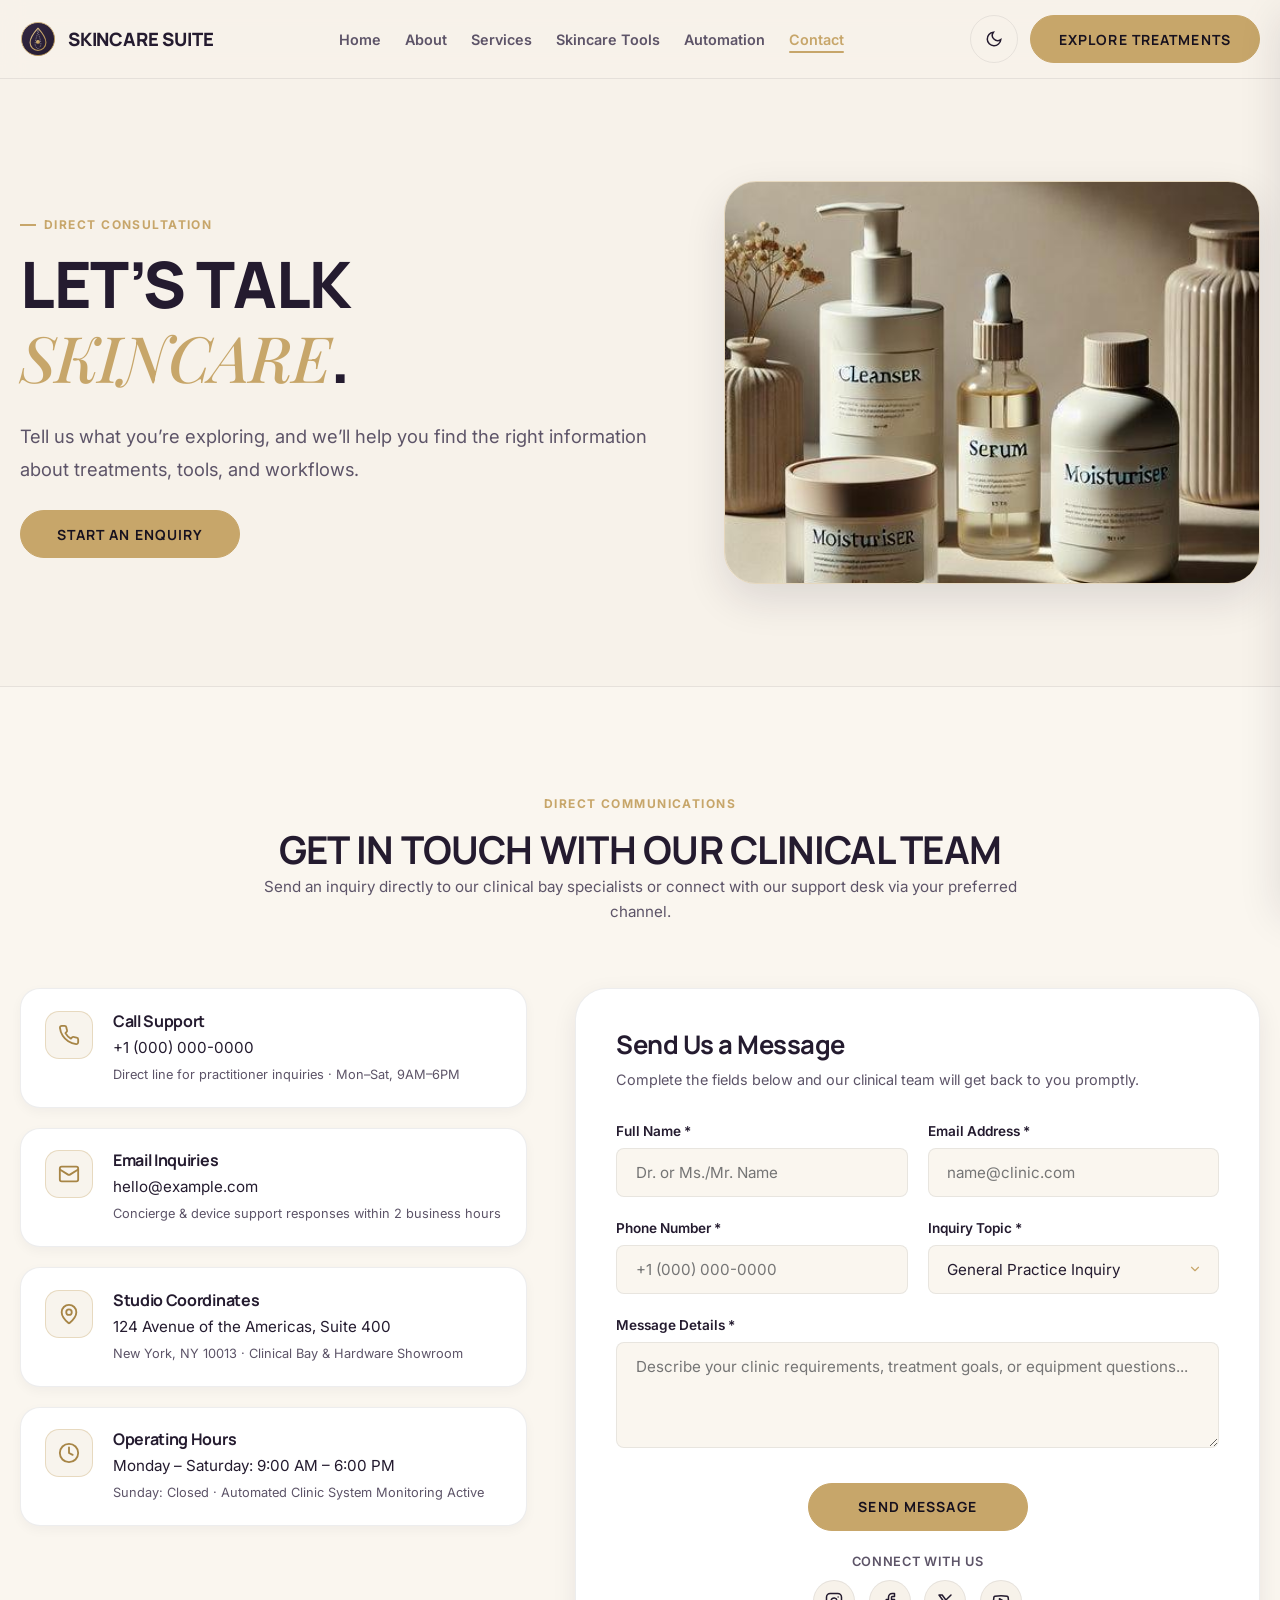
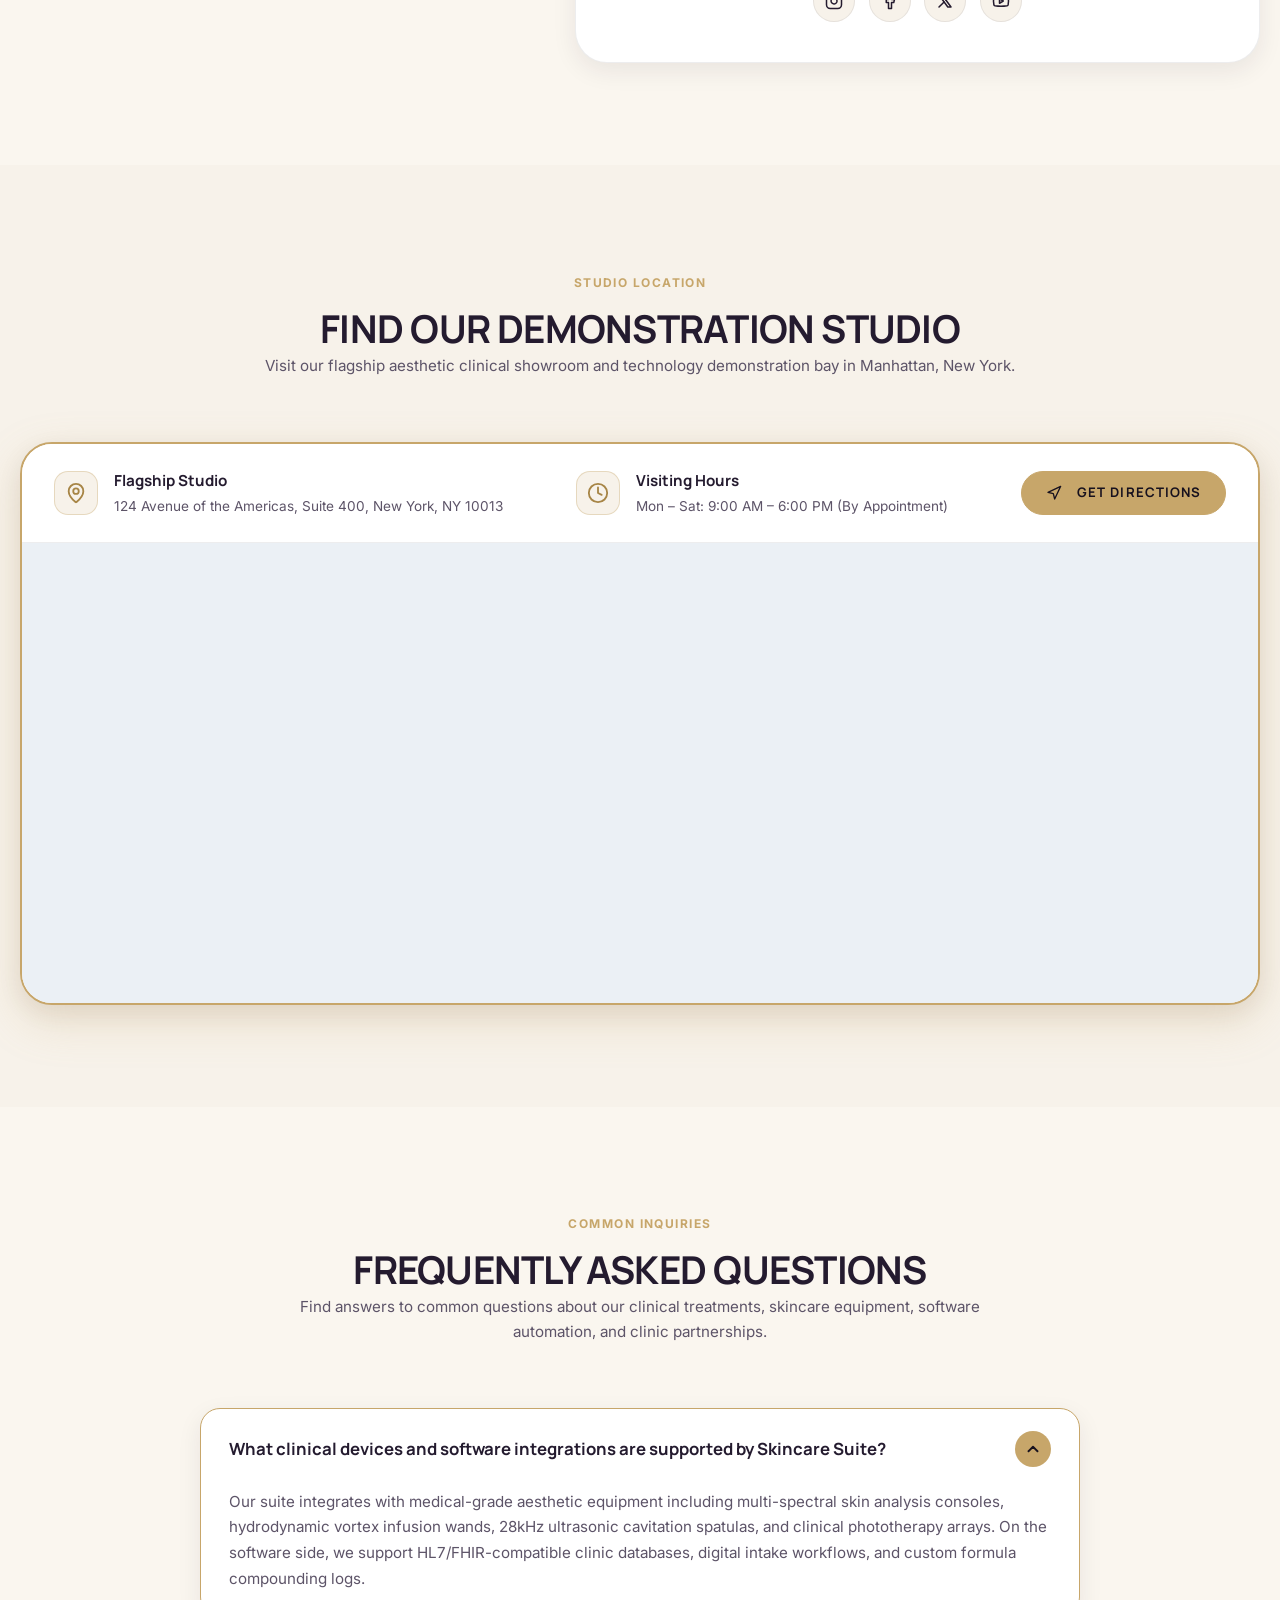
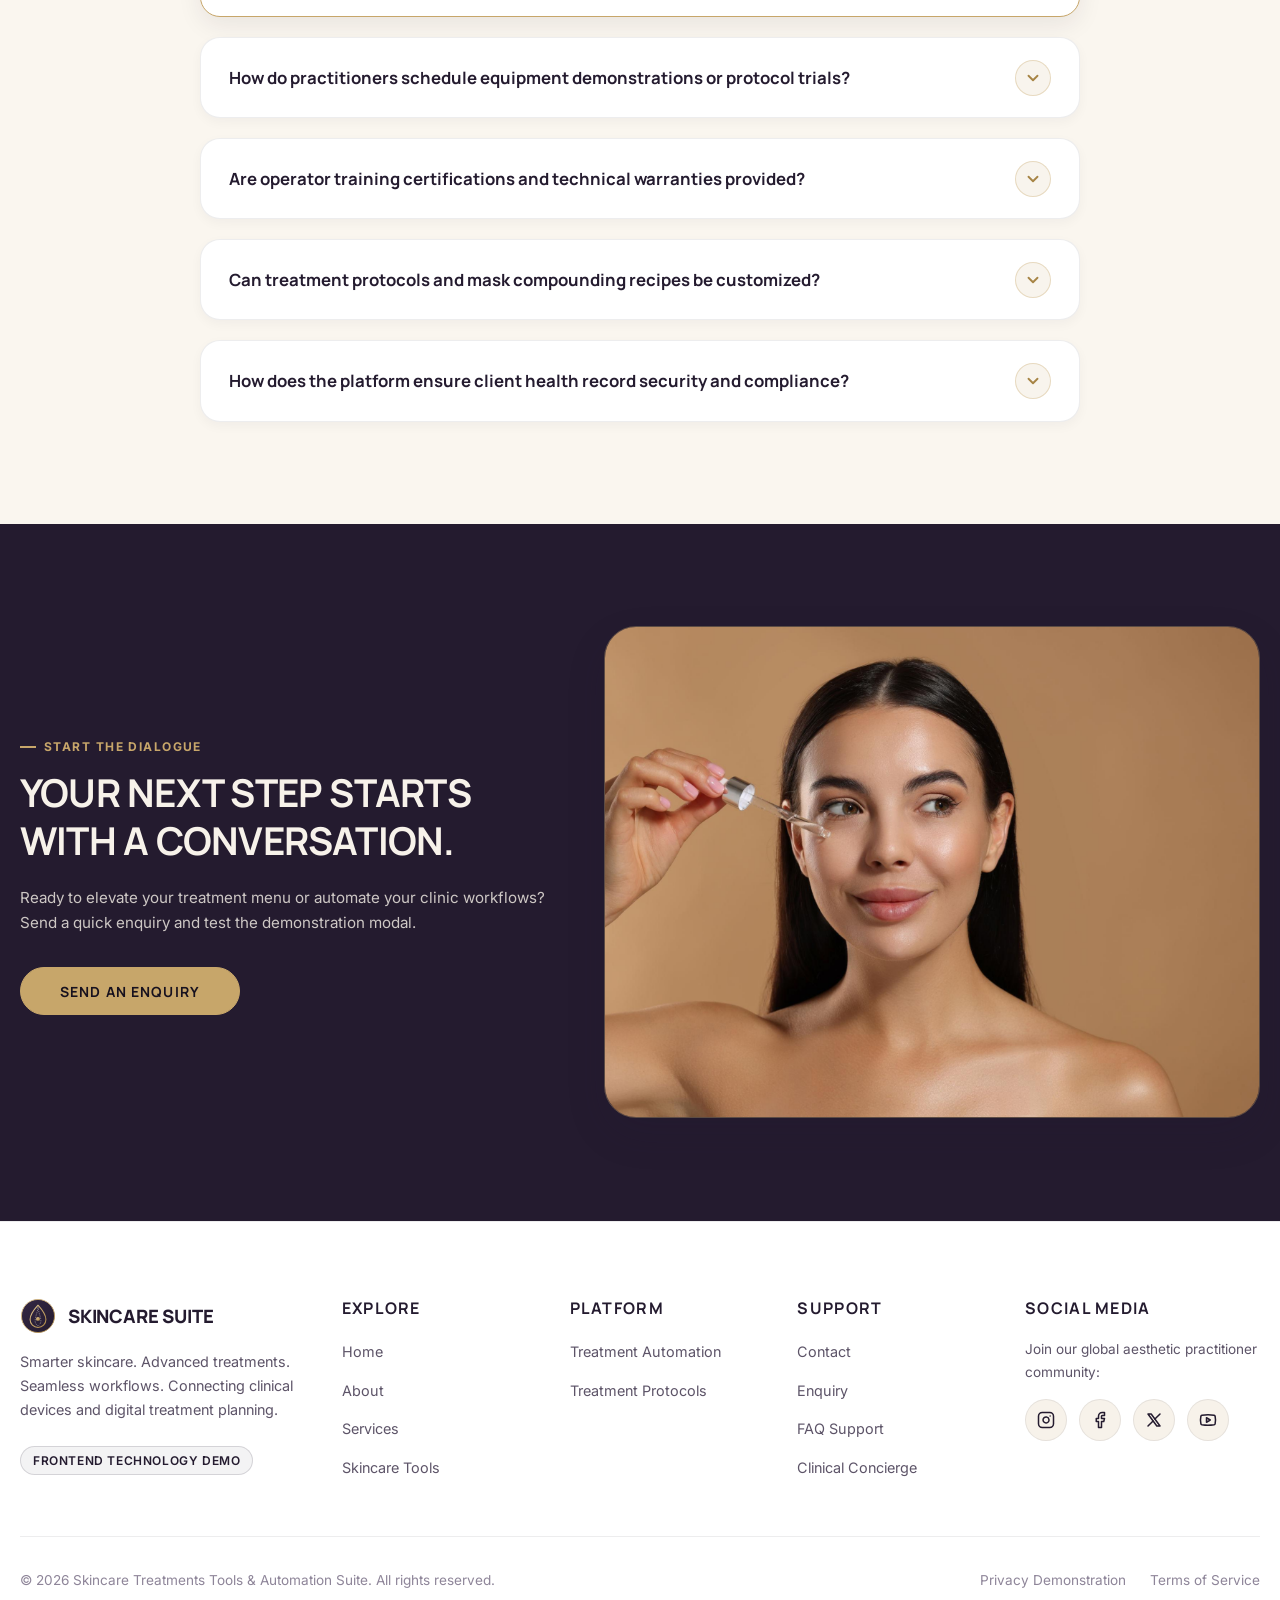
<file: skincare-suite/contact.html>
<!DOCTYPE html>
<html lang="en" dir="ltr" data-theme="light">
<head>
  <meta charset="UTF-8">
  <meta name="viewport" content="width=device-width, initial-scale=1.0">
  <title>Contact Skincare Suite | Aesthetic Inquiries & Consultation</title>
  <meta name="description" content="Get in touch with Skincare Suite for inquiries on facial treatment protocols, aesthetic clinic hardware, and practice automation tools.">
  <link rel="canonical" href="https://example.com/skincare-suite/contact.html">
  <meta property="og:title" content="Contact Skincare Suite">
  <meta property="og:description" content="Let's talk skincare. Tell us what you're exploring, and we'll help you find the right information.">
  <meta property="og:image" content="assets/images/image-3.png">
  <link rel="icon" type="image/svg+xml" href="assets/images/favicon.svg">
  <link rel="stylesheet" href="assets/css/style.css">
</head>
<body>

  <!-- GLOBAL STICKY HEADER -->
  <header class="site-header" id="siteHeader">
    <div class="container navbar">
      <a href="index.html" class="navbar-brand" aria-label="Skincare Suite Home">
        <img src="assets/images/logo.svg" alt="Skincare Suite Logo" class="brand-logo-svg" width="36" height="36">
        <span>Skincare Suite</span>
      </a>

      <nav aria-label="Main Navigation">
        <ul class="navbar-nav">
          <li><a href="index.html" class="nav-link">Home</a></li>
          <li><a href="about.html" class="nav-link">About</a></li>
          <li><a href="services.html" class="nav-link">Services</a></li>
          <li><a href="tools.html" class="nav-link">Skincare Tools</a></li>
          <li><a href="automation.html" class="nav-link">Automation</a></li>
          <li><a href="contact.html" class="nav-link active">Contact</a></li>
        </ul>
      </nav>

      <div class="navbar-actions">
        <button type="button" class="action-icon-btn js-theme-toggle" aria-label="Toggle light and dark mode">
          <span class="js-theme-icon">
            <svg width="18" height="18" viewBox="0 0 24 24" fill="none" stroke="currentColor" stroke-width="2"><path d="M21 12.79A9 9 0 1 1 11.21 3 7 7 0 0 0 21 12.79z"/></svg>
          </span>
        </button>

        <button type="button" class="btn btn-primary" data-open-enquiry data-enquiry-type="General Enquiry">
          Explore Treatments
        </button>

        <button type="button" class="hamburger-btn" aria-label="Toggle navigation menu" aria-expanded="false">
          <span class="hamburger-line"></span>
          <span class="hamburger-line"></span>
          <span class="hamburger-line"></span>
        </button>
      </div>
    </div>
  </header>

  <!-- MOBILE NAVIGATION DRAWER -->
  <div class="drawer-backdrop"></div>
  <aside class="mobile-drawer" aria-label="Mobile Navigation">
    <div class="drawer-header">
      <a href="index.html" class="navbar-brand">
        <img src="assets/images/logo.svg" alt="Skincare Suite Logo" class="brand-logo-svg" width="32" height="32">
        <span>Skincare Suite</span>
      </a>
      <button type="button" class="drawer-close-btn" aria-label="Close menu">&times;</button>
    </div>

    <ul class="drawer-nav">
      <li><a href="index.html" class="nav-link">Home</a></li>
      <li><a href="about.html" class="nav-link">About</a></li>
      <li><a href="services.html" class="nav-link">Services</a></li>
      <li><a href="tools.html" class="nav-link">Skincare Tools</a></li>
      <li><a href="automation.html" class="nav-link">Treatment Automation</a></li>
      <li><a href="contact.html" class="nav-link active">Contact</a></li>
    </ul>

    <div class="drawer-actions">
      <div class="drawer-controls-row">
        <button type="button" class="action-icon-btn js-theme-toggle" aria-label="Toggle theme">
          <span class="js-theme-icon">
            <svg width="18" height="18" viewBox="0 0 24 24" fill="none" stroke="currentColor" stroke-width="2"><path d="M21 12.79A9 9 0 1 1 11.21 3 7 7 0 0 0 21 12.79z"/></svg>
          </span>
        </button>
      </div>
      <button type="button" class="btn btn-primary" style="width: 100%;" data-open-enquiry data-enquiry-type="General Enquiry">
        Explore Treatments
      </button>
    </div>
  </aside>

  <!-- MAIN CONTENT: EXACTLY 4 CONTENT SECTIONS (Rule 19) -->
  <main id="mainContent">

    <!-- CONTACT — SECTION 01: HERO (Image: image-3.png) -->
    <!-- Opens popup modal, no huge embedded form on page (Rule 19) -->
    <section class="section-pad" id="contactHero" aria-labelledby="contactHeroTitle" style="border-bottom: 1px solid var(--border-subtle);">
      <div class="container grid-editorial">
        <div>
          <span class="eyebrow">Direct Consultation</span>
          <h1 id="contactHeroTitle" class="display-title">
            LET’S TALK <span class="editorial-title">SKINCARE</span>.
          </h1>
          <p style="margin-block: 1.5rem; font-size: 1.15rem; line-height: 1.8;">
            Tell us what you’re exploring, and we’ll help you find the right information about treatments, tools, and workflows.
          </p>
          <button type="button" class="btn btn-primary" data-open-enquiry data-enquiry-type="General Enquiry" style="min-width: 220px;">
            START AN ENQUIRY
          </button>
        </div>

        <div style="border-radius: var(--radius-xl); overflow: hidden; box-shadow: var(--shadow-lg); border: 1px solid var(--border-champagne); aspect-ratio: 4/3;">
          <img src="assets/images/image-3.png" alt="Ceramic cleanser, serum, and moisturizer bottles on minimalist surface" width="800" height="600" fetchpriority="high">
        </div>
      </div>
    </section>

    <!-- CONTACT — SECTION 02: DIRECT MESSAGE & CONTACT CHANNELS (Call, Email, Location & Hours Icons) -->
    <section class="section-pad" id="contactInfo" aria-labelledby="infoTitle" style="background-color: var(--bg-card-alt);">
      <span id="concierge"></span>
      <div class="container">
        <div class="section-header text-center">
          <span class="eyebrow">Direct Communications</span>
          <h2 id="infoTitle">GET IN TOUCH WITH OUR CLINICAL TEAM</h2>
          <p>Send an inquiry directly to our clinical bay specialists or connect with our support desk via your preferred channel.</p>
        </div>

        <div class="contact-section-grid">
          <!-- Left Column: Contact Channels with Call, Email, Location & Operating Hours Icons -->
          <div class="contact-info-panel">
            <!-- Channel 1: Call / Phone -->
            <div class="contact-channel-card">
              <div class="contact-channel-icon" aria-hidden="true">
                <svg width="22" height="22" viewBox="0 0 24 24" fill="none" stroke="currentColor" stroke-width="2" stroke-linecap="round" stroke-linejoin="round">
                  <path d="M22 16.92v3a2 2 0 0 1-2.18 2 19.79 19.79 0 0 1-8.63-3.07 19.5 19.5 0 0 1-6-6 19.79 19.79 0 0 1-3.07-8.67A2 2 0 0 1 4.11 2h3a2 2 0 0 1 2 1.72 12.84 12.84 0 0 0 .7 2.81 2 2 0 0 1-.45 2.11L8.09 9.91a16 16 0 0 0 6 6l1.27-1.27a2 2 0 0 1 2.11-.45 12.84 12.84 0 0 0 2.81.7A2 2 0 0 1 22 16.92z"/>
                </svg>
              </div>
              <div class="contact-channel-body">
                <h4>Call Support</h4>
                <p><a href="tel:+10000000000">+1 (000) 000-0000</a></p>
                <span class="channel-caption">Direct line for practitioner inquiries · Mon–Sat, 9AM–6PM</span>
              </div>
            </div>

            <!-- Channel 2: Email -->
            <div class="contact-channel-card">
              <div class="contact-channel-icon" aria-hidden="true">
                <svg width="22" height="22" viewBox="0 0 24 24" fill="none" stroke="currentColor" stroke-width="2" stroke-linecap="round" stroke-linejoin="round">
                  <rect width="20" height="16" x="2" y="4" rx="2"/>
                  <path d="m22 7-8.97 5.7a1.94 1.94 0 0 1-2.06 0L2 7"/>
                </svg>
              </div>
              <div class="contact-channel-body">
                <h4>Email Inquiries</h4>
                <p><a href="mailto:hello@example.com">hello@example.com</a></p>
                <span class="channel-caption">Concierge & device support responses within 2 business hours</span>
              </div>
            </div>

            <!-- Channel 3: Location / Studio -->
            <div class="contact-channel-card">
              <div class="contact-channel-icon" aria-hidden="true">
                <svg width="22" height="22" viewBox="0 0 24 24" fill="none" stroke="currentColor" stroke-width="2" stroke-linecap="round" stroke-linejoin="round">
                  <path d="M20 10c0 4.993-5.539 10.193-7.399 11.799a1 1 0 0 1-1.202 0C9.539 20.193 4 14.993 4 10a8 8 0 0 1 16 0"/>
                  <circle cx="12" cy="10" r="3"/>
                </svg>
              </div>
              <div class="contact-channel-body">
                <h4>Studio Coordinates</h4>
                <p>124 Avenue of the Americas, Suite 400</p>
                <span class="channel-caption">New York, NY 10013 · Clinical Bay & Hardware Showroom</span>
              </div>
            </div>

            <!-- Channel 4: Operating Hours -->
            <div class="contact-channel-card">
              <div class="contact-channel-icon" aria-hidden="true">
                <svg width="22" height="22" viewBox="0 0 24 24" fill="none" stroke="currentColor" stroke-width="2" stroke-linecap="round" stroke-linejoin="round">
                  <circle cx="12" cy="12" r="10"/>
                  <polyline points="12 6 12 12 16 14"/>
                </svg>
              </div>
              <div class="contact-channel-body">
                <h4>Operating Hours</h4>
                <p>Monday – Saturday: 9:00 AM – 6:00 PM</p>
                <span class="channel-caption">Sunday: Closed · Automated Clinic System Monitoring Active</span>
              </div>
            </div>
          </div>

          <!-- Right Column: Direct Message Form Card with Related Input Boxes & Aligned Button -->
          <div class="contact-form-card">
            <div class="contact-form-header">
              <h3>Send Us a Message</h3>
              <p>Complete the fields below and our clinical team will get back to you promptly.</p>
            </div>

            <div id="directContactSuccess" class="form-feedback is-success" style="display: none; padding: 1rem 1.25rem; border-radius: var(--radius-sm); background: rgba(39, 174, 96, 0.12); border: 1px solid rgba(39, 174, 96, 0.3); margin-bottom: 1.5rem; font-size: 0.9rem;">
              ✓ <strong>Thank you!</strong> Your message has been received. A clinical specialist will reach out to you within 2 business hours.
            </div>

            <form id="directContactForm" novalidate>
              <div class="contact-form-grid-2">
                <div class="form-group">
                  <label for="contactName" class="form-label">Full Name *</label>
                  <input type="text" id="contactName" name="name" class="form-control" placeholder="Dr. or Ms./Mr. Name" required>
                  <div class="form-feedback"></div>
                </div>

                <div class="form-group">
                  <label for="contactEmail" class="form-label">Email Address *</label>
                  <input type="email" id="contactEmail" name="email" class="form-control" placeholder="name@clinic.com" required>
                  <div class="form-feedback"></div>
                </div>
              </div>

              <div class="contact-form-grid-2">
                <div class="form-group">
                  <label for="contactPhone" class="form-label">Phone Number *</label>
                  <input type="tel" id="contactPhone" name="phone" class="form-control" placeholder="+1 (000) 000-0000" required>
                  <div class="form-feedback"></div>
                </div>

                <div class="form-group">
                  <label for="contactSubject" class="form-label">Inquiry Topic *</label>
                  <select id="contactSubject" name="subject" class="form-control form-select" required>
                    <option value="General Practice Inquiry">General Practice Inquiry</option>
                    <option value="Treatment Protocols">Treatment Protocols & Regimens</option>
                    <option value="Skincare Tools">Skincare Tools & Clinical Hardware</option>
                    <option value="Automation Integration">Studio Automation & Software Integration</option>
                    <option value="Technical Support">Technical Bay Support & Calibration</option>
                  </select>
                  <div class="form-feedback"></div>
                </div>
              </div>

              <div class="form-group">
                <label for="contactMessage" class="form-label">Message Details *</label>
                <textarea id="contactMessage" name="message" class="form-control" rows="4" placeholder="Describe your clinic requirements, treatment goals, or equipment questions..." required></textarea>
                <div class="form-feedback"></div>
              </div>

              <div style="margin-top: 1.75rem; display: flex; flex-direction: column; align-items: center; justify-content: center; gap: 1.25rem;">
                <button type="submit" class="btn btn-primary" id="directContactSubmitBtn" style="min-width: 220px; height: 48px;">
                  SEND MESSAGE
                </button>

                <div class="contact-form-social" style="display: flex; flex-direction: column; align-items: center; justify-content: center; gap: 0.5rem;">
                  <span style="font-size: 0.8rem; color: var(--text-muted); font-weight: 600; text-transform: uppercase; letter-spacing: 0.05em;">Connect With Us</span>
                  <div class="social-icons" style="margin-top: 0; justify-content: center; gap: 0.85rem;">
                    <a href="https://instagram.com" target="_blank" rel="noopener noreferrer" class="social-icon-btn" aria-label="Follow us on Instagram">
                      <svg width="18" height="18" viewBox="0 0 24 24" fill="none" stroke="currentColor" stroke-width="2" stroke-linecap="round" stroke-linejoin="round"><rect width="20" height="20" x="2" y="2" rx="5" ry="5"/><path d="M16 11.37A4 4 0 1 1 12.63 8 4 4 0 0 1 16 11.37z"/><line x1="17.5" x2="17.51" y1="6.5" y2="6.5"/></svg>
                    </a>
                    <a href="https://facebook.com" target="_blank" rel="noopener noreferrer" class="social-icon-btn" aria-label="Follow us on Facebook">
                      <svg width="18" height="18" viewBox="0 0 24 24" fill="none" stroke="currentColor" stroke-width="2" stroke-linecap="round" stroke-linejoin="round"><path d="M18 2h-3a5 5 0 0 0-5 5v3H7v4h3v8h4v-8h3l1-4h-4V7a1 1 0 0 1 1-1h3z"/></svg>
                    </a>
                    <a href="https://x.com" target="_blank" rel="noopener noreferrer" class="social-icon-btn" aria-label="Follow us on X">
                      <svg width="18" height="18" viewBox="0 0 24 24" fill="none" stroke="currentColor" stroke-width="2" stroke-linecap="round" stroke-linejoin="round"><path d="M4 4l11.733 16h4.267l-11.733 -16z"/><path d="M4 20l6.768 -6.768m2.46 -2.46l6.772 -6.772"/></svg>
                    </a>
                    <a href="https://youtube.com" target="_blank" rel="noopener noreferrer" class="social-icon-btn" aria-label="Follow us on YouTube">
                      <svg width="18" height="18" viewBox="0 0 24 24" fill="none" stroke="currentColor" stroke-width="2" stroke-linecap="round" stroke-linejoin="round"><path d="M2.5 17a24.12 24.12 0 0 1 0-10 2 2 0 0 1 1.4-1.4 49.56 49.56 0 0 1 16.2 0A2 2 0 0 1 21.5 7a24.12 24.12 0 0 1 0 10 2 2 0 0 1-1.4 1.4 49.55 49.55 0 0 1-16.2 0A2 2 0 0 1 2.5 17"/><polygon points="10 15 15 12 10 9 10 15"/></svg>
                    </a>
                  </div>
                </div>
              </div>
            </form>
          </div>
        </div>
      </div>
    </section>

    <!-- CONTACT — SECTION 03: BRIGHT INTERACTIVE STUDIO MAP SECTION -->
    <section class="section-pad" id="contactMap" aria-labelledby="mapTitle" style="background-color: var(--bg-main);">
      <div class="container">
        <div class="section-header text-center">
          <span class="eyebrow">Studio Location</span>
          <h2 id="mapTitle">FIND OUR DEMONSTRATION STUDIO</h2>
          <p>Visit our flagship aesthetic clinical showroom and technology demonstration bay in Manhattan, New York.</p>
        </div>

        <div class="map-wrapper-card">
          <!-- Top Info Bar with Bright Accents -->
          <div class="map-info-bar">
            <div class="map-info-item">
              <div class="map-info-icon" aria-hidden="true" style="display: flex; align-items: center; justify-content: center;">
                <svg width="22" height="22" viewBox="0 0 24 24" fill="none" stroke="currentColor" stroke-width="2" stroke-linecap="round" stroke-linejoin="round">
                  <path d="M20 10c0 4.993-5.539 10.193-7.399 11.799a1 1 0 0 1-1.202 0C9.539 20.193 4 14.993 4 10a8 8 0 0 1 16 0"/>
                  <circle cx="12" cy="10" r="3"/>
                </svg>
              </div>
              <div class="map-info-text">
                <strong>Flagship Studio</strong>
                <span>124 Avenue of the Americas, Suite 400, New York, NY 10013</span>
              </div>
            </div>

            <div class="map-info-item">
              <div class="map-info-icon" aria-hidden="true" style="display: flex; align-items: center; justify-content: center;">
                <svg width="22" height="22" viewBox="0 0 24 24" fill="none" stroke="currentColor" stroke-width="2" stroke-linecap="round" stroke-linejoin="round">
                  <circle cx="12" cy="12" r="10"/>
                  <polyline points="12 6 12 12 16 14"/>
                </svg>
              </div>
              <div class="map-info-text">
                <strong>Visiting Hours</strong>
                <span>Mon – Sat: 9:00 AM – 6:00 PM (By Appointment)</span>
              </div>
            </div>

            <a href="https://maps.google.com/?q=124+Avenue+of+the+Americas,+New+York,+NY+10013" target="_blank" rel="noopener noreferrer" class="btn btn-primary map-directions-btn">
              <svg width="16" height="16" viewBox="0 0 24 24" fill="none" stroke="currentColor" stroke-width="2" stroke-linecap="round" stroke-linejoin="round" style="margin-right: 6px;">
                <polygon points="3 11 22 2 13 21 11 13 3 11"/>
              </svg>
              GET DIRECTIONS
            </a>
          </div>

          <!-- Bright Colorful Interactive Map Embed -->
          <div class="map-frame-container">
            <iframe 
              title="Skincare Suite Demonstration Studio Location Map"
              src="https://maps.google.com/maps?q=124+Avenue+of+the+Americas,+New+York,+NY+10013&t=&z=15&ie=UTF8&iwloc=&output=embed"
              width="100%" 
              height="100%" 
              style="border: 0; display: block;" 
              allowfullscreen="" 
              loading="lazy" 
              referrerpolicy="no-referrer-when-downgrade">
            </iframe>
          </div>
        </div>
      </div>
    </section>

    <!-- CONTACT — SECTION 04: FREQUENTLY ASKED QUESTIONS (FAQ with 5 Questions & Down Arrows) -->
    <section class="section-pad" id="faq" aria-labelledby="faqTitle" style="background-color: var(--bg-card-alt);">
      <div class="container">
        <div class="section-header text-center">
          <span class="eyebrow">Common Inquiries</span>
          <h2 id="faqTitle">FREQUENTLY ASKED QUESTIONS</h2>
          <p>Find answers to common questions about our clinical treatments, skincare equipment, software automation, and clinic partnerships.</p>
        </div>

        <div class="faq-accordion">
          <!-- FAQ Item 1 -->
          <details class="faq-item" open>
            <summary class="faq-question">
              <span>What clinical devices and software integrations are supported by Skincare Suite?</span>
              <span class="faq-icon-box" aria-hidden="true">
                <svg width="18" height="18" viewBox="0 0 24 24" fill="none" stroke="currentColor" stroke-width="2.5" stroke-linecap="round" stroke-linejoin="round">
                  <polyline points="6 9 12 15 18 9"/>
                </svg>
              </span>
            </summary>
            <div class="faq-answer">
              <p>Our suite integrates with medical-grade aesthetic equipment including multi-spectral skin analysis consoles, hydrodynamic vortex infusion wands, 28kHz ultrasonic cavitation spatulas, and clinical phototherapy arrays. On the software side, we support HL7/FHIR-compatible clinic databases, digital intake workflows, and custom formula compounding logs.</p>
            </div>
          </details>

          <!-- FAQ Item 2 -->
          <details class="faq-item">
            <summary class="faq-question">
              <span>How do practitioners schedule equipment demonstrations or protocol trials?</span>
              <span class="faq-icon-box" aria-hidden="true">
                <svg width="18" height="18" viewBox="0 0 24 24" fill="none" stroke="currentColor" stroke-width="2.5" stroke-linecap="round" stroke-linejoin="round">
                  <polyline points="6 9 12 15 18 9"/>
                </svg>
              </span>
            </summary>
            <div class="faq-answer">
              <p>You can schedule a clinical demonstration directly using the inquiry form on this page or through our consultation modal. Our clinical coordinator will confirm date availability, equipment configuration, and specialized protocol needs within two business hours.</p>
            </div>
          </details>

          <!-- FAQ Item 3 -->
          <details class="faq-item">
            <summary class="faq-question">
              <span>Are operator training certifications and technical warranties provided?</span>
              <span class="faq-icon-box" aria-hidden="true">
                <svg width="18" height="18" viewBox="0 0 24 24" fill="none" stroke="currentColor" stroke-width="2.5" stroke-linecap="round" stroke-linejoin="round">
                  <polyline points="6 9 12 15 18 9"/>
                </svg>
              </span>
            </summary>
            <div class="faq-answer">
              <p>Yes. All clinical hardware deployments include hands-on aesthetic practitioner certification modules, safety compliance checklists, and a comprehensive 24-month manufacturer warranty covering sensor calibration, fluidic lines, and priority parts replacement.</p>
            </div>
          </details>

          <!-- FAQ Item 4 -->
          <details class="faq-item">
            <summary class="faq-question">
              <span>Can treatment protocols and mask compounding recipes be customized?</span>
              <span class="faq-icon-box" aria-hidden="true">
                <svg width="18" height="18" viewBox="0 0 24 24" fill="none" stroke="currentColor" stroke-width="2.5" stroke-linecap="round" stroke-linejoin="round">
                  <polyline points="6 9 12 15 18 9"/>
                </svg>
              </span>
            </summary>
            <div class="faq-answer">
              <p>Absolutely. The workflow builder allows clinic directors to formulate bespoke treatment sequences, adjust active botanical infusion ratios, set contraindication safeguards, and tailor post-procedure patient recovery guidelines to their practice standards.</p>
            </div>
          </details>

          <!-- FAQ Item 5 -->
          <details class="faq-item">
            <summary class="faq-question">
              <span>How does the platform ensure client health record security and compliance?</span>
              <span class="faq-icon-box" aria-hidden="true">
                <svg width="18" height="18" viewBox="0 0 24 24" fill="none" stroke="currentColor" stroke-width="2.5" stroke-linecap="round" stroke-linejoin="round">
                  <polyline points="6 9 12 15 18 9"/>
                </svg>
              </span>
            </summary>
            <div class="faq-answer">
              <p>All client photographic diagnostics, consent documentation, and consultation records are secured with 256-bit encryption in transit and at rest. The platform maintains rigorous HIPAA and GDPR compliance with role-based access control and detailed audit logs.</p>
            </div>
          </details>
        </div>
      </div>
    </section>

    <!-- CONTACT — SECTION 04: FINAL CTA (Image: image-42.png) -->
    <section class="section-pad section-dark" id="contactCta" aria-labelledby="conCtaTitle">
      <div class="container grid-editorial-reverse">
        <div>
          <span class="eyebrow">Start the Dialogue</span>
          <h2 id="conCtaTitle" style="color: var(--secondary-ivory); margin-bottom: 1.25rem;">
            YOUR NEXT STEP STARTS WITH A CONVERSATION.
          </h2>
          <p style="color: rgba(247, 242, 234, 0.8); margin-bottom: 2rem;">
            Ready to elevate your treatment menu or automate your clinic workflows? Send a quick enquiry and test the demonstration modal.
          </p>
          <button type="button" class="btn btn-primary" data-open-enquiry data-enquiry-type="General Enquiry" style="min-width: 220px;">
            SEND AN ENQUIRY
          </button>
        </div>

        <div style="border-radius: var(--radius-xl); overflow: hidden; border: 1px solid var(--border-champagne); box-shadow: var(--shadow-lg); aspect-ratio: 4/3;">
          <img src="assets/images/image-42.png" alt="Dropper serum precision facial application portrait" width="600" height="450" loading="lazy">
        </div>
      </div>
    </section>

  </main>

  <!-- GLOBAL FOOTER -->
  <footer class="site-footer">
    <div class="container">
      <div class="footer-grid">
        <div>
          <a href="index.html" class="navbar-brand" style="margin-bottom: 1rem;">
            <img src="assets/images/logo.svg" alt="Skincare Suite Logo" class="brand-logo-svg" width="32" height="32">
            <span>Skincare Suite</span>
          </a>
          <p style="margin-bottom: 1.5rem;">
            Smarter skincare. Advanced treatments. Seamless workflows. Connecting clinical devices and digital treatment planning.
          </p>
          <span class="badge">
            Frontend Technology Demo
          </span>
        </div>

        <div>
          <h4>Explore</h4>
          <ul class="footer-nav">
            <li><a href="index.html">Home</a></li>
            <li><a href="about.html">About</a></li>
            <li><a href="services.html">Services</a></li>
            <li><a href="tools.html">Skincare Tools</a></li>
          </ul>
        </div>

        <div>
          <h4>Platform</h4>
          <ul class="footer-nav">
            <li><a href="automation.html">Treatment Automation</a></li>
            <li><a href="services.html#treatmentCollection">Treatment Protocols</a></li>
          </ul>
        </div>

        <div>
          <h4>Support</h4>
          <ul class="footer-nav">
            <li><a href="contact.html">Contact</a></li>
            <li><a href="#" data-open-enquiry data-enquiry-type="General Enquiry">Enquiry</a></li>
            <li><a href="contact.html#faq">FAQ Support</a></li>
            <li><a href="contact.html#concierge">Clinical Concierge</a></li>
          </ul>
        </div>

        <div>
          <h4>Social Media</h4>
          <p style="font-size: 0.85rem; margin-bottom: 0.75rem;">Join our global aesthetic practitioner community:</p>
          <div class="social-icons">
            <a href="https://instagram.com" target="_blank" rel="noopener noreferrer" class="social-icon-btn" aria-label="Follow us on Instagram">
              <svg width="18" height="18" viewBox="0 0 24 24" fill="none" stroke="currentColor" stroke-width="2" stroke-linecap="round" stroke-linejoin="round"><rect width="20" height="20" x="2" y="2" rx="5" ry="5"/><path d="M16 11.37A4 4 0 1 1 12.63 8 4 4 0 0 1 16 11.37z"/><line x1="17.5" x2="17.51" y1="6.5" y2="6.5"/></svg>
            </a>
            <a href="https://facebook.com" target="_blank" rel="noopener noreferrer" class="social-icon-btn" aria-label="Follow us on Facebook">
              <svg width="18" height="18" viewBox="0 0 24 24" fill="none" stroke="currentColor" stroke-width="2" stroke-linecap="round" stroke-linejoin="round"><path d="M18 2h-3a5 5 0 0 0-5 5v3H7v4h3v8h4v-8h3l1-4h-4V7a1 1 0 0 1 1-1h3z"/></svg>
            </a>
            <a href="https://x.com" target="_blank" rel="noopener noreferrer" class="social-icon-btn" aria-label="Follow us on X">
              <svg width="18" height="18" viewBox="0 0 24 24" fill="none" stroke="currentColor" stroke-width="2" stroke-linecap="round" stroke-linejoin="round"><path d="M4 4l11.733 16h4.267l-11.733 -16z"/><path d="M4 20l6.768 -6.768m2.46 -2.46l6.772 -6.772"/></svg>
            </a>
            <a href="https://youtube.com" target="_blank" rel="noopener noreferrer" class="social-icon-btn" aria-label="Follow us on YouTube">
              <svg width="18" height="18" viewBox="0 0 24 24" fill="none" stroke="currentColor" stroke-width="2" stroke-linecap="round" stroke-linejoin="round"><path d="M2.5 17a24.12 24.12 0 0 1 0-10 2 2 0 0 1 1.4-1.4 49.56 49.56 0 0 1 16.2 0A2 2 0 0 1 21.5 7a24.12 24.12 0 0 1 0 10 2 2 0 0 1-1.4 1.4 49.55 49.55 0 0 1-16.2 0A2 2 0 0 1 2.5 17"/><polygon points="10 15 15 12 10 9 10 15"/></svg>
            </a>
          </div>
        </div>
      </div>

      <div class="footer-bottom">
        <div>© 2026 Skincare Treatments Tools & Automation Suite. All rights reserved.</div>
        <div style="display: flex; gap: 1.5rem;">
          <a href="contact.html">Privacy Demonstration</a>
          <a href="contact.html">Terms of Service</a>
        </div>
      </div>
    </div>
  </footer>

  <!-- SHARED ENQUIRY & SEARCH MODALS -->
  <div class="modal-overlay" id="enquiryModal" role="dialog" aria-modal="true" aria-labelledby="modalTitle">
    <div class="modal-container">
      <div class="modal-header">
        <h3 id="modalTitle">LET’S TALK SKINCARE.</h3>
        <button type="button" class="modal-close-btn" aria-label="Close modal">&times;</button>
      </div>
      <div class="modal-body">
        <form id="enquiryForm" novalidate>
          <div class="form-group">
            <label for="enquiryName" class="form-label">Full Name *</label>
            <input type="text" id="enquiryName" class="form-control" placeholder="Dr. or Ms./Mr. Full Name" required>
            <div class="form-feedback"></div>
          </div>
          <div class="modal-form-grid-2">
            <div class="form-group">
              <label for="enquiryEmail" class="form-label">Email Address *</label>
              <input type="email" id="enquiryEmail" class="form-control" placeholder="hello@example.com" required>
              <div class="form-feedback"></div>
            </div>
            <div class="form-group">
              <label for="enquiryPhone" class="form-label">Phone (Optional)</label>
              <input type="tel" id="enquiryPhone" class="form-control" placeholder="+1 (000) 000-0000">
              <div class="form-feedback"></div>
            </div>
          </div>
          <div class="modal-form-grid-2">
            <div class="form-group">
              <label for="enquiryType" class="form-label">Enquiry Type *</label>
              <select id="enquiryType" class="form-control form-select" required>
                <option value="General Enquiry">General Enquiry</option>
                <option value="Treatment Information">Treatment Information</option>
                <option value="Skincare Tools">Skincare Tools</option>
                <option value="Automation Features">Automation Features</option>
                <option value="Appointment Workflow">Appointment Workflow</option>
                <option value="Technical Support">Technical Support</option>
              </select>
            </div>
            <div class="form-group">
              <label for="enquiryItem" class="form-label">Treatment or Tool Focus</label>
              <input type="text" id="enquiryItem" class="form-control" placeholder="Selected service or device">
            </div>
          </div>
          <div class="form-group">
            <label for="enquiryDate" class="form-label">Preferred Demo Date (Optional)</label>
            <input type="date" id="enquiryDate" class="form-control">
          </div>
          <div class="form-group">
            <label for="enquiryMessage" class="form-label">Message *</label>
            <textarea id="enquiryMessage" class="form-control" rows="4" placeholder="Tell us about your skincare treatment goals or studio workflow needs..." required></textarea>
            <div class="form-feedback"></div>
          </div>
          <div class="modal-footer" style="padding-inline: 0; padding-bottom: 0;">
            <button type="button" class="btn btn-secondary js-modal-cancel">CANCEL</button>
            <button type="submit" class="btn btn-primary">SEND ENQUIRY</button>
          </div>
        </form>

        <div class="modal-success-state">
          <div class="modal-success-icon">✓</div>
          <h3 style="margin-bottom: 0.75rem;">ENQUIRY PREPARED SUCCESSFULLY</h3>
          <p style="margin-bottom: 1.5rem;">
            Thank you. Your enquiry has been prepared in this frontend demonstration.
          </p>
          <button type="button" class="btn btn-primary js-modal-success-dismiss">Done</button>
        </div>
      </div>
    </div>
  </div>

  <div class="modal-overlay" id="searchModal" role="dialog" aria-modal="true" aria-labelledby="searchModalTitle">
    <div class="modal-container search-modal-container">
      <div class="modal-header">
        <h3 id="searchModalTitle">Search Skincare Suite</h3>
        <button type="button" class="modal-close-btn" aria-label="Close search">&times;</button>
      </div>
      <div class="modal-body">
        <div class="search-input-wrapper">
          <span class="search-icon-inside">
            <svg width="20" height="20" viewBox="0 0 24 24" fill="none" stroke="currentColor" stroke-width="2"><circle cx="11" cy="11" r="8"/><line x1="21" y1="21" x2="16.65" y2="16.65"/></svg>
          </span>
          <input type="text" id="globalSearchInput" class="search-input" placeholder="Search treatments, tools, workflows, or pages...">
        </div>
        <div class="search-results-list" id="searchResultsList"></div>
      </div>
    </div>
  </div>

  <!-- Drop to Top / Scroll to Top Button -->
  <button type="button" class="scroll-to-top-btn js-scroll-to-top" id="scrollToTopBtn" aria-label="Drop to top" title="Drop to top">
    <svg width="20" height="20" viewBox="0 0 24 24" fill="none" stroke="currentColor" stroke-width="2.5" stroke-linecap="round" stroke-linejoin="round">
      <path d="M18 15l-6-6-6 6"/>
    </svg>
  </button>

  <script src="assets/js/main.js"></script>
</body>
</html>
</file>
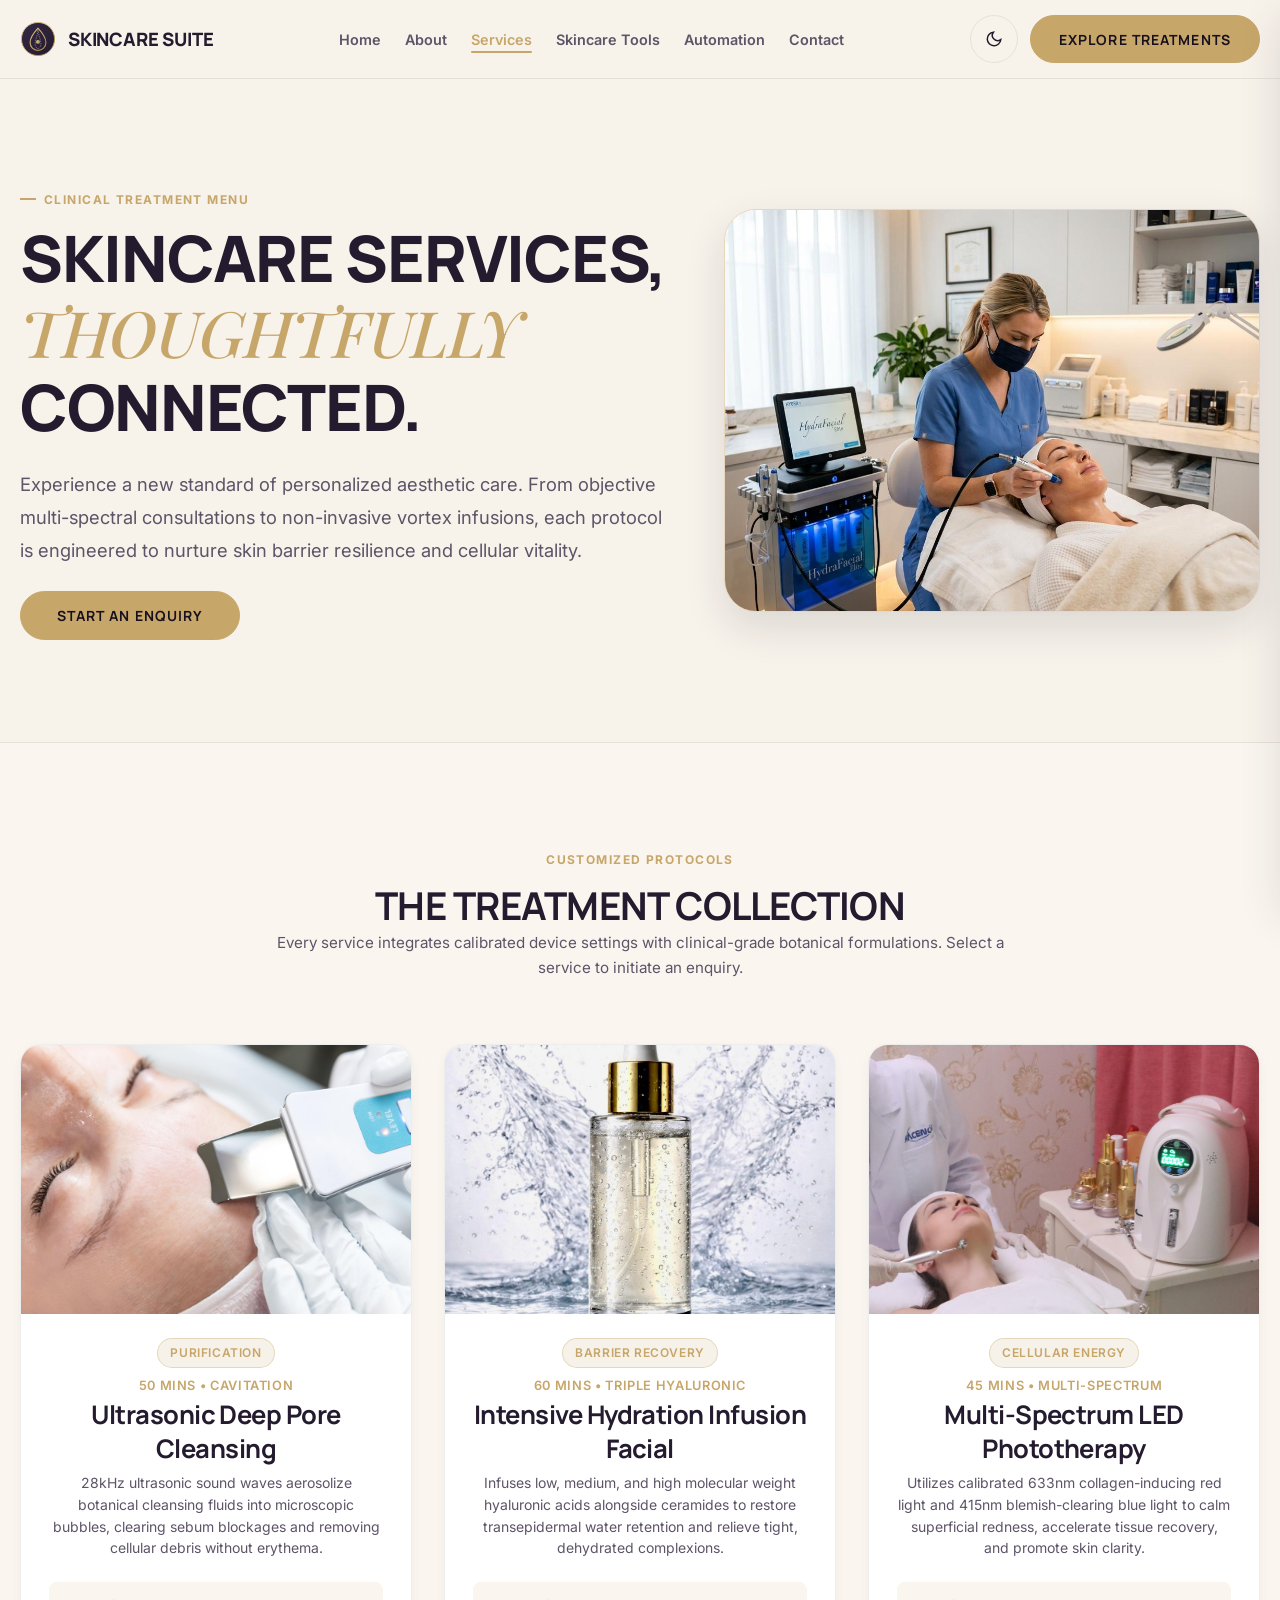
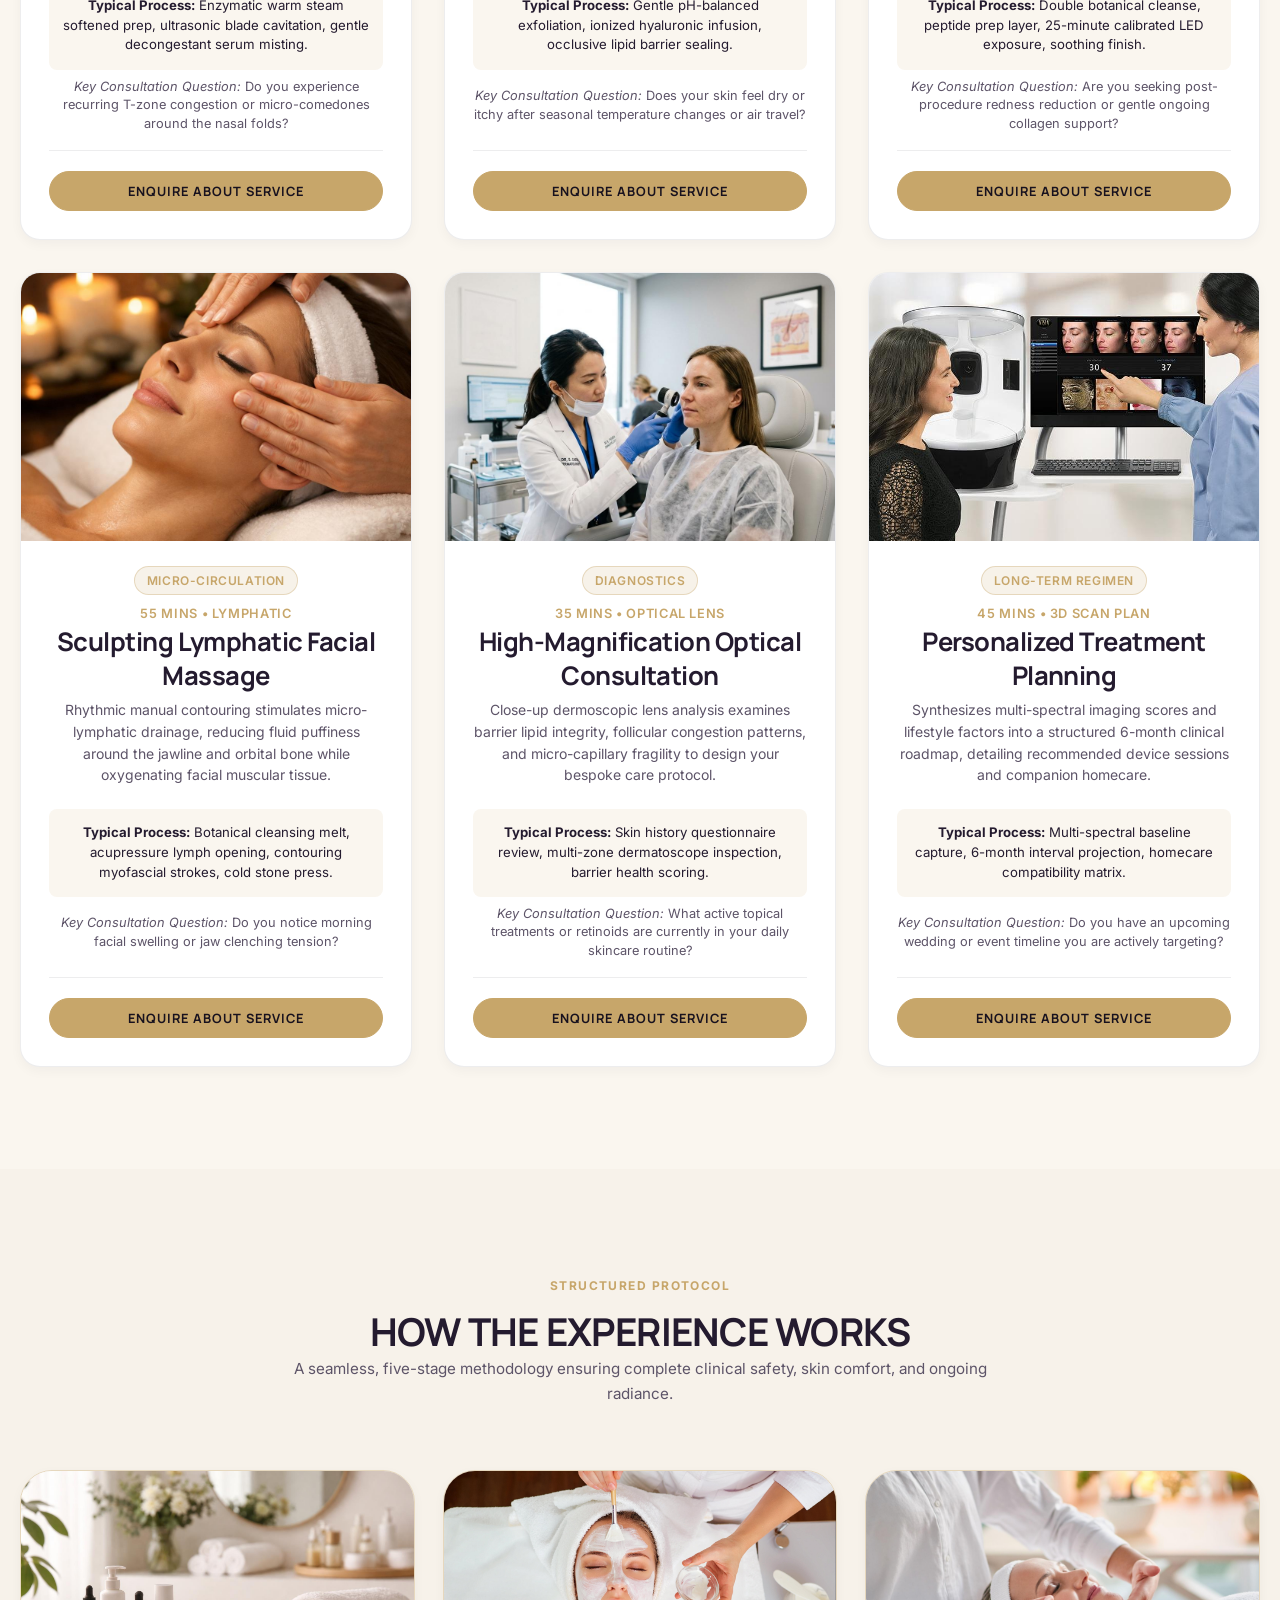
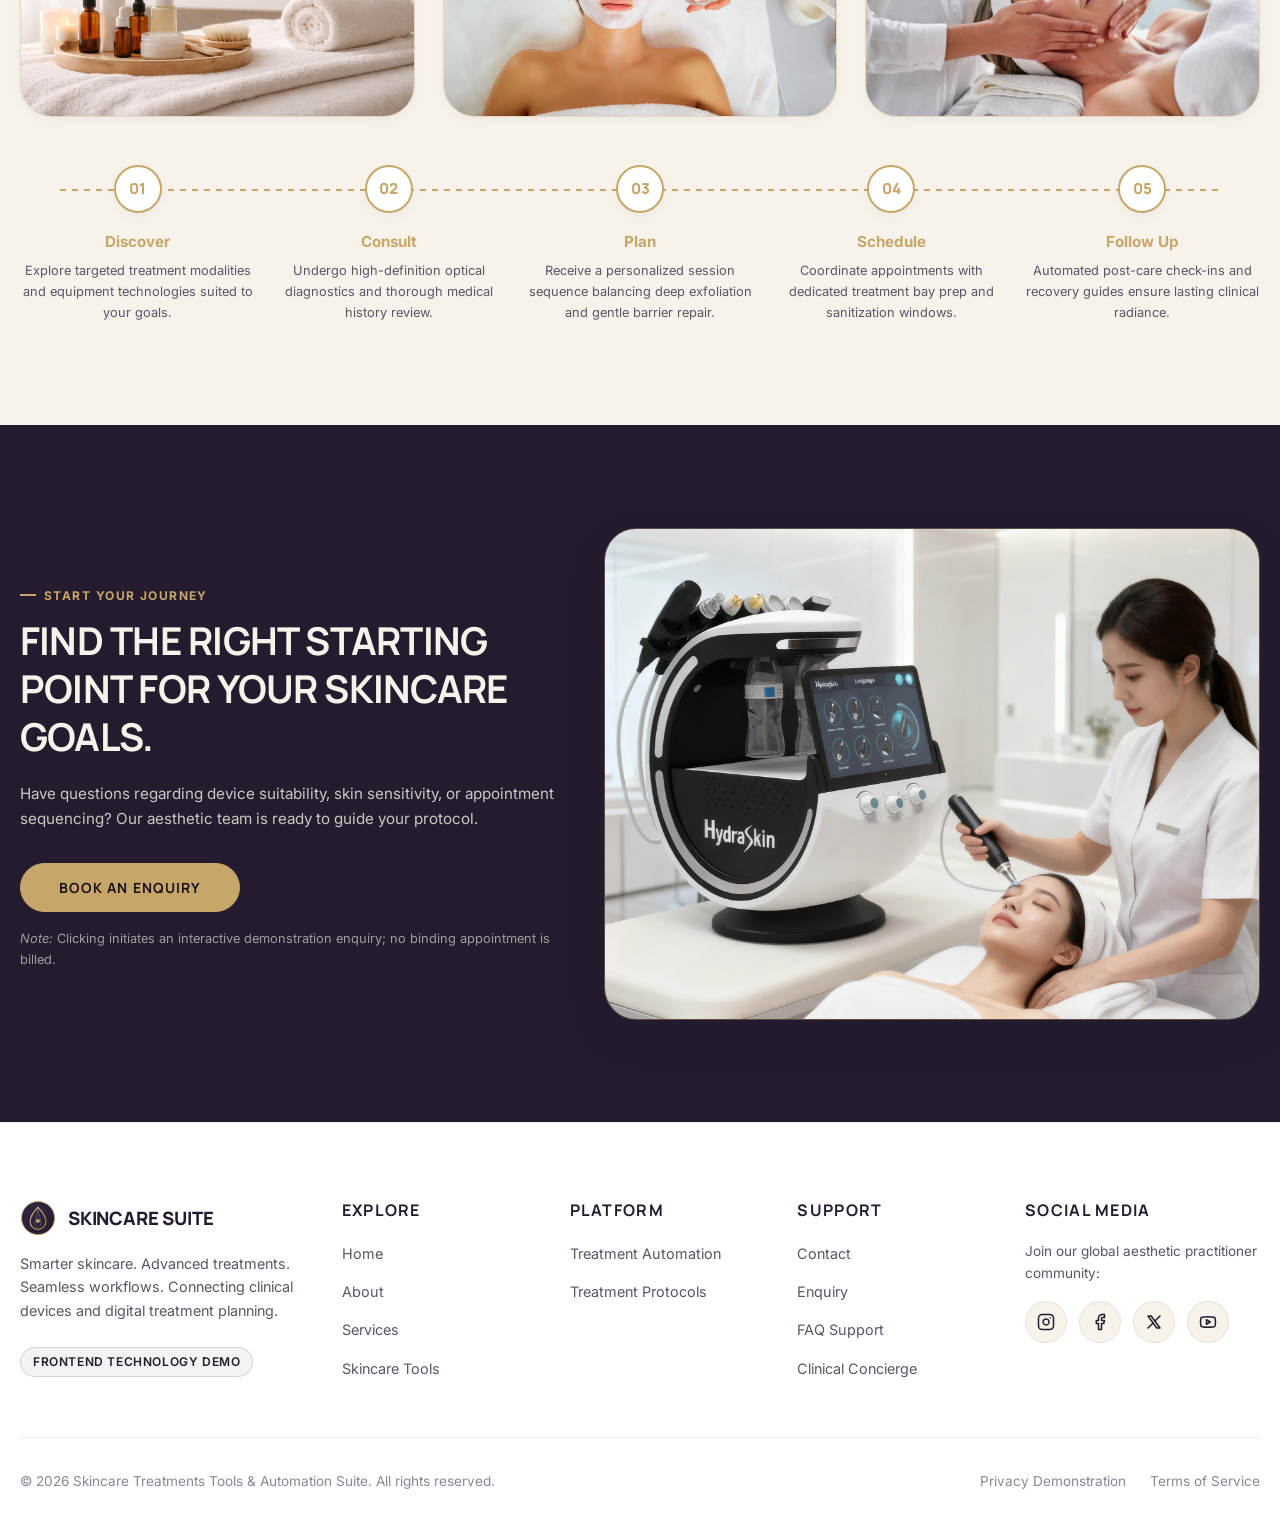
<file: skincare-suite/services.html>
<!DOCTYPE html>
<html lang="en" dir="ltr" data-theme="light">
<head>
  <meta charset="UTF-8">
  <meta name="viewport" content="width=device-width, initial-scale=1.0">
  <title>Professional Skincare Treatments & Services | Skincare Suite</title>
  <meta name="description" content="Explore professional skincare treatments, including deep cleansing, hydration facials, LED phototherapy, and personalized treatment planning.">
  <link rel="canonical" href="https://example.com/skincare-suite/services.html">
  <meta property="og:title" content="Professional Skincare Treatments & Services">
  <meta property="og:description" content="Skincare services, thoughtfully connected. Clinical protocols and consultation-first care.">
  <meta property="og:image" content="assets/images/image-39.png">
  <link rel="icon" type="image/svg+xml" href="assets/images/favicon.svg">
  <link rel="stylesheet" href="assets/css/style.css">
</head>
<body>

  <!-- GLOBAL STICKY HEADER -->
  <header class="site-header" id="siteHeader">
    <div class="container navbar">
      <a href="index.html" class="navbar-brand" aria-label="Skincare Suite Home">
        <img src="assets/images/logo.svg" alt="Skincare Suite Logo" class="brand-logo-svg" width="36" height="36">
        <span>Skincare Suite</span>
      </a>

      <nav aria-label="Main Navigation">
        <ul class="navbar-nav">
          <li><a href="index.html" class="nav-link">Home</a></li>
          <li><a href="about.html" class="nav-link">About</a></li>
          <li><a href="services.html" class="nav-link active">Services</a></li>
          <li><a href="tools.html" class="nav-link">Skincare Tools</a></li>
          <li><a href="automation.html" class="nav-link">Automation</a></li>
          <li><a href="contact.html" class="nav-link">Contact</a></li>
        </ul>
      </nav>

      <div class="navbar-actions">
        <button type="button" class="action-icon-btn js-theme-toggle" aria-label="Toggle light and dark mode">
          <span class="js-theme-icon">
            <svg width="18" height="18" viewBox="0 0 24 24" fill="none" stroke="currentColor" stroke-width="2"><path d="M21 12.79A9 9 0 1 1 11.21 3 7 7 0 0 0 21 12.79z"/></svg>
          </span>
        </button>

        <button type="button" class="btn btn-primary" data-open-enquiry data-enquiry-type="Treatment Information">
          Explore Treatments
        </button>

        <button type="button" class="hamburger-btn" aria-label="Toggle navigation menu" aria-expanded="false">
          <span class="hamburger-line"></span>
          <span class="hamburger-line"></span>
          <span class="hamburger-line"></span>
        </button>
      </div>
    </div>
  </header>

  <!-- MOBILE NAVIGATION DRAWER -->
  <div class="drawer-backdrop"></div>
  <aside class="mobile-drawer" aria-label="Mobile Navigation">
    <div class="drawer-header">
      <a href="index.html" class="navbar-brand">
        <img src="assets/images/logo.svg" alt="Skincare Suite Logo" class="brand-logo-svg" width="32" height="32">
        <span>Skincare Suite</span>
      </a>
      <button type="button" class="drawer-close-btn" aria-label="Close menu">&times;</button>
    </div>

    <ul class="drawer-nav">
      <li><a href="index.html" class="nav-link">Home</a></li>
      <li><a href="about.html" class="nav-link">About</a></li>
      <li><a href="services.html" class="nav-link active">Services</a></li>
      <li><a href="tools.html" class="nav-link">Skincare Tools</a></li>
      <li><a href="automation.html" class="nav-link">Treatment Automation</a></li>
      <li><a href="contact.html" class="nav-link">Contact</a></li>
    </ul>

    <div class="drawer-actions">
      <div class="drawer-controls-row">
        <button type="button" class="action-icon-btn js-theme-toggle" aria-label="Toggle theme">
          <span class="js-theme-icon">
            <svg width="18" height="18" viewBox="0 0 24 24" fill="none" stroke="currentColor" stroke-width="2"><path d="M21 12.79A9 9 0 1 1 11.21 3 7 7 0 0 0 21 12.79z"/></svg>
          </span>
        </button>
      </div>
      <button type="button" class="btn btn-primary" style="width: 100%;" data-open-enquiry data-enquiry-type="Treatment Information">
        Explore Treatments
      </button>
    </div>
  </aside>

  <!-- MAIN CONTENT: EXACTLY 4 CONTENT SECTIONS (Rule 18) -->
  <main id="mainContent">

    <!-- SERVICES — SECTION 01: HERO (Image: image-39.png) -->
    <section class="section-pad" id="servicesHero" aria-labelledby="servicesHeroTitle" style="border-bottom: 1px solid var(--border-subtle);">
      <div class="container grid-editorial">
        <div>
          <span class="eyebrow">Clinical Treatment Menu</span>
          <h1 id="servicesHeroTitle" class="display-title">
            SKINCARE SERVICES, <span class="editorial-title">THOUGHTFULLY</span> CONNECTED.
          </h1>
          <p style="margin-block: 1.5rem; font-size: 1.15rem; line-height: 1.8;">
            Experience a new standard of personalized aesthetic care. From objective multi-spectral consultations to non-invasive vortex infusions, each protocol is engineered to nurture skin barrier resilience and cellular vitality.
          </p>
          <button type="button" class="btn btn-primary" data-open-enquiry data-enquiry-type="Treatment Information" style="min-width: 220px;">
            START AN ENQUIRY
          </button>
        </div>

        <div style="border-radius: var(--radius-xl); overflow: hidden; box-shadow: var(--shadow-lg); border: 1px solid var(--border-champagne); aspect-ratio: 4/3;">
          <img src="assets/images/image-39.png" alt="Aesthetician performing HydraFacial vortex treatment in modern clinical bay" width="800" height="600" fetchpriority="high">
        </div>
      </div>
    </section>

    <!-- SERVICES — SECTION 02: TREATMENT COLLECTION (Images: image-50.png, image-28.png, image-53.png, image-14.png, image-23.png, image-45.png) -->
    <!-- 6 services: Deep Cleansing, Hydration Facial, LED Light Therapy, Facial Massage, Skin Consultation, Personalized Treatment Planning -->
    <section class="section-pad" id="treatmentCollection" aria-labelledby="collectionTitle" style="background-color: var(--bg-card-alt);">
      <div class="container">
        <div class="section-header text-center">
          <span class="eyebrow">Customized Protocols</span>
          <h2 id="collectionTitle">THE TREATMENT COLLECTION</h2>
          <p>Every service integrates calibrated device settings with clinical-grade botanical formulations. Select a service to initiate an enquiry.</p>
        </div>

        <div class="grid-3-cols">
          <!-- Service 1: Deep Cleansing (image-50.png) -->
          <article class="premium-card">
            <div class="card-media">
              <img src="assets/images/image-50.png" alt="Ultrasonic skin scrubber performing deep pore cavitation peeling" width="600" height="420" loading="lazy">
            </div>
            <div class="card-body">
              <div class="card-meta">
                <span class="badge">Purification</span>
                <span>50 Mins • Cavitation</span>
              </div>
              <h3>Ultrasonic Deep Pore Cleansing</h3>
              <p>28kHz ultrasonic sound waves aerosolize botanical cleansing fluids into microscopic bubbles, clearing sebum blockages and removing cellular debris without erythema.</p>
              
              <div class="card-process-box">
                <span><strong>Typical Process:</strong> Enzymatic warm steam softened prep, ultrasonic blade cavitation, gentle decongestant serum misting.</span>
              </div>
              <div class="card-question-box">
                <span><em>Key Consultation Question:</em> Do you experience recurring T-zone congestion or micro-comedones around the nasal folds?</span>
              </div>

              <div class="card-footer">
                <button type="button" class="btn btn-primary" style="min-height: 40px; padding: 0.5rem 1.25rem; font-size: 0.8rem; width: 100%;"
                        data-open-enquiry data-enquiry-type="Treatment Information" data-enquiry-item="Ultrasonic Deep Pore Cleansing">
                  ENQUIRE ABOUT SERVICE
                </button>
              </div>
            </div>
          </article>

          <!-- Service 2: Hydration Facial (image-28.png) -->
          <article class="premium-card">
            <div class="card-media">
              <img src="assets/images/image-28.png" alt="Hyaluronic acid splash formulation reflecting multi-molecular hydration" width="600" height="420" loading="lazy">
            </div>
            <div class="card-body">
              <div class="card-meta">
                <span class="badge">Barrier Recovery</span>
                <span>60 Mins • Triple Hyaluronic</span>
              </div>
              <h3>Intensive Hydration Infusion Facial</h3>
              <p>Infuses low, medium, and high molecular weight hyaluronic acids alongside ceramides to restore transepidermal water retention and relieve tight, dehydrated complexions.</p>
              
              <div class="card-process-box">
                <span><strong>Typical Process:</strong> Gentle pH-balanced exfoliation, ionized hyaluronic infusion, occlusive lipid barrier sealing.</span>
              </div>
              <div class="card-question-box">
                <span><em>Key Consultation Question:</em> Does your skin feel dry or itchy after seasonal temperature changes or air travel?</span>
              </div>

              <div class="card-footer">
                <button type="button" class="btn btn-primary" style="min-height: 40px; padding: 0.5rem 1.25rem; font-size: 0.8rem; width: 100%;"
                        data-open-enquiry data-enquiry-type="Treatment Information" data-enquiry-item="Intensive Hydration Infusion Facial">
                  ENQUIRE ABOUT SERVICE
                </button>
              </div>
            </div>
          </article>

          <!-- Service 3: LED Light Therapy (image-53.png) -->
          <article class="premium-card">
            <div class="card-media">
              <img src="assets/images/image-53.png" alt="Oxygen dome therapy and RF facial contouring in aesthetic clinic" width="600" height="420" loading="lazy">
            </div>
            <div class="card-body">
              <div class="card-meta">
                <span class="badge">Cellular Energy</span>
                <span>45 Mins • Multi-Spectrum</span>
              </div>
              <h3>Multi-Spectrum LED Phototherapy</h3>
              <p>Utilizes calibrated 633nm collagen-inducing red light and 415nm blemish-clearing blue light to calm superficial redness, accelerate tissue recovery, and promote skin clarity.</p>
              
              <div class="card-process-box">
                <span><strong>Typical Process:</strong> Double botanical cleanse, peptide prep layer, 25-minute calibrated LED exposure, soothing finish.</span>
              </div>
              <div class="card-question-box">
                <span><em>Key Consultation Question:</em> Are you seeking post-procedure redness reduction or gentle ongoing collagen support?</span>
              </div>

              <div class="card-footer">
                <button type="button" class="btn btn-primary" style="min-height: 40px; padding: 0.5rem 1.25rem; font-size: 0.8rem; width: 100%;"
                        data-open-enquiry data-enquiry-type="Treatment Information" data-enquiry-item="Multi-Spectrum LED Phototherapy">
                  ENQUIRE ABOUT SERVICE
                </button>
              </div>
            </div>
          </article>

          <!-- Service 4: Facial Massage (image-14.png) -->
          <article class="premium-card">
            <div class="card-media">
              <img src="assets/images/image-14.png" alt="Spa facial massage in serene candlelit treatment suite" width="600" height="420" loading="lazy">
            </div>
            <div class="card-body">
              <div class="card-meta">
                <span class="badge">Micro-Circulation</span>
                <span>55 Mins • Lymphatic</span>
              </div>
              <h3>Sculpting Lymphatic Facial Massage</h3>
              <p>Rhythmic manual contouring stimulates micro-lymphatic drainage, reducing fluid puffiness around the jawline and orbital bone while oxygenating facial muscular tissue.</p>
              
              <div class="card-process-box">
                <span><strong>Typical Process:</strong> Botanical cleansing melt, acupressure lymph opening, contouring myofascial strokes, cold stone press.</span>
              </div>
              <div class="card-question-box">
                <span><em>Key Consultation Question:</em> Do you notice morning facial swelling or jaw clenching tension?</span>
              </div>

              <div class="card-footer">
                <button type="button" class="btn btn-primary" style="min-height: 40px; padding: 0.5rem 1.25rem; font-size: 0.8rem; width: 100%;"
                        data-open-enquiry data-enquiry-type="Treatment Information" data-enquiry-item="Sculpting Lymphatic Facial Massage">
                  ENQUIRE ABOUT SERVICE
                </button>
              </div>
            </div>
          </article>

          <!-- Service 5: Skin Consultation (image-23.png) -->
          <article class="premium-card">
            <div class="card-media">
              <img src="assets/images/image-23.png" alt="Clinician conducting dermatoscope skin consultation analysis" width="600" height="420" loading="lazy">
            </div>
            <div class="card-body">
              <div class="card-meta">
                <span class="badge">Diagnostics</span>
                <span>35 Mins • Optical Lens</span>
              </div>
              <h3>High-Magnification Optical Consultation</h3>
              <p>Close-up dermoscopic lens analysis examines barrier lipid integrity, follicular congestion patterns, and micro-capillary fragility to design your bespoke care protocol.</p>
              
              <div class="card-process-box">
                <span><strong>Typical Process:</strong> Skin history questionnaire review, multi-zone dermatoscope inspection, barrier health scoring.</span>
              </div>
              <div class="card-question-box">
                <span><em>Key Consultation Question:</em> What active topical treatments or retinoids are currently in your daily skincare routine?</span>
              </div>

              <div class="card-footer">
                <button type="button" class="btn btn-primary" style="min-height: 40px; padding: 0.5rem 1.25rem; font-size: 0.8rem; width: 100%;"
                        data-open-enquiry data-enquiry-type="Treatment Information" data-enquiry-item="High-Magnification Optical Consultation">
                  ENQUIRE ABOUT SERVICE
                </button>
              </div>
            </div>
          </article>

          <!-- Service 6: Personalized Treatment Planning (image-45.png) -->
          <article class="premium-card">
            <div class="card-media">
              <img src="assets/images/image-45.png" alt="Clinician reviewing VISIA skin analysis consultation screen with client" width="600" height="420" loading="lazy">
            </div>
            <div class="card-body">
              <div class="card-meta">
                <span class="badge">Long-term Regimen</span>
                <span>45 Mins • 3D Scan Plan</span>
              </div>
              <h3>Personalized Treatment Planning</h3>
              <p>Synthesizes multi-spectral imaging scores and lifestyle factors into a structured 6-month clinical roadmap, detailing recommended device sessions and companion homecare.</p>
              
              <div class="card-process-box">
                <span><strong>Typical Process:</strong> Multi-spectral baseline capture, 6-month interval projection, homecare compatibility matrix.</span>
              </div>
              <div class="card-question-box">
                <span><em>Key Consultation Question:</em> Do you have an upcoming wedding or event timeline you are actively targeting?</span>
              </div>

              <div class="card-footer">
                <button type="button" class="btn btn-primary" style="min-height: 40px; padding: 0.5rem 1.25rem; font-size: 0.8rem; width: 100%;"
                        data-open-enquiry data-enquiry-type="Treatment Information" data-enquiry-item="Personalized Treatment Planning">
                  ENQUIRE ABOUT SERVICE
                </button>
              </div>
            </div>
          </article>
        </div>
      </div>
    </section>

    <!-- SERVICES — SECTION 03: HOW THE EXPERIENCE WORKS (Images: image-43.png, image-46.png, image-60.png) -->
    <!-- Numbered process 01-05: 01 Discover, 02 Consult, 03 Plan, 04 Schedule, 05 Follow Up -->
    <section class="section-pad" id="experienceProcess" aria-labelledby="processTitle">
      <div class="container">
        <div class="section-header text-center">
          <span class="eyebrow">Structured Protocol</span>
          <h2 id="processTitle">HOW THE EXPERIENCE WORKS</h2>
          <p>A seamless, five-stage methodology ensuring complete clinical safety, skin comfort, and ongoing radiance.</p>
        </div>

        <div class="grid-3-cards" style="margin-bottom: 3rem;">
          <div style="border-radius: var(--radius-xl); overflow: hidden; border: 1px solid var(--border-champagne); box-shadow: var(--shadow-sm); aspect-ratio: 16/10;">
            <img src="assets/images/image-43.png" alt="Treatment bed preparation tray with amber formulation bottles and fan brush" width="600" height="380" loading="lazy">
          </div>
          <div style="border-radius: var(--radius-xl); overflow: hidden; border: 1px solid var(--border-champagne); box-shadow: var(--shadow-sm); aspect-ratio: 16/10;">
            <img src="assets/images/image-46.png" alt="Clinician carefully applying targeted facial treatment mask with soft brush" width="600" height="380" loading="lazy">
          </div>
          <div style="border-radius: var(--radius-xl); overflow: hidden; border: 1px solid var(--border-champagne); box-shadow: var(--shadow-sm); aspect-ratio: 16/10;">
            <img src="assets/images/image-60.png" alt="Lymphatic drainage facial massage and recovery session" width="600" height="380" loading="lazy">
          </div>
        </div>

        <div class="workflow-stepper">
          <div class="workflow-step">
            <div class="step-bubble">01</div>
            <div>
              <div class="step-label">Discover</div>
              <div class="step-desc">Explore targeted treatment modalities and equipment technologies suited to your goals.</div>
            </div>
          </div>

          <div class="workflow-step">
            <div class="step-bubble">02</div>
            <div>
              <div class="step-label">Consult</div>
              <div class="step-desc">Undergo high-definition optical diagnostics and thorough medical history review.</div>
            </div>
          </div>

          <div class="workflow-step">
            <div class="step-bubble">03</div>
            <div>
              <div class="step-label">Plan</div>
              <div class="step-desc">Receive a personalized session sequence balancing deep exfoliation and gentle barrier repair.</div>
            </div>
          </div>

          <div class="workflow-step">
            <div class="step-bubble">04</div>
            <div>
              <div class="step-label">Schedule</div>
              <div class="step-desc">Coordinate appointments with dedicated treatment bay prep and sanitization windows.</div>
            </div>
          </div>

          <div class="workflow-step">
            <div class="step-bubble">05</div>
            <div>
              <div class="step-label">Follow Up</div>
              <div class="step-desc">Automated post-care check-ins and recovery guides ensure lasting clinical radiance.</div>
            </div>
          </div>
        </div>
      </div>
    </section>

    <!-- SERVICES — SECTION 04: FINAL CTA (Image: image-71.png) -->
    <section class="section-pad section-dark" id="servicesFinalCta" aria-labelledby="servicesCtaTitle">
      <div class="container grid-editorial-reverse">
        <div>
          <span class="eyebrow">Start Your Journey</span>
          <h2 id="servicesCtaTitle" style="color: var(--secondary-ivory); margin-bottom: 1.25rem;">
            FIND THE RIGHT STARTING POINT FOR YOUR SKINCARE GOALS.
          </h2>
          <p style="color: rgba(247, 242, 234, 0.8); margin-bottom: 2rem;">
            Have questions regarding device suitability, skin sensitivity, or appointment sequencing? Our aesthetic team is ready to guide your protocol.
          </p>
          <button type="button" class="btn btn-primary" data-open-enquiry data-enquiry-type="Treatment Information" style="min-width: 220px;">
            BOOK AN ENQUIRY
          </button>
          <p style="font-size: 0.8rem; color: rgba(247, 242, 234, 0.6); margin-top: 1rem;">
            <em>Note:</em> Clicking initiates an interactive demonstration enquiry; no binding appointment is billed.
          </p>
        </div>

        <div style="border-radius: var(--radius-xl); overflow: hidden; border: 1px solid var(--border-champagne); box-shadow: var(--shadow-lg); aspect-ratio: 4/3;">
          <img src="assets/images/image-71.png" alt="Aesthetician performing HydraSkin deep infusion facial treatment procedure" width="600" height="450" loading="lazy">
        </div>
      </div>
    </section>

  </main>

  <!-- GLOBAL FOOTER -->
  <footer class="site-footer">
    <div class="container">
      <div class="footer-grid">
        <div>
          <a href="index.html" class="navbar-brand" style="margin-bottom: 1rem;">
            <img src="assets/images/logo.svg" alt="Skincare Suite Logo" class="brand-logo-svg" width="32" height="32">
            <span>Skincare Suite</span>
          </a>
          <p style="margin-bottom: 1.5rem;">
            Smarter skincare. Advanced treatments. Seamless workflows. Connecting clinical devices and digital treatment planning.
          </p>
          <span class="badge">
            Frontend Technology Demo
          </span>
        </div>

        <div>
          <h4>Explore</h4>
          <ul class="footer-nav">
            <li><a href="index.html">Home</a></li>
            <li><a href="about.html">About</a></li>
            <li><a href="services.html">Services</a></li>
            <li><a href="tools.html">Skincare Tools</a></li>
          </ul>
        </div>

        <div>
          <h4>Platform</h4>
          <ul class="footer-nav">
            <li><a href="automation.html">Treatment Automation</a></li>
            <li><a href="services.html#treatmentCollection">Treatment Protocols</a></li>
          </ul>
        </div>

        <div>
          <h4>Support</h4>
          <ul class="footer-nav">
            <li><a href="contact.html">Contact</a></li>
            <li><a href="#" data-open-enquiry data-enquiry-type="General Enquiry">Enquiry</a></li>
            <li><a href="contact.html#faq">FAQ Support</a></li>
            <li><a href="contact.html#concierge">Clinical Concierge</a></li>
          </ul>
        </div>

        <div>
          <h4>Social Media</h4>
          <p style="font-size: 0.85rem; margin-bottom: 0.75rem;">Join our global aesthetic practitioner community:</p>
          <div class="social-icons">
            <a href="https://instagram.com" target="_blank" rel="noopener noreferrer" class="social-icon-btn" aria-label="Follow us on Instagram">
              <svg width="18" height="18" viewBox="0 0 24 24" fill="none" stroke="currentColor" stroke-width="2" stroke-linecap="round" stroke-linejoin="round"><rect width="20" height="20" x="2" y="2" rx="5" ry="5"/><path d="M16 11.37A4 4 0 1 1 12.63 8 4 4 0 0 1 16 11.37z"/><line x1="17.5" x2="17.51" y1="6.5" y2="6.5"/></svg>
            </a>
            <a href="https://facebook.com" target="_blank" rel="noopener noreferrer" class="social-icon-btn" aria-label="Follow us on Facebook">
              <svg width="18" height="18" viewBox="0 0 24 24" fill="none" stroke="currentColor" stroke-width="2" stroke-linecap="round" stroke-linejoin="round"><path d="M18 2h-3a5 5 0 0 0-5 5v3H7v4h3v8h4v-8h3l1-4h-4V7a1 1 0 0 1 1-1h3z"/></svg>
            </a>
            <a href="https://x.com" target="_blank" rel="noopener noreferrer" class="social-icon-btn" aria-label="Follow us on X">
              <svg width="18" height="18" viewBox="0 0 24 24" fill="none" stroke="currentColor" stroke-width="2" stroke-linecap="round" stroke-linejoin="round"><path d="M4 4l11.733 16h4.267l-11.733 -16z"/><path d="M4 20l6.768 -6.768m2.46 -2.46l6.772 -6.772"/></svg>
            </a>
            <a href="https://youtube.com" target="_blank" rel="noopener noreferrer" class="social-icon-btn" aria-label="Follow us on YouTube">
              <svg width="18" height="18" viewBox="0 0 24 24" fill="none" stroke="currentColor" stroke-width="2" stroke-linecap="round" stroke-linejoin="round"><path d="M2.5 17a24.12 24.12 0 0 1 0-10 2 2 0 0 1 1.4-1.4 49.56 49.56 0 0 1 16.2 0A2 2 0 0 1 21.5 7a24.12 24.12 0 0 1 0 10 2 2 0 0 1-1.4 1.4 49.55 49.55 0 0 1-16.2 0A2 2 0 0 1 2.5 17"/><polygon points="10 15 15 12 10 9 10 15"/></svg>
            </a>
          </div>
        </div>
      </div>

      <div class="footer-bottom">
        <div>© 2026 Skincare Treatments Tools & Automation Suite. All rights reserved.</div>
        <div style="display: flex; gap: 1.5rem;">
          <a href="contact.html">Privacy Demonstration</a>
          <a href="contact.html">Terms of Service</a>
        </div>
      </div>
    </div>
  </footer>

  <!-- SHARED ENQUIRY & SEARCH MODALS -->
  <div class="modal-overlay" id="enquiryModal" role="dialog" aria-modal="true" aria-labelledby="modalTitle">
    <div class="modal-container">
      <div class="modal-header">
        <h3 id="modalTitle">LET’S TALK SKINCARE.</h3>
        <button type="button" class="modal-close-btn" aria-label="Close modal">&times;</button>
      </div>
      <div class="modal-body">
        <form id="enquiryForm" novalidate>
          <div class="form-group">
            <label for="enquiryName" class="form-label">Full Name *</label>
            <input type="text" id="enquiryName" class="form-control" placeholder="Dr. or Ms./Mr. Full Name" required>
            <div class="form-feedback"></div>
          </div>
          <div class="modal-form-grid-2">
            <div class="form-group">
              <label for="enquiryEmail" class="form-label">Email Address *</label>
              <input type="email" id="enquiryEmail" class="form-control" placeholder="hello@example.com" required>
              <div class="form-feedback"></div>
            </div>
            <div class="form-group">
              <label for="enquiryPhone" class="form-label">Phone (Optional)</label>
              <input type="tel" id="enquiryPhone" class="form-control" placeholder="+1 (000) 000-0000">
              <div class="form-feedback"></div>
            </div>
          </div>
          <div class="modal-form-grid-2">
            <div class="form-group">
              <label for="enquiryType" class="form-label">Enquiry Type *</label>
              <select id="enquiryType" class="form-control form-select" required>
                <option value="Treatment Information">Treatment Information</option>
                <option value="Skincare Tools">Skincare Tools</option>
                <option value="Automation Features">Automation Features</option>
                <option value="Appointment Workflow">Appointment Workflow</option>
                <option value="Technical Support">Technical Support</option>
                <option value="General Enquiry">General Enquiry</option>
              </select>
            </div>
            <div class="form-group">
              <label for="enquiryItem" class="form-label">Treatment or Tool Focus</label>
              <input type="text" id="enquiryItem" class="form-control" placeholder="Selected service or device">
            </div>
          </div>
          <div class="form-group">
            <label for="enquiryDate" class="form-label">Preferred Demo Date (Optional)</label>
            <input type="date" id="enquiryDate" class="form-control">
          </div>
          <div class="form-group">
            <label for="enquiryMessage" class="form-label">Message *</label>
            <textarea id="enquiryMessage" class="form-control" rows="4" placeholder="Tell us about your skincare treatment goals or studio workflow needs..." required></textarea>
            <div class="form-feedback"></div>
          </div>
          <div class="modal-footer" style="padding-inline: 0; padding-bottom: 0;">
            <button type="button" class="btn btn-secondary js-modal-cancel">CANCEL</button>
            <button type="submit" class="btn btn-primary">SEND ENQUIRY</button>
          </div>
        </form>

        <div class="modal-success-state">
          <div class="modal-success-icon">✓</div>
          <h3 style="margin-bottom: 0.75rem;">ENQUIRY PREPARED SUCCESSFULLY</h3>
          <p style="margin-bottom: 1.5rem;">
            Thank you. Your enquiry has been prepared in this frontend demonstration.
          </p>
          <button type="button" class="btn btn-primary js-modal-success-dismiss">Done</button>
        </div>
      </div>
    </div>
  </div>

  <div class="modal-overlay" id="searchModal" role="dialog" aria-modal="true" aria-labelledby="searchModalTitle">
    <div class="modal-container search-modal-container">
      <div class="modal-header">
        <h3 id="searchModalTitle">Search Skincare Suite</h3>
        <button type="button" class="modal-close-btn" aria-label="Close search">&times;</button>
      </div>
      <div class="modal-body">
        <div class="search-input-wrapper">
          <span class="search-icon-inside">
            <svg width="20" height="20" viewBox="0 0 24 24" fill="none" stroke="currentColor" stroke-width="2"><circle cx="11" cy="11" r="8"/><line x1="21" y1="21" x2="16.65" y2="16.65"/></svg>
          </span>
          <input type="text" id="globalSearchInput" class="search-input" placeholder="Search treatments, tools, workflows, or pages...">
        </div>
        <div class="search-results-list" id="searchResultsList"></div>
      </div>
    </div>
  </div>

  <!-- Drop to Top / Scroll to Top Button -->
  <button type="button" class="scroll-to-top-btn js-scroll-to-top" id="scrollToTopBtn" aria-label="Drop to top" title="Drop to top">
    <svg width="20" height="20" viewBox="0 0 24 24" fill="none" stroke="currentColor" stroke-width="2.5" stroke-linecap="round" stroke-linejoin="round">
      <path d="M18 15l-6-6-6 6"/>
    </svg>
  </button>

  <script src="assets/js/main.js"></script>
</body>
</html>
</file>
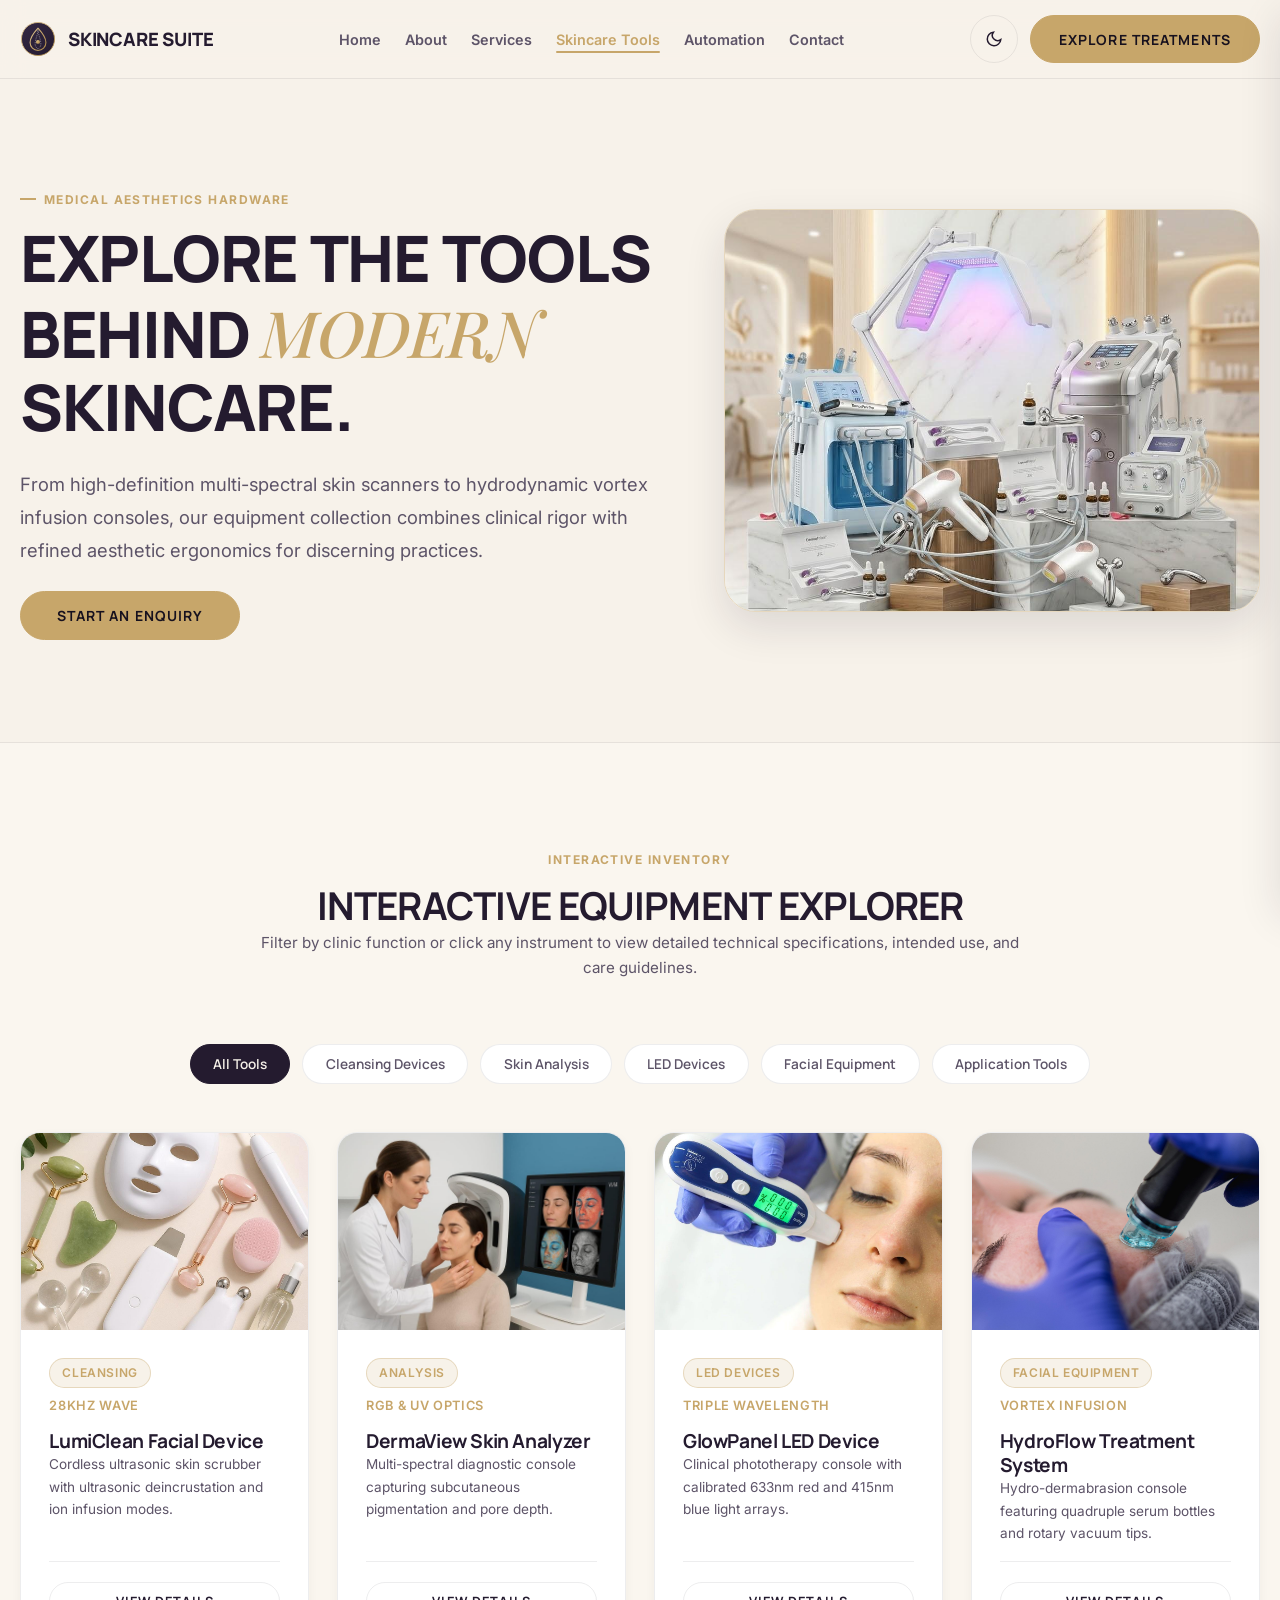
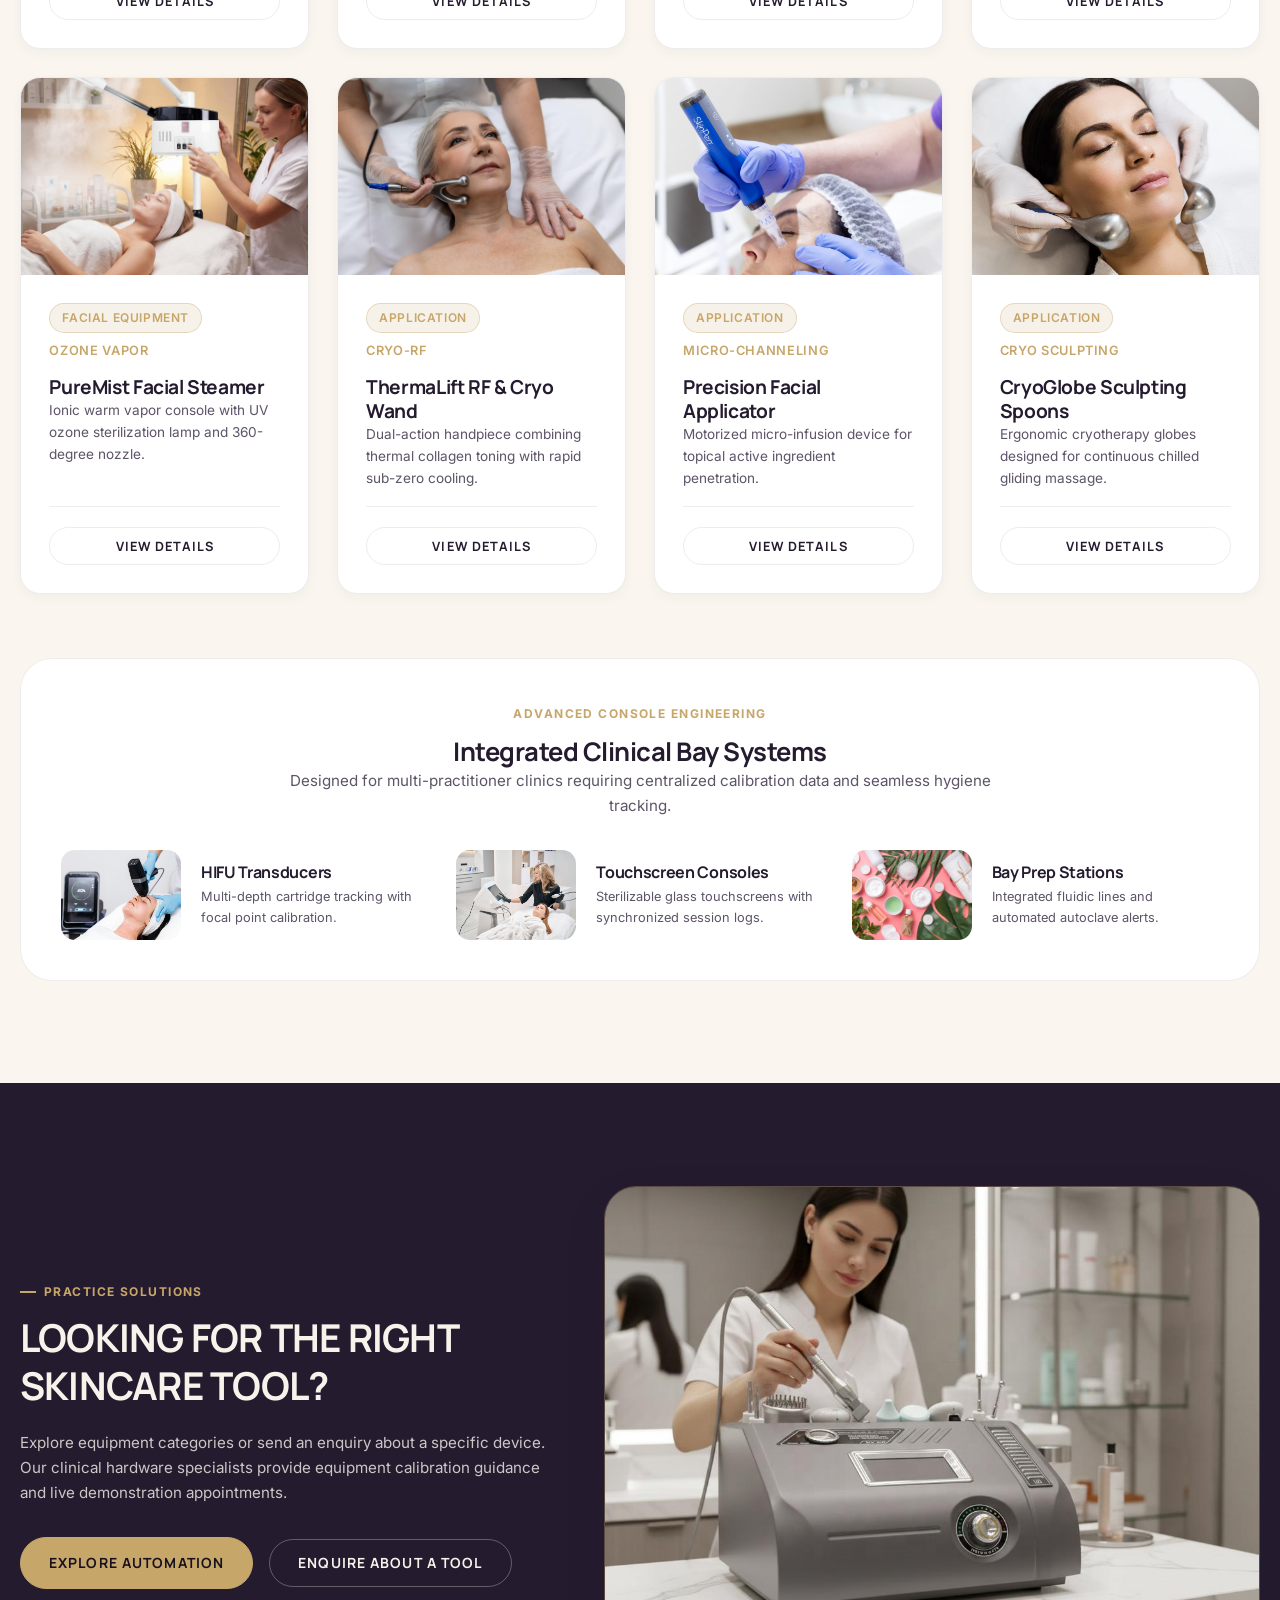
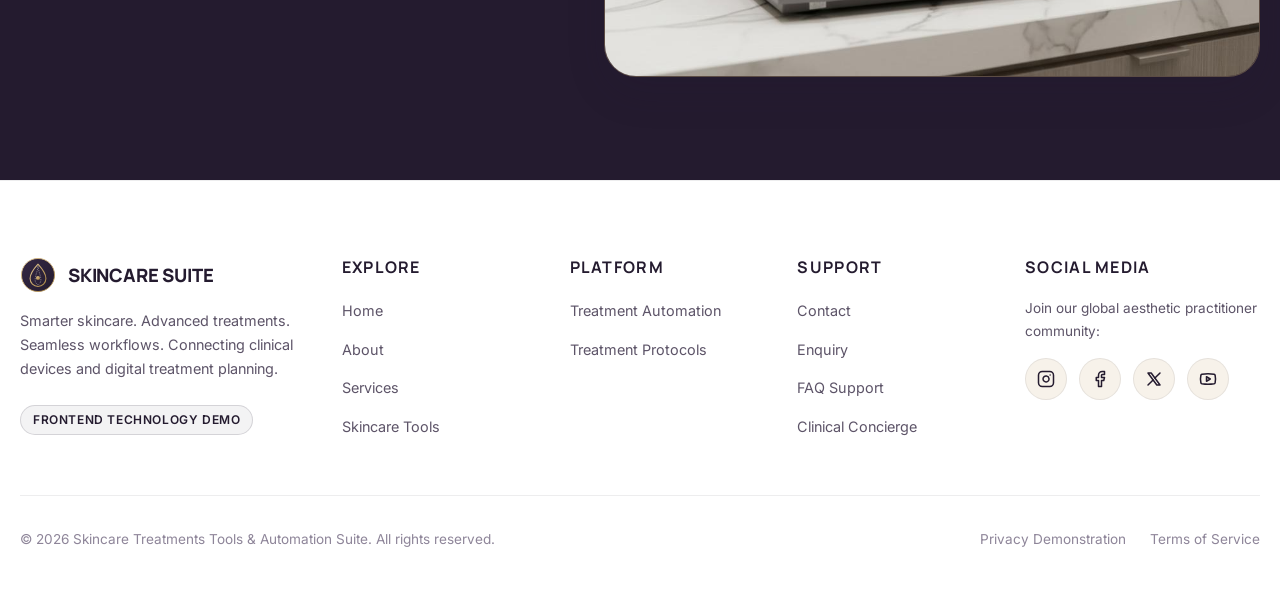
<file: skincare-suite/tools.html>
<!DOCTYPE html>
<html lang="en" dir="ltr" data-theme="light">
<head>
  <meta charset="UTF-8">
  <meta name="viewport" content="width=device-width, initial-scale=1.0">
  <title>Professional Skincare Tools & Equipment | Skincare Suite</title>
  <meta name="description" content="Discover professional aesthetic skincare tools, skin analyzers, LED therapy devices, and hydrodynamic vortex infusion systems.">
  <link rel="canonical" href="https://example.com/skincare-suite/tools.html">
  <meta property="og:title" content="Professional Skincare Tools & Equipment">
  <meta property="og:description" content="Explore the tools behind modern skincare. Precision hardware and ergonomic beauty devices.">
  <meta property="og:image" content="assets/images/image-41.png">
  <link rel="icon" type="image/svg+xml" href="assets/images/favicon.svg">
  <link rel="stylesheet" href="assets/css/style.css">
</head>
<body>

  <!-- GLOBAL STICKY HEADER -->
  <header class="site-header" id="siteHeader">
    <div class="container navbar">
      <a href="index.html" class="navbar-brand" aria-label="Skincare Suite Home">
        <img src="assets/images/logo.svg" alt="Skincare Suite Logo" class="brand-logo-svg" width="36" height="36">
        <span>Skincare Suite</span>
      </a>

      <nav aria-label="Main Navigation">
        <ul class="navbar-nav">
          <li><a href="index.html" class="nav-link">Home</a></li>
          <li><a href="about.html" class="nav-link">About</a></li>
          <li><a href="services.html" class="nav-link">Services</a></li>
          <li><a href="tools.html" class="nav-link active">Skincare Tools</a></li>
          <li><a href="automation.html" class="nav-link">Automation</a></li>
          <li><a href="contact.html" class="nav-link">Contact</a></li>
        </ul>
      </nav>

      <div class="navbar-actions">
        <button type="button" class="action-icon-btn js-theme-toggle" aria-label="Toggle light and dark mode">
          <span class="js-theme-icon">
            <svg width="18" height="18" viewBox="0 0 24 24" fill="none" stroke="currentColor" stroke-width="2"><path d="M21 12.79A9 9 0 1 1 11.21 3 7 7 0 0 0 21 12.79z"/></svg>
          </span>
        </button>

        <button type="button" class="btn btn-primary" data-open-enquiry data-enquiry-type="Skincare Tools">
          Explore Treatments
        </button>

        <button type="button" class="hamburger-btn" aria-label="Toggle navigation menu" aria-expanded="false">
          <span class="hamburger-line"></span>
          <span class="hamburger-line"></span>
          <span class="hamburger-line"></span>
        </button>
      </div>
    </div>
  </header>

  <!-- MOBILE NAVIGATION DRAWER -->
  <div class="drawer-backdrop"></div>
  <aside class="mobile-drawer" aria-label="Mobile Navigation">
    <div class="drawer-header">
      <a href="index.html" class="navbar-brand">
        <img src="assets/images/logo.svg" alt="Skincare Suite Logo" class="brand-logo-svg" width="32" height="32">
        <span>Skincare Suite</span>
      </a>
      <button type="button" class="drawer-close-btn" aria-label="Close menu">&times;</button>
    </div>

    <ul class="drawer-nav">
      <li><a href="index.html" class="nav-link">Home</a></li>
      <li><a href="about.html" class="nav-link">About</a></li>
      <li><a href="services.html" class="nav-link">Services</a></li>
      <li><a href="tools.html" class="nav-link active">Skincare Tools</a></li>
      <li><a href="automation.html" class="nav-link">Treatment Automation</a></li>
      <li><a href="contact.html" class="nav-link">Contact</a></li>
    </ul>

    <div class="drawer-actions">
      <div class="drawer-controls-row">
        <button type="button" class="action-icon-btn js-theme-toggle" aria-label="Toggle theme">
          <span class="js-theme-icon">
            <svg width="18" height="18" viewBox="0 0 24 24" fill="none" stroke="currentColor" stroke-width="2"><path d="M21 12.79A9 9 0 1 1 11.21 3 7 7 0 0 0 21 12.79z"/></svg>
          </span>
        </button>
      </div>
      <button type="button" class="btn btn-primary" style="width: 100%;" data-open-enquiry data-enquiry-type="Skincare Tools">
        Explore Treatments
      </button>
    </div>
  </aside>

  <!-- MAIN CONTENT: EXACTLY 4 CONTENT SECTIONS (Rule 20) -->
  <main id="mainContent">

    <!-- TOOLS — SECTION 01: HERO (Image: image-41.png) -->
    <section class="section-pad" id="toolsHero" aria-labelledby="toolsHeroTitle" style="border-bottom: 1px solid var(--border-subtle);">
      <div class="container grid-editorial">
        <div>
          <span class="eyebrow">Medical Aesthetics Hardware</span>
          <h1 id="toolsHeroTitle" class="display-title">
            EXPLORE THE TOOLS BEHIND <span class="editorial-title">MODERN</span> SKINCARE.
          </h1>
          <p style="margin-block: 1.5rem; font-size: 1.15rem; line-height: 1.8;">
            From high-definition multi-spectral skin scanners to hydrodynamic vortex infusion consoles, our equipment collection combines clinical rigor with refined aesthetic ergonomics for discerning practices.
          </p>
          <button type="button" class="btn btn-primary" data-open-enquiry data-enquiry-type="Skincare Tools" style="min-width: 220px;">
            START AN ENQUIRY
          </button>
        </div>

        <div style="border-radius: var(--radius-xl); overflow: hidden; box-shadow: var(--shadow-lg); border: 1px solid var(--border-champagne); aspect-ratio: 4/3;">
          <img src="assets/images/image-41.png" alt="Multi-device aesthetic equipment display on minimalist marble plinths" width="800" height="600" fetchpriority="high">
        </div>
      </div>
    </section>

    <!-- TOOLS — SECTION 02: INTERACTIVE EQUIPMENT EXPLORER (Images: 48, 67, 8, 65, 47, 33, 34, 68) -->
    <!-- 8 tools with Category Filters: All, Cleansing Devices, Skin Analysis, LED Devices, Facial Equipment, Application Tools -->
    <section class="section-pad" id="toolsExplorer" aria-labelledby="explorerTitle" style="background-color: var(--bg-card-alt);">
      <div class="container">
        <div class="section-header text-center">
          <span class="eyebrow">Interactive Inventory</span>
          <h2 id="explorerTitle">INTERACTIVE EQUIPMENT EXPLORER</h2>
          <p>Filter by clinic function or click any instrument to view detailed technical specifications, intended use, and care guidelines.</p>
        </div>

        <!-- Filter Bar -->
        <div class="filter-bar" role="toolbar" aria-label="Tool Categories">
          <button type="button" class="filter-btn is-active js-tool-filter" data-filter="all">All Tools</button>
          <button type="button" class="filter-btn js-tool-filter" data-filter="cleansing">Cleansing Devices</button>
          <button type="button" class="filter-btn js-tool-filter" data-filter="analysis">Skin Analysis</button>
          <button type="button" class="filter-btn js-tool-filter" data-filter="led">LED Devices</button>
          <button type="button" class="filter-btn js-tool-filter" data-filter="facial">Facial Equipment</button>
          <button type="button" class="filter-btn js-tool-filter" data-filter="application">Application Tools</button>
        </div>

        <!-- Product Cards Grid (4-cards rule: 4 on desktop, 2x2 on tablet, 1 col mobile) -->
        <div class="grid-4-cards">
          <!-- Tool 1: LumiClean Facial Device (image-48.png) -->
          <article class="premium-card js-tool-card" data-category="cleansing" data-cat-label="Cleansing Devices"
                   data-title="LumiClean Facial Device"
                   data-desc="Cordless 28kHz ultrasonic cavitation spatula engineered to loosen impactions, soften keratinized plugs, and infuse iontophoresis serums."
                   data-specs="Frequency: 28,000 Hz; Battery: Li-ion 1200mAh (4 hrs runtime); Blade Material: Medical Grade 316L Stainless Steel; Charge: Magnetic Induction"
                   data-use="Surface desincrustation, micro-pore decongestion, and post-extractions soothing infusion."
                   data-care="Wipe blade with 70% isopropanol between clients; do not submerge handle in fluid autoclave."
                   data-img="assets/images/image-48.png">
            <div class="card-media">
              <img src="assets/images/image-48.png" alt="LumiClean ultrasonic scrubber and precision clinic instruments" width="400" height="300" loading="lazy">
            </div>
            <div class="card-body">
              <div class="card-meta">
                <span class="badge">Cleansing</span>
                <span>28kHz Wave</span>
              </div>
              <h4>LumiClean Facial Device</h4>
              <p style="font-size: 0.85rem;">Cordless ultrasonic skin scrubber with ultrasonic deincrustation and ion infusion modes.</p>
              <div class="card-footer">
                <button type="button" class="btn btn-secondary js-view-tool-details" style="min-height: 38px; padding: 0.35rem 1rem; font-size: 0.8rem; width: 100%;">
                  View Details
                </button>
              </div>
            </div>
          </article>

          <!-- Tool 2: DermaView Skin Analyzer (image-67.png) -->
          <article class="premium-card js-tool-card" data-category="analysis" data-cat-label="Skin Analysis"
                   data-title="DermaView Skin Analyzer"
                   data-desc="Multi-spectral diagnostic canopy combining standard RGB daylight, cross-polarized light, and UV fluorescence to evaluate 8 distinct skin parameters."
                   data-specs="Sensors: 24MP Optical CMOS; Light Modes: RGB, Polarized, UV; Scan Time: 15 Seconds; Connectivity: Gigabit Ethernet & Wi-Fi 6"
                   data-use="Objective pre-treatment consultation baseline and progress comparison across multiple visits."
                   data-care="Sanitize chin and forehead rests with hospital-grade disinfectant wipes after each patient."
                   data-img="assets/images/image-67.png">
            <div class="card-media">
              <img src="assets/images/image-67.png" alt="DermaView 3D multi-spectral diagnostic skin scanner console" width="400" height="300" loading="lazy">
            </div>
            <div class="card-body">
              <div class="card-meta">
                <span class="badge">Analysis</span>
                <span>RGB & UV Optics</span>
              </div>
              <h4>DermaView Skin Analyzer</h4>
              <p style="font-size: 0.85rem;">Multi-spectral diagnostic console capturing subcutaneous pigmentation and pore depth.</p>
              <div class="card-footer">
                <button type="button" class="btn btn-secondary js-view-tool-details" style="min-height: 38px; padding: 0.35rem 1rem; font-size: 0.8rem; width: 100%;">
                  View Details
                </button>
              </div>
            </div>
          </article>

          <!-- Tool 3: GlowPanel LED Device (image-8.png) -->
          <article class="premium-card js-tool-card" data-category="led" data-cat-label="LED Devices"
                   data-title="GlowPanel LED Device"
                   data-desc="High-density multi-spectral phototherapy system with precision optical lenses for uniform irradiance across the face, neck, and décolleté."
                   data-specs="Wavelengths: 415nm Blue, 633nm Red, 830nm Near-Infrared; Irradiance: 105 mW/cm²; Display: 7-inch Touch Interface; Timer: Auto 1-30 mins"
                   data-use="Post-laser downtime reduction, active blemish treatment, and ongoing collagen remodeling."
                   data-care="Clean protective acrylic face shields with soft microfiber cloth; protect cords from kinks."
                   data-img="assets/images/image-8.png">
            <div class="card-media">
              <img src="assets/images/image-8.png" alt="GlowPanel LED device optical assessment interface" width="400" height="300" loading="lazy">
            </div>
            <div class="card-body">
              <div class="card-meta">
                <span class="badge">LED Devices</span>
                <span>Triple Wavelength</span>
              </div>
              <h4>GlowPanel LED Device</h4>
              <p style="font-size: 0.85rem;">Clinical phototherapy console with calibrated 633nm red and 415nm blue light arrays.</p>
              <div class="card-footer">
                <button type="button" class="btn btn-secondary js-view-tool-details" style="min-height: 38px; padding: 0.35rem 1rem; font-size: 0.8rem; width: 100%;">
                  View Details
                </button>
              </div>
            </div>
          </article>

          <!-- Tool 4: HydroFlow Treatment System (image-65.png) -->
          <article class="premium-card js-tool-card" data-category="facial" data-cat-label="Facial Equipment"
                   data-title="HydroFlow Treatment System"
                   data-desc="Closed-loop hydrodynamic vortex infusion station that dislodges impurities while simultaneously infusing targeted clinical serums."
                   data-specs="Vacuum Level: 0 - 85 kPa (adjustable); Bottle Ports: 4 Serum Chambers + Waste Port; Handpiece: Ergonomic Rotary Tip; Power: 250W"
                   data-use="Hydro-dermabrasion, vortex deep pore cleansing, and non-invasive antioxidant saturation."
                   data-care="Run daily automatic rinse cycle with distilled water to prevent serum crystallization in lines."
                   data-img="assets/images/image-65.png">
            <div class="card-media">
              <img src="assets/images/image-65.png" alt="HydroFlow hydrodynamic vortex suction tip macro" width="400" height="300" loading="lazy">
            </div>
            <div class="card-body">
              <div class="card-meta">
                <span class="badge">Facial Equipment</span>
                <span>Vortex Infusion</span>
              </div>
              <h4>HydroFlow Treatment System</h4>
              <p style="font-size: 0.85rem;">Hydro-dermabrasion console featuring quadruple serum bottles and rotary vacuum tips.</p>
              <div class="card-footer">
                <button type="button" class="btn btn-secondary js-view-tool-details" style="min-height: 38px; padding: 0.35rem 1rem; font-size: 0.8rem; width: 100%;">
                  View Details
                </button>
              </div>
            </div>
          </article>

          <!-- Tool 5: PureMist Facial Steamer (image-47.png) -->
          <article class="premium-card js-tool-card" data-category="facial" data-cat-label="Facial Equipment"
                   data-title="PureMist Facial Steamer"
                   data-desc="Dual-arm ionic facial steamer with integrated UV ozone sterilization lamp and aromatherapy essential oil infusion cartridge."
                   data-specs="Steam Output: 350 ml/h; Arm Reach: 360-degree rotating nozzle; Safety: Automatic low-water cutoff; Capacity: 1.2L glass reservoir"
                   data-use="Pre-treatment follicular opening, skin softening, and aromatherapeutic sensory preparation."
                   data-care="Use only distilled deionized water; descale reservoir monthly with mild food-grade citric acid."
                   data-img="assets/images/image-47.png">
            <div class="card-media">
              <img src="assets/images/image-47.png" alt="PureMist dual ozone warm mist professional facial steamer" width="400" height="300" loading="lazy">
            </div>
            <div class="card-body">
              <div class="card-meta">
                <span class="badge">Facial Equipment</span>
                <span>Ozone Vapor</span>
              </div>
              <h4>PureMist Facial Steamer</h4>
              <p style="font-size: 0.85rem;">Ionic warm vapor console with UV ozone sterilization lamp and 360-degree nozzle.</p>
              <div class="card-footer">
                <button type="button" class="btn btn-secondary js-view-tool-details" style="min-height: 38px; padding: 0.35rem 1rem; font-size: 0.8rem; width: 100%;">
                  View Details
                </button>
              </div>
            </div>
          </article>

          <!-- Tool 6: ThermaLift RF & Cryo Wand (image-33.png) -->
          <article class="premium-card js-tool-card" data-category="application" data-cat-label="Application Tools"
                   data-title="ThermaLift RF & Cryo Wand"
                   data-desc="Dual-modality handpiece combining 1MHz bipolar radiofrequency thermal contouring with instant 0°C cryotherapy soothing."
                   data-specs="RF Frequency: 1 MHz; Cryo Temperature: 0°C to -4°C; Contact Sensors: Continuous thermal feedback; Body: Aviation Aluminum"
                   data-use="Targeted jawline tightening, peri-orbital puffiness relief, and post-peel epidermal cooling."
                   data-care="Disinfect metal applicator surface with medical grade sanitizing wipes; avoid thermal shock."
                   data-img="assets/images/image-33.png">
            <div class="card-media">
              <img src="assets/images/image-33.png" alt="ThermaLift RF and cryo jawline contouring handpiece" width="400" height="300" loading="lazy">
            </div>
            <div class="card-body">
              <div class="card-meta">
                <span class="badge">Application</span>
                <span>Cryo-RF</span>
              </div>
              <h4>ThermaLift RF & Cryo Wand</h4>
              <p style="font-size: 0.85rem;">Dual-action handpiece combining thermal collagen toning with rapid sub-zero cooling.</p>
              <div class="card-footer">
                <button type="button" class="btn btn-secondary js-view-tool-details" style="min-height: 38px; padding: 0.35rem 1rem; font-size: 0.8rem; width: 100%;">
                  View Details
                </button>
              </div>
            </div>
          </article>

          <!-- Tool 7: Precision Facial Applicator (image-34.png) -->
          <article class="premium-card js-tool-card" data-category="application" data-cat-label="Application Tools"
                   data-title="Precision Facial Applicator"
                   data-desc="Sterile automated cartridge micro-infusion pen with adjustable depth indexing from 0.25mm to 1.5mm for epidermal renewal."
                   data-specs="Motor Speed: 12,000 RPM; Needle Depths: 0.25mm to 1.5mm (dial); Cartridges: 12-pin & 36-pin EO gas sterile; Battery: 800mAh"
                   data-use="Precision topical micro-channeling and active biomimetic peptide absorption."
                   data-care="Single-use disposable cartridges only; wipe chassis with quaternary ammonium compound."
                   data-img="assets/images/image-34.png">
            <div class="card-media">
              <img src="assets/images/image-34.png" alt="Precision automated facial applicator pen device" width="400" height="300" loading="lazy">
            </div>
            <div class="card-body">
              <div class="card-meta">
                <span class="badge">Application</span>
                <span>Micro-Channeling</span>
              </div>
              <h4>Precision Facial Applicator</h4>
              <p style="font-size: 0.85rem;">Motorized micro-infusion device for topical active ingredient penetration.</p>
              <div class="card-footer">
                <button type="button" class="btn btn-secondary js-view-tool-details" style="min-height: 38px; padding: 0.35rem 1rem; font-size: 0.8rem; width: 100%;">
                  View Details
                </button>
              </div>
            </div>
          </article>

          <!-- Tool 8: CryoGlobe Sculpting Spoons (image-68.png) -->
          <article class="premium-card js-tool-card" data-category="application" data-cat-label="Application Tools"
                   data-title="CryoGlobe Sculpting Spoons"
                   data-desc="Handcrafted borosilicate glass globes filled with antifreeze botanical solution for sustained cold glide across facial lymph contours."
                   data-specs="Material: Tempered Borosilicate Glass; Fluid: Non-toxic Antifreeze Gel; Chilling: Freezer safe to -10°C; Handle: Silicone grip"
                   data-use="Soothing skin irritation, minimizing redness after extraction, and invigorating facial contours."
                   data-care="Wash with antimicrobial soap and warm water; air dry before placing in silicone protective tray."
                   data-img="assets/images/image-68.png">
            <div class="card-media">
              <img src="assets/images/image-68.png" alt="CryoGlobe facial sculpting spoons applied in soothing treatment" width="400" height="300" loading="lazy">
            </div>
            <div class="card-body">
              <div class="card-meta">
                <span class="badge">Application</span>
                <span>Cryo Sculpting</span>
              </div>
              <h4>CryoGlobe Sculpting Spoons</h4>
              <p style="font-size: 0.85rem;">Ergonomic cryotherapy globes designed for continuous chilled gliding massage.</p>
              <div class="card-footer">
                <button type="button" class="btn btn-secondary js-view-tool-details" style="min-height: 38px; padding: 0.35rem 1rem; font-size: 0.8rem; width: 100%;">
                  View Details
                </button>
              </div>
            </div>
          </article>
        </div>

        <!-- Technical Specification Highlights with image-58.png, image-62.png & image-32.png -->
        <div class="clinical-bay-card" style="margin-top: 4rem; background: var(--bg-card); border-radius: var(--radius-xl); padding: 2.5rem; border: 1px solid var(--border-subtle);">
          <div class="section-header text-center" style="margin-bottom: 2rem;">
            <span class="eyebrow">Advanced Console Engineering</span>
            <h3>Integrated Clinical Bay Systems</h3>
            <p>Designed for multi-practitioner clinics requiring centralized calibration data and seamless hygiene tracking.</p>
          </div>
          <div class="grid-3-cards clinical-bay-features">
            <div class="clinical-bay-item">
              <div class="clinical-bay-thumb">
                <img src="assets/images/image-58.png" alt="High-intensity focused ultrasound wand and monitor display" width="120" height="90" loading="lazy">
              </div>
              <div class="clinical-bay-info">
                <h4>HIFU Transducers</h4>
                <p>Multi-depth cartridge tracking with focal point calibration.</p>
              </div>
            </div>
            <div class="clinical-bay-item">
              <div class="clinical-bay-thumb">
                <img src="assets/images/image-62.png" alt="Fractional radiofrequency touchscreen console workstation" width="120" height="90" loading="lazy">
              </div>
              <div class="clinical-bay-info">
                <h4>Touchscreen Consoles</h4>
                <p>Sterilizable glass touchscreens with synchronized session logs.</p>
              </div>
            </div>
            <div class="clinical-bay-item">
              <div class="clinical-bay-thumb">
                <img src="assets/images/image-32.png" alt="Sanitized clinical bay console station with vacuum lines" width="120" height="90" loading="lazy">
              </div>
              <div class="clinical-bay-info">
                <h4>Bay Prep Stations</h4>
                <p>Integrated fluidic lines and automated autoclave alerts.</p>
              </div>
            </div>
          </div>
        </div>

      </div>
    </section>

    <!-- TOOLS — SECTION 03: PRODUCT DETAILS MODAL (Populated dynamically by JavaScript) -->
    <div class="modal-overlay" id="toolDetailModal" role="dialog" aria-modal="true" aria-labelledby="modalToolTitle">
      <div class="modal-container" style="width: min(100%, 780px);">
        <div class="modal-header">
          <div>
            <span class="badge" id="modalToolCategory" style="margin-bottom: 0.35rem;">Category</span>
            <h3 id="modalToolTitle">Device Title</h3>
          </div>
          <button type="button" class="modal-close-btn" aria-label="Close device details">&times;</button>
        </div>

        <div class="modal-body">
          <div class="tool-detail-grid">
            <div class="tool-detail-img">
              <img src="assets/images/image-48.png" alt="Device preview" id="modalToolImg">
            </div>
            <div>
              <h4 style="margin-bottom: 0.5rem;">Device Description</h4>
              <p id="modalToolDesc" style="font-size: 0.9rem; line-height: 1.6; margin-bottom: 1rem;"></p>

              <h4 style="margin-bottom: 0.35rem;">Illustrative Specifications</h4>
              <ul class="spec-list" id="modalToolSpecs"></ul>

              <h4 style="margin-bottom: 0.25rem; margin-top: 1rem;">Intended Clinical Use</h4>
              <p id="modalToolUse" style="font-size: 0.85rem; color: var(--text-muted); margin-bottom: 0.75rem;"></p>

              <h4 style="margin-bottom: 0.25rem;">Maintenance & Care</h4>
              <p id="modalToolCare" style="font-size: 0.85rem; color: var(--text-muted); margin-bottom: 0;"></p>
            </div>
          </div>

          <div class="auth-demo-notice" style="margin-top: 1.5rem;">
            <em>Demonstration Notice:</em> Technical specifications, power values, and protocols are provided for demonstration purposes. Devices should be operated in accordance with professional training and local regulations.
          </div>
        </div>

        <div class="modal-footer">
          <button type="button" class="btn btn-secondary js-modal-cancel">Close</button>
          <button type="button" class="btn btn-primary" id="modalToolEnquireBtn" data-open-enquiry data-enquiry-type="Skincare Tools">
            ENQUIRE ABOUT THIS TOOL
          </button>
        </div>
      </div>
    </div>

    <!-- TOOLS — SECTION 04: EQUIPMENT ENQUIRY CTA (Image: image-51.png) -->
    <section class="section-pad section-dark" id="toolsCta" aria-labelledby="toolsCtaTitle">
      <div class="container grid-editorial-reverse">
        <div>
          <span class="eyebrow">Practice Solutions</span>
          <h2 id="toolsCtaTitle" style="color: var(--secondary-ivory); margin-bottom: 1.25rem;">
            LOOKING FOR THE RIGHT SKINCARE TOOL?
          </h2>
          <p style="color: rgba(247, 242, 234, 0.8); margin-bottom: 2rem;">
            Explore equipment categories or send an enquiry about a specific device. Our clinical hardware specialists provide equipment calibration guidance and live demonstration appointments.
          </p>
          <div class="btn-group">
            <a href="automation.html" class="btn btn-primary" style="min-width: 220px;">
              EXPLORE AUTOMATION
            </a>
            <button type="button" class="btn btn-ghost-dark" data-open-enquiry data-enquiry-type="Skincare Tools" style="min-width: 220px;">
              ENQUIRE ABOUT A TOOL
            </button>
          </div>
        </div>

        <div style="border-radius: var(--radius-xl); overflow: hidden; border: 1px solid var(--border-champagne); box-shadow: var(--shadow-lg); aspect-ratio: 4/3;">
          <img src="assets/images/image-51.png" alt="Clinical micro-infusion desktop console on aesthetic workstation" width="600" height="450" loading="lazy">
        </div>
      </div>
    </section>

  </main>

  <!-- GLOBAL FOOTER -->
  <footer class="site-footer">
    <div class="container">
      <div class="footer-grid">
        <div>
          <a href="index.html" class="navbar-brand" style="margin-bottom: 1rem;">
            <img src="assets/images/logo.svg" alt="Skincare Suite Logo" class="brand-logo-svg" width="32" height="32">
            <span>Skincare Suite</span>
          </a>
          <p style="margin-bottom: 1.5rem;">
            Smarter skincare. Advanced treatments. Seamless workflows. Connecting clinical devices and digital treatment planning.
          </p>
          <span class="badge">
            Frontend Technology Demo
          </span>
        </div>

        <div>
          <h4>Explore</h4>
          <ul class="footer-nav">
            <li><a href="index.html">Home</a></li>
            <li><a href="about.html">About</a></li>
            <li><a href="services.html">Services</a></li>
            <li><a href="tools.html">Skincare Tools</a></li>
          </ul>
        </div>

        <div>
          <h4>Platform</h4>
          <ul class="footer-nav">
            <li><a href="automation.html">Treatment Automation</a></li>
            <li><a href="services.html#treatmentCollection">Treatment Protocols</a></li>
          </ul>
        </div>

        <div>
          <h4>Support</h4>
          <ul class="footer-nav">
            <li><a href="contact.html">Contact</a></li>
            <li><a href="#" data-open-enquiry data-enquiry-type="General Enquiry">Enquiry</a></li>
            <li><a href="contact.html#faq">FAQ Support</a></li>
            <li><a href="contact.html#concierge">Clinical Concierge</a></li>
          </ul>
        </div>

        <div>
          <h4>Social Media</h4>
          <p style="font-size: 0.85rem; margin-bottom: 0.75rem;">Join our global aesthetic practitioner community:</p>
          <div class="social-icons">
            <a href="https://instagram.com" target="_blank" rel="noopener noreferrer" class="social-icon-btn" aria-label="Follow us on Instagram">
              <svg width="18" height="18" viewBox="0 0 24 24" fill="none" stroke="currentColor" stroke-width="2" stroke-linecap="round" stroke-linejoin="round"><rect width="20" height="20" x="2" y="2" rx="5" ry="5"/><path d="M16 11.37A4 4 0 1 1 12.63 8 4 4 0 0 1 16 11.37z"/><line x1="17.5" x2="17.51" y1="6.5" y2="6.5"/></svg>
            </a>
            <a href="https://facebook.com" target="_blank" rel="noopener noreferrer" class="social-icon-btn" aria-label="Follow us on Facebook">
              <svg width="18" height="18" viewBox="0 0 24 24" fill="none" stroke="currentColor" stroke-width="2" stroke-linecap="round" stroke-linejoin="round"><path d="M18 2h-3a5 5 0 0 0-5 5v3H7v4h3v8h4v-8h3l1-4h-4V7a1 1 0 0 1 1-1h3z"/></svg>
            </a>
            <a href="https://x.com" target="_blank" rel="noopener noreferrer" class="social-icon-btn" aria-label="Follow us on X">
              <svg width="18" height="18" viewBox="0 0 24 24" fill="none" stroke="currentColor" stroke-width="2" stroke-linecap="round" stroke-linejoin="round"><path d="M4 4l11.733 16h4.267l-11.733 -16z"/><path d="M4 20l6.768 -6.768m2.46 -2.46l6.772 -6.772"/></svg>
            </a>
            <a href="https://youtube.com" target="_blank" rel="noopener noreferrer" class="social-icon-btn" aria-label="Follow us on YouTube">
              <svg width="18" height="18" viewBox="0 0 24 24" fill="none" stroke="currentColor" stroke-width="2" stroke-linecap="round" stroke-linejoin="round"><path d="M2.5 17a24.12 24.12 0 0 1 0-10 2 2 0 0 1 1.4-1.4 49.56 49.56 0 0 1 16.2 0A2 2 0 0 1 21.5 7a24.12 24.12 0 0 1 0 10 2 2 0 0 1-1.4 1.4 49.55 49.55 0 0 1-16.2 0A2 2 0 0 1 2.5 17"/><polygon points="10 15 15 12 10 9 10 15"/></svg>
            </a>
          </div>
        </div>
      </div>

      <div class="footer-bottom">
        <div>© 2026 Skincare Treatments Tools & Automation Suite. All rights reserved.</div>
        <div style="display: flex; gap: 1.5rem;">
          <a href="contact.html">Privacy Demonstration</a>
          <a href="contact.html">Terms of Service</a>
        </div>
      </div>
    </div>
  </footer>

  <!-- SHARED ENQUIRY & SEARCH MODALS -->
  <div class="modal-overlay" id="enquiryModal" role="dialog" aria-modal="true" aria-labelledby="modalTitle">
    <div class="modal-container">
      <div class="modal-header">
        <h3 id="modalTitle">LET’S TALK SKINCARE.</h3>
        <button type="button" class="modal-close-btn" aria-label="Close modal">&times;</button>
      </div>
      <div class="modal-body">
        <form id="enquiryForm" novalidate>
          <div class="form-group">
            <label for="enquiryName" class="form-label">Full Name *</label>
            <input type="text" id="enquiryName" class="form-control" placeholder="Dr. or Ms./Mr. Full Name" required>
            <div class="form-feedback"></div>
          </div>
          <div class="modal-form-grid-2">
            <div class="form-group">
              <label for="enquiryEmail" class="form-label">Email Address *</label>
              <input type="email" id="enquiryEmail" class="form-control" placeholder="hello@example.com" required>
              <div class="form-feedback"></div>
            </div>
            <div class="form-group">
              <label for="enquiryPhone" class="form-label">Phone (Optional)</label>
              <input type="tel" id="enquiryPhone" class="form-control" placeholder="+1 (000) 000-0000">
              <div class="form-feedback"></div>
            </div>
          </div>
          <div class="modal-form-grid-2">
            <div class="form-group">
              <label for="enquiryType" class="form-label">Enquiry Type *</label>
              <select id="enquiryType" class="form-control form-select" required>
                <option value="Skincare Tools">Skincare Tools</option>
                <option value="Treatment Information">Treatment Information</option>
                <option value="Automation Features">Automation Features</option>
                <option value="Appointment Workflow">Appointment Workflow</option>
                <option value="Technical Support">Technical Support</option>
                <option value="General Enquiry">General Enquiry</option>
              </select>
            </div>
            <div class="form-group">
              <label for="enquiryItem" class="form-label">Treatment or Tool Focus</label>
              <input type="text" id="enquiryItem" class="form-control" placeholder="Selected device name">
            </div>
          </div>
          <div class="form-group">
            <label for="enquiryDate" class="form-label">Preferred Demo Date (Optional)</label>
            <input type="date" id="enquiryDate" class="form-control">
          </div>
          <div class="form-group">
            <label for="enquiryMessage" class="form-label">Message *</label>
            <textarea id="enquiryMessage" class="form-control" rows="4" placeholder="Tell us about your clinic device interests or order specifications..." required></textarea>
            <div class="form-feedback"></div>
          </div>
          <div class="modal-footer" style="padding-inline: 0; padding-bottom: 0;">
            <button type="button" class="btn btn-secondary js-modal-cancel">CANCEL</button>
            <button type="submit" class="btn btn-primary">SEND ENQUIRY</button>
          </div>
        </form>

        <div class="modal-success-state">
          <div class="modal-success-icon">✓</div>
          <h3 style="margin-bottom: 0.75rem;">ENQUIRY PREPARED SUCCESSFULLY</h3>
          <p style="margin-bottom: 1.5rem;">
            Thank you. Your enquiry has been prepared in this frontend demonstration.
          </p>
          <button type="button" class="btn btn-primary js-modal-success-dismiss">Done</button>
        </div>
      </div>
    </div>
  </div>

  <div class="modal-overlay" id="searchModal" role="dialog" aria-modal="true" aria-labelledby="searchModalTitle">
    <div class="modal-container search-modal-container">
      <div class="modal-header">
        <h3 id="searchModalTitle">Search Skincare Suite</h3>
        <button type="button" class="modal-close-btn" aria-label="Close search">&times;</button>
      </div>
      <div class="modal-body">
        <div class="search-input-wrapper">
          <span class="search-icon-inside">
            <svg width="20" height="20" viewBox="0 0 24 24" fill="none" stroke="currentColor" stroke-width="2"><circle cx="11" cy="11" r="8"/><line x1="21" y1="21" x2="16.65" y2="16.65"/></svg>
          </span>
          <input type="text" id="globalSearchInput" class="search-input" placeholder="Search treatments, tools, workflows, or pages...">
        </div>
        <div class="search-results-list" id="searchResultsList"></div>
      </div>
    </div>
  </div>

  <!-- Drop to Top / Scroll to Top Button -->
  <button type="button" class="scroll-to-top-btn js-scroll-to-top" id="scrollToTopBtn" aria-label="Drop to top" title="Drop to top">
    <svg width="20" height="20" viewBox="0 0 24 24" fill="none" stroke="currentColor" stroke-width="2.5" stroke-linecap="round" stroke-linejoin="round">
      <path d="M18 15l-6-6-6 6"/>
    </svg>
  </button>

  <script src="assets/js/main.js"></script>
</body>
</html>
</file>
<file: assets/css/style.css>
/* ==========================================================================
   SKINCARE TREATMENTS TOOLS & AUTOMATION SUITE
   Shared Global Stylesheet (Vanilla CSS3)
   Palette: Midnight Plum (#241B2F), Warm Ivory (#F7F2EA), Soft Champagne (#C7A66A)
   ========================================================================== */

@import url('https://fonts.googleapis.com/css2?family=Inter:wght@300;400;500;600;700&family=Manrope:wght@400;500;600;700;800&family=Playfair+Display:ital,wght@0,500;0,600;0,700;1,400;1,600&display=swap');

/* --- Root Design Tokens (Light Theme by Default) --- */
:root {
  --primary-plum: #241B2F;
  --primary-plum-rgb: 36, 27, 47;
  --primary-plum-light: #342844;
  --primary-plum-deep: #17111E;

  --secondary-ivory: #F7F2EA;
  --secondary-ivory-rgb: 247, 242, 234;
  --ivory-surface: #FFFFFF;
  --ivory-alt: #F1EAE0;
  --ivory-subtle: #E9E1D4;

  --accent-champagne: #C7A66A;
  --accent-champagne-rgb: 199, 166, 106;
  --accent-champagne-light: #DFC794;
  --accent-champagne-deep: #A78546;

  --text-main: #241B2F;
  --text-muted: #5D5468;
  --text-light: #8E8599;
  --text-on-dark: #F7F2EA;

  --bg-main: var(--secondary-ivory);
  --bg-card: #FFFFFF;
  --bg-card-alt: #FAF6EF;
  --bg-dark-section: var(--primary-plum);
  
  --border-subtle: rgba(36, 27, 47, 0.08);
  --border-champagne: rgba(199, 166, 106, 0.35);
  --border-dark: rgba(247, 242, 234, 0.12);

  --shadow-sm: 0 4px 12px rgba(36, 27, 47, 0.04);
  --shadow-md: 0 8px 24px rgba(36, 27, 47, 0.08);
  --shadow-lg: 0 16px 40px rgba(36, 27, 47, 0.12);
  --shadow-champagne: 0 8px 30px rgba(199, 166, 106, 0.25);

  --font-heading: 'Manrope', -apple-system, BlinkMacSystemFont, sans-serif;
  --font-display: 'Playfair Display', Georgia, serif;
  --font-body: 'Inter', -apple-system, BlinkMacSystemFont, sans-serif;

  --radius-xs: 4px;
  --radius-sm: 8px;
  --radius-md: 14px;
  --radius-lg: 20px;
  --radius-xl: 32px;
  --radius-pill: 9999px;

  --container-max: 1320px;
  --container-pad: 20px;
  --transition-fast: 0.2s cubic-bezier(0.16, 1, 0.3, 1);
  --transition-smooth: 0.35s cubic-bezier(0.16, 1, 0.3, 1);
  --transition-slow: 0.6s cubic-bezier(0.16, 1, 0.3, 1);
}

/* --- Dark Theme Variables --- */
[data-theme="dark"] {
  --text-main: #F7F2EA;
  --text-muted: #BCB4C6;
  --text-light: #8E8599;

  --bg-main: #17111E;
  --bg-card: #241B2F;
  --bg-card-alt: #2D223B;
  --bg-dark-section: #120D18;

  --border-subtle: rgba(247, 242, 234, 0.1);
  --border-champagne: rgba(199, 166, 106, 0.45);
  --border-dark: rgba(247, 242, 234, 0.16);

  --shadow-sm: 0 4px 12px rgba(0, 0, 0, 0.3);
  --shadow-md: 0 8px 24px rgba(0, 0, 0, 0.4);
  --shadow-lg: 0 16px 40px rgba(0, 0, 0, 0.5);
}

/* --- Base CSS Reset & Typography --- */
*, *::before, *::after {
  box-sizing: border-box;
  margin: 0;
  padding: 0;
}

html {
  font-size: 16px;
  scroll-behavior: smooth;
  text-rendering: optimizeLegibility;
  -webkit-font-smoothing: antialiased;
}

body {
  font-family: var(--font-body);
  background-color: var(--bg-main);
  color: var(--text-main);
  line-height: 1.65;
  transition: background-color var(--transition-smooth), color var(--transition-smooth);
  overflow-x: hidden;
  min-height: 100vh;
  display: flex;
  flex-direction: column;
}

/* --- Layout Container --- */
.container {
  width: min(100% - 40px, var(--container-max));
  margin-inline: auto;
}

/* --- Typography System with clamp() --- */
h1, h2, h3, h4, h5, h6 {
  font-family: var(--font-heading);
  color: var(--text-main);
  line-height: 1.25;
  font-weight: 700;
  letter-spacing: -0.02em;
}

.display-title {
  font-size: clamp(2.2rem, 5vw, 4rem);
  font-weight: 800;
  line-height: 1.15;
}

.editorial-title {
  font-family: var(--font-display);
  font-style: italic;
  font-weight: 500;
  color: var(--accent-champagne);
}

h1 { font-size: clamp(2rem, 4vw, 3.25rem); }
h2 { font-size: clamp(1.65rem, 3vw, 2.5rem); }
h3 { font-size: clamp(1.25rem, 2vw, 1.75rem); }
h4 { font-size: clamp(1.1rem, 1.5vw, 1.35rem); }

p {
  color: var(--text-muted);
  font-size: clamp(0.95rem, 1.1vw, 1.05rem);
  margin-bottom: 1rem;
}

p:last-child {
  margin-bottom: 0;
}

a {
  color: inherit;
  text-decoration: none;
  transition: color var(--transition-fast);
}

img {
  max-width: 100%;
  height: auto;
  display: block;
  object-fit: cover;
}

/* Ensure images inside aspect-ratio or card containers completely fill and fit */
[style*="aspect-ratio"] > img,
.card-media img,
.hero-main-img-box img,
.treatment-preview-img img,
.workflow-display-img img {
  width: 100%;
  height: 100%;
  object-fit: cover;
}

/* --- Eyebrow / Badges --- */
.eyebrow {
  display: inline-flex;
  align-items: center;
  gap: 0.5rem;
  font-size: 0.75rem;
  font-weight: 700;
  text-transform: uppercase;
  letter-spacing: 0.12em;
  color: var(--accent-champagne);
  margin-bottom: 0.75rem;
}

.eyebrow::before {
  content: '';
  display: inline-block;
  width: 16px;
  height: 2px;
  background-color: var(--accent-champagne);
}

.badge {
  display: inline-flex;
  align-items: center;
  gap: 0.35rem;
  padding: 0.25rem 0.75rem;
  font-size: 0.75rem;
  font-weight: 600;
  text-transform: uppercase;
  letter-spacing: 0.05em;
  border-radius: var(--radius-pill);
  background: rgba(199, 166, 106, 0.15);
  color: var(--accent-champagne);
  border: 1px solid var(--border-champagne);
  white-space: nowrap;
}

/* --- Buttons --- */
.btn {
  display: inline-flex;
  align-items: center;
  justify-content: center;
  gap: 0.6rem;
  padding: 0.85rem 1.75rem;
  font-family: var(--font-heading);
  font-size: 0.875rem;
  font-weight: 700;
  text-transform: uppercase;
  letter-spacing: 0.08em;
  border-radius: var(--radius-pill);
  cursor: pointer;
  border: 1px solid transparent;
  transition: all var(--transition-smooth);
  text-align: center;
  min-height: 48px;
  position: relative;
  overflow: hidden;
}

.btn-primary {
  background-color: var(--accent-champagne);
  color: var(--primary-plum-deep);
  border-color: var(--accent-champagne);
}

.btn-primary:hover {
  background-color: var(--accent-champagne-light);
  border-color: var(--accent-champagne-light);
  box-shadow: var(--shadow-champagne);
  transform: translateY(-2px);
}

.btn-secondary {
  background-color: transparent;
  color: var(--text-main);
  border-color: var(--border-subtle);
}

.btn-secondary:hover {
  border-color: var(--accent-champagne);
  color: var(--accent-champagne);
  transform: translateY(-2px);
}

.btn-dark {
  background-color: var(--primary-plum);
  color: var(--secondary-ivory);
  border-color: var(--primary-plum);
}

.btn-dark:hover {
  background-color: var(--primary-plum-light);
  border-color: var(--primary-plum-light);
  transform: translateY(-2px);
}

.btn-ghost-dark {
  background: transparent;
  color: var(--secondary-ivory);
  border-color: rgba(247, 242, 234, 0.3);
}

.btn-ghost-dark:hover {
  border-color: var(--accent-champagne);
  color: var(--accent-champagne);
  transform: translateY(-2px);
}

.btn-group {
  display: flex;
  align-items: center;
  gap: 1rem;
  flex-wrap: wrap;
}

/* --- Global Header & Sticky Navbar --- */
.site-header {
  position: sticky;
  top: 0;
  z-index: 1000;
  background-color: rgba(247, 242, 234, 0.88);
  backdrop-filter: blur(12px);
  -webkit-backdrop-filter: blur(12px);
  border-bottom: 1px solid var(--border-subtle);
  transition: all var(--transition-fast);
}

[data-theme="dark"] .site-header {
  background-color: rgba(36, 27, 47, 0.88);
  border-bottom-color: var(--border-dark);
}

.site-header.is-scrolled {
  box-shadow: var(--shadow-sm);
  background-color: rgba(247, 242, 234, 0.96);
}

[data-theme="dark"] .site-header.is-scrolled {
  background-color: rgba(36, 27, 47, 0.96);
}

.navbar {
  display: flex;
  align-items: center;
  justify-content: space-between;
  height: 78px;
  gap: 1rem;
}

.navbar-brand {
  display: flex;
  align-items: center;
  gap: 0.75rem;
  font-family: var(--font-heading);
  font-weight: 800;
  font-size: 1.15rem;
  letter-spacing: -0.01em;
  color: var(--primary-plum);
  text-transform: uppercase;
}

[data-theme="dark"] .navbar-brand {
  color: var(--secondary-ivory);
}

.brand-logo-svg {
  width: 36px;
  height: 36px;
  flex-shrink: 0;
}

.navbar-nav {
  display: flex;
  align-items: center;
  gap: 1.5rem;
  list-style: none;
}

.nav-link {
  font-size: 0.9rem;
  font-weight: 600;
  color: var(--text-muted);
  position: relative;
  padding-block: 0.35rem;
}

.nav-link:hover,
.nav-link.active {
  color: var(--accent-champagne);
}

.nav-link.active::after {
  content: '';
  position: absolute;
  bottom: 0;
  left: 0;
  width: 100%;
  height: 2px;
  background-color: var(--accent-champagne);
  border-radius: var(--radius-pill);
}

.navbar-actions {
  display: flex;
  align-items: center;
  gap: 0.75rem;
}

.navbar-actions .btn {
  height: 48px;
  min-height: 48px;
  display: inline-flex;
  align-items: center;
  justify-content: center;
}

.action-icon-btn {
  width: 48px;
  height: 48px;
  min-width: 48px;
  min-height: 48px;
  border-radius: 50%;
  display: inline-flex;
  align-items: center;
  justify-content: center;
  background: transparent;
  border: 1px solid var(--border-subtle);
  color: var(--text-main);
  cursor: pointer;
  transition: all var(--transition-fast);
  padding: 0;
  line-height: 1;
  flex-shrink: 0;
}

.action-icon-btn:hover {
  border-color: var(--accent-champagne);
  color: var(--accent-champagne);
  background: rgba(199, 166, 106, 0.1);
}

.js-theme-icon {
  display: inline-flex;
  align-items: center;
  justify-content: center;
  width: 100%;
  height: 100%;
  line-height: 0;
}

.action-icon-btn svg,
.js-theme-icon svg {
  display: block;
}

.action-text-btn {
  font-size: 0.875rem;
  font-weight: 700;
  padding-inline: 0.75rem;
  color: var(--text-main);
}

.action-text-btn:hover {
  color: var(--accent-champagne);
}

/* Hamburger Button */
.hamburger-btn {
  display: none;
  width: 44px;
  height: 44px;
  background: transparent;
  border: 1px solid var(--border-subtle);
  border-radius: var(--radius-sm);
  cursor: pointer;
  flex-direction: column;
  justify-content: center;
  align-items: center;
  gap: 5px;
  padding: 0;
  z-index: 1100;
}

.hamburger-line {
  width: 22px;
  height: 2px;
  background-color: var(--text-main);
  border-radius: 2px;
  transition: all var(--transition-smooth);
}

.hamburger-btn.is-active .hamburger-line:nth-child(1) {
  transform: translateY(7px) rotate(45deg);
}

.hamburger-btn.is-active .hamburger-line:nth-child(2) {
  opacity: 0;
}

.hamburger-btn.is-active .hamburger-line:nth-child(3) {
  transform: translateY(-7px) rotate(-45deg);
}

/* Mobile Navigation Drawer */
.mobile-drawer {
  position: fixed;
  inset-block: 0;
  inset-inline-end: 0;
  width: min(85vw, 380px);
  background-color: var(--bg-card);
  box-shadow: var(--shadow-lg);
  z-index: 1050;
  transform: translateX(100%);
  transition: transform var(--transition-smooth);
  display: flex;
  flex-direction: column;
  padding: 2.5rem 1.5rem;
  overflow-y: auto;
  border-inline-start: 1px solid var(--border-champagne);
}

[dir="rtl"] .mobile-drawer {
  transform: translateX(-100%);
}

.mobile-drawer.is-open {
  transform: translateX(0);
}

.drawer-backdrop {
  position: fixed;
  inset: 0;
  background: rgba(36, 27, 47, 0.6);
  backdrop-filter: blur(4px);
  z-index: 1040;
  opacity: 0;
  pointer-events: none;
  transition: opacity var(--transition-smooth);
}

.drawer-backdrop.is-visible {
  opacity: 1;
  pointer-events: auto;
}

.drawer-header {
  display: flex;
  align-items: center;
  justify-content: space-between;
  margin-bottom: 2rem;
  padding-bottom: 1rem;
  border-bottom: 1px solid var(--border-subtle);
}

.drawer-close-btn {
  background: transparent;
  border: none;
  color: var(--text-main);
  font-size: 1.5rem;
  cursor: pointer;
  padding: 0.5rem;
  line-height: 1;
}

.drawer-nav {
  display: flex;
  flex-direction: column;
  gap: 1.25rem;
  text-align: center;
  align-items: center;
  margin-bottom: 2rem;
  list-style: none;
}

.drawer-nav .nav-link {
  font-size: 1.15rem;
  font-weight: 600;
  padding-block: 0.4rem;
}

.drawer-actions {
  display: flex;
  flex-direction: column;
  gap: 1rem;
  align-items: center;
  width: 100%;
  margin-top: auto;
}

.drawer-controls-row {
  display: flex;
  align-items: center;
  justify-content: center;
  gap: 1rem;
  width: 100%;
  padding-block: 0.75rem;
  border-top: 1px solid var(--border-subtle);
}

/* --- Section Container Guidelines --- */
.section-pad {
  padding-block: clamp(4rem, 8vw, 7.5rem);
  position: relative;
}

.section-pad-sm {
  padding-block: clamp(3rem, 5vw, 4.5rem);
}

.section-dark {
  background-color: var(--bg-dark-section);
  color: var(--secondary-ivory);
}

.section-dark h1,
.section-dark h2,
.section-dark h3,
.section-dark h4 {
  color: var(--secondary-ivory);
}

.section-dark p {
  color: rgba(247, 242, 234, 0.78);
}

.section-header {
  margin-bottom: clamp(2.5rem, 5vw, 4rem);
}

.section-header.text-center {
  text-align: center;
  max-width: 760px;
  margin-inline: auto;
}

.section-header.text-center .eyebrow {
  justify-content: center;
}

.section-header.text-center .eyebrow::before {
  display: none;
}

/* --- Required Card Alignment Grids (Rule 14) --- */
/* Four-card sections: 4 cols on desktop, 2x2 on tablet (768px-1024px), 1 col on mobile */
.grid-4-cards {
  display: grid;
  grid-template-columns: repeat(4, 1fr);
  gap: 1.75rem;
}

/* Three-card sections: 3 cols on desktop, 2 on top + 1 centered below at 768px-1024px */
.grid-3-cards {
  display: grid;
  grid-template-columns: repeat(3, 1fr);
  gap: 1.75rem;
}

/* Three-column card grid (e.g. 6 cards, 3 per row) */
.grid-3-cols {
  display: grid;
  grid-template-columns: repeat(3, 1fr);
  gap: 2rem;
}

/* Two-card sections */
.grid-2-cols {
  display: grid;
  grid-template-columns: repeat(2, 1fr);
  gap: 2.5rem;
  align-items: center;
}

/* Asymmetric 5:7 or 6:6 layouts */
.grid-editorial {
  display: grid;
  grid-template-columns: 1.1fr 0.9fr;
  gap: 3rem;
  align-items: center;
}

.grid-editorial-reverse {
  display: grid;
  grid-template-columns: 0.9fr 1.1fr;
  gap: 3rem;
  align-items: center;
}

/* --- Card Styles --- */
.premium-card {
  background-color: var(--bg-card);
  border: 1px solid var(--border-subtle);
  border-radius: var(--radius-lg);
  overflow: hidden;
  transition: all var(--transition-smooth);
  display: flex;
  flex-direction: column;
  position: relative;
  box-shadow: var(--shadow-sm);
}

.premium-card:hover {
  transform: translateY(-6px);
  border-color: var(--border-champagne);
  box-shadow: var(--shadow-md);
}

.card-media {
  position: relative;
  overflow: hidden;
  aspect-ratio: 16 / 11;
  background-color: rgba(36, 27, 47, 0.05);
}

.card-media img {
  width: 100%;
  height: 100%;
  object-fit: cover;
  transition: transform var(--transition-slow);
}

.premium-card:hover .card-media img {
  transform: scale(1.04);
}

.card-body {
  padding: 1.75rem;
  display: flex;
  flex-direction: column;
  flex-grow: 1;
}

.card-body h3 {
  margin-bottom: 0.5rem;
}

.card-meta {
  display: flex;
  flex-direction: column;
  align-items: flex-start;
  gap: 0.45rem;
  margin-bottom: 0.85rem;
  font-size: 0.8rem;
  color: var(--accent-champagne);
  font-weight: 600;
  text-transform: uppercase;
  letter-spacing: 0.05em;
}

.grid-3-cols .card-body {
  text-align: center;
}

.grid-3-cols .card-meta {
  height: 3.25rem;
  margin-bottom: 0.75rem;
  display: flex;
  flex-direction: column;
  align-items: center;
  justify-content: center;
  text-align: center;
}

.grid-3-cols .card-body h3 {
  height: 3.25rem;
  line-height: 1.3;
  margin-bottom: 0.5rem;
  display: flex;
  align-items: center;
  justify-content: center;
  text-align: center;
}

.grid-3-cols .card-body > p {
  height: 6.25rem;
  line-height: 1.55;
  font-size: 0.875rem;
  margin-bottom: 1rem;
  display: flex;
  align-items: center;
  justify-content: center;
  text-align: center;
}

.card-process-box {
  background: var(--bg-card-alt);
  padding: 0.75rem 0.85rem;
  border-radius: var(--radius-sm);
  margin-bottom: 0.75rem;
  font-size: 0.825rem;
  line-height: 1.5;
  height: 5.5rem;
  box-sizing: border-box;
  display: flex;
  align-items: center;
  justify-content: center;
  text-align: center;
}

.card-question-box {
  font-size: 0.8rem;
  color: var(--text-muted);
  line-height: 1.45;
  margin-bottom: 1.25rem;
  height: 3rem;
  box-sizing: border-box;
  display: flex;
  align-items: center;
  justify-content: center;
  text-align: center;
}

.card-footer {
  margin-top: auto;
  padding-top: 1.25rem;
  border-top: 1px solid var(--border-subtle);
  display: flex;
  align-items: center;
  justify-content: center;
}

/* --- Cinematic Hero Styles (Home Page S1) --- */
.hero-cinematic {
  position: relative;
  min-height: 88vh;
  display: flex;
  align-items: center;
  padding-block: 5rem 6rem;
  overflow: hidden;
}

.hero-cinematic-grid {
  display: grid;
  grid-template-columns: 1.15fr 0.85fr;
  gap: 3.5rem;
  align-items: center;
}

.hero-cinematic-content {
  position: relative;
  z-index: 2;
}

.hero-cinematic-visual {
  position: relative;
}

.hero-main-img-box {
  position: relative;
  border-radius: var(--radius-xl);
  overflow: hidden;
  box-shadow: var(--shadow-lg);
  border: 1px solid var(--border-champagne);
  aspect-ratio: 4 / 3;
}

.hero-main-img-box img {
  width: 100%;
  height: 100%;
  object-fit: cover;
}

.hero-float-panel {
  position: absolute;
  bottom: -25px;
  inset-inline-start: -30px;
  background-color: rgba(255, 255, 255, 0.92);
  backdrop-filter: blur(16px);
  -webkit-backdrop-filter: blur(16px);
  border: 1px solid var(--border-champagne);
  border-radius: var(--radius-md);
  padding: 1.25rem 1.5rem;
  box-shadow: var(--shadow-lg);
  display: flex;
  align-items: center;
  gap: 1.25rem;
  max-width: 320px;
  z-index: 3;
  animation: floatSubtle 6s ease-in-out infinite alternate;
}

[data-theme="dark"] .hero-float-panel {
  background-color: rgba(36, 27, 47, 0.92);
  color: var(--secondary-ivory);
}

.float-thumb {
  width: 58px;
  height: 58px;
  border-radius: var(--radius-sm);
  overflow: hidden;
  flex-shrink: 0;
}

.float-thumb img {
  width: 100%;
  height: 100%;
  object-fit: cover;
}

.float-info h4 {
  font-size: 0.95rem;
  margin-bottom: 0.2rem;
}

.float-info p {
  font-size: 0.8rem;
  margin-bottom: 0;
}

@keyframes floatSubtle {
  0% { transform: translateY(0); }
  100% { transform: translateY(-10px); }
}

/* --- Interactive Treatment Discovery (Home S2) --- */
.treatment-discovery-layout {
  display: grid;
  grid-template-columns: 0.85fr 1.15fr;
  gap: 2.5rem;
  background: var(--bg-card);
  border: 1px solid var(--border-subtle);
  border-radius: var(--radius-xl);
  padding: 2.5rem;
  box-shadow: var(--shadow-sm);
}

.treatment-nav-list {
  display: flex;
  flex-direction: column;
  gap: 0.75rem;
}

.treatment-nav-item {
  display: flex;
  align-items: center;
  justify-content: space-between;
  padding: 1.15rem 1.5rem;
  border-radius: var(--radius-md);
  background: transparent;
  border: 1px solid var(--border-subtle);
  color: var(--text-main);
  cursor: pointer;
  font-family: var(--font-heading);
  font-weight: 600;
  font-size: 1rem;
  transition: all var(--transition-fast);
  text-align: start;
}

.treatment-nav-item:hover,
.treatment-nav-item.is-active {
  border-color: var(--accent-champagne);
  background: rgba(199, 166, 106, 0.1);
  color: var(--accent-champagne-deep);
  transform: translateX(4px);
}

[data-theme="dark"] .treatment-nav-item:hover,
[data-theme="dark"] .treatment-nav-item.is-active {
  color: var(--accent-champagne-light);
}

.treatment-preview-panel {
  display: flex;
  flex-direction: column;
  gap: 1.5rem;
}

.treatment-preview-img {
  border-radius: var(--radius-lg);
  overflow: hidden;
  aspect-ratio: 16 / 10;
  box-shadow: var(--shadow-md);
}

.treatment-preview-img img {
  width: 100%;
  height: 100%;
  object-fit: cover;
  transition: opacity 0.3s ease;
}

.treatment-preview-content {
  display: flex;
  flex-direction: column;
}

.treatment-workflow-box {
  background: var(--bg-card-alt);
  border: 1px solid var(--border-subtle);
  border-radius: var(--radius-sm);
  padding: 0.85rem 1rem;
  margin-bottom: 1.5rem;
}

.workflow-sequence-label {
  font-size: 0.75rem;
  text-transform: uppercase;
  font-weight: 700;
  color: var(--accent-champagne);
  display: block;
  margin-bottom: 0.25rem;
}

/* --- Connected Workflow Timeline (Home S4, Services S3, Automation S2) --- */
.workflow-stepper {
  display: flex;
  align-items: flex-start;
  justify-content: space-between;
  position: relative;
  margin-top: 3rem;
  gap: 1rem;
}

.workflow-stepper::before {
  content: '';
  position: absolute;
  top: 24px;
  inset-inline: 40px;
  height: 2px;
  background: repeating-linear-gradient(to right, var(--accent-champagne) 0, var(--accent-champagne) 6px, transparent 6px, transparent 12px);
  z-index: 1;
}

.workflow-step {
  position: relative;
  z-index: 2;
  display: flex;
  flex-direction: column;
  align-items: center;
  text-align: center;
  flex: 1;
  cursor: pointer;
}

.step-bubble {
  width: 48px;
  height: 48px;
  border-radius: 50%;
  background: var(--bg-card);
  border: 2px solid var(--accent-champagne);
  color: var(--accent-champagne);
  display: flex;
  align-items: center;
  justify-content: center;
  font-family: var(--font-heading);
  font-weight: 800;
  font-size: 0.95rem;
  margin-bottom: 1rem;
  transition: all var(--transition-smooth);
  box-shadow: var(--shadow-sm);
}

.workflow-step.is-active .step-bubble,
.workflow-step:hover .step-bubble {
  background: var(--accent-champagne);
  color: var(--primary-plum-deep);
  transform: scale(1.1);
  box-shadow: var(--shadow-champagne);
}

.step-label {
  font-weight: 700;
  font-size: 0.95rem;
  margin-bottom: 0.35rem;
  color: var(--accent-champagne);
  transition: color var(--transition-fast);
}

#workflowSection .step-label {
  color: var(--accent-champagne);
}

.workflow-step.is-active .step-label,
.workflow-step:hover .step-label,
#workflowSection .workflow-step.is-active .step-label,
#workflowSection .workflow-step:hover .step-label {
  color: var(--accent-champagne);
}

[data-theme="dark"] .step-label,
[data-theme="dark"] #workflowSection .step-label {
  color: var(--accent-champagne-light);
}

[data-theme="dark"] .workflow-step.is-active .step-label,
[data-theme="dark"] .workflow-step:hover .step-label,
[data-theme="dark"] #workflowSection .workflow-step.is-active .step-label,
[data-theme="dark"] #workflowSection .workflow-step:hover .step-label {
  color: var(--accent-champagne);
}

.step-desc {
  font-size: 0.8rem;
  color: var(--text-muted);
}

/* --- Interactive Workflow Panel --- */
.workflow-display-box {
  margin-top: 2.5rem;
  background: var(--bg-card);
  border: 1px solid var(--border-champagne);
  border-radius: var(--radius-xl);
  padding: 2.5rem;
  display: grid;
  grid-template-columns: 1fr 1fr;
  gap: 2.5rem;
  align-items: center;
  box-shadow: var(--shadow-md);
}

.workflow-display-img {
  border-radius: var(--radius-lg);
  overflow: hidden;
  aspect-ratio: 4 / 3;
}

.workflow-display-img img {
  width: 100%;
  height: 100%;
  object-fit: cover;
}

/* --- Studio Metrics Grid (Home S5: #studioPreview) --- */
.studio-metrics-grid {
  display: grid;
  grid-template-columns: 1fr 1fr;
  gap: 1rem;
  margin-bottom: 2rem;
}

.studio-metric-card {
  background: var(--bg-card);
  border: 1px solid var(--border-subtle);
  padding: 1.25rem;
  border-radius: var(--radius-md);
  box-shadow: var(--shadow-sm);
  transition: all var(--transition-fast);
}

.studio-metric-card:hover {
  border-color: var(--border-champagne);
  box-shadow: var(--shadow-md);
}

.studio-metric-num {
  font-size: 1.5rem;
  font-weight: 800;
  font-family: var(--font-heading);
  color: var(--accent-champagne);
  display: block;
  margin-bottom: 0.25rem;
}

.studio-metric-label {
  font-size: 0.85rem;
  font-weight: 600;
  color: var(--text-main);
  display: block;
}

/* --- About Page Dual Images (About S2: Principle 1) --- */
.about-dual-images {
  display: grid;
  grid-template-columns: 1fr 1fr;
  gap: 1rem;
}

/* --- Clinical Bay Systems Highlights (Tools S2) --- */
.clinical-bay-item {
  display: flex;
  gap: 1.25rem;
  align-items: center;
}

.clinical-bay-thumb {
  width: 120px;
  height: 90px;
  border-radius: var(--radius-md);
  overflow: hidden;
  flex-shrink: 0;
}

.clinical-bay-thumb img {
  width: 100%;
  height: 100%;
  object-fit: cover;
}

.clinical-bay-info h4 {
  margin-bottom: 0.25rem;
  font-size: 1rem;
}

.clinical-bay-info p {
  font-size: 0.8rem;
  margin-bottom: 0;
  color: var(--text-muted);
}

/* --- Filter Bar (Tools S2, Dashboard) --- */
.filter-bar {
  display: flex;
  align-items: center;
  justify-content: center;
  gap: 0.75rem;
  flex-wrap: wrap;
  margin-bottom: 3rem;
}

.filter-btn {
  padding: 0.6rem 1.4rem;
  border-radius: var(--radius-pill);
  background: var(--bg-card);
  border: 1px solid var(--border-subtle);
  color: var(--text-muted);
  font-family: var(--font-heading);
  font-size: 0.85rem;
  font-weight: 600;
  cursor: pointer;
  transition: all var(--transition-fast);
}

.filter-btn:hover,
.filter-btn.is-active {
  background: var(--primary-plum);
  color: var(--secondary-ivory);
  border-color: var(--primary-plum);
}

[data-theme="dark"] .filter-btn:hover,
[data-theme="dark"] .filter-btn.is-active {
  background: var(--accent-champagne);
  color: var(--primary-plum-deep);
  border-color: var(--accent-champagne);
}

/* --- Forms & Inputs --- */
.form-group {
  margin-bottom: 1.25rem;
}

.form-label {
  display: block;
  font-size: 0.85rem;
  font-weight: 600;
  color: var(--text-main);
  margin-bottom: 0.4rem;
}

.form-control {
  width: 100%;
  padding: 0.85rem 1.15rem;
  font-family: var(--font-body);
  font-size: 0.95rem;
  color: var(--text-main);
  background-color: var(--bg-card-alt);
  border: 1px solid var(--border-subtle);
  border-radius: var(--radius-sm);
  transition: all var(--transition-fast);
  outline: none;
}

.form-control:focus {
  border-color: var(--accent-champagne);
  box-shadow: 0 0 0 3px rgba(199, 166, 106, 0.2);
  background-color: var(--bg-card);
}

/* Date input and calendar picker styling */
input[type="date"].form-control {
  cursor: pointer;
}

[data-theme="dark"] input[type="date"] {
  color-scheme: dark;
}

[data-theme="dark"] input[type="date"]::-webkit-calendar-picker-indicator {
  filter: brightness(0) invert(1);
  cursor: pointer;
  opacity: 0.9;
  transition: opacity var(--transition-fast);
}

[data-theme="dark"] input[type="date"]::-webkit-calendar-picker-indicator:hover {
  opacity: 1;
}

.form-select {
  appearance: none;
  background-image: url("data:image/svg+xml,%3Csvg xmlns='http://www.w3.org/2000/svg' width='16' height='16' viewBox='0 0 24 24' fill='none' stroke='%23C7A66A' stroke-width='2' stroke-linecap='round' stroke-linejoin='round'%3E%3Cpath d='m6 9 6 6 6-6'/%3E%3C/svg%3E");
  background-repeat: no-repeat;
  background-position: right 1rem center;
  background-size: 14px;
}

[dir="rtl"] .form-select {
  background-position: left 1rem center;
}

.form-feedback {
  font-size: 0.775rem;
  margin-top: 0.35rem;
  display: none;
}

.form-feedback.is-error {
  color: #e54d42;
  display: block;
}

.form-feedback.is-success {
  color: #27ae60;
  display: block;
}

.password-wrapper {
  position: relative;
}

.password-toggle-btn {
  position: absolute;
  inset-inline-end: 0.85rem;
  top: 50%;
  transform: translateY(-50%);
  background: transparent;
  border: none;
  color: var(--text-muted);
  cursor: pointer;
  padding: 0.35rem;
  font-size: 0.85rem;
  font-weight: 600;
}

/* --- Global Enquiry Modal (Rule 25) --- */
.modal-overlay {
  position: fixed;
  inset: 0;
  background: rgba(23, 17, 30, 0.75);
  backdrop-filter: blur(10px);
  -webkit-backdrop-filter: blur(10px);
  z-index: 2000;
  display: flex;
  align-items: center;
  justify-content: center;
  padding: 1rem;
  opacity: 0;
  pointer-events: none;
  transition: opacity var(--transition-smooth);
}

.modal-overlay.is-visible {
  opacity: 1;
  pointer-events: auto;
}

.modal-container {
  background: var(--bg-card);
  border: 1px solid var(--border-champagne);
  border-radius: var(--radius-xl);
  width: min(100%, 640px);
  max-height: calc(100svh - 32px);
  display: flex;
  flex-direction: column;
  overflow: hidden;
  box-shadow: var(--shadow-lg);
  transform: scale(0.94);
  transition: transform var(--transition-smooth);
}

.modal-overlay.is-visible .modal-container {
  transform: scale(1);
}

.modal-header {
  display: flex;
  align-items: center;
  justify-content: space-between;
  padding: 1.25rem 2rem;
  border-bottom: 1px solid var(--border-subtle);
}

.modal-header h3 {
  font-size: 1.35rem;
}

.modal-close-btn {
  background: transparent;
  border: none;
  font-size: 1.75rem;
  color: var(--text-muted);
  cursor: pointer;
  padding: 0.25rem 0.5rem;
  line-height: 1;
  transition: color var(--transition-fast);
}

.modal-close-btn:hover {
  color: var(--accent-champagne);
}

.modal-body {
  padding: 1.25rem 2rem;
  overflow-y: auto;
  scrollbar-width: none;
  -ms-overflow-style: none;
}

.modal-body::-webkit-scrollbar {
  display: none;
  width: 0;
  height: 0;
}

.modal-body .form-group {
  margin-bottom: 0.85rem;
}

.modal-body .form-control {
  padding: 0.7rem 1rem;
}

.modal-body textarea.form-control {
  min-height: 80px;
}

.modal-footer {
  padding: 1.25rem 2rem;
  border-top: 1px solid var(--border-subtle);
  display: flex;
  align-items: center;
  justify-content: flex-end;
  gap: 1rem;
}

.modal-form-grid-2 {
  display: grid;
  grid-template-columns: 1fr 1fr;
  gap: 1rem;
}

/* Modal Success State */
.modal-success-state {
  text-align: center;
  padding: 2.5rem 1.5rem;
  display: none;
}

.modal-success-state.is-active {
  display: block;
}

.modal-success-icon {
  width: 64px;
  height: 64px;
  border-radius: 50%;
  background: rgba(199, 166, 106, 0.15);
  border: 2px solid var(--accent-champagne);
  color: var(--accent-champagne);
  display: inline-flex;
  align-items: center;
  justify-content: center;
  margin-bottom: 1.5rem;
  font-size: 1.75rem;
}

/* --- Global Search Modal (Rule 26) --- */
.search-modal-container {
  width: min(100%, 720px);
}

.search-input-wrapper {
  position: relative;
  margin-bottom: 1.5rem;
}

.search-input {
  width: 100%;
  padding: 1rem 1.25rem 1rem 3rem;
  font-size: 1.15rem;
  border-radius: var(--radius-md);
  border: 1px solid var(--border-champagne);
  background: var(--bg-card-alt);
  color: var(--text-main);
  outline: none;
}

[dir="rtl"] .search-input {
  padding: 1rem 3rem 1rem 1.25rem;
}

.search-icon-inside {
  position: absolute;
  inset-inline-start: 1rem;
  top: 50%;
  transform: translateY(-50%);
  color: var(--accent-champagne);
}

.search-results-list {
  max-height: 380px;
  overflow-y: auto;
  display: flex;
  flex-direction: column;
  gap: 0.75rem;
}

.search-result-item {
  display: flex;
  align-items: center;
  gap: 1rem;
  padding: 0.85rem 1rem;
  border-radius: var(--radius-sm);
  background: var(--bg-card-alt);
  border: 1px solid var(--border-subtle);
  transition: all var(--transition-fast);
  cursor: pointer;
}

.search-result-item:hover {
  border-color: var(--accent-champagne);
  transform: translateX(4px);
}

.search-result-thumb {
  width: 44px;
  height: 44px;
  border-radius: var(--radius-xs);
  overflow: hidden;
  flex-shrink: 0;
}

.search-result-info h4 {
  font-size: 0.95rem;
  margin-bottom: 0.15rem;
}

.search-result-info p {
  font-size: 0.8rem;
  margin-bottom: 0;
}

.search-empty {
  text-align: center;
  padding: 2.5rem 1rem;
  color: var(--text-muted);
}

/* --- Interactive Equipment Explorer Grid (Tools S2) --- */
/* Keeps 1, 2, or 3 filtered cards centered with consistent column sizing */
#toolsExplorer .grid-4-cards {
  display: flex;
  flex-wrap: wrap;
  justify-content: center;
  gap: 1.75rem;
}

#toolsExplorer .grid-4-cards > .premium-card {
  flex: 0 0 calc((100% - 3 * 1.75rem) / 4 - 0.2px);
  max-width: calc((100% - 3 * 1.75rem) / 4 - 0.2px);
  width: calc((100% - 3 * 1.75rem) / 4 - 0.2px);
}

@media (max-width: 640px) {
  #toolsExplorer .grid-4-cards > .premium-card {
    flex: 0 0 100%;
    max-width: 100%;
    width: 100%;
  }
}

/* --- FAQ Accordion Section (Contact S3) --- */
.faq-accordion {
  max-width: 880px;
  margin-inline: auto;
  display: flex;
  flex-direction: column;
  gap: 1.25rem;
}

.faq-item {
  background: var(--bg-card);
  border: 1px solid var(--border-subtle);
  border-radius: var(--radius-lg);
  overflow: hidden;
  transition: all var(--transition-smooth);
  box-shadow: var(--shadow-sm);
}

.faq-item:hover {
  border-color: var(--border-champagne);
  box-shadow: var(--shadow-md);
}

.faq-item[open] {
  border-color: var(--accent-champagne);
  box-shadow: var(--shadow-md);
}

.faq-question {
  padding: 1.35rem 1.75rem;
  font-family: var(--font-heading);
  font-size: 1.05rem;
  font-weight: 700;
  color: var(--text-main);
  cursor: pointer;
  display: flex;
  align-items: center;
  justify-content: space-between;
  gap: 1.25rem;
  list-style: none;
  user-select: none;
}

.faq-question::-webkit-details-marker {
  display: none;
}

.faq-question:focus-visible {
  outline: 2px solid var(--accent-champagne);
  outline-offset: -2px;
}

.faq-icon-box {
  width: 36px;
  height: 36px;
  min-width: 36px;
  border-radius: 50%;
  background: rgba(199, 166, 106, 0.12);
  color: var(--accent-champagne-deep);
  border: 1px solid var(--border-champagne);
  display: flex;
  align-items: center;
  justify-content: center;
  transition: transform var(--transition-smooth), background-color var(--transition-fast), color var(--transition-fast);
  flex-shrink: 0;
}

[data-theme="dark"] .faq-icon-box {
  color: var(--accent-champagne-light);
  background: rgba(199, 166, 106, 0.2);
}

.faq-item[open] .faq-icon-box {
  transform: rotate(180deg);
  background: var(--accent-champagne);
  color: var(--primary-plum-deep);
}

.faq-answer {
  padding: 0 1.75rem 1.5rem 1.75rem;
  color: var(--text-muted);
  font-size: 0.95rem;
  line-height: 1.7;
}

.faq-answer p {
  margin-bottom: 0;
  color: var(--text-muted);
}

@media (max-width: 640px) {
  .faq-question {
    padding: 1.15rem 1.25rem;
    font-size: 0.95rem;
  }
  .faq-answer {
    padding: 0 1.25rem 1.25rem 1.25rem;
    font-size: 0.9rem;
  }
}

/* --- Contact Direct Form & Info Channels (Contact S2) --- */
.contact-section-grid {
  display: grid;
  grid-template-columns: 1fr 1.35fr;
  gap: 3rem;
  align-items: start;
}

.contact-info-panel {
  display: flex;
  flex-direction: column;
  gap: 1.25rem;
}

.contact-channel-card {
  background: var(--bg-card);
  border: 1px solid var(--border-subtle);
  border-radius: var(--radius-lg);
  padding: 1.35rem 1.5rem;
  display: flex;
  align-items: flex-start;
  gap: 1.25rem;
  transition: all var(--transition-smooth);
  box-shadow: var(--shadow-sm);
}

.contact-channel-card:hover {
  border-color: var(--border-champagne);
  box-shadow: var(--shadow-md);
  transform: translateY(-2px);
}

.contact-channel-icon {
  width: 48px;
  height: 48px;
  min-width: 48px;
  border-radius: var(--radius-md);
  background: rgba(199, 166, 106, 0.12);
  color: var(--accent-champagne-deep);
  border: 1px solid var(--border-champagne);
  display: flex;
  align-items: center;
  justify-content: center;
  flex-shrink: 0;
}

[data-theme="dark"] .contact-channel-icon {
  color: var(--accent-champagne-light);
  background: rgba(199, 166, 106, 0.2);
}

.contact-channel-body {
  flex: 1;
}

.contact-channel-body h4 {
  font-size: 1rem;
  margin-bottom: 0.25rem;
  color: var(--text-main);
}

.contact-channel-body a,
.contact-channel-body p {
  font-size: 0.95rem;
  color: var(--text-main);
  text-decoration: none;
  margin-bottom: 0.25rem;
  display: block;
}

.contact-channel-body a:hover {
  color: var(--accent-champagne);
}

.contact-channel-body .channel-caption {
  font-size: 0.8rem;
  color: var(--text-muted);
  display: block;
}

.contact-form-card {
  background: var(--bg-card);
  border: 1px solid var(--border-subtle);
  border-radius: var(--radius-xl);
  padding: 2.5rem;
  box-shadow: var(--shadow-md);
}

.contact-form-header {
  margin-bottom: 1.75rem;
}

.contact-form-header h3 {
  font-size: clamp(1.35rem, 2vw, 1.75rem);
  margin-bottom: 0.4rem;
}

.contact-form-header p {
  font-size: 0.9rem;
  color: var(--text-muted);
  margin-bottom: 0;
}

.contact-form-grid-2 {
  display: grid;
  grid-template-columns: 1fr 1fr;
  gap: 1.25rem;
}

@media (max-width: 1024px) {
  .contact-section-grid {
    grid-template-columns: 1fr;
    gap: 2.5rem;
  }
}

@media (max-width: 640px) {
  .contact-form-card {
    padding: 1.5rem;
  }
  .contact-form-grid-2 {
    grid-template-columns: 1fr;
    gap: 1rem;
  }
}

/* --- Bright Interactive Studio Map Section --- */
.map-wrapper-card {
  background: var(--bg-card);
  border: 2px solid var(--accent-champagne);
  border-radius: var(--radius-xl);
  overflow: hidden;
  box-shadow: 0 16px 45px rgba(199, 166, 106, 0.25), var(--shadow-md);
  transition: all var(--transition-smooth);
}

.map-wrapper-card:hover {
  border-color: var(--accent-champagne-light);
  box-shadow: 0 20px 55px rgba(199, 166, 106, 0.35), var(--shadow-lg);
}

.map-info-bar {
  background: var(--bg-card);
  padding: 1.5rem 2rem;
  border-bottom: 1px solid var(--border-subtle);
  display: flex;
  align-items: center;
  justify-content: space-between;
  gap: 1.75rem;
  flex-wrap: wrap;
}

.map-info-item {
  display: flex;
  align-items: center;
  gap: 1rem;
}

.map-info-icon {
  width: 44px;
  height: 44px;
  min-width: 44px;
  border-radius: var(--radius-md);
  background: rgba(199, 166, 106, 0.14);
  color: var(--accent-champagne-deep);
  border: 1px solid var(--border-champagne);
  display: flex !important;
  align-items: center !important;
  justify-content: center !important;
  flex-shrink: 0;
  line-height: 0;
}

.map-info-icon svg {
  display: block;
  margin: auto;
}

[data-theme="dark"] .map-info-icon {
  color: var(--accent-champagne-light);
  background: rgba(199, 166, 106, 0.22);
}

.map-info-text strong,
.map-info-item strong {
  display: block;
  font-family: var(--font-heading);
  font-size: 0.95rem;
  color: var(--text-main);
  margin-bottom: 0.15rem;
}

.map-info-text span,
.map-info-item .map-info-text span {
  display: block;
  font-size: 0.85rem;
  color: var(--text-muted);
}

.map-directions-btn {
  height: 44px;
  min-height: 44px;
  padding: 0 1.5rem;
  font-size: 0.825rem;
  display: inline-flex;
  align-items: center;
  justify-content: center;
  white-space: nowrap;
}

.map-frame-container {
  position: relative;
  width: 100%;
  height: 460px;
  background-color: #EBF0F5;
  overflow: hidden;
}

.map-frame-container iframe {
  width: 100%;
  height: 100%;
  border: 0;
  display: block;
}

@media (max-width: 900px) {
  .map-info-bar {
    padding: 1.25rem 1.5rem;
    flex-direction: column;
    align-items: flex-start;
    gap: 1.25rem;
  }

  .map-directions-btn {
    width: 100%;
    justify-content: center;
  }

  .map-frame-container {
    height: 380px;
  }
}

@media (max-width: 480px) {
  .map-frame-container {
    height: 320px;
  }
}

/* --- Product Detail Modal (Tools S3) --- */
.tool-detail-grid {
  display: grid;
  grid-template-columns: 1fr 1fr;
  gap: 2rem;
  align-items: center;
}

.tool-detail-img {
  border-radius: var(--radius-md);
  overflow: hidden;
  aspect-ratio: 1;
}

.tool-detail-img img {
  width: 100%;
  height: 100%;
  object-fit: cover;
}

.spec-list {
  list-style: none;
  margin-block: 1rem;
  display: flex;
  flex-direction: column;
  gap: 0.5rem;
}

.spec-list li {
  font-size: 0.85rem;
  display: flex;
  justify-content: space-between;
  padding-block: 0.35rem;
  border-bottom: 1px dashed var(--border-subtle);
}

.spec-list li span:first-child {
  font-weight: 600;
  color: var(--text-main);
}

/* --- Auth Pages Layout (Login S1-4, Register S1-4) --- */
.auth-page-wrapper {
  min-height: calc(100vh - 78px);
  display: flex;
  align-items: stretch;
}

.auth-panel-visual {
  flex: 1.1;
  background-color: var(--primary-plum);
  color: var(--secondary-ivory);
  padding: clamp(3rem, 6vw, 5rem);
  display: flex;
  flex-direction: column;
  justify-content: space-between;
  position: relative;
  overflow: hidden;
}

.auth-panel-form {
  flex: 0.9;
  background-color: var(--bg-card);
  padding: clamp(3rem, 6vw, 5rem);
  display: flex;
  flex-direction: column;
  justify-content: center;
}

.auth-visual-grid {
  display: grid;
  grid-template-columns: 1fr 1fr;
  gap: 1.5rem;
  margin-block: 2.5rem;
}

.auth-visual-card {
  border-radius: var(--radius-md);
  overflow: hidden;
  border: 1px solid rgba(199, 166, 106, 0.3);
  aspect-ratio: 4 / 3;
}

.auth-visual-card img {
  width: 100%;
  height: 100%;
  object-fit: cover;
}

.auth-demo-notice {
  background: rgba(199, 166, 106, 0.12);
  border: 1px solid var(--border-champagne);
  border-radius: var(--radius-sm);
  padding: 0.85rem 1.15rem;
  font-size: 0.825rem;
  color: var(--text-muted);
  margin-top: 1.5rem;
}

[data-theme="dark"] .auth-demo-notice {
  color: rgba(247, 242, 234, 0.8);
}

/* --- Dashboard SaaS Layout (Dashboard S1-4) --- */
.dashboard-wrapper {
  display: flex;
  min-height: calc(100vh - 78px);
}

.dashboard-sidebar {
  width: 270px;
  background: var(--bg-card);
  border-inline-end: 1px solid var(--border-subtle);
  padding: 2rem 1.25rem;
  display: flex;
  flex-direction: column;
  flex-shrink: 0;
  transition: transform var(--transition-smooth);
}

.dashboard-nav {
  list-style: none;
  display: flex;
  flex-direction: column;
  gap: 0.4rem;
  margin-top: 1.5rem;
}

.dashboard-nav-link {
  display: flex;
  align-items: center;
  gap: 0.75rem;
  padding: 0.75rem 1rem;
  border-radius: var(--radius-sm);
  font-size: 0.9rem;
  font-weight: 600;
  color: var(--text-muted);
  cursor: pointer;
  transition: all var(--transition-fast);
}

.dashboard-nav-link:hover,
.dashboard-nav-link.is-active {
  background: rgba(199, 166, 106, 0.12);
  color: var(--accent-champagne-deep);
  border-inline-start: 3px solid var(--accent-champagne);
}

[data-theme="dark"] .dashboard-nav-link:hover,
[data-theme="dark"] .dashboard-nav-link.is-active {
  color: var(--accent-champagne-light);
}

.dashboard-main {
  flex-grow: 1;
  padding: 2.5rem;
  background-color: var(--bg-main);
  overflow-y: auto;
}

.dashboard-topbar {
  display: flex;
  align-items: center;
  justify-content: space-between;
  margin-bottom: 2rem;
  padding-bottom: 1.5rem;
  border-bottom: 1px solid var(--border-subtle);
}

.metrics-grid {
  display: grid;
  grid-template-columns: repeat(4, 1fr);
  gap: 1.5rem;
  margin-bottom: 2.5rem;
}

.metric-card {
  background: var(--bg-card);
  border: 1px solid var(--border-subtle);
  border-radius: var(--radius-md);
  padding: 1.5rem;
  box-shadow: var(--shadow-sm);
}

.metric-card .metric-val {
  font-family: var(--font-heading);
  font-size: 2rem;
  font-weight: 800;
  color: var(--text-main);
  margin-block: 0.25rem 0.5rem;
}

.tab-nav {
  display: flex;
  gap: 1rem;
  border-bottom: 1px solid var(--border-subtle);
  margin-bottom: 2rem;
}

.tab-btn {
  padding: 0.75rem 1.25rem;
  background: transparent;
  border: none;
  font-family: var(--font-heading);
  font-weight: 700;
  font-size: 0.95rem;
  color: var(--text-muted);
  cursor: pointer;
  border-bottom: 2px solid transparent;
  transition: all var(--transition-fast);
}

.tab-btn:hover,
.tab-btn.is-active {
  color: var(--accent-champagne);
  border-bottom-color: var(--accent-champagne);
}

.tab-content-panel {
  display: none;
}

.tab-content-panel.is-active {
  display: block;
}

/* --- Global Footer (Rules 30, 31) --- */
/* White background, Midnight Plum typography, champagne accents */
.site-footer {
  background-color: #FFFFFF;
  color: #241B2F;
  padding-top: clamp(4rem, 6vw, 5.5rem);
  padding-bottom: 2.5rem;
  border-top: 1px solid rgba(36, 27, 47, 0.08);
  margin-top: auto;
  transition: background-color var(--transition-smooth), color var(--transition-smooth), border-color var(--transition-smooth);
}

.site-footer .navbar-brand {
  color: #241B2F;
}

.site-footer .badge {
  background: rgba(36, 27, 47, 0.05);
  color: #241B2F;
  border-color: rgba(36, 27, 47, 0.15);
}

.site-footer h4 {
  color: #241B2F;
  font-size: 1rem;
  text-transform: uppercase;
  letter-spacing: 0.08em;
  margin-bottom: 1.25rem;
}

.site-footer p {
  color: #5D5468;
  font-size: 0.9rem;
}

.footer-grid {
  display: grid;
  grid-template-columns: 1.5fr 1fr 1fr 1fr 1.25fr;
  gap: 2.5rem;
  margin-bottom: 3.5rem;
}

.footer-nav {
  list-style: none;
  display: flex;
  flex-direction: column;
  gap: 0.75rem;
}

.footer-nav a {
  color: #5D5468;
  font-size: 0.9rem;
  transition: all var(--transition-fast);
}

.footer-nav a:hover {
  color: var(--accent-champagne-deep);
  transform: translateX(4px);
}

[dir="rtl"] .footer-nav a:hover {
  transform: translateX(-4px);
}

.social-icons {
  display: flex;
  align-items: center;
  gap: 0.75rem;
  margin-top: 1rem;
}

.social-icon-btn {
  width: 42px;
  height: 42px;
  border-radius: 50%;
  display: inline-flex;
  align-items: center;
  justify-content: center;
  background: #F7F2EA;
  color: #241B2F;
  border: 1px solid rgba(36, 27, 47, 0.08);
  transition: all var(--transition-smooth);
}

.social-icon-btn:hover {
  transform: translateY(-4px);
  background: var(--accent-champagne);
  color: #17111E;
  border-color: var(--accent-champagne);
  box-shadow: 0 6px 18px rgba(199, 166, 106, 0.35);
}

.footer-bottom {
  padding-top: 2rem;
  border-top: 1px solid rgba(36, 27, 47, 0.08);
  display: flex;
  align-items: center;
  justify-content: space-between;
  font-size: 0.85rem;
  color: #8E8599;
}

/* --- Footer Dark Theme Support (Rule 11, Rule 30) --- */
[data-theme="dark"] .site-footer {
  background-color: var(--bg-dark-section);
  color: var(--secondary-ivory);
  border-top: 1px solid var(--border-dark);
}

[data-theme="dark"] .site-footer .navbar-brand {
  color: var(--secondary-ivory) !important;
}

[data-theme="dark"] .site-footer h4 {
  color: var(--secondary-ivory);
}

[data-theme="dark"] .site-footer p {
  color: rgba(247, 242, 234, 0.85);
}

[data-theme="dark"] .site-footer .badge {
  background: rgba(199, 166, 106, 0.15) !important;
  color: var(--accent-champagne-light) !important;
  border-color: var(--border-champagne) !important;
}

[data-theme="dark"] .site-footer .footer-nav a {
  color: var(--secondary-ivory);
}

[data-theme="dark"] .site-footer .footer-nav a:hover {
  color: var(--accent-champagne);
}

[data-theme="dark"] .social-icon-btn,
[data-theme="dark"] .site-footer .social-icon-btn {
  background: rgba(247, 242, 234, 0.08);
  color: var(--secondary-ivory);
  border-color: rgba(247, 242, 234, 0.15);
}

[data-theme="dark"] .social-icon-btn:hover,
[data-theme="dark"] .site-footer .social-icon-btn:hover {
  background: var(--accent-champagne);
  color: var(--primary-plum-deep);
  border-color: var(--accent-champagne);
  box-shadow: 0 6px 18px rgba(199, 166, 106, 0.35);
}

[data-theme="dark"] .site-footer .footer-bottom {
  border-top-color: rgba(247, 242, 234, 0.1);
  color: rgba(247, 242, 234, 0.75);
}

[data-theme="dark"] .site-footer .footer-bottom a {
  color: var(--secondary-ivory);
}

[data-theme="dark"] .site-footer .footer-bottom a:hover {
  color: var(--accent-champagne);
}

/* ==========================================================================
   RESPONSIVE DESIGN BREAKPOINTS (Rules 13, 14, 31, 36)
   Breakpoints tested: 1920, 1600, 1440, 1366, 1280, 1024, 834, 820, 768, 480, 430, 414, 390, 375, 360, 320
   ========================================================================== */

/* --- Tablet Breakpoint (768px to 1024px) --- */
@media (max-width: 1024px) {
  /* Navbar changes to hamburger */
  .navbar-nav,
  .navbar-actions .action-text-btn,
  .navbar-actions .action-icon-btn,
  .navbar-actions .btn {
    display: none;
  }

  .hamburger-btn {
    display: flex;
  }

  /* Grid-4-cards becomes 2x2 */
  .grid-4-cards {
    grid-template-columns: repeat(2, 1fr);
  }

  /* Grid-3-cards becomes 2 in row 1, 3rd card centered below */
  .grid-3-cards {
    grid-template-columns: repeat(2, 1fr);
  }

  .grid-3-cols {
    grid-template-columns: repeat(2, 1fr);
    gap: 1.5rem;
  }

  .grid-3-cards > :nth-child(3) {
    grid-column: 1 / -1;
    justify-self: center;
    width: min(100%, 540px);
  }

  .hero-cinematic-grid {
    grid-template-columns: 1fr;
    gap: 3rem;
  }

  .treatment-discovery-layout {
    grid-template-columns: 1fr;
  }

  .tool-detail-grid {
    grid-template-columns: 1fr;
  }

  #toolsExplorer .grid-4-cards > .premium-card {
    flex: 0 0 calc((100% - 1.75rem) / 2 - 0.2px);
    max-width: calc((100% - 1.75rem) / 2 - 0.2px);
    width: calc((100% - 1.75rem) / 2 - 0.2px);
  }

  .metrics-grid {
    grid-template-columns: repeat(2, 1fr);
  }

  .footer-grid {
    grid-template-columns: repeat(3, 1fr);
  }
}

/* --- Strict 768px Rules --- */
@media (max-width: 768px) {
  /* Footer rule 31: Stack footer columns vertically and center-align */
  .footer-grid {
    display: flex;
    flex-direction: column;
    align-items: center;
    text-align: center;
    gap: 2rem;
  }

  .footer-grid > div {
    display: flex;
    flex-direction: column;
    align-items: center;
  }

  .footer-bottom {
    flex-direction: column;
    gap: 1rem;
    text-align: center;
  }

  .social-icons {
    justify-content: center;
  }

  /* Split editorial layouts become 1 col */
  .grid-editorial,
  .grid-editorial-reverse,
  .grid-2-cols,
  .workflow-display-box {
    grid-template-columns: 1fr;
    gap: 2rem;
  }

  /* Workflow stepper changes to vertical timeline */
  .workflow-stepper {
    flex-direction: column;
    align-items: stretch;
    gap: 1.5rem;
  }

  .workflow-stepper::before {
    display: none;
  }

  .workflow-step {
    flex-direction: row;
    align-items: center;
    text-align: start;
    gap: 1.25rem;
    background: var(--bg-card);
    padding: 1rem;
    border-radius: var(--radius-md);
    border: 1px solid var(--border-subtle);
  }

  .step-bubble {
    margin-bottom: 0;
    flex-shrink: 0;
  }

  /* Auth page stacks */
  .auth-page-wrapper {
    flex-direction: column;
  }

  .dashboard-wrapper {
    flex-direction: column;
  }

  .dashboard-sidebar {
    width: 100%;
    border-inline-end: none;
    border-bottom: 1px solid var(--border-subtle);
  }

  /* Treatment Discovery mobile layout (Home S2) */
  .treatment-discovery-layout {
    padding: 1.5rem 1.25rem;
    gap: 2rem;
  }

  .treatment-nav-item {
    display: flex;
    align-items: center;
    justify-content: space-between;
    text-align: start;
    padding: 1.15rem 1.5rem;
    font-variant-numeric: tabular-nums;
  }

  .treatment-preview-panel {
    align-items: center;
    text-align: center;
    gap: 1.5rem;
  }

  .treatment-preview-img {
    width: 100%;
    margin-inline: auto;
  }

  .treatment-preview-content {
    display: flex;
    flex-direction: column;
    align-items: center;
    text-align: center;
    width: 100%;
  }

  .treatment-preview-content .card-meta {
    align-items: center;
    justify-content: center;
    text-align: center;
    width: 100%;
  }

  .treatment-preview-content .js-treatment-title {
    text-align: center;
    width: 100%;
  }

  .treatment-preview-content .js-treatment-desc {
    text-align: center;
    max-width: 580px;
    margin-inline: auto;
  }

  .treatment-workflow-box {
    text-align: center;
    width: 100%;
    max-width: 580px;
    margin-inline: auto;
  }

  .treatment-workflow-box span,
  .treatment-workflow-box .workflow-sequence-label,
  .treatment-workflow-box .js-treatment-workflow {
    text-align: center;
    display: block;
  }

  .treatment-preview-content .js-treatment-cta {
    margin-inline: auto;
    display: inline-flex;
    justify-content: center;
    align-items: center;
  }

  /* Studio metrics 4 cards stacked one by one in mobile view (Home S5) */
  .studio-metrics-grid {
    grid-template-columns: 1fr;
    gap: 0.85rem;
  }

  .studio-metric-card {
    text-align: center;
    display: flex;
    flex-direction: column;
    align-items: center;
    justify-content: center;
  }

  .studio-metric-num,
  .studio-metric-label {
    text-align: center;
  }

  /* About page dual images stacked one by one in mobile view */
  .about-dual-images {
    grid-template-columns: 1fr;
    gap: 1rem;
  }

  /* Skincare Tools Explorer 2x2 cards in tab view (768px) */
  #toolsExplorer .grid-4-cards {
    gap: 1.75rem;
  }

  #toolsExplorer .grid-4-cards > .premium-card {
    flex: 0 0 calc((100% - 1.75rem) / 2 - 0.2px);
    max-width: calc((100% - 1.75rem) / 2 - 0.2px);
    width: calc((100% - 1.75rem) / 2 - 0.2px);
  }

  /* Skincare Tools Explorer filter buttons stacked one-by-one with identical size in mobile view */
  #toolsExplorer .filter-bar {
    flex-direction: column;
    align-items: stretch;
    width: 100%;
    gap: 0.65rem;
    margin-bottom: 2rem;
  }

  #toolsExplorer .filter-btn {
    width: 100%;
    min-height: 44px;
    padding: 0.75rem 1.25rem;
    display: flex;
    align-items: center;
    justify-content: center;
    text-align: center;
    box-sizing: border-box;
  }

  .grid-3-cards {
    grid-template-columns: 1fr;
  }

  .grid-3-cards > :nth-child(3) {
    grid-column: auto;
    width: 100%;
  }

  /* Home page Section 03 (Tools Showcase) card footer: gap between text and button in mobile view */
  #toolsShowcase .card-footer {
    justify-content: space-between;
    align-items: center;
    gap: 1.25rem;
    flex-wrap: wrap;
  }

  #toolsShowcase .card-footer .btn {
    flex-shrink: 0;
  }

  /* Clinical Bay systems image and text 1-by-1 in mobile view (Tools S2) */
  .clinical-bay-card {
    padding: 1.75rem 1.25rem;
  }

  .clinical-bay-features {
    gap: 2rem;
  }

  .clinical-bay-item {
    flex-direction: column;
    align-items: center;
    text-align: center;
    gap: 1rem;
  }

  .clinical-bay-thumb {
    width: 100%;
    max-width: 260px;
    height: 170px;
    border-radius: var(--radius-lg);
  }

  .clinical-bay-info {
    text-align: center;
  }

  .clinical-bay-info h4 {
    font-size: 1.05rem;
    margin-bottom: 0.35rem;
  }

  .clinical-bay-info p {
    font-size: 0.85rem;
    max-width: 280px;
    margin-inline: auto;
  }
}

/* --- Mobile View (640px and below) for Tools Explorer 1-by-1 Cards --- */
@media (max-width: 640px) {
  #toolsExplorer .grid-4-cards {
    gap: 1.25rem;
  }

  #toolsExplorer .grid-4-cards > .premium-card {
    flex: 0 0 100%;
    max-width: 100%;
    width: 100%;
  }

  /* CTA Enquiry Modal mobile view (inputs and buttons 1-by-1 stacked) */
  .modal-form-grid-2,
  #enquiryModal [style*="grid-template-columns"] {
    grid-template-columns: 1fr !important;
  }

  #enquiryModal .modal-footer {
    flex-direction: column-reverse;
    gap: 0.75rem;
    width: 100%;
  }

  #enquiryModal .modal-footer .btn {
    width: 100%;
  }
}

/* --- Mobile Breakpoint (320px to 480px) --- */
@media (max-width: 480px) {
  :root {
    --container-pad: 16px;
  }

  .container {
    width: min(100% - 32px, var(--container-max));
  }

  /* About page dual images stacked one by one in mobile 480px */
  .about-dual-images {
    grid-template-columns: 1fr;
    gap: 0.85rem;
  }

  /* Studio metrics 4 cards stacked one by one in mobile 480px */
  .studio-metrics-grid {
    grid-template-columns: 1fr;
    gap: 0.75rem;
  }

  .studio-metric-card {
    text-align: center;
    display: flex;
    flex-direction: column;
    align-items: center;
    justify-content: center;
  }

  /* Treatment Discovery mobile 480px adjustments */
  .treatment-discovery-layout {
    padding: 1.25rem 1rem;
    border-radius: var(--radius-lg);
  }

  .treatment-nav-item {
    display: flex;
    align-items: center;
    justify-content: space-between;
    padding: 0.85rem 1rem;
    font-size: 0.925rem;
    font-variant-numeric: tabular-nums;
  }

  .treatment-nav-item .badge {
    font-size: 0.725rem;
  }

  .treatment-preview-content .js-treatment-cta {
    width: 100%;
  }

  /* Tools Explorer mobile 480px */
  #toolsExplorer .grid-4-cards {
    gap: 1.25rem;
  }

  #toolsExplorer .grid-4-cards > .premium-card {
    flex: 0 0 100%;
    max-width: 100%;
    width: 100%;
  }

  /* Clinical bay card mobile 480px */
  .clinical-bay-card {
    padding: 1.5rem 1rem;
    border-radius: var(--radius-lg);
  }

  .clinical-bay-thumb {
    max-width: 100%;
    height: 160px;
  }

  /* All cards stack vertically */
  .grid-4-cards,
  .grid-3-cards,
  .grid-3-cols {
    grid-template-columns: 1fr;
  }

  .grid-3-cards > :nth-child(3) {
    grid-column: auto;
    width: 100%;
  }

  .grid-3-cols .card-meta,
  .grid-3-cols .card-body h3,
  .grid-3-cols .card-body > p,
  .card-process-box,
  .card-question-box {
    height: auto;
  }

  .btn-group {
    flex-direction: column;
    width: 100%;
  }

  .btn-group .btn {
    width: 100%;
  }

  .hero-float-panel {
    position: static;
    max-width: 100%;
    margin-top: 1.5rem;
  }

  .metrics-grid {
    grid-template-columns: 1fr;
  }

  .modal-container {
    max-height: calc(100svh - 16px);
  }

  .modal-body {
    padding: 1.25rem;
  }
}

/* ==========================================================================
   DROP TO TOP / SCROLL TO TOP BUTTON (With Hover Effect)
   ========================================================================== */
.scroll-to-top-btn {
  position: fixed;
  bottom: 2rem;
  right: 2rem;
  width: 48px;
  height: 48px;
  border-radius: 50%;
  background: var(--primary-plum);
  color: var(--secondary-ivory);
  border: 1.5px solid var(--accent-champagne);
  box-shadow: 0 4px 18px rgba(36, 27, 47, 0.25);
  display: inline-flex;
  align-items: center;
  justify-content: center;
  cursor: pointer;
  z-index: 990;
  opacity: 0;
  visibility: hidden;
  transform: translateY(16px);
  pointer-events: none;
  transition: opacity 0.3s ease, transform 0.3s cubic-bezier(0.16, 1, 0.3, 1), visibility 0.3s, background-color 0.25s, color 0.25s, border-color 0.25s, box-shadow 0.25s;
}

.scroll-to-top-btn.is-visible {
  opacity: 1;
  visibility: visible;
  transform: translateY(0);
  pointer-events: auto;
}

.scroll-to-top-btn svg {
  transition: transform 0.25s ease;
}

/* Hover Effect: elevation lift, champagne glow & color shift, arrow icon float */
.scroll-to-top-btn:hover {
  transform: translateY(-5px) scale(1.08);
  background: var(--accent-champagne);
  color: var(--primary-plum-deep);
  border-color: var(--accent-champagne);
  box-shadow: 0 10px 24px rgba(199, 166, 106, 0.45);
}

.scroll-to-top-btn:hover svg {
  transform: translateY(-3px);
}

.scroll-to-top-btn:active {
  transform: translateY(-1px) scale(0.96);
}

[data-theme="dark"] .scroll-to-top-btn {
  background: var(--primary-plum-light);
  color: var(--accent-champagne);
  border-color: var(--accent-champagne);
  box-shadow: 0 6px 20px rgba(0, 0, 0, 0.4);
}

[data-theme="dark"] .scroll-to-top-btn:hover {
  background: var(--accent-champagne);
  color: var(--primary-plum-deep);
  box-shadow: 0 10px 24px rgba(199, 166, 106, 0.5);
}

@media (max-width: 768px) {
  .scroll-to-top-btn {
    bottom: 1.25rem;
    right: 1.25rem;
    width: 44px;
    height: 44px;
  }
}

/* --- Accessibility & Reduced Motion --- */
@media (prefers-reduced-motion: reduce) {
  *, *::before, *::after {
    animation-duration: 0.01ms !important;
    animation-iteration-count: 1 !important;
    transition-duration: 0.01ms !important;
    scroll-behavior: auto !important;
  }
}
</file>
<file: skincare-suite/assets/css/style.css>
/* ==========================================================================
   SKINCARE TREATMENTS TOOLS & AUTOMATION SUITE
   Shared Global Stylesheet (Vanilla CSS3)
   Palette: Midnight Plum (#241B2F), Warm Ivory (#F7F2EA), Soft Champagne (#C7A66A)
   ========================================================================== */

@import url('https://fonts.googleapis.com/css2?family=Inter:wght@300;400;500;600;700&family=Manrope:wght@400;500;600;700;800&family=Playfair+Display:ital,wght@0,500;0,600;0,700;1,400;1,600&display=swap');

/* --- Root Design Tokens (Light Theme by Default) --- */
:root {
  --primary-plum: #241B2F;
  --primary-plum-rgb: 36, 27, 47;
  --primary-plum-light: #342844;
  --primary-plum-deep: #17111E;

  --secondary-ivory: #F7F2EA;
  --secondary-ivory-rgb: 247, 242, 234;
  --ivory-surface: #FFFFFF;
  --ivory-alt: #F1EAE0;
  --ivory-subtle: #E9E1D4;

  --accent-champagne: #C7A66A;
  --accent-champagne-rgb: 199, 166, 106;
  --accent-champagne-light: #DFC794;
  --accent-champagne-deep: #A78546;

  --text-main: #241B2F;
  --text-muted: #5D5468;
  --text-light: #8E8599;
  --text-on-dark: #F7F2EA;

  --bg-main: var(--secondary-ivory);
  --bg-card: #FFFFFF;
  --bg-card-alt: #FAF6EF;
  --bg-dark-section: var(--primary-plum);
  
  --border-subtle: rgba(36, 27, 47, 0.08);
  --border-champagne: rgba(199, 166, 106, 0.35);
  --border-dark: rgba(247, 242, 234, 0.12);

  --shadow-sm: 0 4px 12px rgba(36, 27, 47, 0.04);
  --shadow-md: 0 8px 24px rgba(36, 27, 47, 0.08);
  --shadow-lg: 0 16px 40px rgba(36, 27, 47, 0.12);
  --shadow-champagne: 0 8px 30px rgba(199, 166, 106, 0.25);

  --font-heading: 'Manrope', -apple-system, BlinkMacSystemFont, sans-serif;
  --font-display: 'Playfair Display', Georgia, serif;
  --font-body: 'Inter', -apple-system, BlinkMacSystemFont, sans-serif;

  --radius-xs: 4px;
  --radius-sm: 8px;
  --radius-md: 14px;
  --radius-lg: 20px;
  --radius-xl: 32px;
  --radius-pill: 9999px;

  --container-max: 1320px;
  --container-pad: 20px;
  --transition-fast: 0.2s cubic-bezier(0.16, 1, 0.3, 1);
  --transition-smooth: 0.35s cubic-bezier(0.16, 1, 0.3, 1);
  --transition-slow: 0.6s cubic-bezier(0.16, 1, 0.3, 1);
}

/* --- Dark Theme Variables --- */
[data-theme="dark"] {
  --text-main: #F7F2EA;
  --text-muted: #BCB4C6;
  --text-light: #8E8599;

  --bg-main: #17111E;
  --bg-card: #241B2F;
  --bg-card-alt: #2D223B;
  --bg-dark-section: #120D18;

  --border-subtle: rgba(247, 242, 234, 0.1);
  --border-champagne: rgba(199, 166, 106, 0.45);
  --border-dark: rgba(247, 242, 234, 0.16);

  --shadow-sm: 0 4px 12px rgba(0, 0, 0, 0.3);
  --shadow-md: 0 8px 24px rgba(0, 0, 0, 0.4);
  --shadow-lg: 0 16px 40px rgba(0, 0, 0, 0.5);
}

/* --- Base CSS Reset & Typography --- */
*, *::before, *::after {
  box-sizing: border-box;
  margin: 0;
  padding: 0;
}

html {
  font-size: 16px;
  scroll-behavior: smooth;
  text-rendering: optimizeLegibility;
  -webkit-font-smoothing: antialiased;
}

body {
  font-family: var(--font-body);
  background-color: var(--bg-main);
  color: var(--text-main);
  line-height: 1.65;
  transition: background-color var(--transition-smooth), color var(--transition-smooth);
  overflow-x: hidden;
  min-height: 100vh;
  display: flex;
  flex-direction: column;
}

/* --- Layout Container --- */
.container {
  width: min(100% - 40px, var(--container-max));
  margin-inline: auto;
}

/* --- Typography System with clamp() --- */
h1, h2, h3, h4, h5, h6 {
  font-family: var(--font-heading);
  color: var(--text-main);
  line-height: 1.25;
  font-weight: 700;
  letter-spacing: -0.02em;
}

.display-title {
  font-size: clamp(2.2rem, 5vw, 4rem);
  font-weight: 800;
  line-height: 1.15;
}

.editorial-title {
  font-family: var(--font-display);
  font-style: italic;
  font-weight: 500;
  color: var(--accent-champagne);
}

h1 { font-size: clamp(2rem, 4vw, 3.25rem); }
h2 { font-size: clamp(1.65rem, 3vw, 2.5rem); }
h3 { font-size: clamp(1.25rem, 2vw, 1.75rem); }
h4 { font-size: clamp(1.1rem, 1.5vw, 1.35rem); }

p {
  color: var(--text-muted);
  font-size: clamp(0.95rem, 1.1vw, 1.05rem);
  margin-bottom: 1rem;
}

p:last-child {
  margin-bottom: 0;
}

a {
  color: inherit;
  text-decoration: none;
  transition: color var(--transition-fast);
}

img {
  max-width: 100%;
  height: auto;
  display: block;
  object-fit: cover;
}

/* Ensure images inside aspect-ratio or card containers completely fill and fit */
[style*="aspect-ratio"] > img,
.card-media img,
.hero-main-img-box img,
.treatment-preview-img img,
.workflow-display-img img {
  width: 100%;
  height: 100%;
  object-fit: cover;
}

/* --- Eyebrow / Badges --- */
.eyebrow {
  display: inline-flex;
  align-items: center;
  gap: 0.5rem;
  font-size: 0.75rem;
  font-weight: 700;
  text-transform: uppercase;
  letter-spacing: 0.12em;
  color: var(--accent-champagne);
  margin-bottom: 0.75rem;
}

.eyebrow::before {
  content: '';
  display: inline-block;
  width: 16px;
  height: 2px;
  background-color: var(--accent-champagne);
}

.badge {
  display: inline-flex;
  align-items: center;
  gap: 0.35rem;
  padding: 0.25rem 0.75rem;
  font-size: 0.75rem;
  font-weight: 600;
  text-transform: uppercase;
  letter-spacing: 0.05em;
  border-radius: var(--radius-pill);
  background: rgba(199, 166, 106, 0.15);
  color: var(--accent-champagne);
  border: 1px solid var(--border-champagne);
  white-space: nowrap;
}

/* --- Buttons --- */
.btn {
  display: inline-flex;
  align-items: center;
  justify-content: center;
  gap: 0.6rem;
  padding: 0.85rem 1.75rem;
  font-family: var(--font-heading);
  font-size: 0.875rem;
  font-weight: 700;
  text-transform: uppercase;
  letter-spacing: 0.08em;
  border-radius: var(--radius-pill);
  cursor: pointer;
  border: 1px solid transparent;
  transition: all var(--transition-smooth);
  text-align: center;
  min-height: 48px;
  position: relative;
  overflow: hidden;
}

.btn-primary {
  background-color: var(--accent-champagne);
  color: var(--primary-plum-deep);
  border-color: var(--accent-champagne);
}

.btn-primary:hover {
  background-color: var(--accent-champagne-light);
  border-color: var(--accent-champagne-light);
  box-shadow: var(--shadow-champagne);
  transform: translateY(-2px);
}

.btn-secondary {
  background-color: transparent;
  color: var(--text-main);
  border-color: var(--border-subtle);
}

.btn-secondary:hover {
  border-color: var(--accent-champagne);
  color: var(--accent-champagne);
  transform: translateY(-2px);
}

.btn-dark {
  background-color: var(--primary-plum);
  color: var(--secondary-ivory);
  border-color: var(--primary-plum);
}

.btn-dark:hover {
  background-color: var(--primary-plum-light);
  border-color: var(--primary-plum-light);
  transform: translateY(-2px);
}

.btn-ghost-dark {
  background: transparent;
  color: var(--secondary-ivory);
  border-color: rgba(247, 242, 234, 0.3);
}

.btn-ghost-dark:hover {
  border-color: var(--accent-champagne);
  color: var(--accent-champagne);
  transform: translateY(-2px);
}

.btn-group {
  display: flex;
  align-items: center;
  gap: 1rem;
  flex-wrap: wrap;
}

/* --- Global Header & Sticky Navbar --- */
.site-header {
  position: sticky;
  top: 0;
  z-index: 1000;
  background-color: rgba(247, 242, 234, 0.88);
  backdrop-filter: blur(12px);
  -webkit-backdrop-filter: blur(12px);
  border-bottom: 1px solid var(--border-subtle);
  transition: all var(--transition-fast);
}

[data-theme="dark"] .site-header {
  background-color: rgba(36, 27, 47, 0.88);
  border-bottom-color: var(--border-dark);
}

.site-header.is-scrolled {
  box-shadow: var(--shadow-sm);
  background-color: rgba(247, 242, 234, 0.96);
}

[data-theme="dark"] .site-header.is-scrolled {
  background-color: rgba(36, 27, 47, 0.96);
}

.navbar {
  display: flex;
  align-items: center;
  justify-content: space-between;
  height: 78px;
  gap: 1rem;
}

.navbar-brand {
  display: flex;
  align-items: center;
  gap: 0.75rem;
  font-family: var(--font-heading);
  font-weight: 800;
  font-size: 1.15rem;
  letter-spacing: -0.01em;
  color: var(--primary-plum);
  text-transform: uppercase;
}

[data-theme="dark"] .navbar-brand {
  color: var(--secondary-ivory);
}

.brand-logo-svg {
  width: 36px;
  height: 36px;
  flex-shrink: 0;
}

.navbar-nav {
  display: flex;
  align-items: center;
  gap: 1.5rem;
  list-style: none;
}

.nav-link {
  font-size: 0.9rem;
  font-weight: 600;
  color: var(--text-muted);
  position: relative;
  padding-block: 0.35rem;
}

.nav-link:hover,
.nav-link.active {
  color: var(--accent-champagne);
}

.nav-link.active::after {
  content: '';
  position: absolute;
  bottom: 0;
  left: 0;
  width: 100%;
  height: 2px;
  background-color: var(--accent-champagne);
  border-radius: var(--radius-pill);
}

.navbar-actions {
  display: flex;
  align-items: center;
  gap: 0.75rem;
}

.navbar-actions .btn {
  height: 48px;
  min-height: 48px;
  display: inline-flex;
  align-items: center;
  justify-content: center;
}

.action-icon-btn {
  width: 48px;
  height: 48px;
  min-width: 48px;
  min-height: 48px;
  border-radius: 50%;
  display: inline-flex;
  align-items: center;
  justify-content: center;
  background: transparent;
  border: 1px solid var(--border-subtle);
  color: var(--text-main);
  cursor: pointer;
  transition: all var(--transition-fast);
  padding: 0;
  line-height: 1;
  flex-shrink: 0;
}

.action-icon-btn:hover {
  border-color: var(--accent-champagne);
  color: var(--accent-champagne);
  background: rgba(199, 166, 106, 0.1);
}

.js-theme-icon {
  display: inline-flex;
  align-items: center;
  justify-content: center;
  width: 100%;
  height: 100%;
  line-height: 0;
}

.action-icon-btn svg,
.js-theme-icon svg {
  display: block;
}

.action-text-btn {
  font-size: 0.875rem;
  font-weight: 700;
  padding-inline: 0.75rem;
  color: var(--text-main);
}

.action-text-btn:hover {
  color: var(--accent-champagne);
}

/* Hamburger Button */
.hamburger-btn {
  display: none;
  width: 44px;
  height: 44px;
  background: transparent;
  border: 1px solid var(--border-subtle);
  border-radius: var(--radius-sm);
  cursor: pointer;
  flex-direction: column;
  justify-content: center;
  align-items: center;
  gap: 5px;
  padding: 0;
  z-index: 1100;
}

.hamburger-line {
  width: 22px;
  height: 2px;
  background-color: var(--text-main);
  border-radius: 2px;
  transition: all var(--transition-smooth);
}

.hamburger-btn.is-active .hamburger-line:nth-child(1) {
  transform: translateY(7px) rotate(45deg);
}

.hamburger-btn.is-active .hamburger-line:nth-child(2) {
  opacity: 0;
}

.hamburger-btn.is-active .hamburger-line:nth-child(3) {
  transform: translateY(-7px) rotate(-45deg);
}

/* Mobile Navigation Drawer */
.mobile-drawer {
  position: fixed;
  inset-block: 0;
  inset-inline-end: 0;
  width: min(85vw, 380px);
  background-color: var(--bg-card);
  box-shadow: var(--shadow-lg);
  z-index: 1050;
  transform: translateX(100%);
  transition: transform var(--transition-smooth);
  display: flex;
  flex-direction: column;
  padding: 2.5rem 1.5rem;
  overflow-y: auto;
  border-inline-start: 1px solid var(--border-champagne);
}

[dir="rtl"] .mobile-drawer {
  transform: translateX(-100%);
}

.mobile-drawer.is-open {
  transform: translateX(0);
}

.drawer-backdrop {
  position: fixed;
  inset: 0;
  background: rgba(36, 27, 47, 0.6);
  backdrop-filter: blur(4px);
  z-index: 1040;
  opacity: 0;
  pointer-events: none;
  transition: opacity var(--transition-smooth);
}

.drawer-backdrop.is-visible {
  opacity: 1;
  pointer-events: auto;
}

.drawer-header {
  display: flex;
  align-items: center;
  justify-content: space-between;
  margin-bottom: 2rem;
  padding-bottom: 1rem;
  border-bottom: 1px solid var(--border-subtle);
}

.drawer-close-btn {
  background: transparent;
  border: none;
  color: var(--text-main);
  font-size: 1.5rem;
  cursor: pointer;
  padding: 0.5rem;
  line-height: 1;
}

.drawer-nav {
  display: flex;
  flex-direction: column;
  gap: 1.25rem;
  text-align: center;
  align-items: center;
  margin-bottom: 2rem;
  list-style: none;
}

.drawer-nav .nav-link {
  font-size: 1.15rem;
  font-weight: 600;
  padding-block: 0.4rem;
}

.drawer-actions {
  display: flex;
  flex-direction: column;
  gap: 1rem;
  align-items: center;
  width: 100%;
  margin-top: auto;
}

.drawer-controls-row {
  display: flex;
  align-items: center;
  justify-content: center;
  gap: 1rem;
  width: 100%;
  padding-block: 0.75rem;
  border-top: 1px solid var(--border-subtle);
}

/* --- Section Container Guidelines --- */
.section-pad {
  padding-block: clamp(4rem, 8vw, 7.5rem);
  position: relative;
}

.section-pad-sm {
  padding-block: clamp(3rem, 5vw, 4.5rem);
}

.section-dark {
  background-color: var(--bg-dark-section);
  color: var(--secondary-ivory);
}

.section-dark h1,
.section-dark h2,
.section-dark h3,
.section-dark h4 {
  color: var(--secondary-ivory);
}

.section-dark p {
  color: rgba(247, 242, 234, 0.78);
}

.section-header {
  margin-bottom: clamp(2.5rem, 5vw, 4rem);
}

.section-header.text-center {
  text-align: center;
  max-width: 760px;
  margin-inline: auto;
}

.section-header.text-center .eyebrow {
  justify-content: center;
}

.section-header.text-center .eyebrow::before {
  display: none;
}

/* --- Required Card Alignment Grids (Rule 14) --- */
/* Four-card sections: 4 cols on desktop, 2x2 on tablet (768px-1024px), 1 col on mobile */
.grid-4-cards {
  display: grid;
  grid-template-columns: repeat(4, 1fr);
  gap: 1.75rem;
}

/* Three-card sections: 3 cols on desktop, 2 on top + 1 centered below at 768px-1024px */
.grid-3-cards {
  display: grid;
  grid-template-columns: repeat(3, 1fr);
  gap: 1.75rem;
}

/* Three-column card grid (e.g. 6 cards, 3 per row) */
.grid-3-cols {
  display: grid;
  grid-template-columns: repeat(3, 1fr);
  gap: 2rem;
}

/* Two-card sections */
.grid-2-cols {
  display: grid;
  grid-template-columns: repeat(2, 1fr);
  gap: 2.5rem;
  align-items: center;
}

/* Asymmetric 5:7 or 6:6 layouts */
.grid-editorial {
  display: grid;
  grid-template-columns: 1.1fr 0.9fr;
  gap: 3rem;
  align-items: center;
}

.grid-editorial-reverse {
  display: grid;
  grid-template-columns: 0.9fr 1.1fr;
  gap: 3rem;
  align-items: center;
}

/* --- Card Styles --- */
.premium-card {
  background-color: var(--bg-card);
  border: 1px solid var(--border-subtle);
  border-radius: var(--radius-lg);
  overflow: hidden;
  transition: all var(--transition-smooth);
  display: flex;
  flex-direction: column;
  position: relative;
  box-shadow: var(--shadow-sm);
}

.premium-card:hover {
  transform: translateY(-6px);
  border-color: var(--border-champagne);
  box-shadow: var(--shadow-md);
}

.card-media {
  position: relative;
  overflow: hidden;
  aspect-ratio: 16 / 11;
  background-color: rgba(36, 27, 47, 0.05);
}

.card-media img {
  width: 100%;
  height: 100%;
  object-fit: cover;
  transition: transform var(--transition-slow);
}

.premium-card:hover .card-media img {
  transform: scale(1.04);
}

.card-body {
  padding: 1.75rem;
  display: flex;
  flex-direction: column;
  flex-grow: 1;
}

.card-body h3 {
  margin-bottom: 0.5rem;
}

.card-meta {
  display: flex;
  flex-direction: column;
  align-items: flex-start;
  gap: 0.45rem;
  margin-bottom: 0.85rem;
  font-size: 0.8rem;
  color: var(--accent-champagne);
  font-weight: 600;
  text-transform: uppercase;
  letter-spacing: 0.05em;
}

.grid-3-cols .card-body {
  text-align: center;
}

.grid-3-cols .card-meta {
  height: 3.25rem;
  margin-bottom: 0.75rem;
  display: flex;
  flex-direction: column;
  align-items: center;
  justify-content: center;
  text-align: center;
}

.grid-3-cols .card-body h3 {
  height: 3.25rem;
  line-height: 1.3;
  margin-bottom: 0.5rem;
  display: flex;
  align-items: center;
  justify-content: center;
  text-align: center;
}

.grid-3-cols .card-body > p {
  height: 6.25rem;
  line-height: 1.55;
  font-size: 0.875rem;
  margin-bottom: 1rem;
  display: flex;
  align-items: center;
  justify-content: center;
  text-align: center;
}

.card-process-box {
  background: var(--bg-card-alt);
  padding: 0.75rem 0.85rem;
  border-radius: var(--radius-sm);
  margin-bottom: 0.75rem;
  font-size: 0.825rem;
  line-height: 1.5;
  height: 5.5rem;
  box-sizing: border-box;
  display: flex;
  align-items: center;
  justify-content: center;
  text-align: center;
}

.card-question-box {
  font-size: 0.8rem;
  color: var(--text-muted);
  line-height: 1.45;
  margin-bottom: 1.25rem;
  height: 3rem;
  box-sizing: border-box;
  display: flex;
  align-items: center;
  justify-content: center;
  text-align: center;
}

.card-footer {
  margin-top: auto;
  padding-top: 1.25rem;
  border-top: 1px solid var(--border-subtle);
  display: flex;
  align-items: center;
  justify-content: center;
}

/* --- Cinematic Hero Styles (Home Page S1) --- */
.hero-cinematic {
  position: relative;
  min-height: 88vh;
  display: flex;
  align-items: center;
  padding-block: 5rem 6rem;
  overflow: hidden;
}

.hero-cinematic-grid {
  display: grid;
  grid-template-columns: 1.15fr 0.85fr;
  gap: 3.5rem;
  align-items: center;
}

.hero-cinematic-content {
  position: relative;
  z-index: 2;
}

.hero-cinematic-visual {
  position: relative;
}

.hero-main-img-box {
  position: relative;
  border-radius: var(--radius-xl);
  overflow: hidden;
  box-shadow: var(--shadow-lg);
  border: 1px solid var(--border-champagne);
  aspect-ratio: 4 / 3;
}

.hero-main-img-box img {
  width: 100%;
  height: 100%;
  object-fit: cover;
}

.hero-float-panel {
  position: absolute;
  bottom: -25px;
  inset-inline-start: -30px;
  background-color: rgba(255, 255, 255, 0.92);
  backdrop-filter: blur(16px);
  -webkit-backdrop-filter: blur(16px);
  border: 1px solid var(--border-champagne);
  border-radius: var(--radius-md);
  padding: 1.25rem 1.5rem;
  box-shadow: var(--shadow-lg);
  display: flex;
  align-items: center;
  gap: 1.25rem;
  max-width: 320px;
  z-index: 3;
  animation: floatSubtle 6s ease-in-out infinite alternate;
}

[data-theme="dark"] .hero-float-panel {
  background-color: rgba(36, 27, 47, 0.92);
  color: var(--secondary-ivory);
}

.float-thumb {
  width: 58px;
  height: 58px;
  border-radius: var(--radius-sm);
  overflow: hidden;
  flex-shrink: 0;
}

.float-thumb img {
  width: 100%;
  height: 100%;
  object-fit: cover;
}

.float-info h4 {
  font-size: 0.95rem;
  margin-bottom: 0.2rem;
}

.float-info p {
  font-size: 0.8rem;
  margin-bottom: 0;
}

@keyframes floatSubtle {
  0% { transform: translateY(0); }
  100% { transform: translateY(-10px); }
}

/* --- Interactive Treatment Discovery (Home S2) --- */
.treatment-discovery-layout {
  display: grid;
  grid-template-columns: 0.85fr 1.15fr;
  gap: 2.5rem;
  background: var(--bg-card);
  border: 1px solid var(--border-subtle);
  border-radius: var(--radius-xl);
  padding: 2.5rem;
  box-shadow: var(--shadow-sm);
}

.treatment-nav-list {
  display: flex;
  flex-direction: column;
  gap: 0.75rem;
}

.treatment-nav-item {
  display: flex;
  align-items: center;
  justify-content: space-between;
  padding: 1.15rem 1.5rem;
  border-radius: var(--radius-md);
  background: transparent;
  border: 1px solid var(--border-subtle);
  color: var(--text-main);
  cursor: pointer;
  font-family: var(--font-heading);
  font-weight: 600;
  font-size: 1rem;
  transition: all var(--transition-fast);
  text-align: start;
}

.treatment-nav-item:hover,
.treatment-nav-item.is-active {
  border-color: var(--accent-champagne);
  background: rgba(199, 166, 106, 0.1);
  color: var(--accent-champagne-deep);
  transform: translateX(4px);
}

[data-theme="dark"] .treatment-nav-item:hover,
[data-theme="dark"] .treatment-nav-item.is-active {
  color: var(--accent-champagne-light);
}

.treatment-preview-panel {
  display: flex;
  flex-direction: column;
  gap: 1.5rem;
}

.treatment-preview-img {
  border-radius: var(--radius-lg);
  overflow: hidden;
  aspect-ratio: 16 / 10;
  box-shadow: var(--shadow-md);
}

.treatment-preview-img img {
  width: 100%;
  height: 100%;
  object-fit: cover;
  transition: opacity 0.3s ease;
}

.treatment-preview-content {
  display: flex;
  flex-direction: column;
}

.treatment-workflow-box {
  background: var(--bg-card-alt);
  border: 1px solid var(--border-subtle);
  border-radius: var(--radius-sm);
  padding: 0.85rem 1rem;
  margin-bottom: 1.5rem;
}

.workflow-sequence-label {
  font-size: 0.75rem;
  text-transform: uppercase;
  font-weight: 700;
  color: var(--accent-champagne);
  display: block;
  margin-bottom: 0.25rem;
}

/* --- Connected Workflow Timeline (Home S4, Services S3, Automation S2) --- */
.workflow-stepper {
  display: flex;
  align-items: flex-start;
  justify-content: space-between;
  position: relative;
  margin-top: 3rem;
  gap: 1rem;
}

.workflow-stepper::before {
  content: '';
  position: absolute;
  top: 24px;
  inset-inline: 40px;
  height: 2px;
  background: repeating-linear-gradient(to right, var(--accent-champagne) 0, var(--accent-champagne) 6px, transparent 6px, transparent 12px);
  z-index: 1;
}

.workflow-step {
  position: relative;
  z-index: 2;
  display: flex;
  flex-direction: column;
  align-items: center;
  text-align: center;
  flex: 1;
  cursor: pointer;
}

.step-bubble {
  width: 48px;
  height: 48px;
  border-radius: 50%;
  background: var(--bg-card);
  border: 2px solid var(--accent-champagne);
  color: var(--accent-champagne);
  display: flex;
  align-items: center;
  justify-content: center;
  font-family: var(--font-heading);
  font-weight: 800;
  font-size: 0.95rem;
  margin-bottom: 1rem;
  transition: all var(--transition-smooth);
  box-shadow: var(--shadow-sm);
}

.workflow-step.is-active .step-bubble,
.workflow-step:hover .step-bubble {
  background: var(--accent-champagne);
  color: var(--primary-plum-deep);
  transform: scale(1.1);
  box-shadow: var(--shadow-champagne);
}

.step-label {
  font-weight: 700;
  font-size: 0.95rem;
  margin-bottom: 0.35rem;
  color: var(--accent-champagne);
  transition: color var(--transition-fast);
}

#workflowSection .step-label {
  color: var(--accent-champagne);
}

.workflow-step.is-active .step-label,
.workflow-step:hover .step-label,
#workflowSection .workflow-step.is-active .step-label,
#workflowSection .workflow-step:hover .step-label {
  color: var(--accent-champagne);
}

[data-theme="dark"] .step-label,
[data-theme="dark"] #workflowSection .step-label {
  color: var(--accent-champagne-light);
}

[data-theme="dark"] .workflow-step.is-active .step-label,
[data-theme="dark"] .workflow-step:hover .step-label,
[data-theme="dark"] #workflowSection .workflow-step.is-active .step-label,
[data-theme="dark"] #workflowSection .workflow-step:hover .step-label {
  color: var(--accent-champagne);
}

.step-desc {
  font-size: 0.8rem;
  color: var(--text-muted);
}

/* --- Interactive Workflow Panel --- */
.workflow-display-box {
  margin-top: 2.5rem;
  background: var(--bg-card);
  border: 1px solid var(--border-champagne);
  border-radius: var(--radius-xl);
  padding: 2.5rem;
  display: grid;
  grid-template-columns: 1fr 1fr;
  gap: 2.5rem;
  align-items: center;
  box-shadow: var(--shadow-md);
}

.workflow-display-img {
  border-radius: var(--radius-lg);
  overflow: hidden;
  aspect-ratio: 4 / 3;
}

.workflow-display-img img {
  width: 100%;
  height: 100%;
  object-fit: cover;
}

/* --- Studio Metrics Grid (Home S5: #studioPreview) --- */
.studio-metrics-grid {
  display: grid;
  grid-template-columns: 1fr 1fr;
  gap: 1rem;
  margin-bottom: 2rem;
}

.studio-metric-card {
  background: var(--bg-card);
  border: 1px solid var(--border-subtle);
  padding: 1.25rem;
  border-radius: var(--radius-md);
  box-shadow: var(--shadow-sm);
  transition: all var(--transition-fast);
}

.studio-metric-card:hover {
  border-color: var(--border-champagne);
  box-shadow: var(--shadow-md);
}

.studio-metric-num {
  font-size: 1.5rem;
  font-weight: 800;
  font-family: var(--font-heading);
  color: var(--accent-champagne);
  display: block;
  margin-bottom: 0.25rem;
}

.studio-metric-label {
  font-size: 0.85rem;
  font-weight: 600;
  color: var(--text-main);
  display: block;
}

/* --- About Page Dual Images (About S2: Principle 1) --- */
.about-dual-images {
  display: grid;
  grid-template-columns: 1fr 1fr;
  gap: 1rem;
}

/* --- Clinical Bay Systems Highlights (Tools S2) --- */
.clinical-bay-item {
  display: flex;
  gap: 1.25rem;
  align-items: center;
}

.clinical-bay-thumb {
  width: 120px;
  height: 90px;
  border-radius: var(--radius-md);
  overflow: hidden;
  flex-shrink: 0;
}

.clinical-bay-thumb img {
  width: 100%;
  height: 100%;
  object-fit: cover;
}

.clinical-bay-info h4 {
  margin-bottom: 0.25rem;
  font-size: 1rem;
}

.clinical-bay-info p {
  font-size: 0.8rem;
  margin-bottom: 0;
  color: var(--text-muted);
}

/* --- Filter Bar (Tools S2, Dashboard) --- */
.filter-bar {
  display: flex;
  align-items: center;
  justify-content: center;
  gap: 0.75rem;
  flex-wrap: wrap;
  margin-bottom: 3rem;
}

.filter-btn {
  padding: 0.6rem 1.4rem;
  border-radius: var(--radius-pill);
  background: var(--bg-card);
  border: 1px solid var(--border-subtle);
  color: var(--text-muted);
  font-family: var(--font-heading);
  font-size: 0.85rem;
  font-weight: 600;
  cursor: pointer;
  transition: all var(--transition-fast);
}

.filter-btn:hover,
.filter-btn.is-active {
  background: var(--primary-plum);
  color: var(--secondary-ivory);
  border-color: var(--primary-plum);
}

[data-theme="dark"] .filter-btn:hover,
[data-theme="dark"] .filter-btn.is-active {
  background: var(--accent-champagne);
  color: var(--primary-plum-deep);
  border-color: var(--accent-champagne);
}

/* --- Forms & Inputs --- */
.form-group {
  margin-bottom: 1.25rem;
}

.form-label {
  display: block;
  font-size: 0.85rem;
  font-weight: 600;
  color: var(--text-main);
  margin-bottom: 0.4rem;
}

.form-control {
  width: 100%;
  padding: 0.85rem 1.15rem;
  font-family: var(--font-body);
  font-size: 0.95rem;
  color: var(--text-main);
  background-color: var(--bg-card-alt);
  border: 1px solid var(--border-subtle);
  border-radius: var(--radius-sm);
  transition: all var(--transition-fast);
  outline: none;
}

.form-control:focus {
  border-color: var(--accent-champagne);
  box-shadow: 0 0 0 3px rgba(199, 166, 106, 0.2);
  background-color: var(--bg-card);
}

/* Date input and calendar picker styling */
input[type="date"].form-control {
  cursor: pointer;
}

[data-theme="dark"] input[type="date"] {
  color-scheme: dark;
}

[data-theme="dark"] input[type="date"]::-webkit-calendar-picker-indicator {
  filter: brightness(0) invert(1);
  cursor: pointer;
  opacity: 0.9;
  transition: opacity var(--transition-fast);
}

[data-theme="dark"] input[type="date"]::-webkit-calendar-picker-indicator:hover {
  opacity: 1;
}

.form-select {
  appearance: none;
  background-image: url("data:image/svg+xml,%3Csvg xmlns='http://www.w3.org/2000/svg' width='16' height='16' viewBox='0 0 24 24' fill='none' stroke='%23C7A66A' stroke-width='2' stroke-linecap='round' stroke-linejoin='round'%3E%3Cpath d='m6 9 6 6 6-6'/%3E%3C/svg%3E");
  background-repeat: no-repeat;
  background-position: right 1rem center;
  background-size: 14px;
}

[dir="rtl"] .form-select {
  background-position: left 1rem center;
}

.form-feedback {
  font-size: 0.775rem;
  margin-top: 0.35rem;
  display: none;
}

.form-feedback.is-error {
  color: #e54d42;
  display: block;
}

.form-feedback.is-success {
  color: #27ae60;
  display: block;
}

.password-wrapper {
  position: relative;
}

.password-toggle-btn {
  position: absolute;
  inset-inline-end: 0.85rem;
  top: 50%;
  transform: translateY(-50%);
  background: transparent;
  border: none;
  color: var(--text-muted);
  cursor: pointer;
  padding: 0.35rem;
  font-size: 0.85rem;
  font-weight: 600;
}

/* --- Global Enquiry Modal (Rule 25) --- */
.modal-overlay {
  position: fixed;
  inset: 0;
  background: rgba(23, 17, 30, 0.75);
  backdrop-filter: blur(10px);
  -webkit-backdrop-filter: blur(10px);
  z-index: 2000;
  display: flex;
  align-items: center;
  justify-content: center;
  padding: 1rem;
  opacity: 0;
  pointer-events: none;
  transition: opacity var(--transition-smooth);
}

.modal-overlay.is-visible {
  opacity: 1;
  pointer-events: auto;
}

.modal-container {
  background: var(--bg-card);
  border: 1px solid var(--border-champagne);
  border-radius: var(--radius-xl);
  width: min(100%, 640px);
  max-height: calc(100svh - 32px);
  display: flex;
  flex-direction: column;
  overflow: hidden;
  box-shadow: var(--shadow-lg);
  transform: scale(0.94);
  transition: transform var(--transition-smooth);
}

.modal-overlay.is-visible .modal-container {
  transform: scale(1);
}

.modal-header {
  display: flex;
  align-items: center;
  justify-content: space-between;
  padding: 1.25rem 2rem;
  border-bottom: 1px solid var(--border-subtle);
}

.modal-header h3 {
  font-size: 1.35rem;
}

.modal-close-btn {
  background: transparent;
  border: none;
  font-size: 1.75rem;
  color: var(--text-muted);
  cursor: pointer;
  padding: 0.25rem 0.5rem;
  line-height: 1;
  transition: color var(--transition-fast);
}

.modal-close-btn:hover {
  color: var(--accent-champagne);
}

.modal-body {
  padding: 1.25rem 2rem;
  overflow-y: auto;
  scrollbar-width: none;
  -ms-overflow-style: none;
}

.modal-body::-webkit-scrollbar {
  display: none;
  width: 0;
  height: 0;
}

.modal-body .form-group {
  margin-bottom: 0.85rem;
}

.modal-body .form-control {
  padding: 0.7rem 1rem;
}

.modal-body textarea.form-control {
  min-height: 80px;
}

.modal-footer {
  padding: 1.25rem 2rem;
  border-top: 1px solid var(--border-subtle);
  display: flex;
  align-items: center;
  justify-content: flex-end;
  gap: 1rem;
}

.modal-form-grid-2 {
  display: grid;
  grid-template-columns: 1fr 1fr;
  gap: 1rem;
}

/* Modal Success State */
.modal-success-state {
  text-align: center;
  padding: 2.5rem 1.5rem;
  display: none;
}

.modal-success-state.is-active {
  display: block;
}

.modal-success-icon {
  width: 64px;
  height: 64px;
  border-radius: 50%;
  background: rgba(199, 166, 106, 0.15);
  border: 2px solid var(--accent-champagne);
  color: var(--accent-champagne);
  display: inline-flex;
  align-items: center;
  justify-content: center;
  margin-bottom: 1.5rem;
  font-size: 1.75rem;
}

/* --- Global Search Modal (Rule 26) --- */
.search-modal-container {
  width: min(100%, 720px);
}

.search-input-wrapper {
  position: relative;
  margin-bottom: 1.5rem;
}

.search-input {
  width: 100%;
  padding: 1rem 1.25rem 1rem 3rem;
  font-size: 1.15rem;
  border-radius: var(--radius-md);
  border: 1px solid var(--border-champagne);
  background: var(--bg-card-alt);
  color: var(--text-main);
  outline: none;
}

[dir="rtl"] .search-input {
  padding: 1rem 3rem 1rem 1.25rem;
}

.search-icon-inside {
  position: absolute;
  inset-inline-start: 1rem;
  top: 50%;
  transform: translateY(-50%);
  color: var(--accent-champagne);
}

.search-results-list {
  max-height: 380px;
  overflow-y: auto;
  display: flex;
  flex-direction: column;
  gap: 0.75rem;
}

.search-result-item {
  display: flex;
  align-items: center;
  gap: 1rem;
  padding: 0.85rem 1rem;
  border-radius: var(--radius-sm);
  background: var(--bg-card-alt);
  border: 1px solid var(--border-subtle);
  transition: all var(--transition-fast);
  cursor: pointer;
}

.search-result-item:hover {
  border-color: var(--accent-champagne);
  transform: translateX(4px);
}

.search-result-thumb {
  width: 44px;
  height: 44px;
  border-radius: var(--radius-xs);
  overflow: hidden;
  flex-shrink: 0;
}

.search-result-info h4 {
  font-size: 0.95rem;
  margin-bottom: 0.15rem;
}

.search-result-info p {
  font-size: 0.8rem;
  margin-bottom: 0;
}

.search-empty {
  text-align: center;
  padding: 2.5rem 1rem;
  color: var(--text-muted);
}

/* --- Interactive Equipment Explorer Grid (Tools S2) --- */
/* Keeps 1, 2, or 3 filtered cards centered with consistent column sizing */
#toolsExplorer .grid-4-cards {
  display: flex;
  flex-wrap: wrap;
  justify-content: center;
  gap: 1.75rem;
}

#toolsExplorer .grid-4-cards > .premium-card {
  flex: 0 0 calc((100% - 3 * 1.75rem) / 4 - 0.2px);
  max-width: calc((100% - 3 * 1.75rem) / 4 - 0.2px);
  width: calc((100% - 3 * 1.75rem) / 4 - 0.2px);
}

@media (max-width: 640px) {
  #toolsExplorer .grid-4-cards > .premium-card {
    flex: 0 0 100%;
    max-width: 100%;
    width: 100%;
  }
}

/* --- FAQ Accordion Section (Contact S3) --- */
.faq-accordion {
  max-width: 880px;
  margin-inline: auto;
  display: flex;
  flex-direction: column;
  gap: 1.25rem;
}

.faq-item {
  background: var(--bg-card);
  border: 1px solid var(--border-subtle);
  border-radius: var(--radius-lg);
  overflow: hidden;
  transition: all var(--transition-smooth);
  box-shadow: var(--shadow-sm);
}

.faq-item:hover {
  border-color: var(--border-champagne);
  box-shadow: var(--shadow-md);
}

.faq-item[open] {
  border-color: var(--accent-champagne);
  box-shadow: var(--shadow-md);
}

.faq-question {
  padding: 1.35rem 1.75rem;
  font-family: var(--font-heading);
  font-size: 1.05rem;
  font-weight: 700;
  color: var(--text-main);
  cursor: pointer;
  display: flex;
  align-items: center;
  justify-content: space-between;
  gap: 1.25rem;
  list-style: none;
  user-select: none;
}

.faq-question::-webkit-details-marker {
  display: none;
}

.faq-question:focus-visible {
  outline: 2px solid var(--accent-champagne);
  outline-offset: -2px;
}

.faq-icon-box {
  width: 36px;
  height: 36px;
  min-width: 36px;
  border-radius: 50%;
  background: rgba(199, 166, 106, 0.12);
  color: var(--accent-champagne-deep);
  border: 1px solid var(--border-champagne);
  display: flex;
  align-items: center;
  justify-content: center;
  transition: transform var(--transition-smooth), background-color var(--transition-fast), color var(--transition-fast);
  flex-shrink: 0;
}

[data-theme="dark"] .faq-icon-box {
  color: var(--accent-champagne-light);
  background: rgba(199, 166, 106, 0.2);
}

.faq-item[open] .faq-icon-box {
  transform: rotate(180deg);
  background: var(--accent-champagne);
  color: var(--primary-plum-deep);
}

.faq-answer {
  padding: 0 1.75rem 1.5rem 1.75rem;
  color: var(--text-muted);
  font-size: 0.95rem;
  line-height: 1.7;
}

.faq-answer p {
  margin-bottom: 0;
  color: var(--text-muted);
}

@media (max-width: 640px) {
  .faq-question {
    padding: 1.15rem 1.25rem;
    font-size: 0.95rem;
  }
  .faq-answer {
    padding: 0 1.25rem 1.25rem 1.25rem;
    font-size: 0.9rem;
  }
}

/* --- Contact Direct Form & Info Channels (Contact S2) --- */
.contact-section-grid {
  display: grid;
  grid-template-columns: 1fr 1.35fr;
  gap: 3rem;
  align-items: start;
}

.contact-info-panel {
  display: flex;
  flex-direction: column;
  gap: 1.25rem;
}

.contact-channel-card {
  background: var(--bg-card);
  border: 1px solid var(--border-subtle);
  border-radius: var(--radius-lg);
  padding: 1.35rem 1.5rem;
  display: flex;
  align-items: flex-start;
  gap: 1.25rem;
  transition: all var(--transition-smooth);
  box-shadow: var(--shadow-sm);
}

.contact-channel-card:hover {
  border-color: var(--border-champagne);
  box-shadow: var(--shadow-md);
  transform: translateY(-2px);
}

.contact-channel-icon {
  width: 48px;
  height: 48px;
  min-width: 48px;
  border-radius: var(--radius-md);
  background: rgba(199, 166, 106, 0.12);
  color: var(--accent-champagne-deep);
  border: 1px solid var(--border-champagne);
  display: flex;
  align-items: center;
  justify-content: center;
  flex-shrink: 0;
}

[data-theme="dark"] .contact-channel-icon {
  color: var(--accent-champagne-light);
  background: rgba(199, 166, 106, 0.2);
}

.contact-channel-body {
  flex: 1;
}

.contact-channel-body h4 {
  font-size: 1rem;
  margin-bottom: 0.25rem;
  color: var(--text-main);
}

.contact-channel-body a,
.contact-channel-body p {
  font-size: 0.95rem;
  color: var(--text-main);
  text-decoration: none;
  margin-bottom: 0.25rem;
  display: block;
}

.contact-channel-body a:hover {
  color: var(--accent-champagne);
}

.contact-channel-body .channel-caption {
  font-size: 0.8rem;
  color: var(--text-muted);
  display: block;
}

.contact-form-card {
  background: var(--bg-card);
  border: 1px solid var(--border-subtle);
  border-radius: var(--radius-xl);
  padding: 2.5rem;
  box-shadow: var(--shadow-md);
}

.contact-form-header {
  margin-bottom: 1.75rem;
}

.contact-form-header h3 {
  font-size: clamp(1.35rem, 2vw, 1.75rem);
  margin-bottom: 0.4rem;
}

.contact-form-header p {
  font-size: 0.9rem;
  color: var(--text-muted);
  margin-bottom: 0;
}

.contact-form-grid-2 {
  display: grid;
  grid-template-columns: 1fr 1fr;
  gap: 1.25rem;
}

@media (max-width: 1024px) {
  .contact-section-grid {
    grid-template-columns: 1fr;
    gap: 2.5rem;
  }
}

@media (max-width: 640px) {
  .contact-form-card {
    padding: 1.5rem;
  }
  .contact-form-grid-2 {
    grid-template-columns: 1fr;
    gap: 1rem;
  }
}

/* --- Bright Interactive Studio Map Section --- */
.map-wrapper-card {
  background: var(--bg-card);
  border: 2px solid var(--accent-champagne);
  border-radius: var(--radius-xl);
  overflow: hidden;
  box-shadow: 0 16px 45px rgba(199, 166, 106, 0.25), var(--shadow-md);
  transition: all var(--transition-smooth);
}

.map-wrapper-card:hover {
  border-color: var(--accent-champagne-light);
  box-shadow: 0 20px 55px rgba(199, 166, 106, 0.35), var(--shadow-lg);
}

.map-info-bar {
  background: var(--bg-card);
  padding: 1.5rem 2rem;
  border-bottom: 1px solid var(--border-subtle);
  display: flex;
  align-items: center;
  justify-content: space-between;
  gap: 1.75rem;
  flex-wrap: wrap;
}

.map-info-item {
  display: flex;
  align-items: center;
  gap: 1rem;
}

.map-info-icon {
  width: 44px;
  height: 44px;
  min-width: 44px;
  border-radius: var(--radius-md);
  background: rgba(199, 166, 106, 0.14);
  color: var(--accent-champagne-deep);
  border: 1px solid var(--border-champagne);
  display: flex !important;
  align-items: center !important;
  justify-content: center !important;
  flex-shrink: 0;
  line-height: 0;
}

.map-info-icon svg {
  display: block;
  margin: auto;
}

[data-theme="dark"] .map-info-icon {
  color: var(--accent-champagne-light);
  background: rgba(199, 166, 106, 0.22);
}

.map-info-text strong,
.map-info-item strong {
  display: block;
  font-family: var(--font-heading);
  font-size: 0.95rem;
  color: var(--text-main);
  margin-bottom: 0.15rem;
}

.map-info-text span,
.map-info-item .map-info-text span {
  display: block;
  font-size: 0.85rem;
  color: var(--text-muted);
}

.map-directions-btn {
  height: 44px;
  min-height: 44px;
  padding: 0 1.5rem;
  font-size: 0.825rem;
  display: inline-flex;
  align-items: center;
  justify-content: center;
  white-space: nowrap;
}

.map-frame-container {
  position: relative;
  width: 100%;
  height: 460px;
  background-color: #EBF0F5;
  overflow: hidden;
}

.map-frame-container iframe {
  width: 100%;
  height: 100%;
  border: 0;
  display: block;
}

@media (max-width: 900px) {
  .map-info-bar {
    padding: 1.25rem 1.5rem;
    flex-direction: column;
    align-items: flex-start;
    gap: 1.25rem;
  }

  .map-directions-btn {
    width: 100%;
    justify-content: center;
  }

  .map-frame-container {
    height: 380px;
  }
}

@media (max-width: 480px) {
  .map-frame-container {
    height: 320px;
  }
}

/* --- Product Detail Modal (Tools S3) --- */
.tool-detail-grid {
  display: grid;
  grid-template-columns: 1fr 1fr;
  gap: 2rem;
  align-items: center;
}

.tool-detail-img {
  border-radius: var(--radius-md);
  overflow: hidden;
  aspect-ratio: 1;
}

.tool-detail-img img {
  width: 100%;
  height: 100%;
  object-fit: cover;
}

.spec-list {
  list-style: none;
  margin-block: 1rem;
  display: flex;
  flex-direction: column;
  gap: 0.5rem;
}

.spec-list li {
  font-size: 0.85rem;
  display: flex;
  justify-content: space-between;
  padding-block: 0.35rem;
  border-bottom: 1px dashed var(--border-subtle);
}

.spec-list li span:first-child {
  font-weight: 600;
  color: var(--text-main);
}

/* --- Auth Pages Layout (Login S1-4, Register S1-4) --- */
.auth-page-wrapper {
  min-height: calc(100vh - 78px);
  display: flex;
  align-items: stretch;
}

.auth-panel-visual {
  flex: 1.1;
  background-color: var(--primary-plum);
  color: var(--secondary-ivory);
  padding: clamp(3rem, 6vw, 5rem);
  display: flex;
  flex-direction: column;
  justify-content: space-between;
  position: relative;
  overflow: hidden;
}

.auth-panel-form {
  flex: 0.9;
  background-color: var(--bg-card);
  padding: clamp(3rem, 6vw, 5rem);
  display: flex;
  flex-direction: column;
  justify-content: center;
}

.auth-visual-grid {
  display: grid;
  grid-template-columns: 1fr 1fr;
  gap: 1.5rem;
  margin-block: 2.5rem;
}

.auth-visual-card {
  border-radius: var(--radius-md);
  overflow: hidden;
  border: 1px solid rgba(199, 166, 106, 0.3);
  aspect-ratio: 4 / 3;
}

.auth-visual-card img {
  width: 100%;
  height: 100%;
  object-fit: cover;
}

.auth-demo-notice {
  background: rgba(199, 166, 106, 0.12);
  border: 1px solid var(--border-champagne);
  border-radius: var(--radius-sm);
  padding: 0.85rem 1.15rem;
  font-size: 0.825rem;
  color: var(--text-muted);
  margin-top: 1.5rem;
}

[data-theme="dark"] .auth-demo-notice {
  color: rgba(247, 242, 234, 0.8);
}

/* --- Dashboard SaaS Layout (Dashboard S1-4) --- */
.dashboard-wrapper {
  display: flex;
  min-height: calc(100vh - 78px);
}

.dashboard-sidebar {
  width: 270px;
  background: var(--bg-card);
  border-inline-end: 1px solid var(--border-subtle);
  padding: 2rem 1.25rem;
  display: flex;
  flex-direction: column;
  flex-shrink: 0;
  transition: transform var(--transition-smooth);
}

.dashboard-nav {
  list-style: none;
  display: flex;
  flex-direction: column;
  gap: 0.4rem;
  margin-top: 1.5rem;
}

.dashboard-nav-link {
  display: flex;
  align-items: center;
  gap: 0.75rem;
  padding: 0.75rem 1rem;
  border-radius: var(--radius-sm);
  font-size: 0.9rem;
  font-weight: 600;
  color: var(--text-muted);
  cursor: pointer;
  transition: all var(--transition-fast);
}

.dashboard-nav-link:hover,
.dashboard-nav-link.is-active {
  background: rgba(199, 166, 106, 0.12);
  color: var(--accent-champagne-deep);
  border-inline-start: 3px solid var(--accent-champagne);
}

[data-theme="dark"] .dashboard-nav-link:hover,
[data-theme="dark"] .dashboard-nav-link.is-active {
  color: var(--accent-champagne-light);
}

.dashboard-main {
  flex-grow: 1;
  padding: 2.5rem;
  background-color: var(--bg-main);
  overflow-y: auto;
}

.dashboard-topbar {
  display: flex;
  align-items: center;
  justify-content: space-between;
  margin-bottom: 2rem;
  padding-bottom: 1.5rem;
  border-bottom: 1px solid var(--border-subtle);
}

.metrics-grid {
  display: grid;
  grid-template-columns: repeat(4, 1fr);
  gap: 1.5rem;
  margin-bottom: 2.5rem;
}

.metric-card {
  background: var(--bg-card);
  border: 1px solid var(--border-subtle);
  border-radius: var(--radius-md);
  padding: 1.5rem;
  box-shadow: var(--shadow-sm);
}

.metric-card .metric-val {
  font-family: var(--font-heading);
  font-size: 2rem;
  font-weight: 800;
  color: var(--text-main);
  margin-block: 0.25rem 0.5rem;
}

.tab-nav {
  display: flex;
  gap: 1rem;
  border-bottom: 1px solid var(--border-subtle);
  margin-bottom: 2rem;
}

.tab-btn {
  padding: 0.75rem 1.25rem;
  background: transparent;
  border: none;
  font-family: var(--font-heading);
  font-weight: 700;
  font-size: 0.95rem;
  color: var(--text-muted);
  cursor: pointer;
  border-bottom: 2px solid transparent;
  transition: all var(--transition-fast);
}

.tab-btn:hover,
.tab-btn.is-active {
  color: var(--accent-champagne);
  border-bottom-color: var(--accent-champagne);
}

.tab-content-panel {
  display: none;
}

.tab-content-panel.is-active {
  display: block;
}

/* --- Global Footer (Rules 30, 31) --- */
/* White background, Midnight Plum typography, champagne accents */
.site-footer {
  background-color: #FFFFFF;
  color: #241B2F;
  padding-top: clamp(4rem, 6vw, 5.5rem);
  padding-bottom: 2.5rem;
  border-top: 1px solid rgba(36, 27, 47, 0.08);
  margin-top: auto;
  transition: background-color var(--transition-smooth), color var(--transition-smooth), border-color var(--transition-smooth);
}

.site-footer .navbar-brand {
  color: #241B2F;
}

.site-footer .badge {
  background: rgba(36, 27, 47, 0.05);
  color: #241B2F;
  border-color: rgba(36, 27, 47, 0.15);
}

.site-footer h4 {
  color: #241B2F;
  font-size: 1rem;
  text-transform: uppercase;
  letter-spacing: 0.08em;
  margin-bottom: 1.25rem;
}

.site-footer p {
  color: #5D5468;
  font-size: 0.9rem;
}

.footer-grid {
  display: grid;
  grid-template-columns: 1.5fr 1fr 1fr 1fr 1.25fr;
  gap: 2.5rem;
  margin-bottom: 3.5rem;
}

.footer-nav {
  list-style: none;
  display: flex;
  flex-direction: column;
  gap: 0.75rem;
}

.footer-nav a {
  color: #5D5468;
  font-size: 0.9rem;
  transition: all var(--transition-fast);
}

.footer-nav a:hover {
  color: var(--accent-champagne-deep);
  transform: translateX(4px);
}

[dir="rtl"] .footer-nav a:hover {
  transform: translateX(-4px);
}

.social-icons {
  display: flex;
  align-items: center;
  gap: 0.75rem;
  margin-top: 1rem;
}

.social-icon-btn {
  width: 42px;
  height: 42px;
  border-radius: 50%;
  display: inline-flex;
  align-items: center;
  justify-content: center;
  background: #F7F2EA;
  color: #241B2F;
  border: 1px solid rgba(36, 27, 47, 0.08);
  transition: all var(--transition-smooth);
}

.social-icon-btn:hover {
  transform: translateY(-4px);
  background: var(--accent-champagne);
  color: #17111E;
  border-color: var(--accent-champagne);
  box-shadow: 0 6px 18px rgba(199, 166, 106, 0.35);
}

.footer-bottom {
  padding-top: 2rem;
  border-top: 1px solid rgba(36, 27, 47, 0.08);
  display: flex;
  align-items: center;
  justify-content: space-between;
  font-size: 0.85rem;
  color: #8E8599;
}

/* --- Footer Dark Theme Support (Rule 11, Rule 30) --- */
[data-theme="dark"] .site-footer {
  background-color: var(--bg-dark-section);
  color: var(--secondary-ivory);
  border-top: 1px solid var(--border-dark);
}

[data-theme="dark"] .site-footer .navbar-brand {
  color: var(--secondary-ivory) !important;
}

[data-theme="dark"] .site-footer h4 {
  color: var(--secondary-ivory);
}

[data-theme="dark"] .site-footer p {
  color: rgba(247, 242, 234, 0.85);
}

[data-theme="dark"] .site-footer .badge {
  background: rgba(199, 166, 106, 0.15) !important;
  color: var(--accent-champagne-light) !important;
  border-color: var(--border-champagne) !important;
}

[data-theme="dark"] .site-footer .footer-nav a {
  color: var(--secondary-ivory);
}

[data-theme="dark"] .site-footer .footer-nav a:hover {
  color: var(--accent-champagne);
}

[data-theme="dark"] .social-icon-btn,
[data-theme="dark"] .site-footer .social-icon-btn {
  background: rgba(247, 242, 234, 0.08);
  color: var(--secondary-ivory);
  border-color: rgba(247, 242, 234, 0.15);
}

[data-theme="dark"] .social-icon-btn:hover,
[data-theme="dark"] .site-footer .social-icon-btn:hover {
  background: var(--accent-champagne);
  color: var(--primary-plum-deep);
  border-color: var(--accent-champagne);
  box-shadow: 0 6px 18px rgba(199, 166, 106, 0.35);
}

[data-theme="dark"] .site-footer .footer-bottom {
  border-top-color: rgba(247, 242, 234, 0.1);
  color: rgba(247, 242, 234, 0.75);
}

[data-theme="dark"] .site-footer .footer-bottom a {
  color: var(--secondary-ivory);
}

[data-theme="dark"] .site-footer .footer-bottom a:hover {
  color: var(--accent-champagne);
}

/* ==========================================================================
   RESPONSIVE DESIGN BREAKPOINTS (Rules 13, 14, 31, 36)
   Breakpoints tested: 1920, 1600, 1440, 1366, 1280, 1024, 834, 820, 768, 480, 430, 414, 390, 375, 360, 320
   ========================================================================== */

/* --- Tablet Breakpoint (768px to 1024px) --- */
@media (max-width: 1024px) {
  /* Navbar changes to hamburger */
  .navbar-nav,
  .navbar-actions .action-text-btn,
  .navbar-actions .action-icon-btn,
  .navbar-actions .btn {
    display: none;
  }

  .hamburger-btn {
    display: flex;
  }

  /* Grid-4-cards becomes 2x2 */
  .grid-4-cards {
    grid-template-columns: repeat(2, 1fr);
  }

  /* Grid-3-cards becomes 2 in row 1, 3rd card centered below */
  .grid-3-cards {
    grid-template-columns: repeat(2, 1fr);
  }

  .grid-3-cols {
    grid-template-columns: repeat(2, 1fr);
    gap: 1.5rem;
  }

  .grid-3-cards > :nth-child(3) {
    grid-column: 1 / -1;
    justify-self: center;
    width: min(100%, 540px);
  }

  .hero-cinematic-grid {
    grid-template-columns: 1fr;
    gap: 3rem;
  }

  .treatment-discovery-layout {
    grid-template-columns: 1fr;
  }

  .tool-detail-grid {
    grid-template-columns: 1fr;
  }

  #toolsExplorer .grid-4-cards > .premium-card {
    flex: 0 0 calc((100% - 1.75rem) / 2 - 0.2px);
    max-width: calc((100% - 1.75rem) / 2 - 0.2px);
    width: calc((100% - 1.75rem) / 2 - 0.2px);
  }

  .metrics-grid {
    grid-template-columns: repeat(2, 1fr);
  }

  .footer-grid {
    grid-template-columns: repeat(3, 1fr);
  }
}

/* --- Strict 768px Rules --- */
@media (max-width: 768px) {
  /* Footer rule 31: Stack footer columns vertically and center-align */
  .footer-grid {
    display: flex;
    flex-direction: column;
    align-items: center;
    text-align: center;
    gap: 2rem;
  }

  .footer-grid > div {
    display: flex;
    flex-direction: column;
    align-items: center;
  }

  .footer-bottom {
    flex-direction: column;
    gap: 1rem;
    text-align: center;
  }

  .social-icons {
    justify-content: center;
  }

  /* Split editorial layouts become 1 col */
  .grid-editorial,
  .grid-editorial-reverse,
  .grid-2-cols,
  .workflow-display-box {
    grid-template-columns: 1fr;
    gap: 2rem;
  }

  /* Workflow stepper changes to vertical timeline */
  .workflow-stepper {
    flex-direction: column;
    align-items: stretch;
    gap: 1.5rem;
  }

  .workflow-stepper::before {
    display: none;
  }

  .workflow-step {
    flex-direction: row;
    align-items: center;
    text-align: start;
    gap: 1.25rem;
    background: var(--bg-card);
    padding: 1rem;
    border-radius: var(--radius-md);
    border: 1px solid var(--border-subtle);
  }

  .step-bubble {
    margin-bottom: 0;
    flex-shrink: 0;
  }

  /* Auth page stacks */
  .auth-page-wrapper {
    flex-direction: column;
  }

  .dashboard-wrapper {
    flex-direction: column;
  }

  .dashboard-sidebar {
    width: 100%;
    border-inline-end: none;
    border-bottom: 1px solid var(--border-subtle);
  }

  /* Treatment Discovery mobile layout (Home S2) */
  .treatment-discovery-layout {
    padding: 1.5rem 1.25rem;
    gap: 2rem;
  }

  .treatment-nav-item {
    display: flex;
    align-items: center;
    justify-content: space-between;
    text-align: start;
    padding: 1.15rem 1.5rem;
    font-variant-numeric: tabular-nums;
  }

  .treatment-preview-panel {
    align-items: center;
    text-align: center;
    gap: 1.5rem;
  }

  .treatment-preview-img {
    width: 100%;
    margin-inline: auto;
  }

  .treatment-preview-content {
    display: flex;
    flex-direction: column;
    align-items: center;
    text-align: center;
    width: 100%;
  }

  .treatment-preview-content .card-meta {
    align-items: center;
    justify-content: center;
    text-align: center;
    width: 100%;
  }

  .treatment-preview-content .js-treatment-title {
    text-align: center;
    width: 100%;
  }

  .treatment-preview-content .js-treatment-desc {
    text-align: center;
    max-width: 580px;
    margin-inline: auto;
  }

  .treatment-workflow-box {
    text-align: center;
    width: 100%;
    max-width: 580px;
    margin-inline: auto;
  }

  .treatment-workflow-box span,
  .treatment-workflow-box .workflow-sequence-label,
  .treatment-workflow-box .js-treatment-workflow {
    text-align: center;
    display: block;
  }

  .treatment-preview-content .js-treatment-cta {
    margin-inline: auto;
    display: inline-flex;
    justify-content: center;
    align-items: center;
  }

  /* Studio metrics 4 cards stacked one by one in mobile view (Home S5) */
  .studio-metrics-grid {
    grid-template-columns: 1fr;
    gap: 0.85rem;
  }

  .studio-metric-card {
    text-align: center;
    display: flex;
    flex-direction: column;
    align-items: center;
    justify-content: center;
  }

  .studio-metric-num,
  .studio-metric-label {
    text-align: center;
  }

  /* About page dual images stacked one by one in mobile view */
  .about-dual-images {
    grid-template-columns: 1fr;
    gap: 1rem;
  }

  /* Skincare Tools Explorer 2x2 cards in tab view (768px) */
  #toolsExplorer .grid-4-cards {
    gap: 1.75rem;
  }

  #toolsExplorer .grid-4-cards > .premium-card {
    flex: 0 0 calc((100% - 1.75rem) / 2 - 0.2px);
    max-width: calc((100% - 1.75rem) / 2 - 0.2px);
    width: calc((100% - 1.75rem) / 2 - 0.2px);
  }

  /* Skincare Tools Explorer filter buttons stacked one-by-one with identical size in mobile view */
  #toolsExplorer .filter-bar {
    flex-direction: column;
    align-items: stretch;
    width: 100%;
    gap: 0.65rem;
    margin-bottom: 2rem;
  }

  #toolsExplorer .filter-btn {
    width: 100%;
    min-height: 44px;
    padding: 0.75rem 1.25rem;
    display: flex;
    align-items: center;
    justify-content: center;
    text-align: center;
    box-sizing: border-box;
  }

  .grid-3-cards {
    grid-template-columns: 1fr;
  }

  .grid-3-cards > :nth-child(3) {
    grid-column: auto;
    width: 100%;
  }

  /* Home page Section 03 (Tools Showcase) card footer: gap between text and button in mobile view */
  #toolsShowcase .card-footer {
    justify-content: space-between;
    align-items: center;
    gap: 1.25rem;
    flex-wrap: wrap;
  }

  #toolsShowcase .card-footer .btn {
    flex-shrink: 0;
  }

  /* Clinical Bay systems image and text 1-by-1 in mobile view (Tools S2) */
  .clinical-bay-card {
    padding: 1.75rem 1.25rem;
  }

  .clinical-bay-features {
    gap: 2rem;
  }

  .clinical-bay-item {
    flex-direction: column;
    align-items: center;
    text-align: center;
    gap: 1rem;
  }

  .clinical-bay-thumb {
    width: 100%;
    max-width: 260px;
    height: 170px;
    border-radius: var(--radius-lg);
  }

  .clinical-bay-info {
    text-align: center;
  }

  .clinical-bay-info h4 {
    font-size: 1.05rem;
    margin-bottom: 0.35rem;
  }

  .clinical-bay-info p {
    font-size: 0.85rem;
    max-width: 280px;
    margin-inline: auto;
  }
}

/* --- Mobile View (640px and below) for Tools Explorer 1-by-1 Cards --- */
@media (max-width: 640px) {
  #toolsExplorer .grid-4-cards {
    gap: 1.25rem;
  }

  #toolsExplorer .grid-4-cards > .premium-card {
    flex: 0 0 100%;
    max-width: 100%;
    width: 100%;
  }

  /* CTA Enquiry Modal mobile view (inputs and buttons 1-by-1 stacked) */
  .modal-form-grid-2,
  #enquiryModal [style*="grid-template-columns"] {
    grid-template-columns: 1fr !important;
  }

  #enquiryModal .modal-footer {
    flex-direction: column-reverse;
    gap: 0.75rem;
    width: 100%;
  }

  #enquiryModal .modal-footer .btn {
    width: 100%;
  }
}

/* --- Mobile Breakpoint (320px to 480px) --- */
@media (max-width: 480px) {
  :root {
    --container-pad: 16px;
  }

  .container {
    width: min(100% - 32px, var(--container-max));
  }

  /* About page dual images stacked one by one in mobile 480px */
  .about-dual-images {
    grid-template-columns: 1fr;
    gap: 0.85rem;
  }

  /* Studio metrics 4 cards stacked one by one in mobile 480px */
  .studio-metrics-grid {
    grid-template-columns: 1fr;
    gap: 0.75rem;
  }

  .studio-metric-card {
    text-align: center;
    display: flex;
    flex-direction: column;
    align-items: center;
    justify-content: center;
  }

  /* Treatment Discovery mobile 480px adjustments */
  .treatment-discovery-layout {
    padding: 1.25rem 1rem;
    border-radius: var(--radius-lg);
  }

  .treatment-nav-item {
    display: flex;
    align-items: center;
    justify-content: space-between;
    padding: 0.85rem 1rem;
    font-size: 0.925rem;
    font-variant-numeric: tabular-nums;
  }

  .treatment-nav-item .badge {
    font-size: 0.725rem;
  }

  .treatment-preview-content .js-treatment-cta {
    width: 100%;
  }

  /* Tools Explorer mobile 480px */
  #toolsExplorer .grid-4-cards {
    gap: 1.25rem;
  }

  #toolsExplorer .grid-4-cards > .premium-card {
    flex: 0 0 100%;
    max-width: 100%;
    width: 100%;
  }

  /* Clinical bay card mobile 480px */
  .clinical-bay-card {
    padding: 1.5rem 1rem;
    border-radius: var(--radius-lg);
  }

  .clinical-bay-thumb {
    max-width: 100%;
    height: 160px;
  }

  /* All cards stack vertically */
  .grid-4-cards,
  .grid-3-cards,
  .grid-3-cols {
    grid-template-columns: 1fr;
  }

  .grid-3-cards > :nth-child(3) {
    grid-column: auto;
    width: 100%;
  }

  .grid-3-cols .card-meta,
  .grid-3-cols .card-body h3,
  .grid-3-cols .card-body > p,
  .card-process-box,
  .card-question-box {
    height: auto;
  }

  .btn-group {
    flex-direction: column;
    width: 100%;
  }

  .btn-group .btn {
    width: 100%;
  }

  .hero-float-panel {
    position: static;
    max-width: 100%;
    margin-top: 1.5rem;
  }

  .metrics-grid {
    grid-template-columns: 1fr;
  }

  .modal-container {
    max-height: calc(100svh - 16px);
  }

  .modal-body {
    padding: 1.25rem;
  }
}

/* ==========================================================================
   DROP TO TOP / SCROLL TO TOP BUTTON (With Hover Effect)
   ========================================================================== */
.scroll-to-top-btn {
  position: fixed;
  bottom: 2rem;
  right: 2rem;
  width: 48px;
  height: 48px;
  border-radius: 50%;
  background: var(--primary-plum);
  color: var(--secondary-ivory);
  border: 1.5px solid var(--accent-champagne);
  box-shadow: 0 4px 18px rgba(36, 27, 47, 0.25);
  display: inline-flex;
  align-items: center;
  justify-content: center;
  cursor: pointer;
  z-index: 990;
  opacity: 0;
  visibility: hidden;
  transform: translateY(16px);
  pointer-events: none;
  transition: opacity 0.3s ease, transform 0.3s cubic-bezier(0.16, 1, 0.3, 1), visibility 0.3s, background-color 0.25s, color 0.25s, border-color 0.25s, box-shadow 0.25s;
}

.scroll-to-top-btn.is-visible {
  opacity: 1;
  visibility: visible;
  transform: translateY(0);
  pointer-events: auto;
}

.scroll-to-top-btn svg {
  transition: transform 0.25s ease;
}

/* Hover Effect: elevation lift, champagne glow & color shift, arrow icon float */
.scroll-to-top-btn:hover {
  transform: translateY(-5px) scale(1.08);
  background: var(--accent-champagne);
  color: var(--primary-plum-deep);
  border-color: var(--accent-champagne);
  box-shadow: 0 10px 24px rgba(199, 166, 106, 0.45);
}

.scroll-to-top-btn:hover svg {
  transform: translateY(-3px);
}

.scroll-to-top-btn:active {
  transform: translateY(-1px) scale(0.96);
}

[data-theme="dark"] .scroll-to-top-btn {
  background: var(--primary-plum-light);
  color: var(--accent-champagne);
  border-color: var(--accent-champagne);
  box-shadow: 0 6px 20px rgba(0, 0, 0, 0.4);
}

[data-theme="dark"] .scroll-to-top-btn:hover {
  background: var(--accent-champagne);
  color: var(--primary-plum-deep);
  box-shadow: 0 10px 24px rgba(199, 166, 106, 0.5);
}

@media (max-width: 768px) {
  .scroll-to-top-btn {
    bottom: 1.25rem;
    right: 1.25rem;
    width: 44px;
    height: 44px;
  }
}

/* --- Accessibility & Reduced Motion --- */
@media (prefers-reduced-motion: reduce) {
  *, *::before, *::after {
    animation-duration: 0.01ms !important;
    animation-iteration-count: 1 !important;
    transition-duration: 0.01ms !important;
    scroll-behavior: auto !important;
  }
}
</file>
